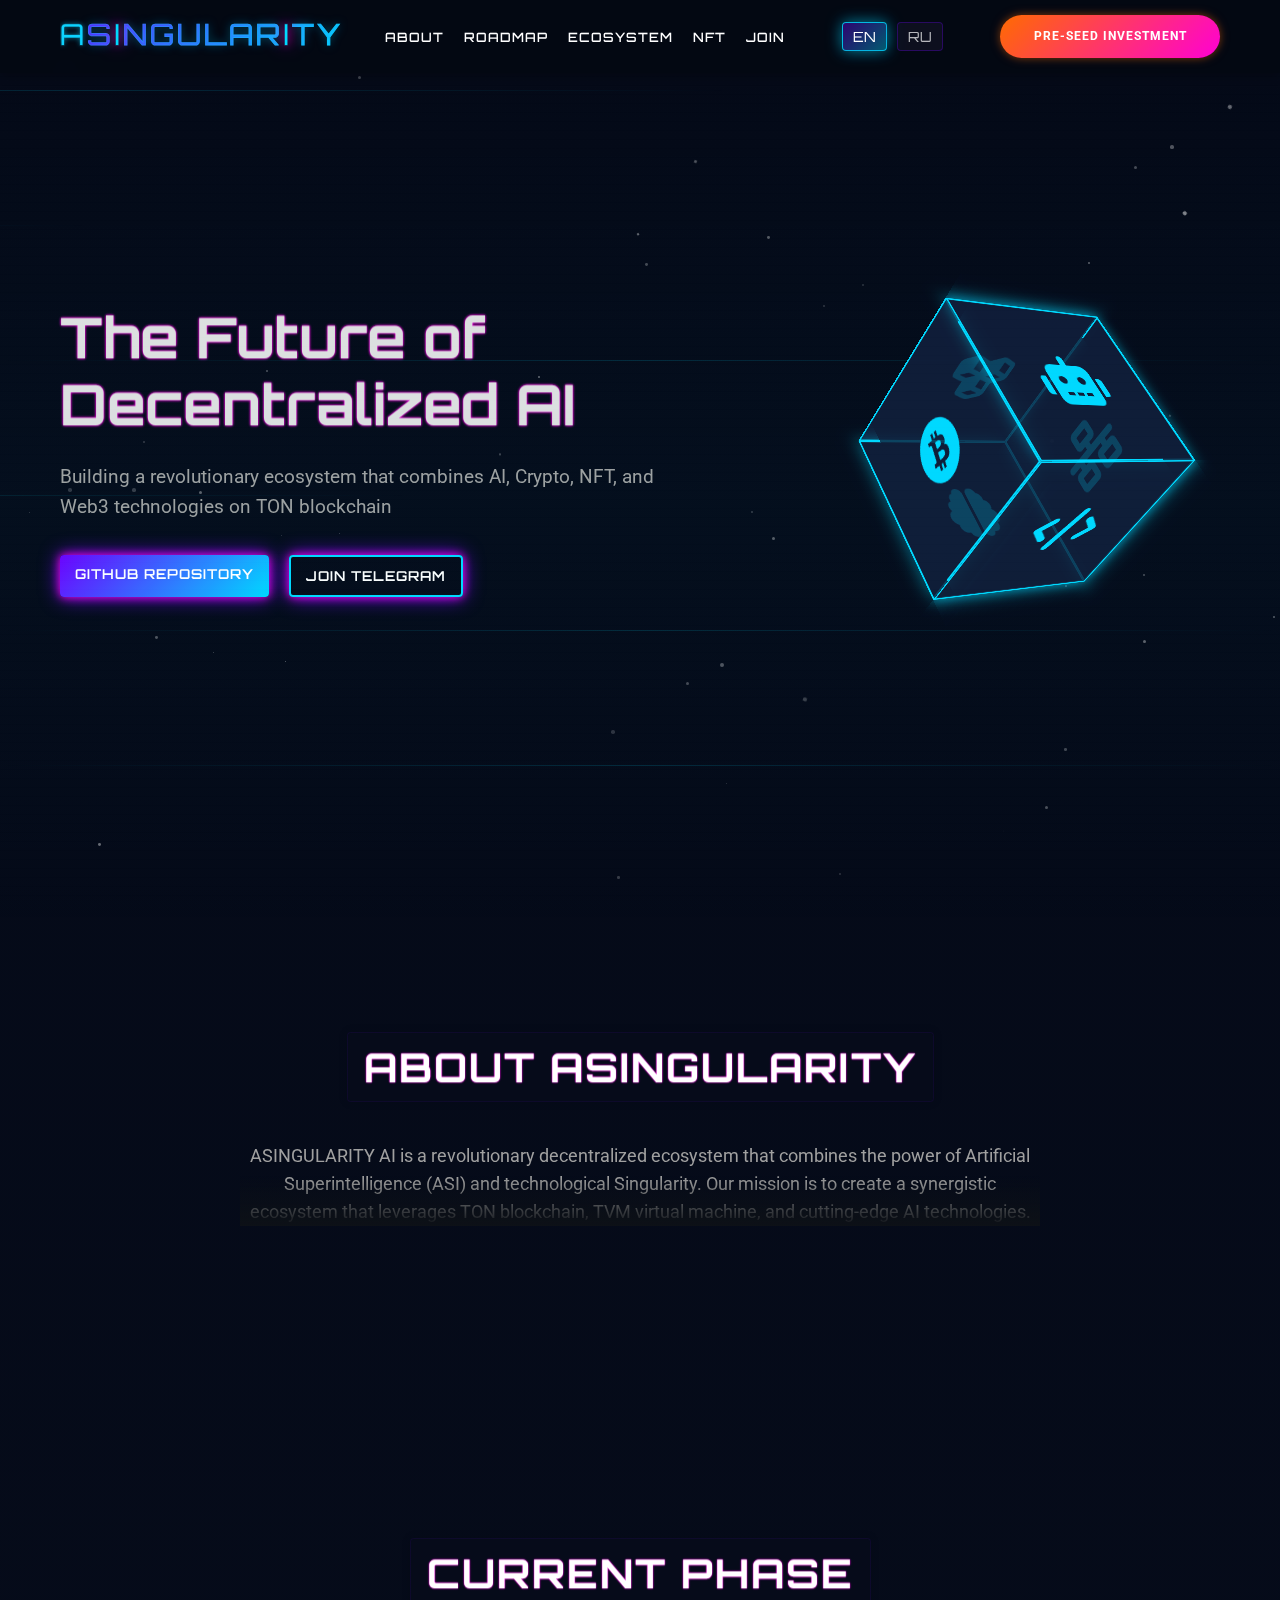
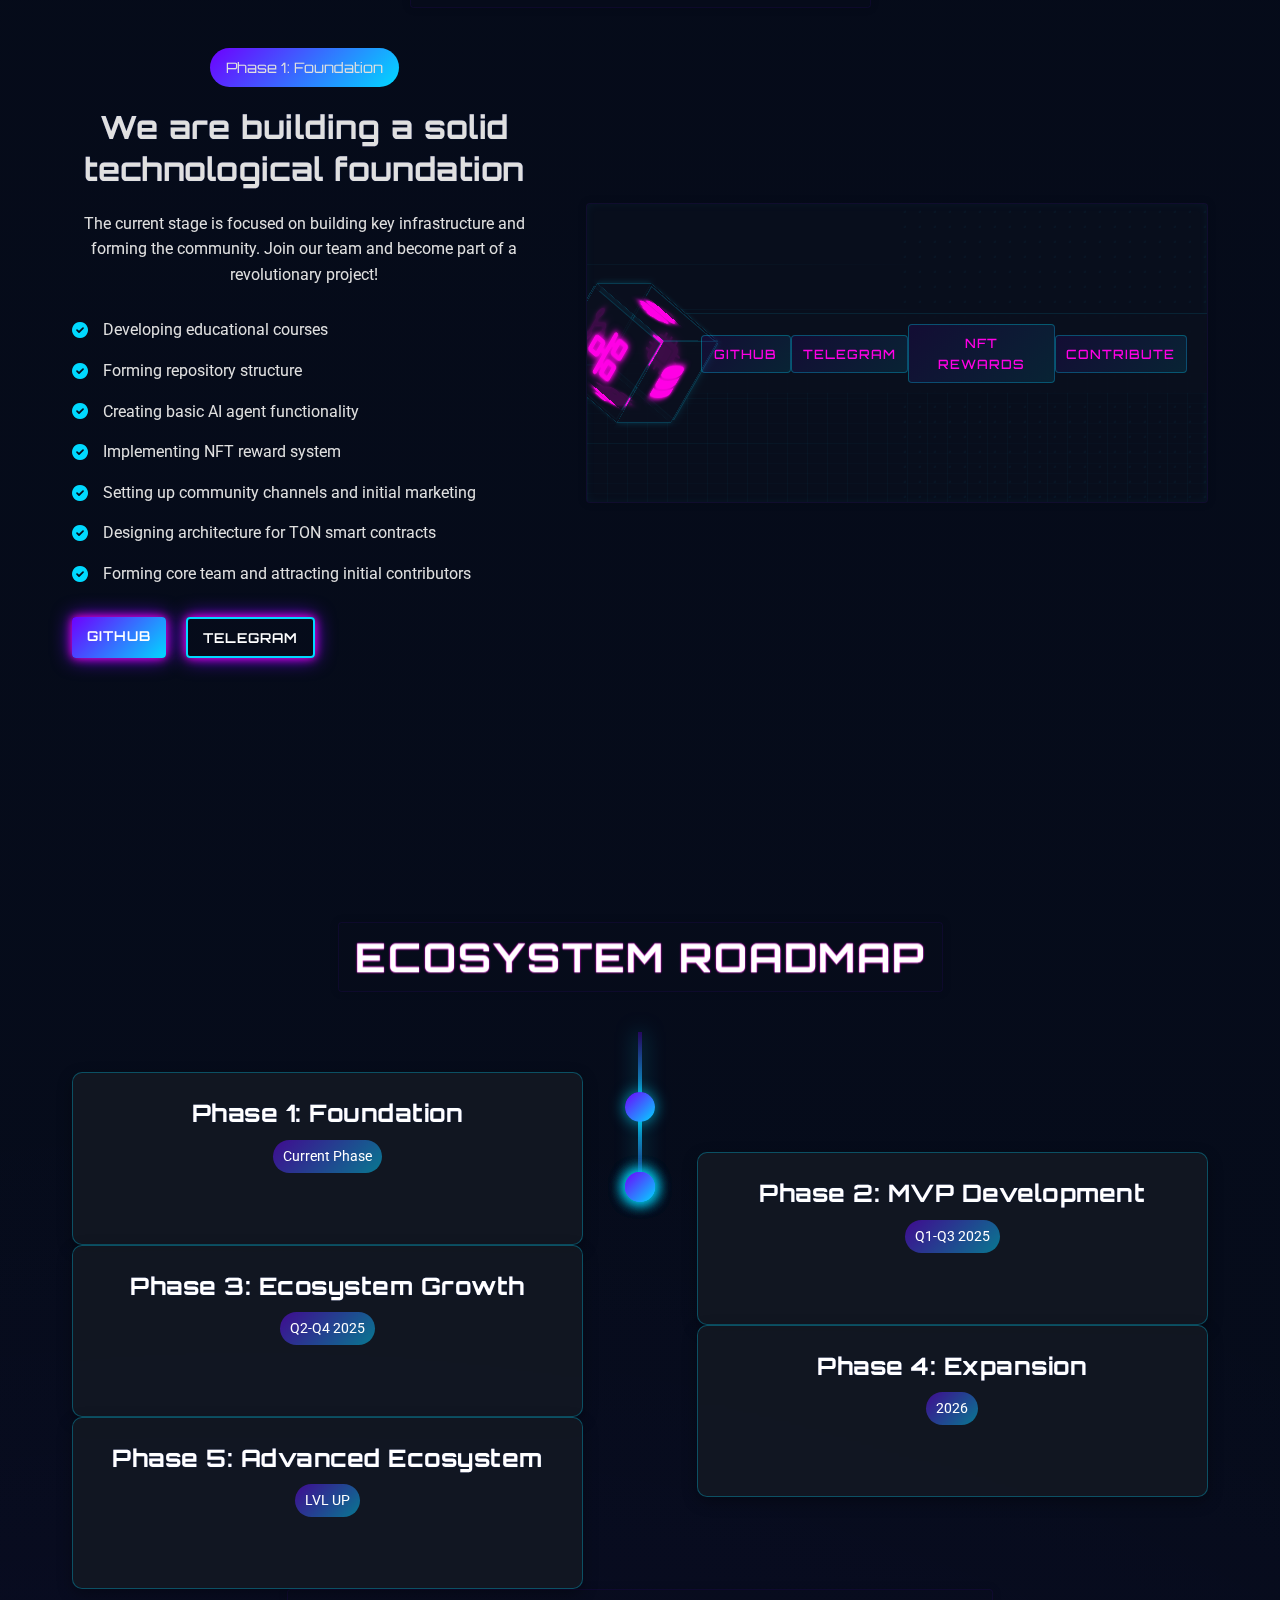
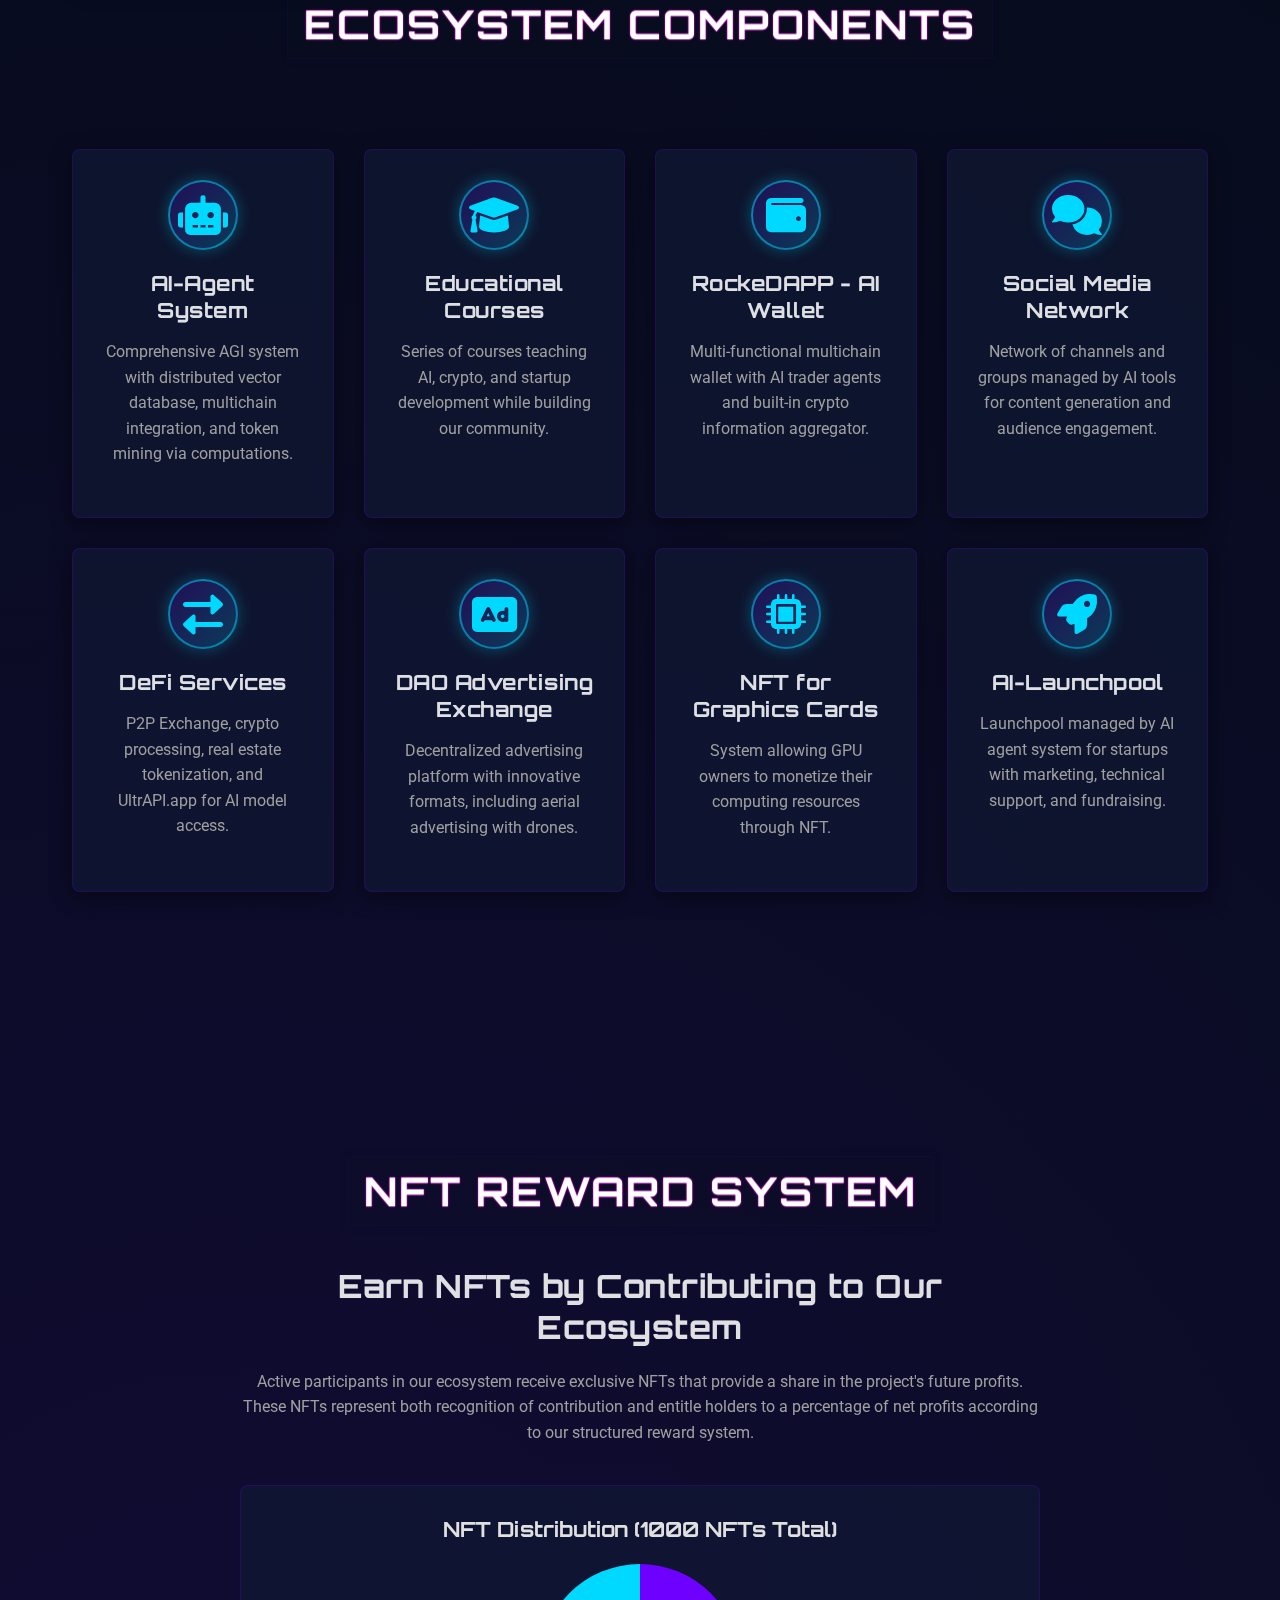
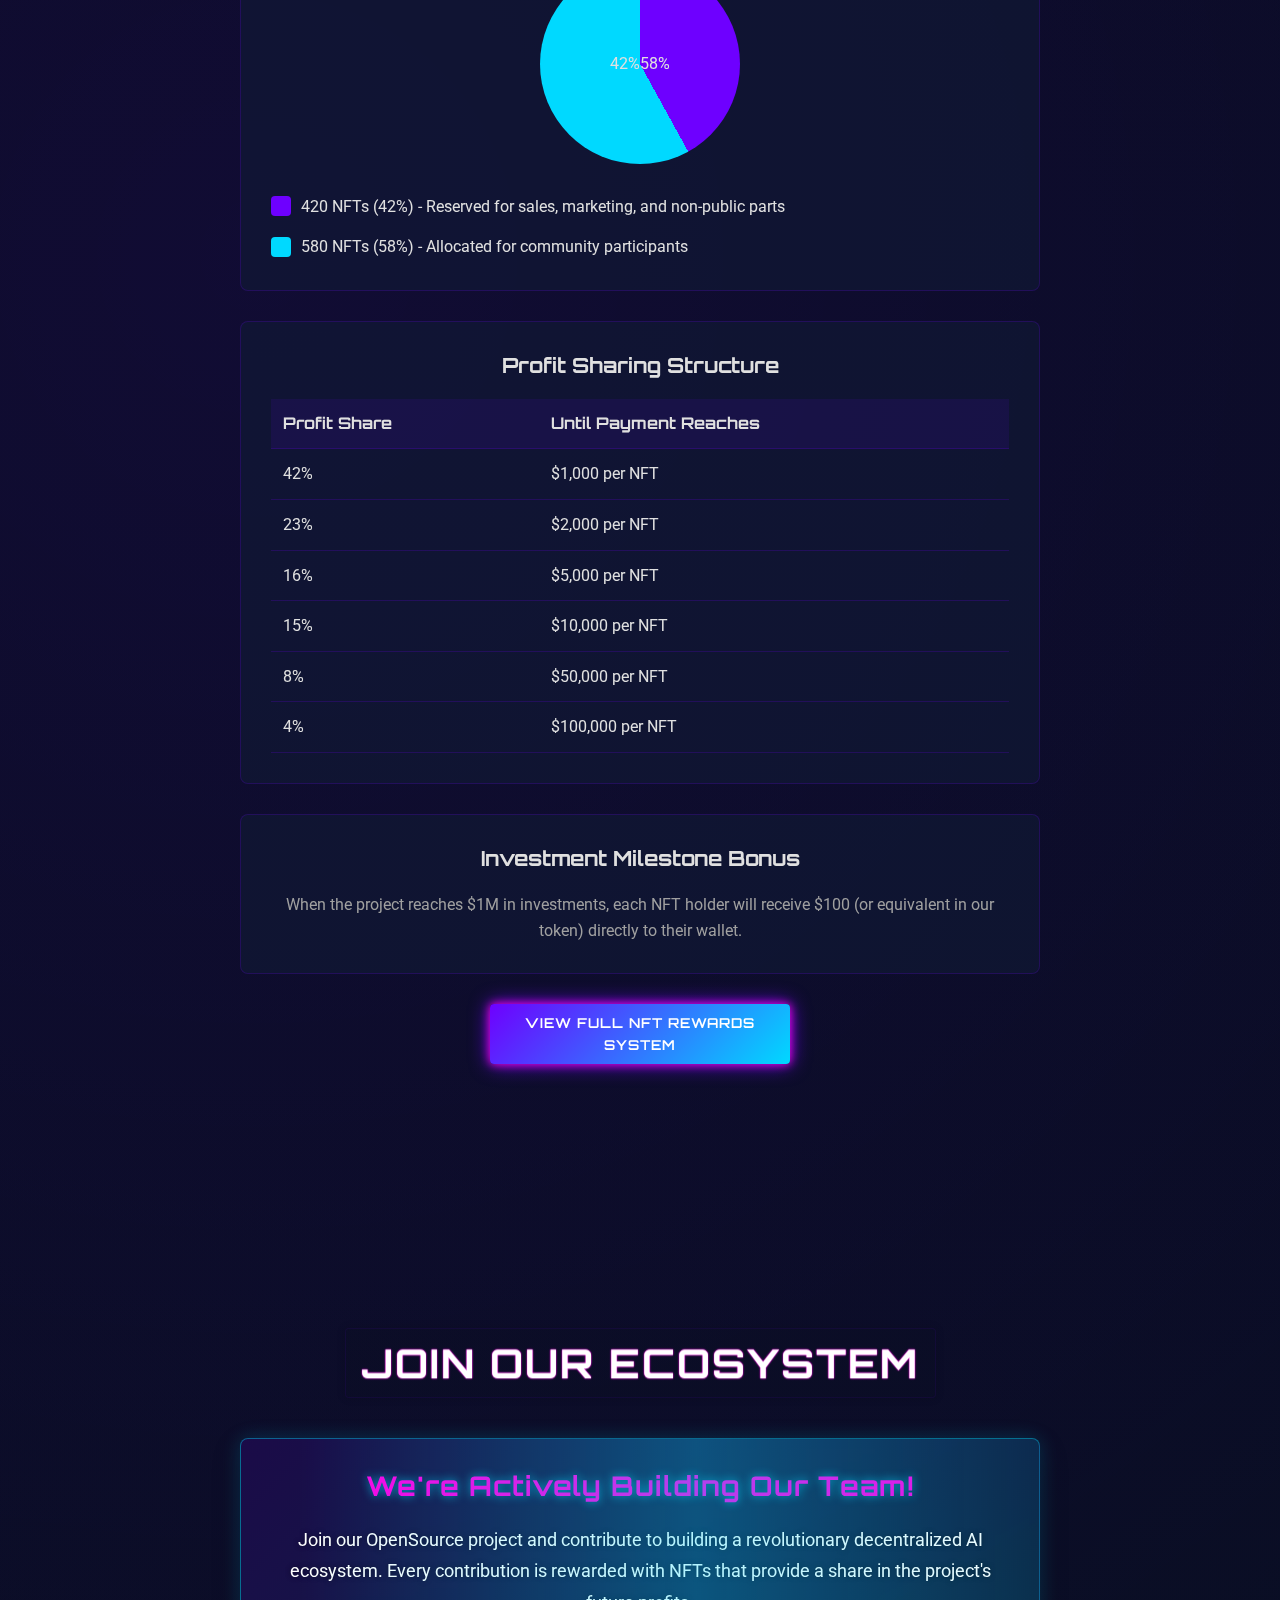
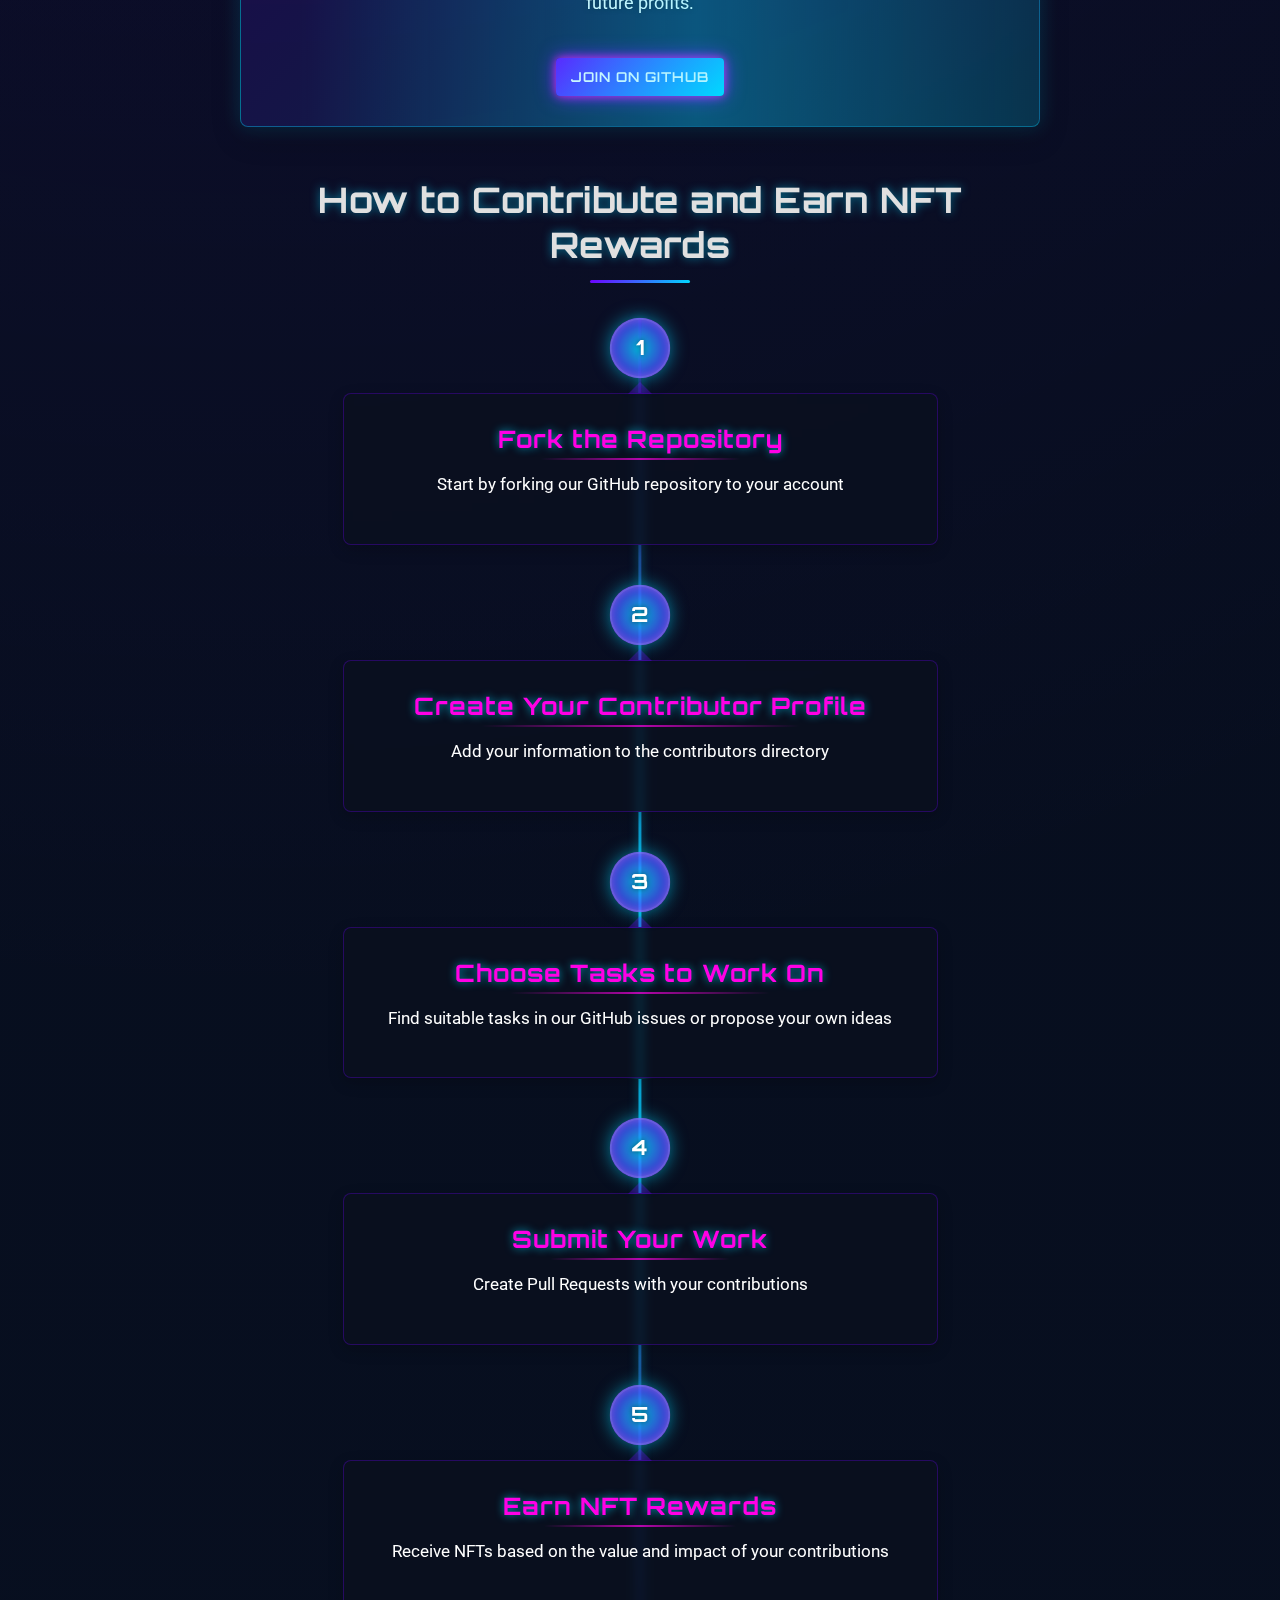
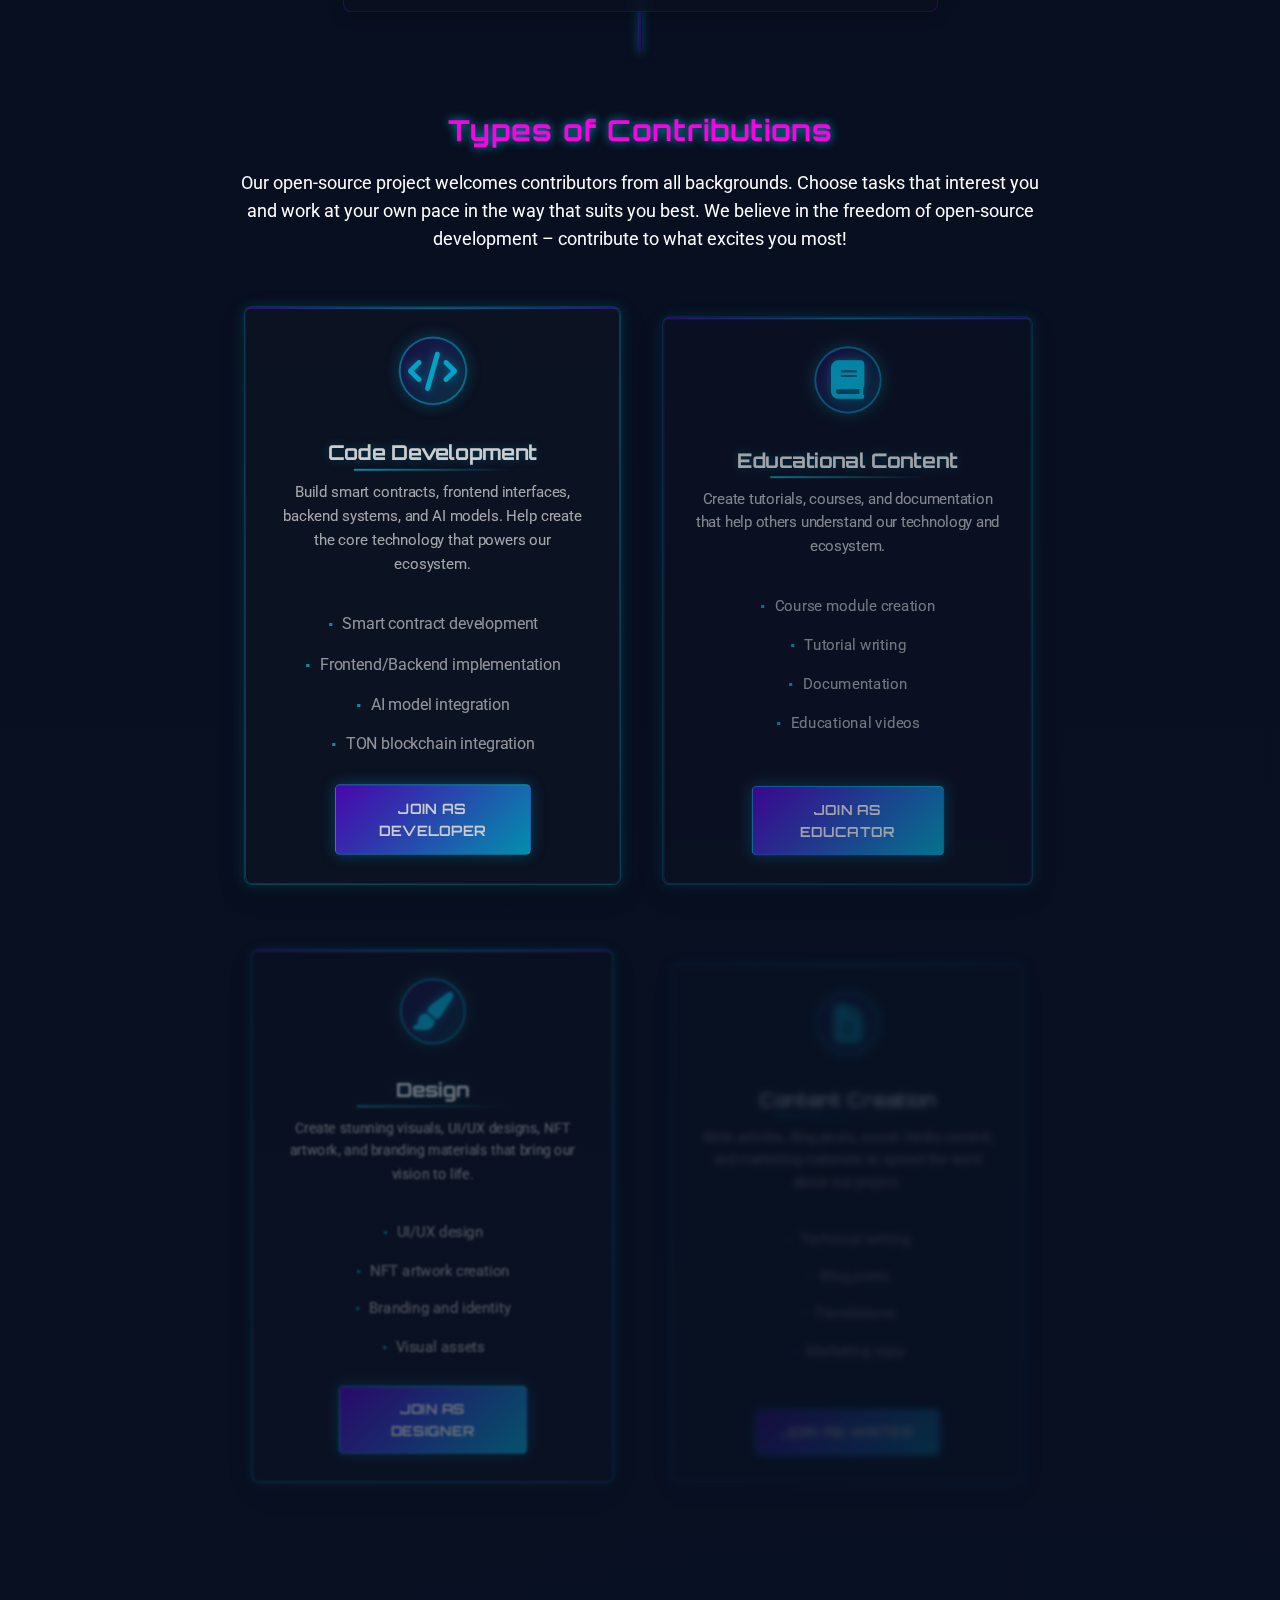
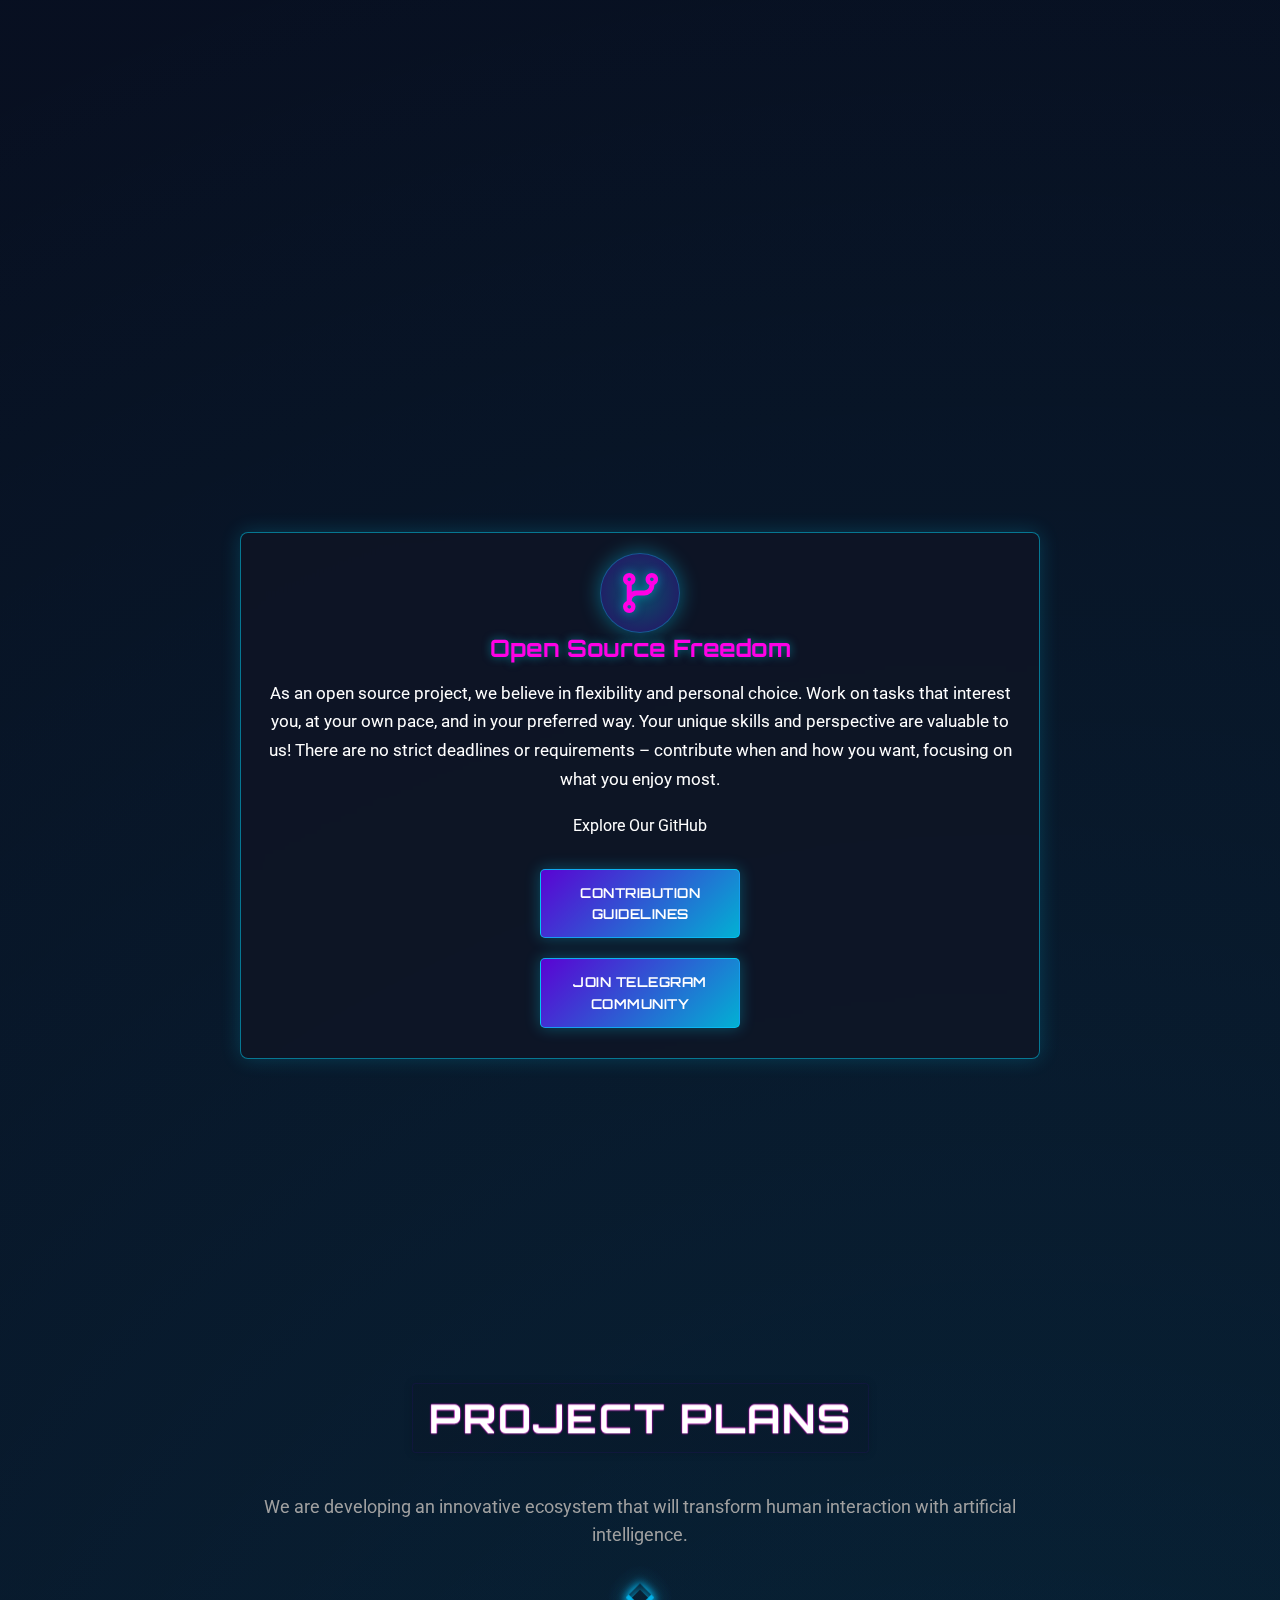
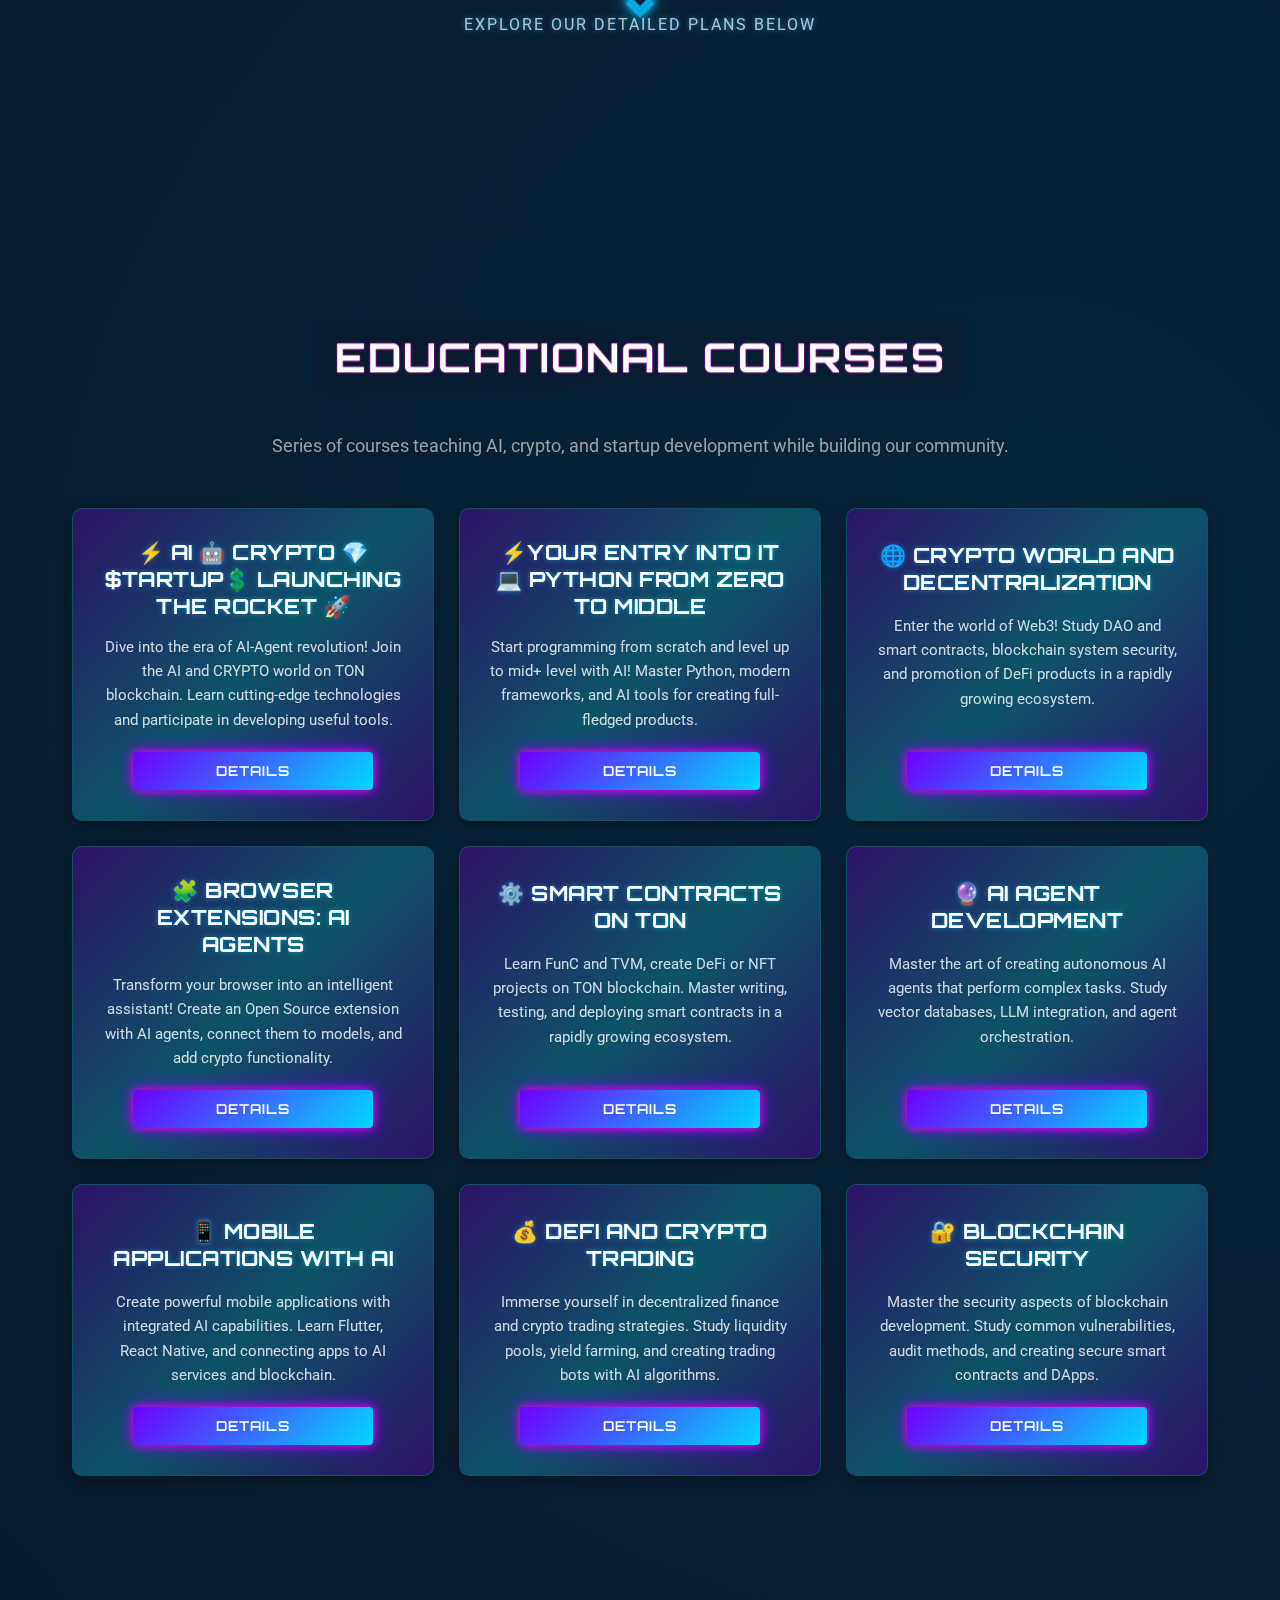
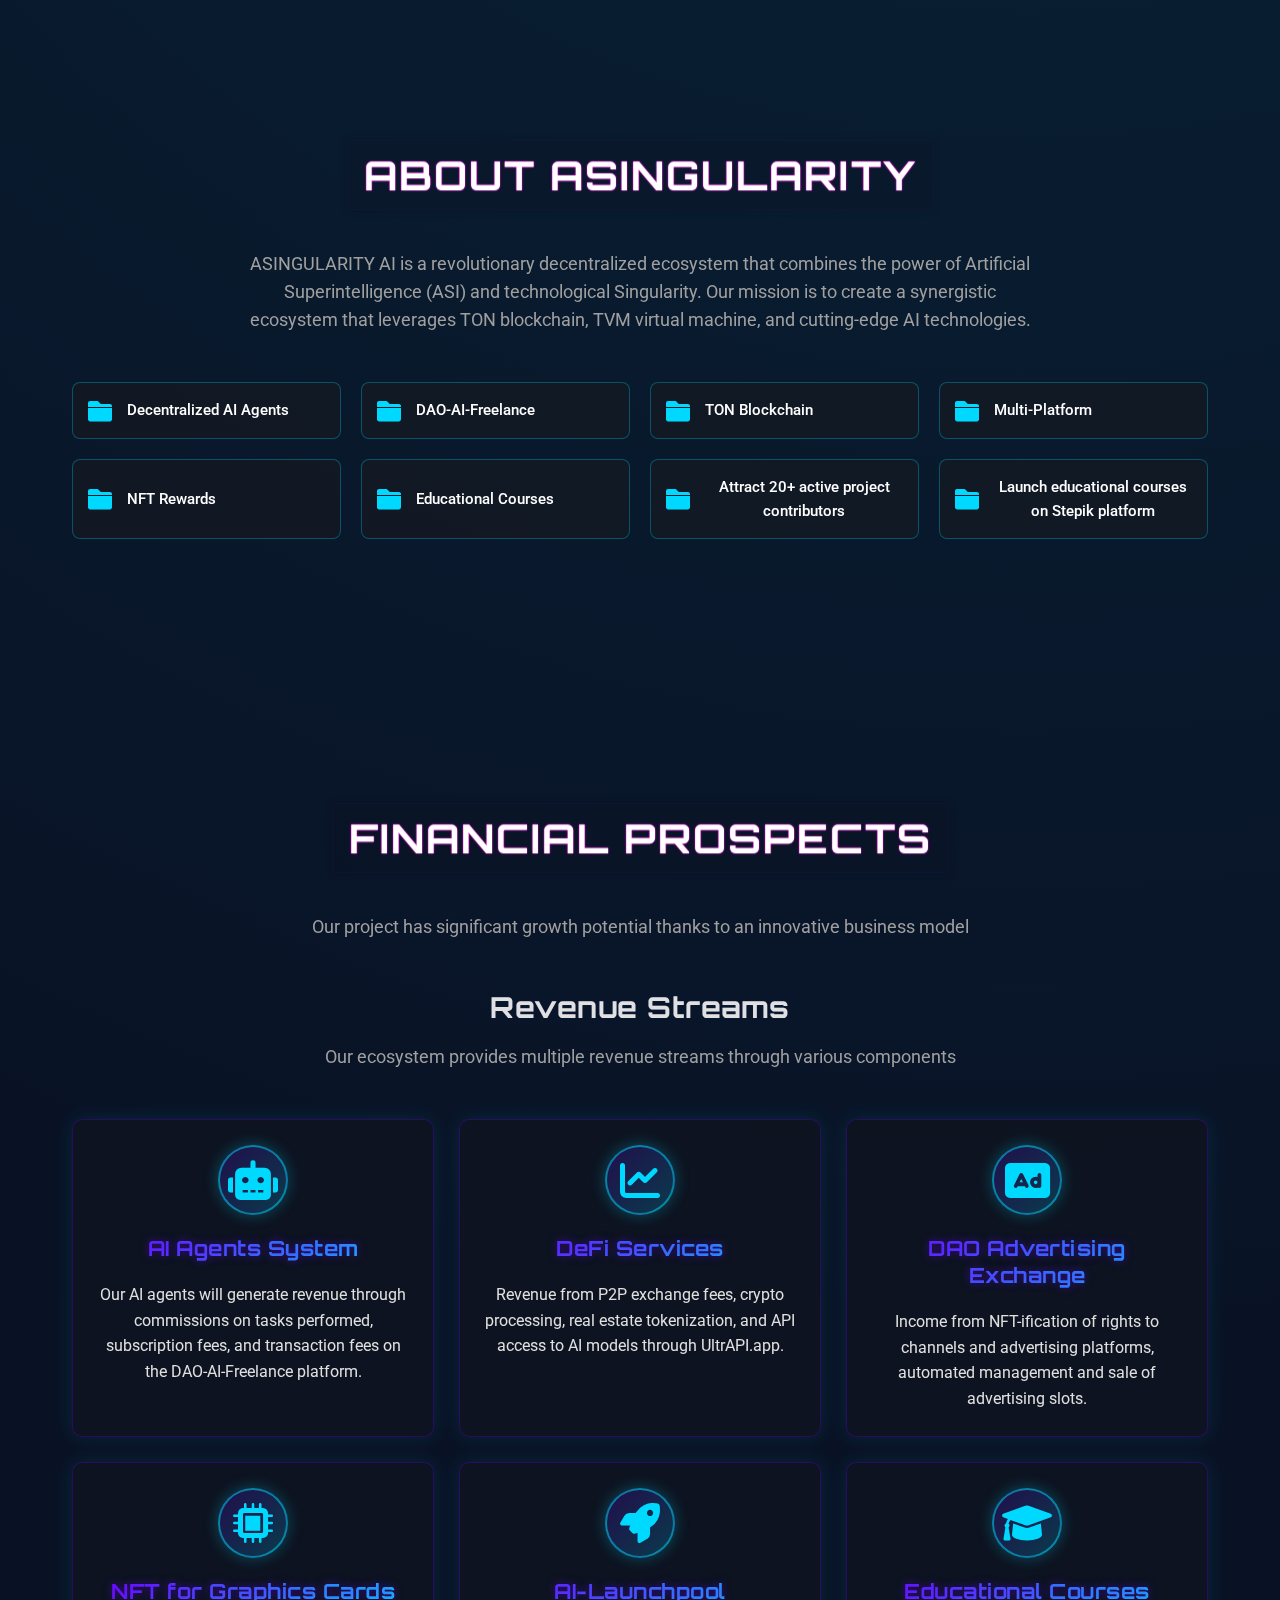
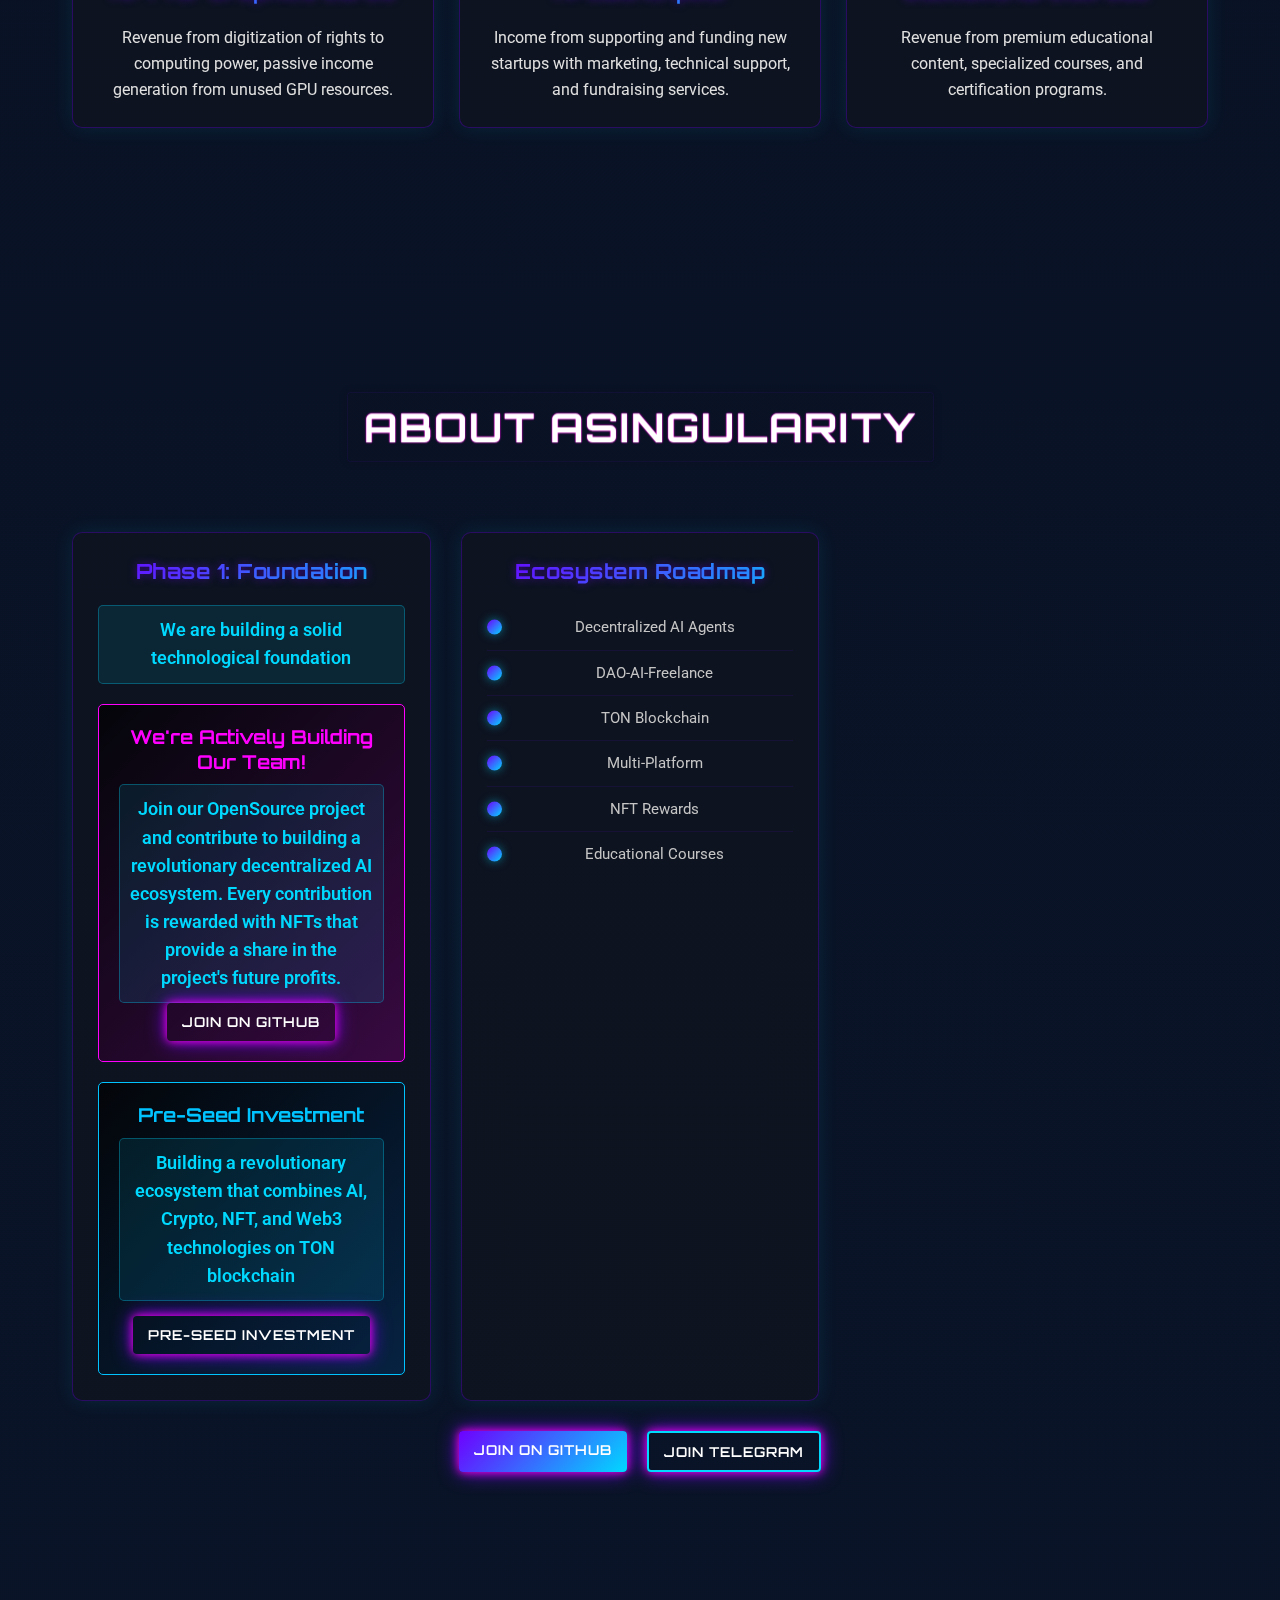
<file: website/index.html>
<!DOCTYPE html>
<html lang="en">
<head>
    <meta charset="UTF-8">
    <meta name="viewport" content="width=device-width, initial-scale=1.0">
    <title>ASINGULARITY AI | Redirecting...</title>
    <meta http-equiv="refresh" content="0;url=src/index.html">
    <style>
        body {
            font-family: Arial, sans-serif;
            background-color: #050a18;
            color: #ffffff;
            display: flex;
            justify-content: center;
            align-items: center;
            height: 100vh;
            margin: 0;
            padding: 0;
        }
        .loader {
            border: 5px solid rgba(0, 0, 0, 0.1);
            border-radius: 50%;
            border-top: 5px solid #6e00ff;
            width: 50px;
            height: 50px;
            animation: spin 1s linear infinite;
            margin-bottom: 20px;
        }
        @keyframes spin {
            0% { transform: rotate(0deg); }
            100% { transform: rotate(360deg); }
        }
        .container {
            text-align: center;
        }
        h1 {
            margin-bottom: 10px;
        }
        p {
            color: #a0a0a0;
        }
    </style>
</head>
<body>
    <div class="container">
        <div class="loader"></div>
        <h1>ASINGULARITY AI</h1>
        <p>Redirecting to the main page...</p>
    </div>
</body>
</html>
</file>
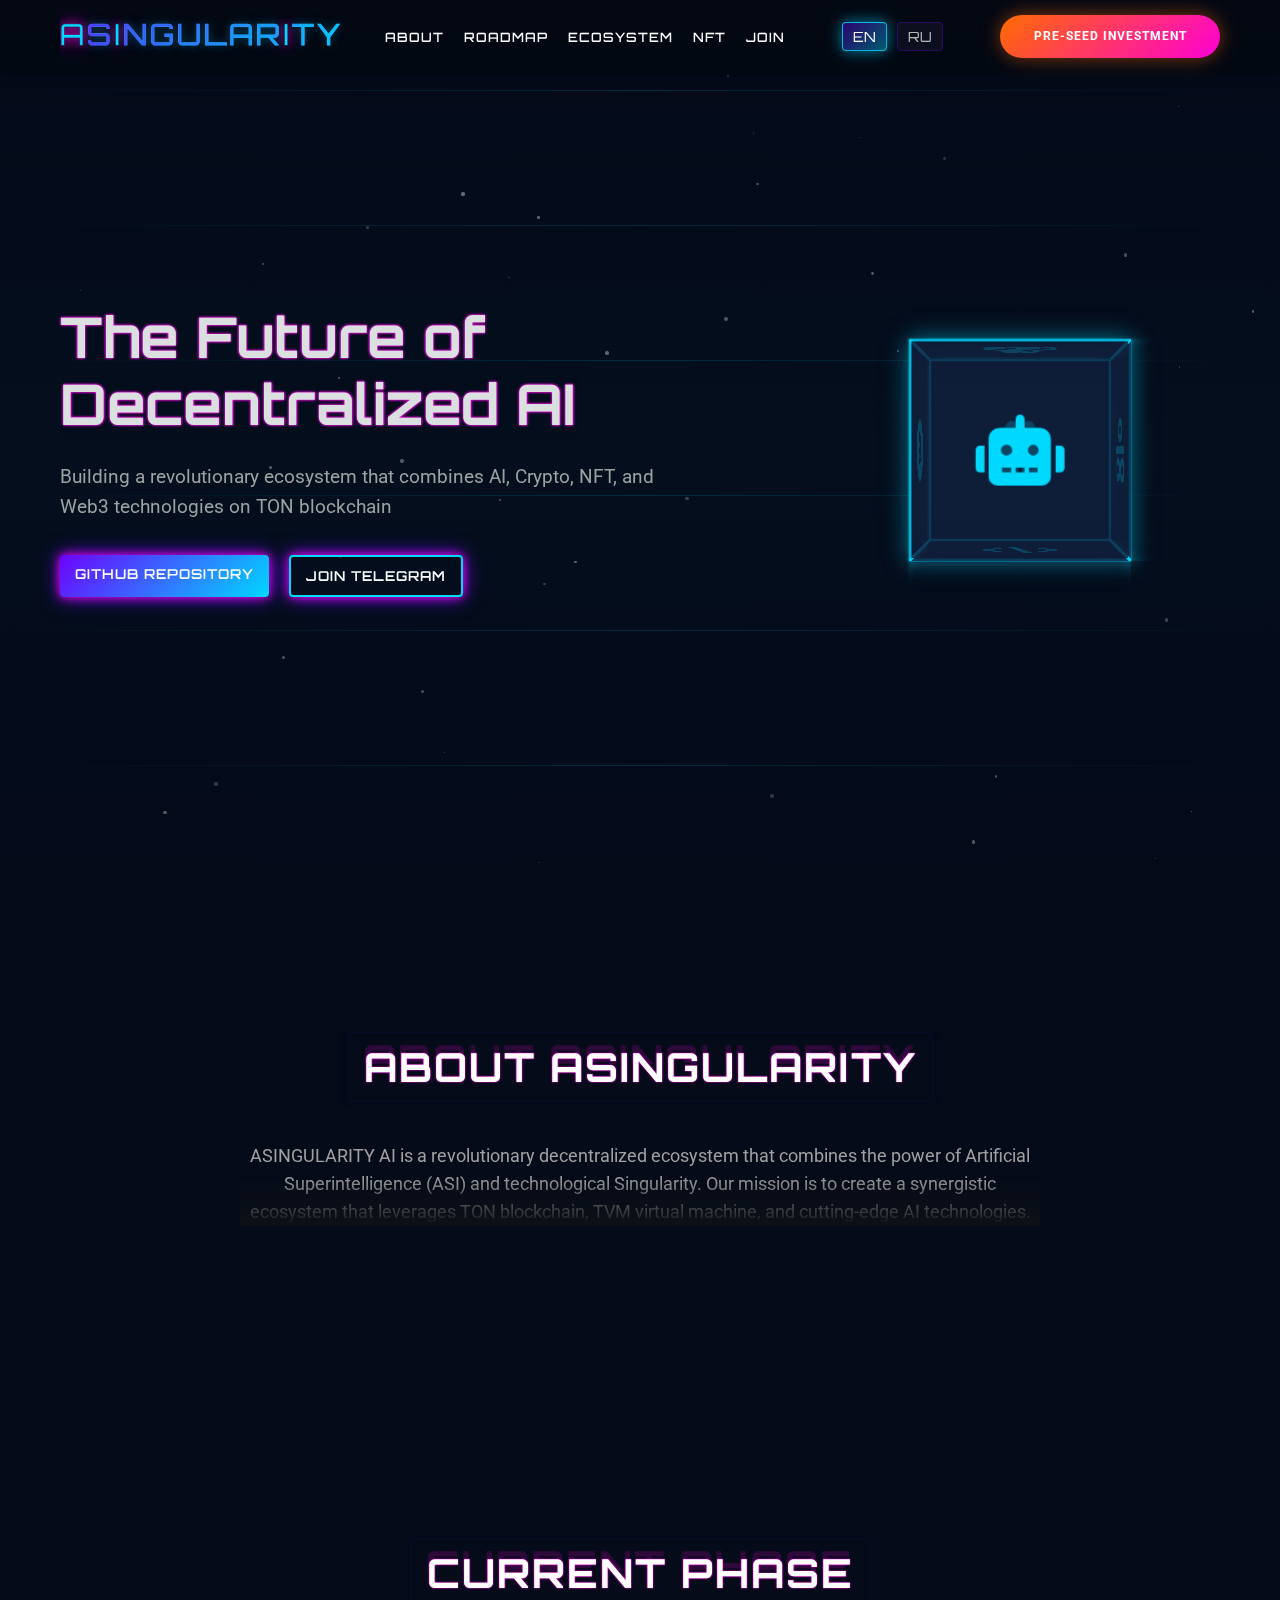
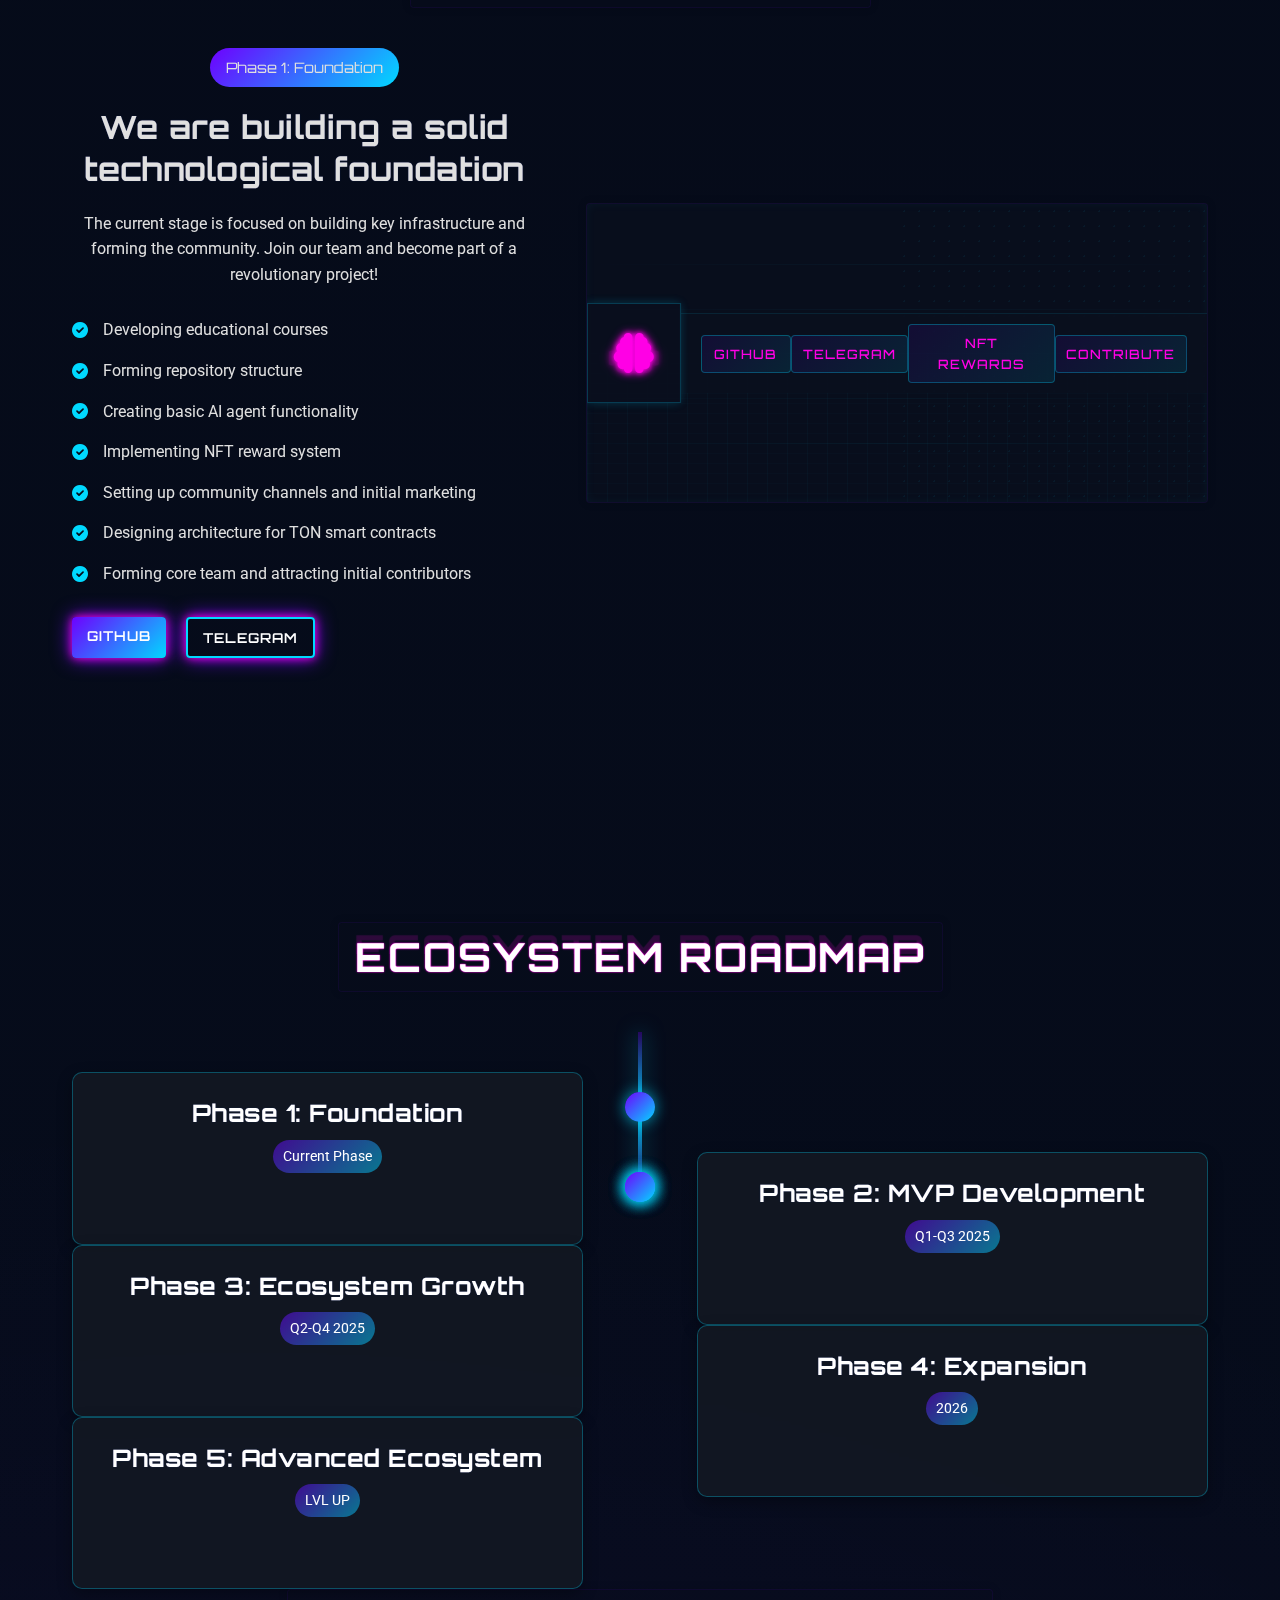
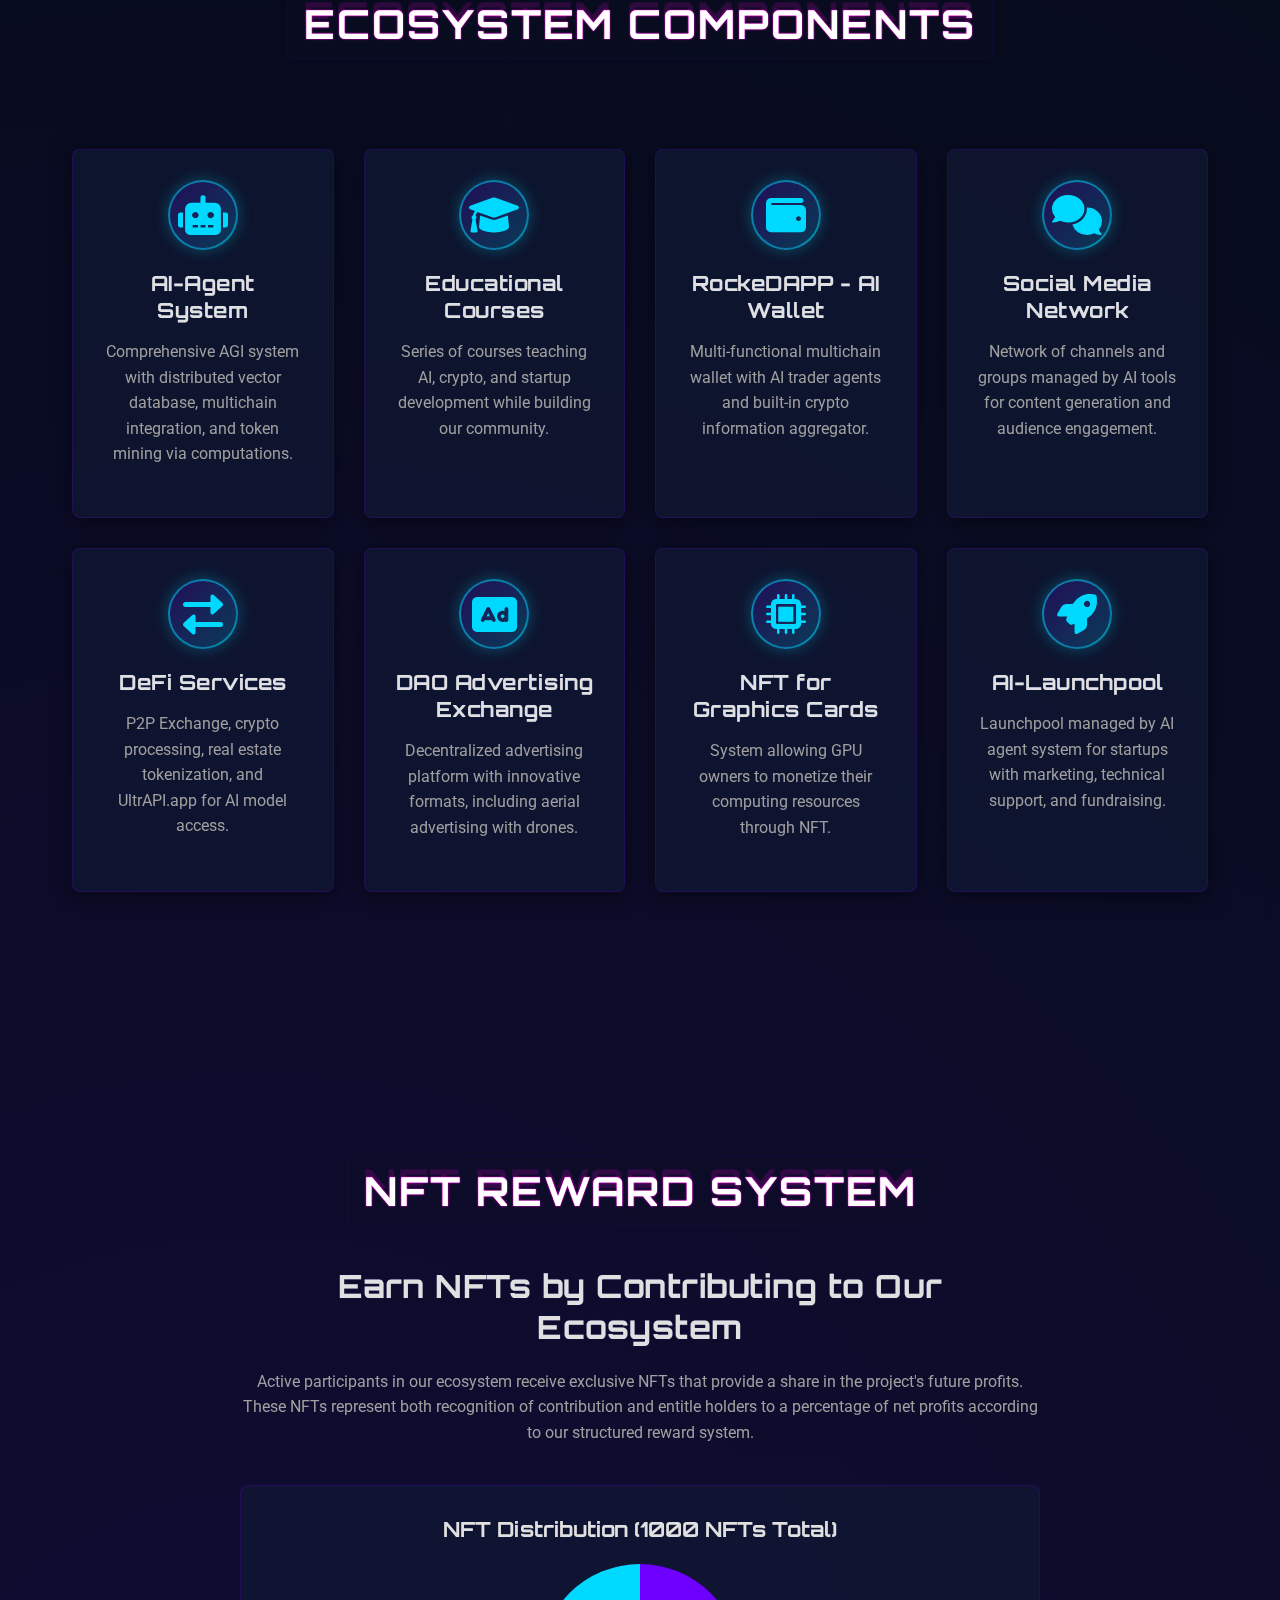
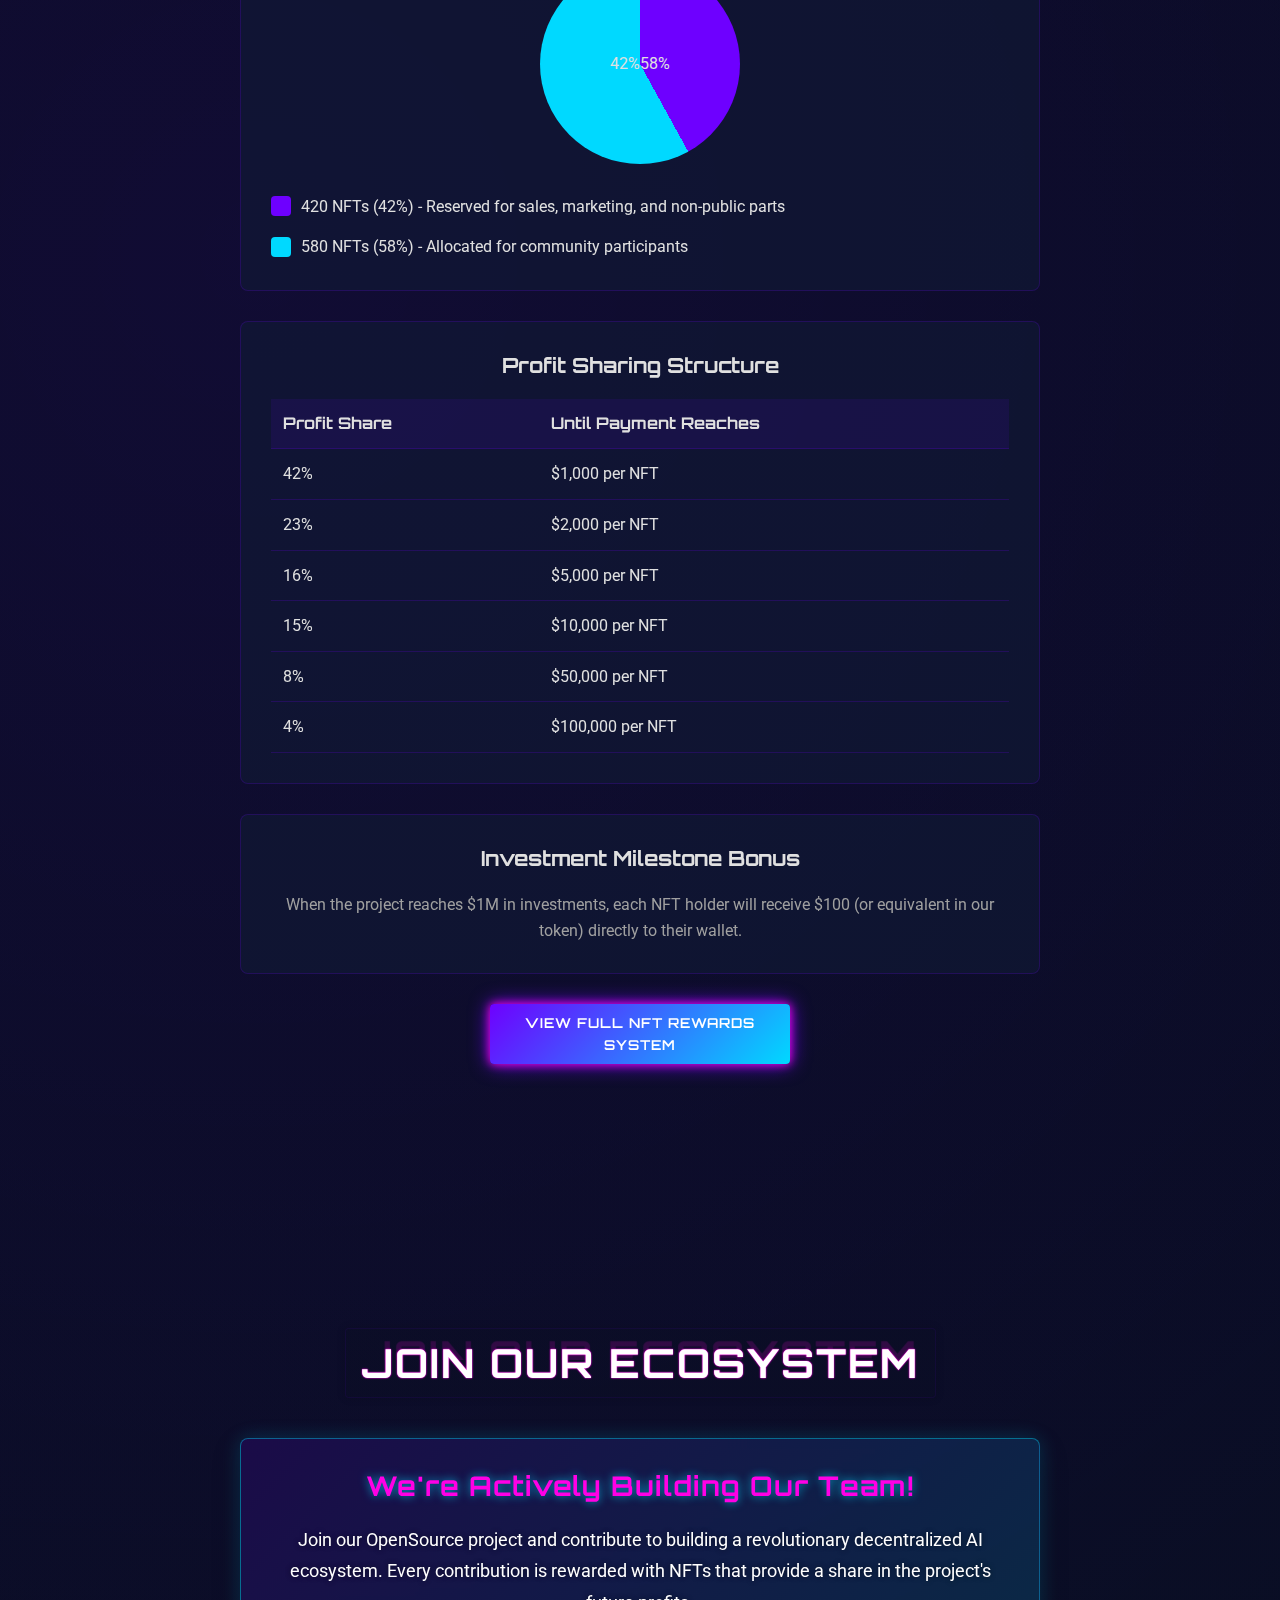
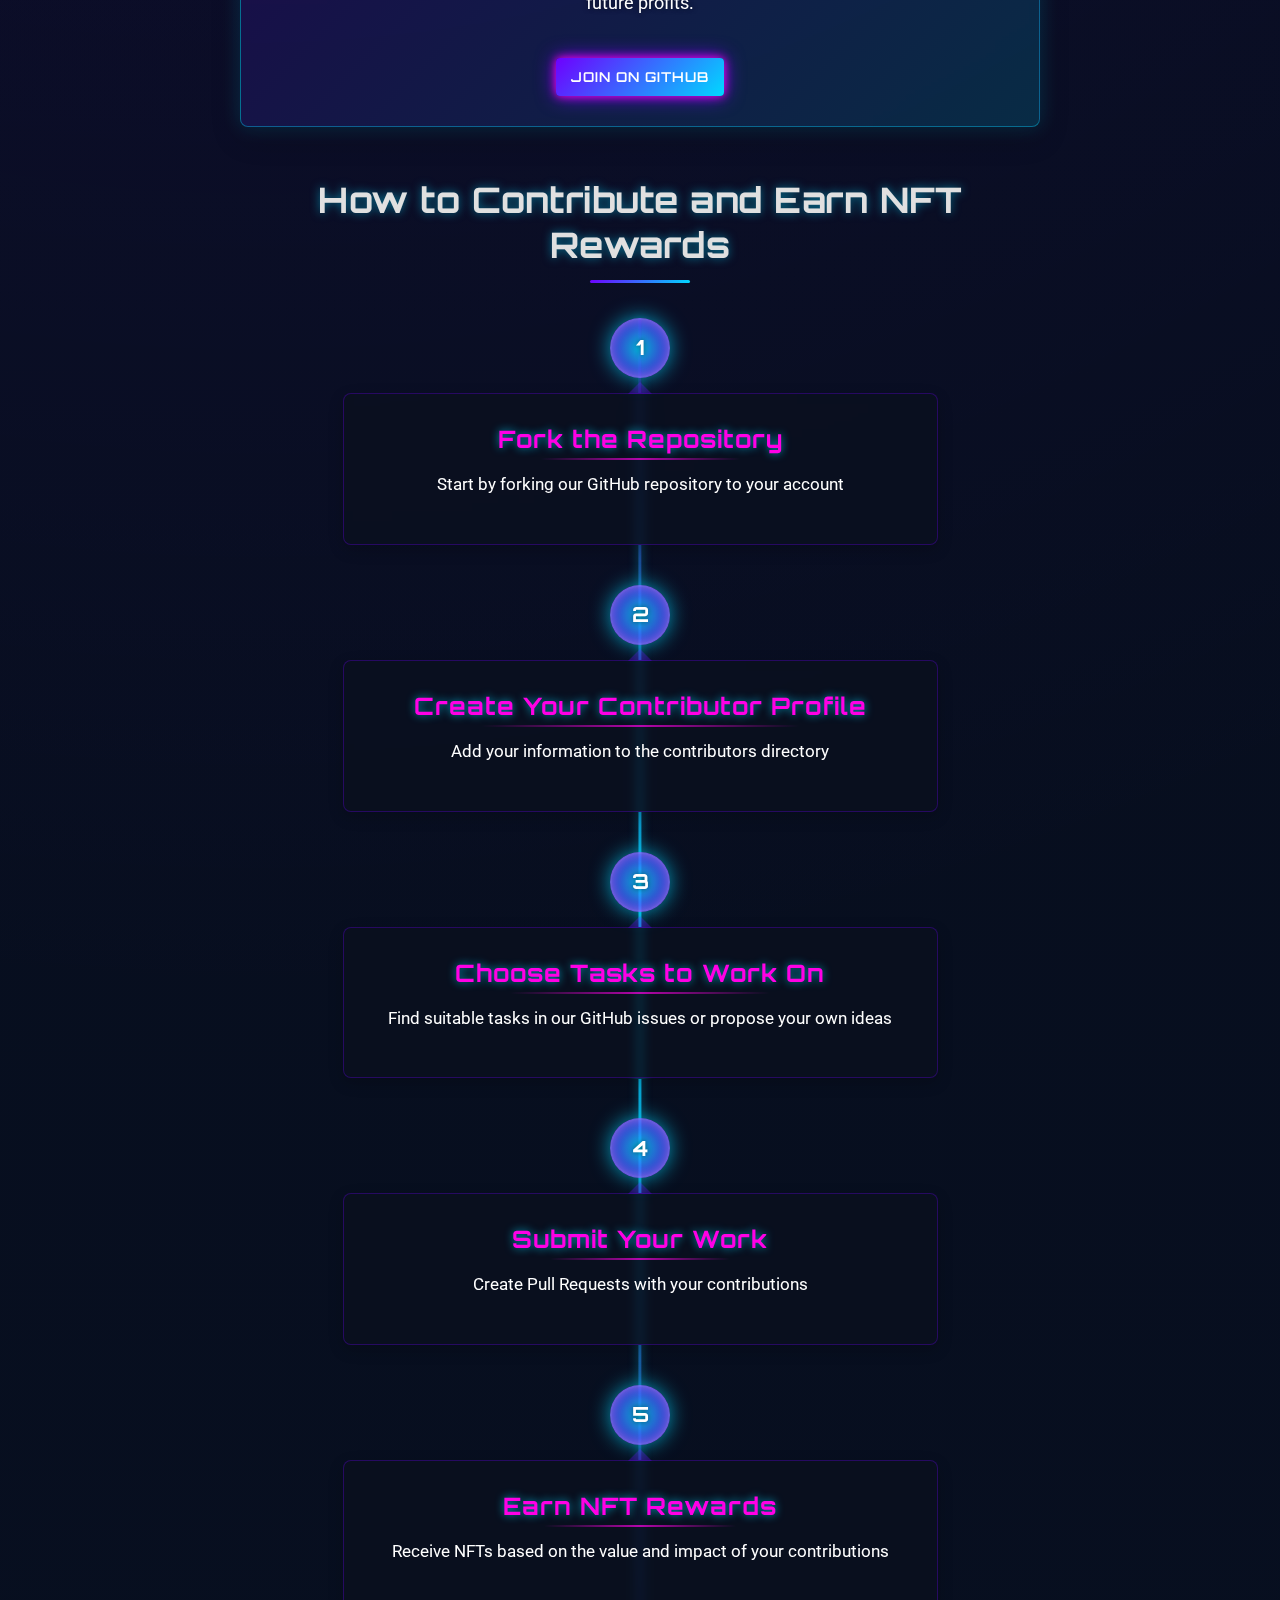
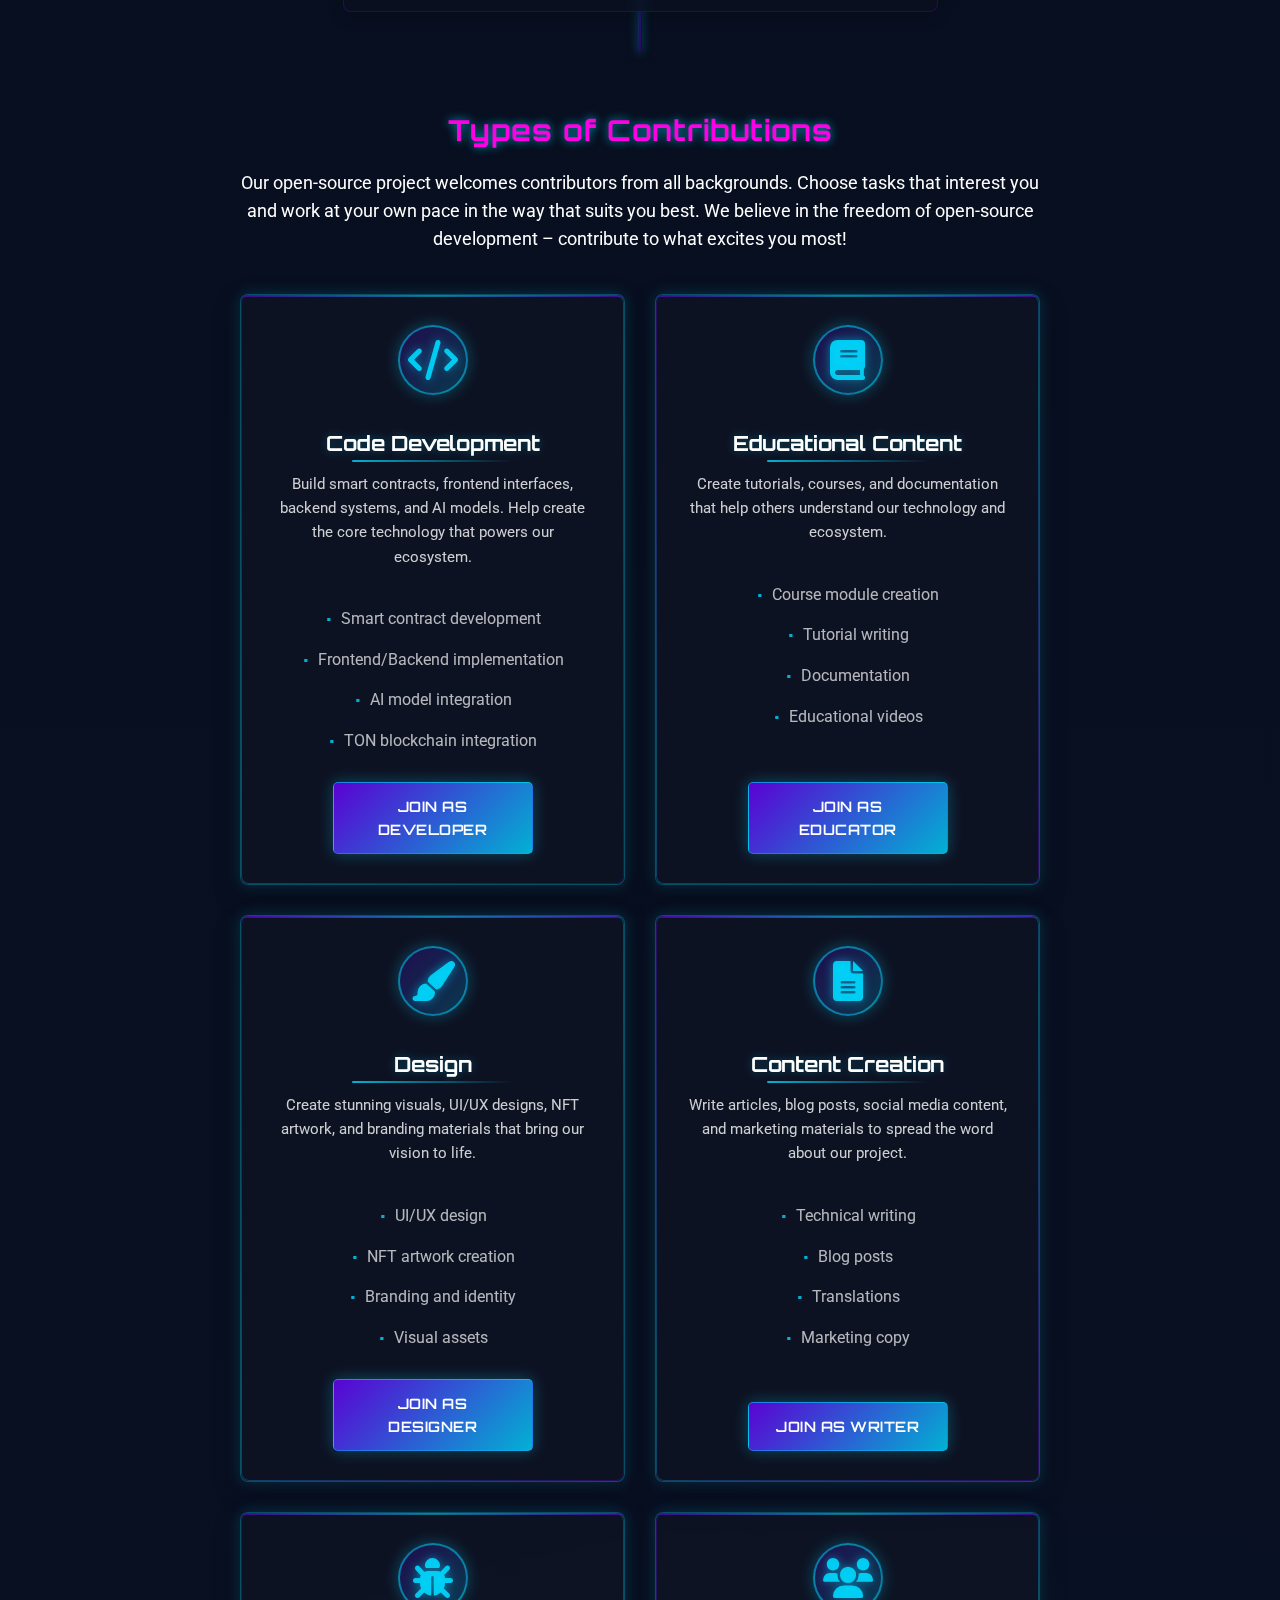
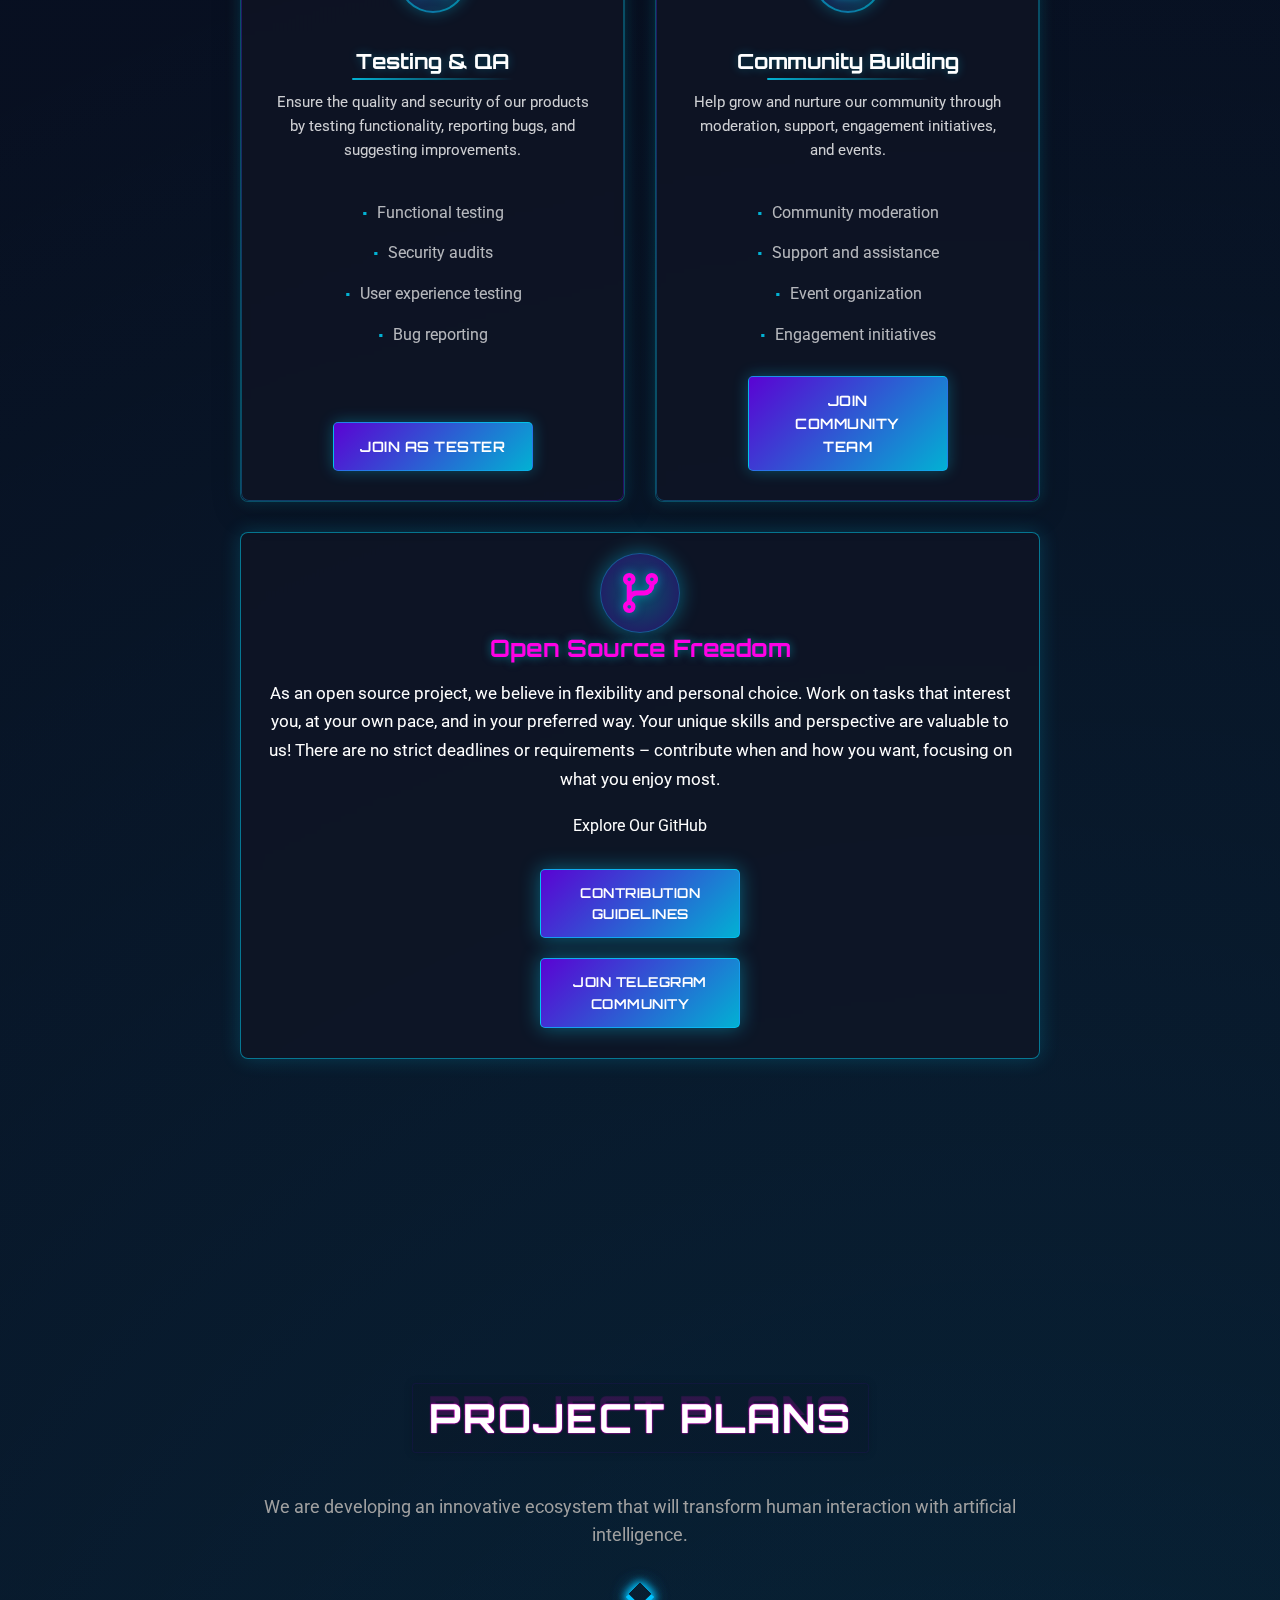
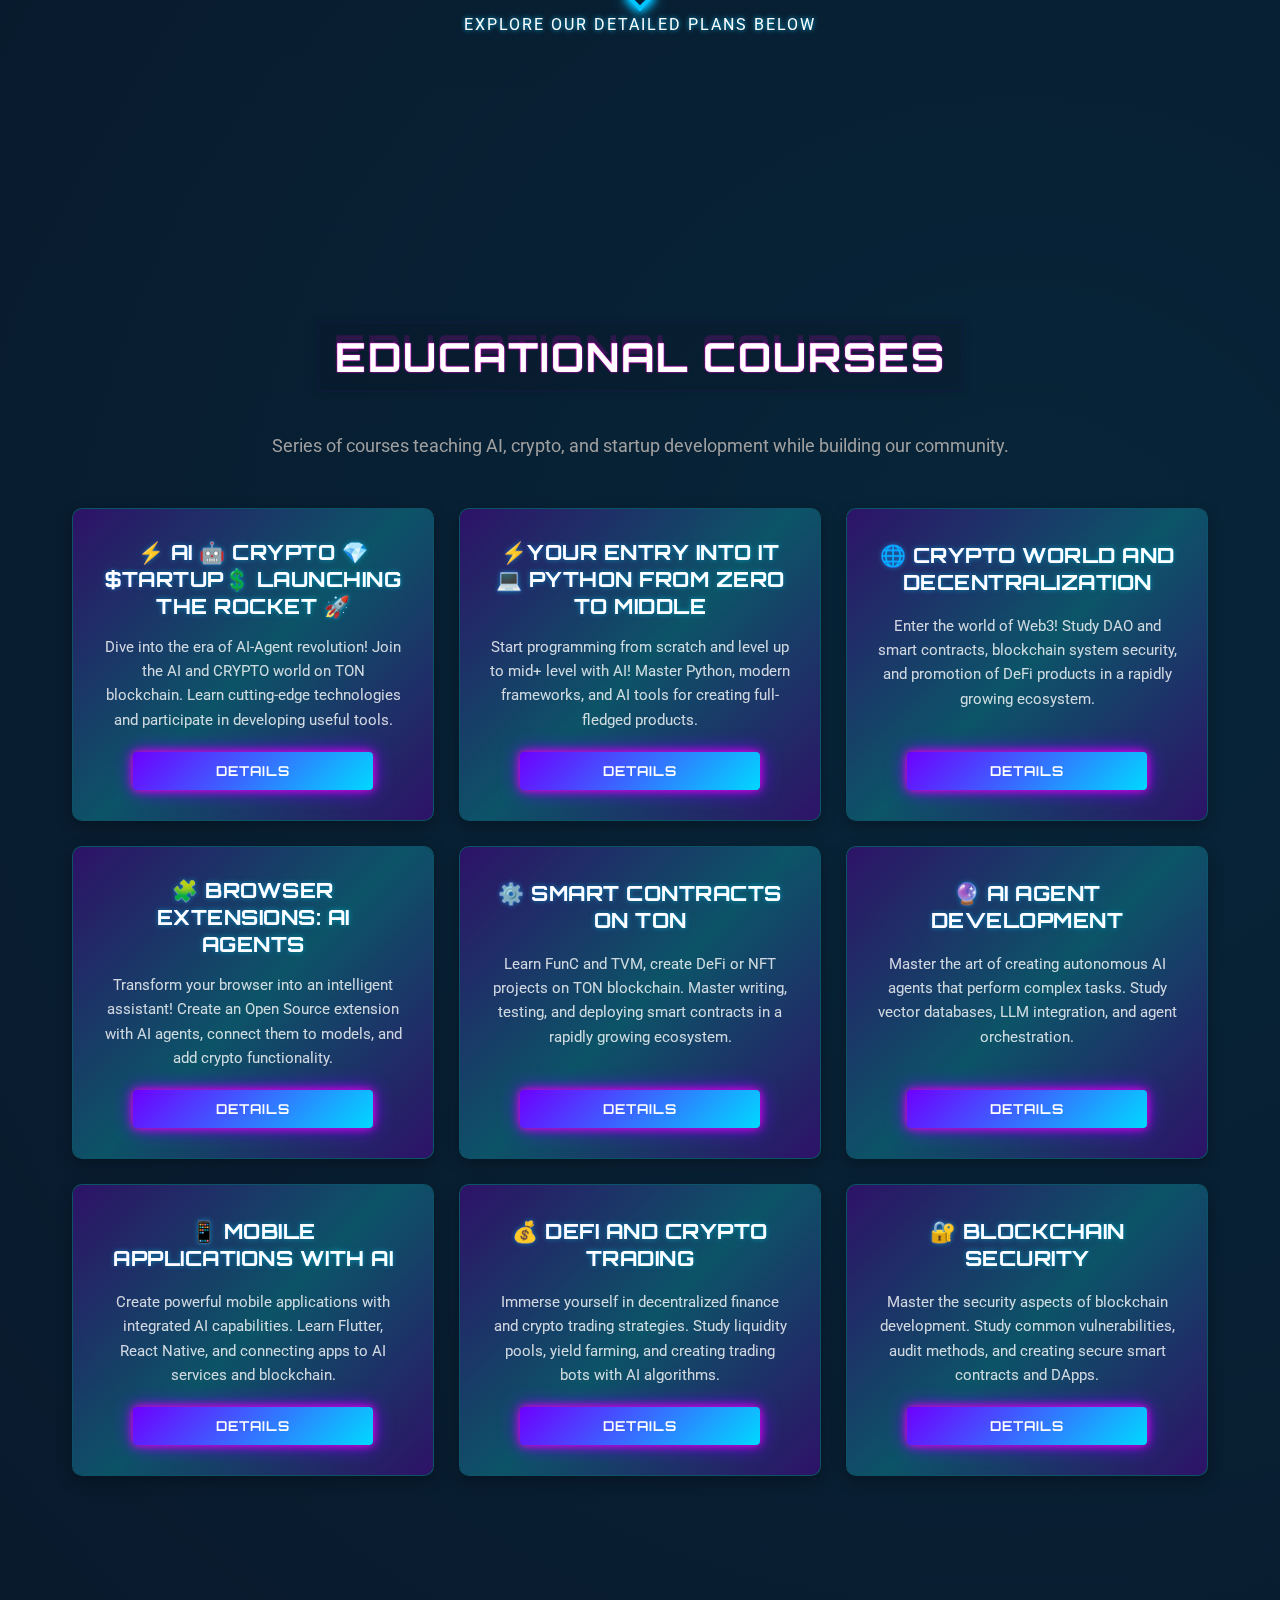
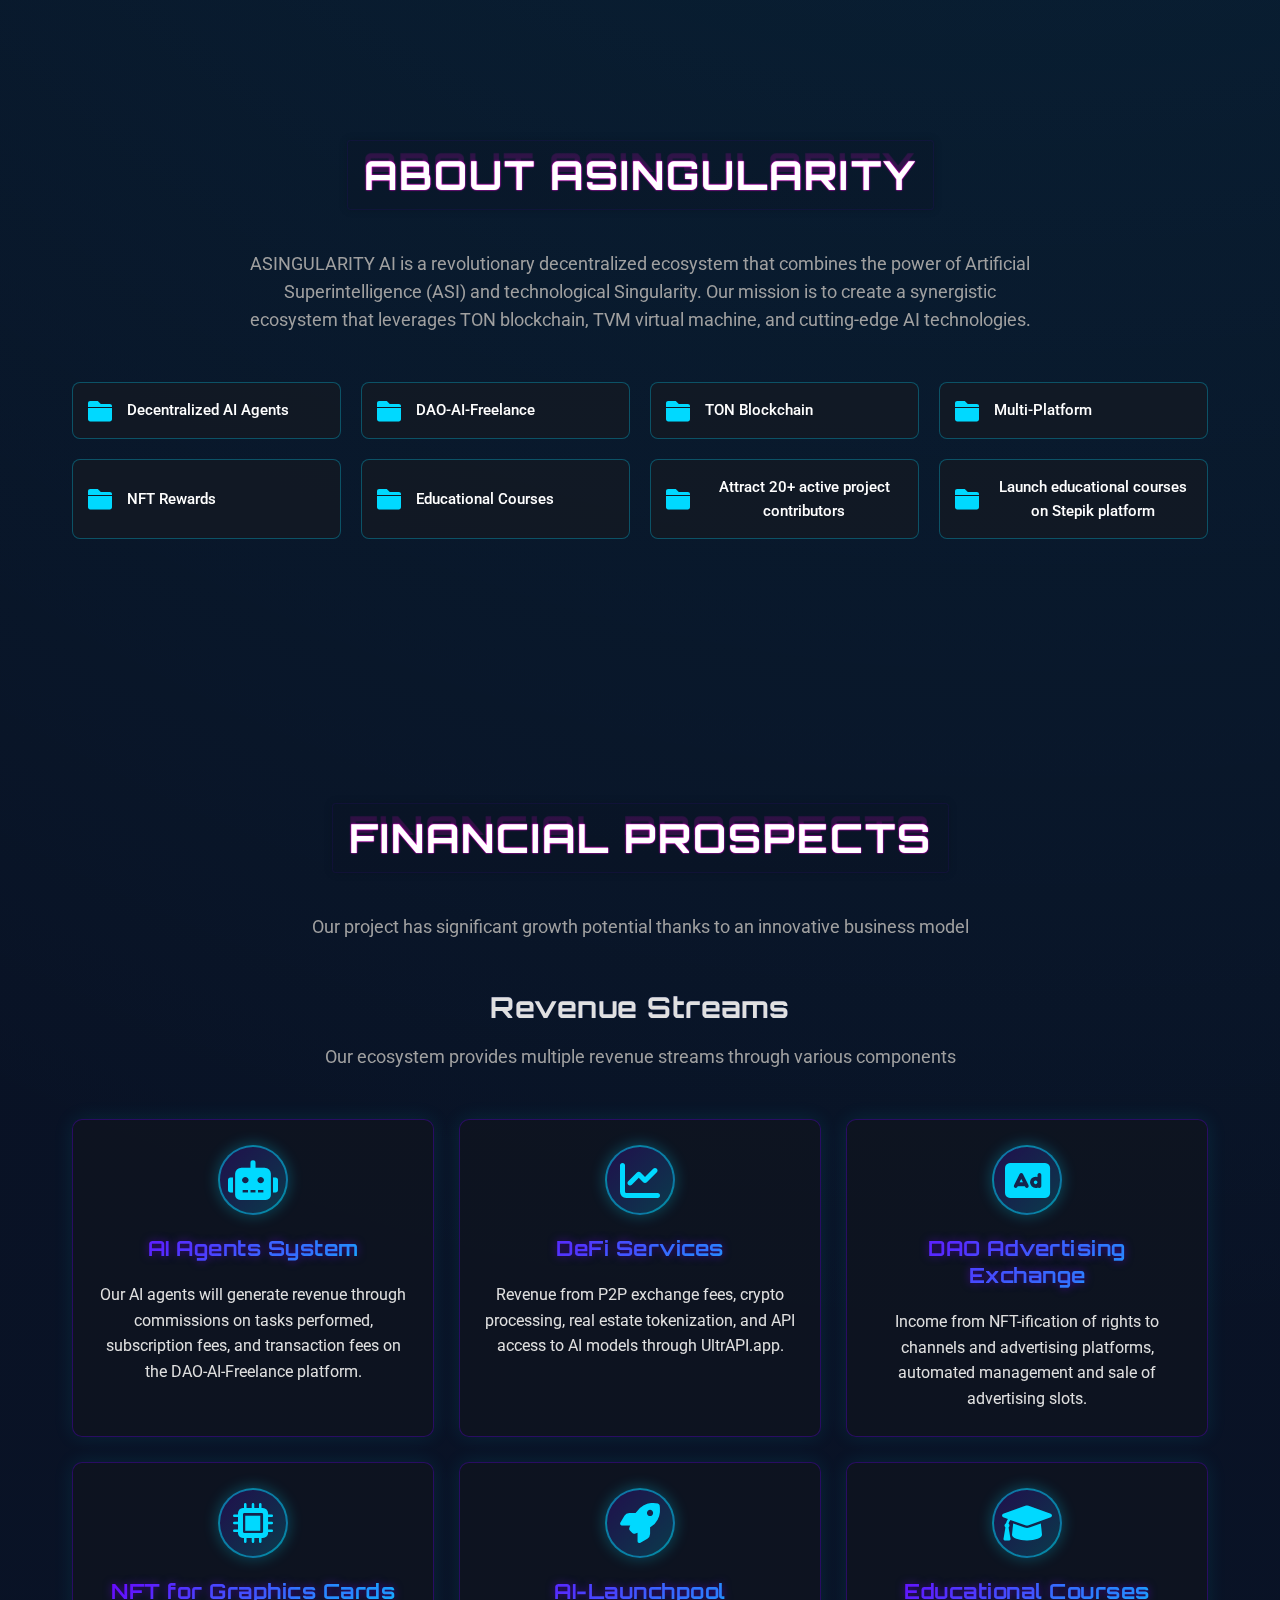
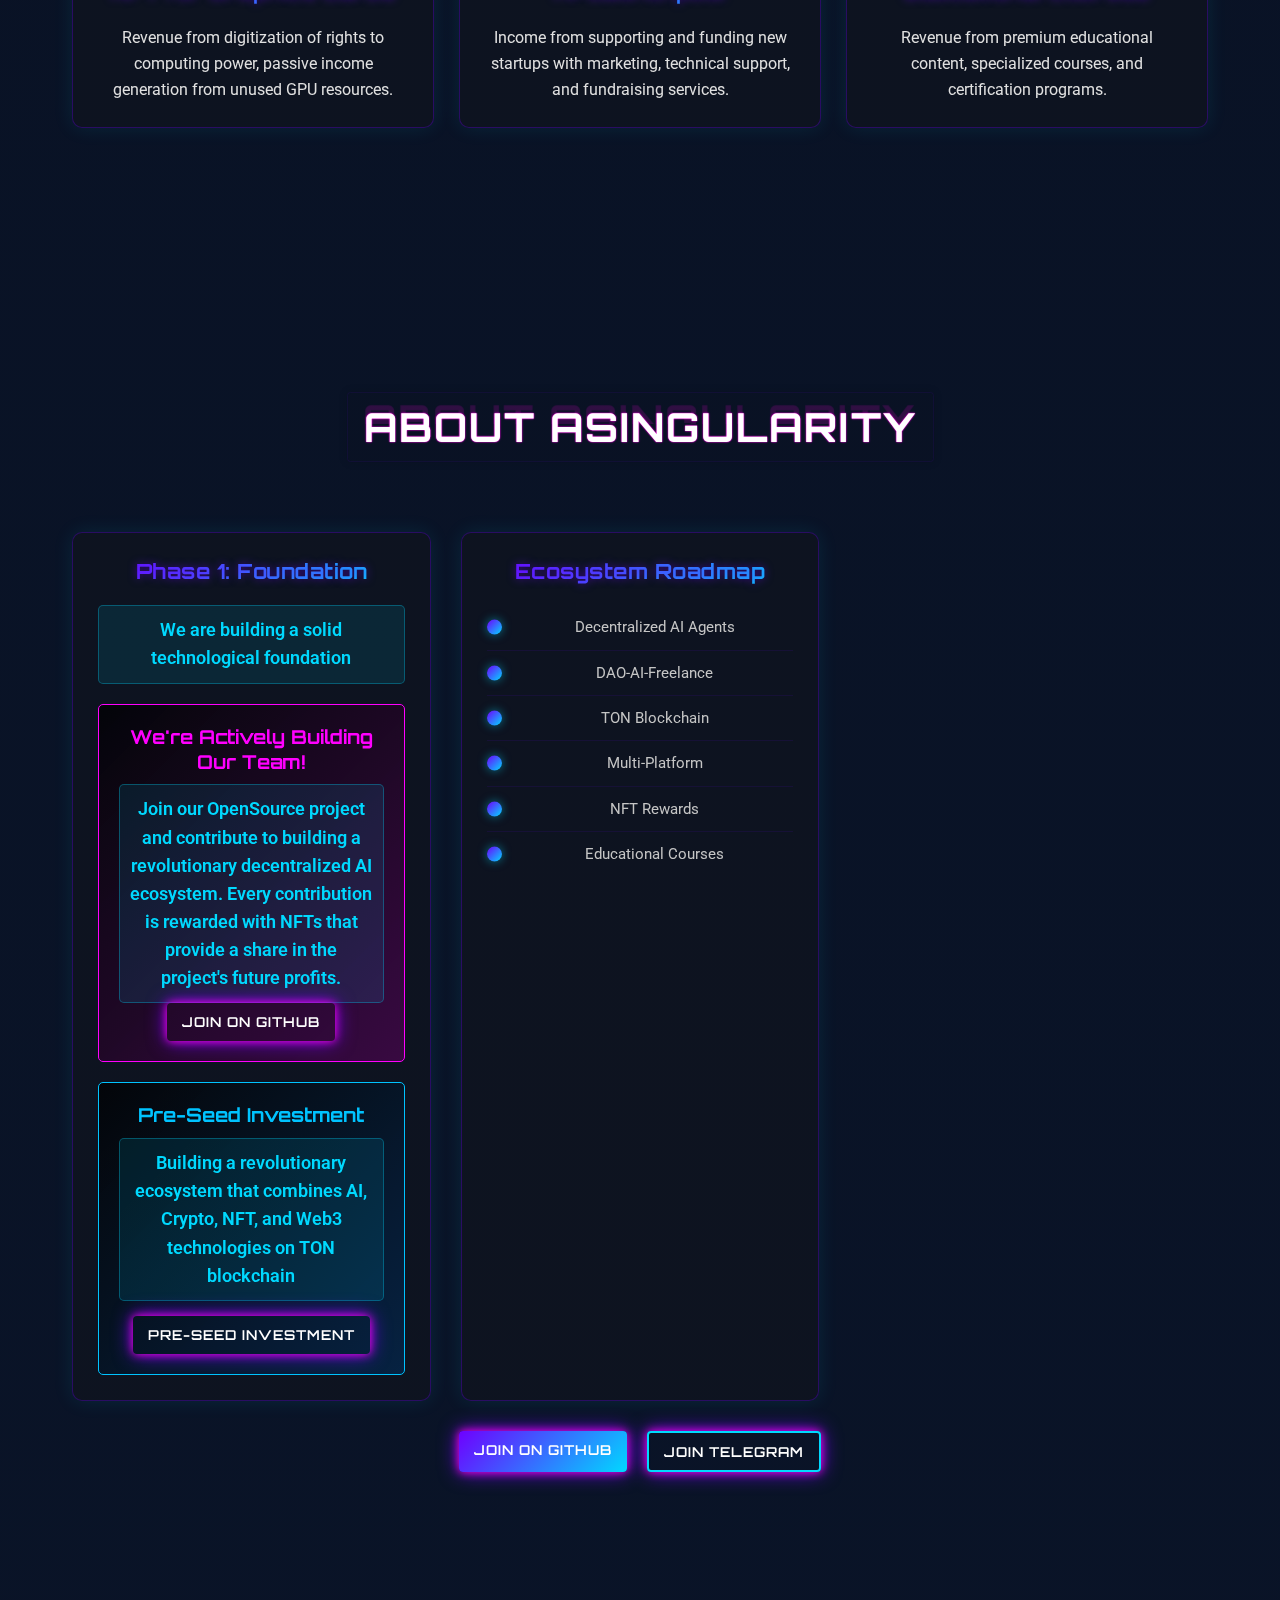
<file: website/src/index.html>
<!DOCTYPE html>
<html lang="en">
<head>
    <meta charset="UTF-8">
    <meta name="viewport" content="width=device-width, initial-scale=1.0">
    <title data-i18n="page_title">ASINGULARITY AI | Decentralized AI Ecosystem</title>
    <meta name="description" data-i18n="page_description" content="Building a revolutionary ecosystem that combines AI, Crypto, NFT, and Web3 technologies on TON blockchain">
    <link rel="stylesheet" href="styles.css">
    <link rel="stylesheet" href="https://cdnjs.cloudflare.com/ajax/libs/font-awesome/6.0.0-beta3/css/all.min.css">
    <link rel="preconnect" href="https://fonts.googleapis.com">
    <link rel="preconnect" href="https://fonts.gstatic.com" crossorigin>
    <link href="https://fonts.googleapis.com/css2?family=Orbitron:wght@400;500;600;700;800;900&family=Roboto:wght@300;400;500;700&display=swap" rel="stylesheet">
    <link href="https://fonts.googleapis.com/css2?family=VT323&display=swap" rel="stylesheet">
</head>
<body>
    <!-- Cyberpunk effects -->
    <div class="data-stream">
        <div class="data-line" style="top: 10%; animation-delay: 0s;"></div>
        <div class="data-line" style="top: 25%; animation-delay: 2s;"></div>
        <div class="data-line" style="top: 40%; animation-delay: 4s;"></div>
        <div class="data-line" style="top: 55%; animation-delay: 1s;"></div>
        <div class="data-line" style="top: 70%; animation-delay: 3s;"></div>
        <div class="data-line" style="top: 85%; animation-delay: 5s;"></div>
    </div>
    
    <div class="space-particles">
        <!-- Частицы будут добавлены через JavaScript -->
    </div>
    
    <div class="stars-container">
        <div id="stars"></div>
        <div id="stars2"></div>
        <div id="stars3"></div>
    </div>
    
    <div class="glitch-overlay"></div>
    <div class="scanline"></div>

    <!-- Логотип с глитч-эффектами для букв AI и SINGULARITY -->
    <header id="header">
        <div class="container">
        <nav>
            <div class="logo-container">
                    <a href="#" class="logo">
                        <div class="logo-text cyberpunk-text"><span class="highlight">A</span>S<span class="highlight">I</span>NGULAR<span class="highlight">I</span>TY</div>
                    </a>
                </div>
                <ul class="nav-links">
                    <li><a href="#about" data-i18n="nav_about">About</a></li>
                    <li><a href="#roadmap" data-i18n="nav_roadmap">Roadmap</a></li>
                    <li><a href="#ecosystem" data-i18n="nav_ecosystem">Ecosystem</a></li>
                    <li><a href="#nft" data-i18n="nav_nft">NFT</a></li>
                    <li><a href="#join" data-i18n="nav_join">Join</a></li>
                </ul>
                <div class="language-switcher">
                    <button class="lang-btn active" data-lang="en">EN</button>
                    <button class="lang-btn" data-lang="ru">RU</button>
                </div>
                <div class="mobile-menu-toggle">
                    <span data-i18n="menu_btn">Menu</span>
            </div>
                <a href="https://t.me/LND_MAN" class="invest-btn" target="_blank" data-i18n="invest_btn">Invest</a>
        </nav>
        </div>
    </header>

    <main>
        <section id="hero">
            <div class="hero-content">
                <h1 class="glitch-text" data-text="The Future of Decentralized AI" data-i18n="hero_title">The Future of <span class="gradient-text" data-text="Decentralized AI">Decentralized AI</span></h1>
                <p data-i18n="hero_subtitle">Building a revolutionary ecosystem that combines AI, Crypto, NFT, and Web3 technologies on TON blockchain</p>
                <div class="cta-buttons">
                    <a href="https://github.com/LNDMN/AI_CRYPTO_STARTUP" class="btn primary-btn cyberpunk-btn" target="_blank" data-i18n="hero_cta_primary">GitHub Repository</a>
                    <a href="https://t.me/AI_CRYPTO_STARTUP" class="btn secondary-btn cyberpunk-btn" target="_blank" data-i18n="hero_cta_secondary">Join Telegram</a>
                </div>
            </div>
            <div class="hero-image">
                <div class="cube-container">
                    <div class="cube">
                        <div class="face front"><i class="fas fa-robot"></i></div>
                        <div class="face back"><i class="fas fa-brain"></i></div>
                        <div class="face right"><i class="fas fa-network-wired"></i></div>
                        <div class="face left"><i class="fab fa-bitcoin"></i></div>
                        <div class="face top"><i class="fas fa-cubes"></i></div>
                        <div class="face bottom"><i class="fas fa-code"></i></div>
                    </div>
                </div>
            </div>
        </section>

        <section id="about" class="section">
            <div class="section-container">
                <h2 class="section-title glitch-text" data-text="О проекте ASINGULARITY" data-i18n="about_title">О проекте <span class="gradient-text" data-text="ASINGULARITY">ASINGULARITY</span></h2>
                <p class="section-description about-description" data-i18n="about_description">ASINGULARITY AI — это революционная децентрализованная экосистема, объединяющая мощь Искусственного Суперинтеллекта (ASI) и технологической Сингулярности. Наша миссия — создать синергетическую экосистему нового поколения, использующую высокоскоростной блокчейн TON, виртуальную машину TVM и передовые технологии ИИ для создания автономного цифрового экономического пространства.</p>
                </div>
            </div>
        </section>

        <section id="current-stage" class="section">
            <div class="section-container">
                <h2 class="section-title glitch-text" data-text="Current Phase" data-i18n="current_phase_title">Current <span class="gradient-text" data-text="Phase">Phase</span></h2>
                <div class="current-stage-content">
                    <div class="stage-info">
                        <span class="stage-badge" data-i18n="current_phase_badge">Фаза 1: Фундамент</span>
                        <h3 data-i18n="current_phase_subtitle">Мы создаем прочный технологический фундамент</h3>
                        <p data-i18n="current_phase_desc">Текущий этап сфокусирован на построении ключевой инфраструктуры и формировании сообщества. Присоединяйтесь к нашей команде и станьте частью революционного проекта!</p>
                        <ul class="stage-highlights">
                            <li><i class="fas fa-check-circle"></i> <span data-i18n="current_phase_highlight1">Разработка образовательных курсов</span></li>
                            <li><i class="fas fa-check-circle"></i> <span data-i18n="current_phase_highlight2">Формирование структуры репозитория</span></li>
                            <li><i class="fas fa-check-circle"></i> <span data-i18n="current_phase_highlight3">Создание базовой функциональности ИИ-агентов</span></li>
                            <li><i class="fas fa-check-circle"></i> <span data-i18n="current_phase_highlight4">Implementing NFT reward system</span></li>
                            <li><i class="fas fa-check-circle"></i> <span data-i18n="current_phase_highlight5">Setting up community channels and initial marketing</span></li>
                            <li><i class="fas fa-check-circle"></i> <span data-i18n="current_phase_highlight6">Designing architecture for TON smart contracts</span></li>
                            <li><i class="fas fa-check-circle"></i> <span data-i18n="current_phase_highlight7">Forming core team and attracting initial contributors</span></li>
                        </ul>
                        <div class="cta-buttons">
                            <a href="https://github.com/LNDMN/AI_CRYPTO_STARTUP" class="btn primary-btn cyberpunk-btn" target="_blank" data-i18n="current_phase_cta_primary">GitHub</a>
                            <a href="https://t.me/AI_CRYPTO_STARTUP" class="btn secondary-btn cyberpunk-btn" target="_blank" data-i18n="current_phase_cta_secondary">Telegram</a>
                        </div>
                    </div>
                    <div class="stage-image">
                        <div class="cyberpunk-visualization">
                            <div class="visualization-container">
                                <div class="visualization-grid"></div>
                                <div class="visualization-particles"></div>
                                <div class="visualization-cube">
                                    <div class="cube-face front"><i class="fas fa-brain"></i></div>
                                    <div class="cube-face back"><i class="fas fa-robot"></i></div>
                                    <div class="cube-face right"><i class="fas fa-microchip"></i></div>
                                    <div class="cube-face left"><i class="fas fa-network-wired"></i></div>
                                    <div class="cube-face top"><i class="fas fa-code-branch"></i></div>
                                    <div class="cube-face bottom"><i class="fas fa-database"></i></div>
                                </div>
                                <div class="visualization-data">
                                    <div class="data-line"></div>
                                    <div class="data-line"></div>
                                    <div class="data-line"></div>
                                    <div class="data-line"></div>
                                    <div class="data-line"></div>
                                </div>
                                <div class="visualization-action-buttons">
                                    <a href="https://github.com/LNDMN/AI_CRYPTO_STARTUP" class="visualization-btn github-btn" data-i18n="visual_btn_github" target="_blank"><i class="fab fa-github"></i></a>
                                    <a href="https://t.me/AI_CRYPTO_STARTUP" class="visualization-btn telegram-btn" data-i18n="visual_btn_telegram" target="_blank"><i class="fab fa-telegram-plane"></i></a>
                                    <a href="https://github.com/LNDMN/AI_CRYPTO_STARTUP/blob/main/community/rewards/NFT_REWARDS_SYSTEM.md" class="visualization-btn nft-btn" data-i18n="visual_btn_nft" target="_blank"><i class="fas fa-gem"></i></a>
                                    <a href="#join" class="visualization-btn contribute-btn" data-i18n="visual_btn_contribute"><i class="fas fa-code-branch"></i></a>
                                </div>
                            </div>
                        </div>
                    </div>
                </div>
            </div>
        </section>

        <section id="roadmap" class="section">
            <div class="section-container">
                <h2 class="section-title glitch-text" data-text="Стратегическая дорожная карта" data-i18n="roadmap_title">Стратегическая <span class="gradient-text" data-text="дорожная карта">дорожная карта</span></h2>
                <div class="timeline">
                    <!-- Roadmap Phase 1 -->
                    <div class="timeline-item">
                        <div class="timeline-dot"></div>
                        <div class="timeline-content cyberpunk-card">
                            <h3 data-i18n="roadmap_phase1_title">Фаза 1: Фундамент</h3>
                            <span class="timeline-date" data-i18n="roadmap_phase1_date">Текущий этап</span>
                            <div class="extra-info">
                                <h4 data-i18n="roadmap_phase1_desc">Создание прочного технологического фундамента</h4>
                                <p data-i18n="roadmap_phase1_paragraph">На этом критическом начальном этапе мы создаем основную инфраструктуру и сообщество:</p>
                                <ul>
                                    <li data-i18n="roadmap_phase1_list_item1">Разработка комплексных образовательных курсов на платформе Stepik</li>
                                    <li data-i18n="roadmap_phase1_list_item2">Создание структуры репозитория GitHub и документации</li>
                                    <li data-i18n="roadmap_phase1_list_item3">Создание прототипа системы ИИ-агентов с базовой функциональностью</li>
                                    <li data-i18n="roadmap_phase1_list_item4">Implementing NFT reward system</li>
                                    <li data-i18n="roadmap_phase1_list_item5">Setting up community channels and initial marketing</li>
                                    <li data-i18n="roadmap_phase1_list_item6">Designing architecture for TON smart contracts</li>
                                    <li data-i18n="roadmap_phase1_list_item7">Forming core team and attracting initial contributors</li>
                                </ul>
                            </div>
                        </div>
                        <div class="timeline-detail">
                            <div class="timeline-detail-content">
                                <div class="timeline-detail-icon"><i class="fas fa-rocket"></i></div>
                                <h4 data-i18n="roadmap_phase1_goals_title">Цели фундаментального этапа</h4>
                                <ul>
                                    <li data-i18n="roadmap_phase1_goals_item1">Привлечь 20+ активных участников проекта</li>
                                    <li data-i18n="roadmap_phase1_goals_item2">Запустить образовательные курсы на платформе Stepik</li>
                                    <li data-i18n="roadmap_phase1_goals_item3">Создать сильное присутствие сообщества</li>
                                    <li data-i18n="roadmap_phase1_goals_item4">Разработать начальные прототипы ИИ-агентов</li>
                                    <li data-i18n="roadmap_phase1_goals_item5">Создать комплексную документацию</li>
                            </ul>
                            </div>
                        </div>
                    </div>

                    <!-- Roadmap Phase 2 -->
                    <div class="timeline-item">
                        <div class="timeline-dot"></div>
                        <div class="timeline-content cyberpunk-card">
                            <h3 data-i18n="roadmap_phase2_title">Phase 2: MVP Development</h3>
                            <span class="timeline-date" data-i18n="roadmap_phase2_date">Q1-Q3 2025</span>
                            <div class="extra-info">
                                <h4 data-i18n="roadmap_phase2_desc">Creating Functional Products</h4>
                                <p data-i18n="roadmap_phase2_paragraph">In this phase, we transform concepts into working products:</p>
                                <ul>
                                    <li data-i18n="roadmap_phase2_list_item1">Releasing a functional MVP of the AI agent system with real-world capabilities</li>
                                    <li data-i18n="roadmap_phase2_list_item2">Implementing core smart contracts for token management and rewards</li>
                                    <li data-i18n="roadmap_phase2_list_item3">Launching initial web interfaces and mobile applications</li>
                                    <li data-i18n="roadmap_phase2_list_item4">Expanding educational content to cover more specialized topics</li>
                                    <li data-i18n="roadmap_phase2_list_item5">Beginning targeted marketing campaigns to attract users and contributors</li>
                                    <li data-i18n="roadmap_phase2_list_item6">Creating the distributed vector database for agent knowledge sharing</li>
                                    <li data-i18n="roadmap_phase2_list_item7">Establishing partnerships with key players in the AI and crypto space</li>
                                </ul>
                            </div>
                        </div>
                        <div class="timeline-detail">
                            <div class="timeline-detail-content">
                                <div class="timeline-detail-icon"><i class="fas fa-code"></i></div>
                                <h4 data-i18n="roadmap_phase2_goals_title">MVP Development Milestones</h4>
                                <ul>
                                    <li data-i18n="roadmap_phase2_goals_item1">Complete AI agent system with basic task execution</li>
                                    <li data-i18n="roadmap_phase2_goals_item2">Deploy smart contracts on TON testnet</li>
                                    <li data-i18n="roadmap_phase2_goals_item3">Launch beta version of web and mobile interfaces</li>
                                    <li data-i18n="roadmap_phase2_goals_item4">Establish initial partnerships with AI and crypto projects</li>
                                    <li data-i18n="roadmap_phase2_goals_item5">Begin user testing and feedback collection</li>
                            </ul>
                            </div>
                        </div>
                    </div>
                    <div class="timeline-item">
                        <div class="timeline-dot"></div>
                        <div class="timeline-content cyberpunk-card">
                            <h3 data-i18n="roadmap_phase3_title">Phase 3: Ecosystem Growth</h3>
                            <span class="timeline-date" data-i18n="roadmap_phase3_date">Q2-Q4 2025</span>
                            <div class="extra-info">
                                <h4 data-i18n="roadmap_phase3_desc">Scaling the Ecosystem</h4>
                                <p data-i18n="roadmap_phase3_paragraph">This phase focuses on expansion and integration of core components:</p>
                                <ul>
                                    <li data-i18n="roadmap_phase3_list_item1">Launching RockeDAPP - our AI-powered crypto wallet and financial hub</li>
                                    <li data-i18n="roadmap_phase3_list_item2">Developing the AI-SMM Agency for automated content creation and management</li>
                                    <li data-i18n="roadmap_phase3_list_item3">Expanding the distributed vector database with more action patterns</li>
                                    <li data-i18n="roadmap_phase3_list_item4">Implementing token mining via computations to reward resource providers</li>
                                    <li data-i18n="roadmap_phase3_list_item5">Securing significant investments ($1M+) to accelerate development</li>
                                    <li data-i18n="roadmap_phase3_list_item6">Creating browser extensions for seamless AI agent integration</li>
                                    <li data-i18n="roadmap_phase3_list_item7">Establishing the framework for AI personas with specialized capabilities</li>
                                </ul>
                            </div>
                        </div>
                        <div class="timeline-detail">
                            <div class="timeline-detail-content">
                                <div class="timeline-detail-icon"><i class="fas fa-project-diagram"></i></div>
                                <h4 data-i18n="roadmap_phase3_goals_title">Ecosystem Growth Strategy</h4>
                                <ul>
                                    <li data-i18n="roadmap_phase3_goals_item1">Integrate all components into a cohesive ecosystem</li>
                                    <li data-i18n="roadmap_phase3_goals_item2">Launch token and begin distribution to NFT holders</li>
                                    <li data-i18n="roadmap_phase3_goals_item3">Expand user base through targeted marketing</li>
                                    <li data-i18n="roadmap_phase3_goals_item4">Establish partnerships with major blockchain projects</li>
                                    <li data-i18n="roadmap_phase3_goals_item5">Begin international expansion efforts</li>
                            </ul>
                            </div>
                        </div>
                    </div>
                    <div class="timeline-item">
                        <div class="timeline-dot"></div>
                        <div class="timeline-content cyberpunk-card">
                            <h3 data-i18n="roadmap_phase4_title">Phase 4: Expansion</h3>
                            <span class="timeline-date" data-i18n="roadmap_phase4_date">2026</span>
                            <div class="extra-info">
                                <h4 data-i18n="roadmap_phase4_desc">Broadening Our Reach</h4>
                                <p data-i18n="roadmap_phase4_paragraph">During this phase, we introduce additional services and expand globally:</p>
                                <ul>
                                    <li data-i18n="roadmap_phase4_list_item1">Launching comprehensive DeFi services including P2P exchange and crypto processing</li>
                                    <li data-i18n="roadmap_phase4_list_item2">Developing the decentralized VPN/Proxy service for enhanced privacy and security</li>
                                    <li data-i18n="roadmap_phase4_list_item3">Creating the AI-Oracles system for decentralized data collection and analysis</li>
                                    <li data-i18n="roadmap_phase4_list_item4">Implementing the NFT for Graphics Cards system to monetize computing resources</li>
                                    <li data-i18n="roadmap_phase4_list_item5">Expanding to international markets with localized services and marketing</li>
                                    <li data-i18n="roadmap_phase4_list_item6">Introducing real estate tokenization services with AI assistance</li>
                                    <li data-i18n="roadmap_phase4_list_item7">Developing UltrAPI framework for creating any services with ai agents</li>
                                </ul>
                            </div>
                        </div>
                        <div class="timeline-detail">
                            <div class="timeline-detail-content">
                                <div class="timeline-detail-icon"><i class="fas fa-globe"></i></div>
                                <h4 data-i18n="roadmap_phase4_goals_title">Global Expansion Plan</h4>
                                <ul>
                                    <li data-i18n="roadmap_phase4_goals_item1">Establish presence in key markets across Asia, Europe, and Americas</li>
                                    <li data-i18n="roadmap_phase4_goals_item2">Develop localized versions of all services</li>
                                    <li data-i18n="roadmap_phase4_goals_item3">Create regional partnerships and community hubs</li>
                                    <li data-i18n="roadmap_phase4_goals_item4">Implement multi-language support across the ecosystem</li>
                                    <li data-i18n="roadmap_phase4_goals_item5">Adapt to regional regulatory requirements</li>
                            </ul>
                            </div>
                        </div>
                    </div>
                    <div class="timeline-item">
                        <div class="timeline-dot"></div>
                        <div class="timeline-content cyberpunk-card">
                            <h3 data-i18n="roadmap_phase5_title">Phase 5: Advanced Ecosystem</h3>
                            <span class="timeline-date" data-i18n="roadmap_phase5_date">LVL UP</span>
                            <div class="extra-info">
                                <h4 data-i18n="roadmap_phase5_desc">Creating a Self-Sustaining Economy</h4>
                                <p data-i18n="roadmap_phase5_paragraph">In this mature phase, we complete the ecosystem with advanced components:</p>
                                <ul>
                                    <li data-i18n="roadmap_phase5_list_item1">Launching the DAO Advertising Exchange for decentralized marketing</li>
                                    <li data-i18n="roadmap_phase5_list_item2">Developing the AI-Launchpool to support and fund new startups</li>
                                    <li data-i18n="roadmap_phase5_list_item3">Creating the Alternative Energy Crypto Project for sustainable operations</li>
                                    <li data-i18n="roadmap_phase5_list_item4">Implementing QuadrAD/ADrone service for innovative aerial advertising</li>
                                    <li data-i18n="roadmap_phase5_list_item5">Establishing a comprehensive AGI framework with self-improvement capabilities</li>
                                    <li data-i18n="roadmap_phase5_list_item6">Introducing the prediction market platform for forecasting and betting</li>
                                    <li data-i18n="roadmap_phase5_list_item7">Achieving economic self-sufficiency through DeFi tools and token mechanisms</li>
                                </ul>
                            </div>
                        </div>
                        <div class="timeline-detail">
                            <div class="timeline-detail-content">
                                <div class="timeline-detail-icon"><i class="fas fa-brain"></i></div>
                                <h4 data-i18n="roadmap_phase5_goals_title">Advanced AI Integration</h4>
                                <ul>
                                    <li data-i18n="roadmap_phase5_goals_item1">Develop self-improving AI systems with advanced learning capabilities</li>
                                    <li data-i18n="roadmap_phase5_goals_item2">Create fully autonomous agent networks</li>
                                    <li data-i18n="roadmap_phase5_goals_item3">Implement cross-chain interoperability for all services</li>
                                    <li data-i18n="roadmap_phase5_goals_item4">Establish AI governance mechanisms</li>
                                    <li data-i18n="roadmap_phase5_goals_item5">Develop next-generation AI-human collaboration tools</li>
                            </ul>
                            </div>
                        </div>
                    </div>
                </div>
            </div>
        </section>

        <section id="ecosystem" class="section">
            <div class="section-container">
                <h2 class="section-title glitch-text" data-text="Ecosystem Components" data-i18n="ecosystem_title">Ecosystem <span class="gradient-text" data-text="Components">Components</span></h2>
                <div class="ecosystem-grid">
                    <div class="ecosystem-card cyberpunk-card">
                        <div class="ecosystem-icon"><i class="fas fa-robot"></i></div>
                        <h3 data-i18n="ecosystem_card1_title">AI-Agent System</h3>
                        <p data-i18n="ecosystem_card1_desc">Comprehensive AGI system with distributed vector database, multichain integration, and token mining via computations.</p>
                        <div class="extra-info">
                            <h4 data-i18n="ecosystem_card1_extra_title">Comprehensive AGI System</h4>
                            <p data-i18n="ecosystem_card1_extra_desc">Our decentralized AI agent system is designed to evolve and learn from any available external resources, applying acquired knowledge for effective monetization. Key features:</p>
                            <ul>
                                <li data-i18n="ecosystem_card1_feature1">Close integration with TON blockchain for managing tokens, knowledge base, and rewards</li>
                                <li data-i18n="ecosystem_card1_feature2">Distributed vector database storing optimized action patterns from various sources</li>
                                <li data-i18n="ecosystem_card1_feature3">Multichain and offchain capabilities for maximum flexibility</li>
                                <li data-i18n="ecosystem_card1_feature4">Token mining via computations - earn tokens by providing computing power</li>
                                <li data-i18n="ecosystem_card1_feature5">NFT-GPU system allowing ownership of computing resources with passive income</li>
                            </ul>
                        </div>
                    </div>
                    <div class="ecosystem-card cyberpunk-card">
                        <div class="ecosystem-icon"><i class="fas fa-graduation-cap"></i></div>
                        <h3 data-i18n="ecosystem_card2_title">Educational Courses</h3>
                        <p data-i18n="ecosystem_card2_desc">Series of courses teaching AI, crypto, and startup development while building our community.</p>
                        <div class="extra-info">
                            <h4 data-i18n="ecosystem_card2_extra_title">Educational Ecosystem</h4>
                            <p data-i18n="ecosystem_card2_extra_desc">Our comprehensive educational platform serves as both a knowledge base and community builder:</p>
                            <ul>
                                <li data-i18n="ecosystem_card2_feature1">Main course: "AI CRYPTO STARTUP - LAUNCH YOUR ROCKET" teaches decentralized AI startup creation</li>
                                <li data-i18n="ecosystem_card2_feature2">Specialized courses covering Python development, TON smart contracts, browser extensions, and more</li>
                                <li data-i18n="ecosystem_card2_feature3">Build an open-source AI-agent system together with other students</li>
                                <li data-i18n="ecosystem_card2_feature4">Form your own community within our ecosystem</li>
                                <li data-i18n="ecosystem_card2_feature5">Earn NFTs for active participation, granting you shares in the ecosystem's profits</li>
                                <li data-i18n="ecosystem_card2_feature6">Available on multiple platforms and in different languages</li>
                            </ul>
                        </div>
                    </div>
                    <div class="ecosystem-card cyberpunk-card">
                        <div class="ecosystem-icon"><i class="fas fa-wallet"></i></div>
                        <h3 data-i18n="ecosystem_card3_title">RockeDAPP - AI Wallet</h3>
                        <p data-i18n="ecosystem_card3_desc">Multi-functional multichain wallet with AI trader agents and built-in crypto information aggregator.</p>
                        <div class="extra-info">
                            <h4 data-i18n="ecosystem_card3_extra_title">Crypto Wallet of the New Generation</h4>
                            <p data-i18n="ecosystem_card3_extra_desc">RockeDAPP is more than just a wallet - it's a complete financial ecosystem:</p>
                            <ul>
                                <li data-i18n="ecosystem_card3_feature1">Multi-functional multichain semi/cold wallet supporting numerous cryptocurrencies</li>
                                <li data-i18n="ecosystem_card3_feature2">Built-in AI trader agents for technical and fundamental analysis</li>
                                <li data-i18n="ecosystem_card3_feature3">Test and optimize trading strategies on historical data</li>
                                <li data-i18n="ecosystem_card3_feature4">Subscribe to trading signals or delegate fund management to AI</li>
                                <li data-i18n="ecosystem_card3_feature5">"CoinMarketCap on steroids" - comprehensive crypto information aggregator</li>
                                <li data-i18n="ecosystem_card3_feature6">Private stablecoin (USDX), backed by other stablecoins with yield on balance</li>
                                <li data-i18n="ecosystem_card3_feature7">GOLDX token backed by physical gold</li>
                                <li data-i18n="ecosystem_card3_feature8">Optional anonymity features for transaction privacy</li>
                            </ul>
                        </div>
                    </div>
                    <div class="ecosystem-card cyberpunk-card">
                        <div class="ecosystem-icon"><i class="fas fa-comments"></i></div>
                        <h3 data-i18n="ecosystem_card4_title">Social Media Network</h3>
                        <p data-i18n="ecosystem_card4_desc">Network of channels and groups managed by AI tools for content generation and audience engagement.</p>
                        <div class="extra-info">
                            <h4 data-i18n="ecosystem_card4_extra_title">Social Network with AI Support</h4>
                            <p data-i18n="ecosystem_card4_extra_desc">Our social media strategy creates a powerful promotion and data collection system:</p>
                            <ul>
                                <li data-i18n="ecosystem_card4_feature1">Network of channels and groups covering IT, business, crypto, future tech, and motivation</li>
                                <li data-i18n="ecosystem_card4_feature2">AI tools for content generation, scheduling, and audience analysis</li>
                                <li data-i18n="ecosystem_card4_feature3">Bots and AI personas managing channels autonomously</li>
                                <li data-i18n="ecosystem_card4_feature4">Automated engagement optimization</li>
                                <li data-i18n="ecosystem_card4_feature5">Data collection for training our AI systems</li>
                                <li data-i18n="ecosystem_card4_feature6">Creating a base of active users for all ecosystem projects</li>
                            </ul>
                        </div>
                    </div>
                    <div class="ecosystem-card cyberpunk-card">
                        <div class="ecosystem-icon"><i class="fas fa-exchange-alt"></i></div>
                        <h3 data-i18n="ecosystem_card5_title">DeFi Services</h3>
                        <p data-i18n="ecosystem_card5_desc">P2P-exchange, crypto processing, real estate tokenization, and UltrAPI.app for AI model access.</p>
                        <div class="extra-info">
                            <h4 data-i18n="ecosystem_card5_extra_title">Comprehensive DeFi Ecosystem</h4>
                            <p data-i18n="ecosystem_card5_extra_desc">Our DeFi services provide financial infrastructure for the entire ecosystem:</p>
                            <ul>
                                <li data-i18n="ecosystem_card5_feature1">P2P Exchange and Crypto Processing: tokenization of fiat currencies into stablecoins</li>
                                <li data-i18n="ecosystem_card5_feature2">Automated two-way "fiat-crypto" payments using smart contracts and AI agents</li>
                                <li data-i18n="ecosystem_card5_feature3">Real Estate Sector: tokenized property investments with AI assistance</li>
                                <li data-i18n="ecosystem_card5_feature4">UltrAPI.app: Universal access to various AI models via API with TON-based micropayments</li>
                                <li data-i18n="ecosystem_card5_feature5">Integration with all ecosystem products for seamless financial operations</li>
                            </ul>
                        </div>
                    </div>
                    <div class="ecosystem-card cyberpunk-card">
                        <div class="ecosystem-icon"><i class="fas fa-ad"></i></div>
                        <h3 data-i18n="ecosystem_card6_title">DAO Advertising Exchange</h3>
                        <p data-i18n="ecosystem_card6_desc">Decentralized advertising platform with innovative formats, including aerial advertising with drones.</p>
                        <div class="extra-info">
                            <h4 data-i18n="ecosystem_card6_extra_title">Revolutionary Advertising Platform</h4>
                            <p data-i18n="ecosystem_card6_extra_desc">Our DAO Advertising Exchange redefines marketing in Web3 space:</p>
                            <ul>
                                <li data-i18n="ecosystem_card6_feature1">Decentralized advertising platform, managed by community through DAO</li>
                                <li data-i18n="ecosystem_card6_feature2">Innovative formats, including AR/VR and interactive campaigns</li>
                                <li data-i18n="ecosystem_card6_feature3">QuadrAD/ADrone: aerial advertising with drones and projection technologies</li>
                                <li data-i18n="ecosystem_card6_feature4">Transparent revenue distribution system</li>
                                <li data-i18n="ecosystem_card6_feature5">AI-optimization of advertising campaigns for maximum efficiency</li>
                                <li data-i18n="ecosystem_card6_feature6">Integration with social media and other ecosystem components</li>
                            </ul>
                        </div>
                    </div>
                    <div class="ecosystem-card cyberpunk-card">
                        <div class="ecosystem-icon"><i class="fas fa-microchip"></i></div>
                        <h3 data-i18n="ecosystem_card7_title">NFT for Graphics Cards</h3>
                        <p data-i18n="ecosystem_card7_desc">Digitization of rights to computing power with passive income from unused resources.</p>
                        <div class="extra-info">
                            <h4 data-i18n="ecosystem_card7_extra_title">Tokenized Computing Power</h4>
                            <p data-i18n="ecosystem_card7_extra_desc">Our NFT-GPU system creates a marketplace for computing resources:</p>
                            <ul>
                                <li data-i18n="ecosystem_card7_feature1">Digitization of rights to computing power through NFTs</li>
                                <li data-i18n="ecosystem_card7_feature2">Passive income generation from unused GPU resources</li>
                                <li data-i18n="ecosystem_card7_feature3">Option to "purchase" GPUs physically located in our data centers</li>
                                <li data-i18n="ecosystem_card7_feature4">Earn when your GPU is not in personal use</li>
                                <li data-i18n="ecosystem_card7_feature5">Priority access to computing power for AI tasks</li>
                                <li data-i18n="ecosystem_card7_feature6">Transparent profit distribution based on contribution</li>
                            </ul>
                        </div>
                    </div>
                    <div class="ecosystem-card cyberpunk-card">
                        <div class="ecosystem-icon"><i class="fas fa-rocket"></i></div>
                        <h3 data-i18n="ecosystem_card8_title">AI-Launchpool</h3>
                        <p data-i18n="ecosystem_card8_desc">Launchpool managed by AI agent system for startups with marketing, technical support, and fundraising.</p>
                        <div class="extra-info">
                            <h4 data-i18n="ecosystem_card8_extra_title">AI-Managed Startup Accelerator</h4>
                            <p data-i18n="ecosystem_card8_extra_desc">Our AI-Launchpool provides comprehensive support for new projects:</p>
                            <ul>
                                <li data-i18n="ecosystem_card8_feature1">Fully managed by an AI agent system for startups and projects</li>
                                <li data-i18n="ecosystem_card8_feature2">Complete launch package: marketing, SMM, technical support, and fundraising</li>
                                <li data-i18n="ecosystem_card8_feature3">AI assistance in structuring concepts and creating funding models</li>
                                <li data-i18n="ecosystem_card8_feature4">Automated verification and project support during development</li>
                                <li data-i18n="ecosystem_card8_feature5">Integration with other ecosystem services (RockeDAPP, DAO Ad Exchange, AI-Agent System)</li>
                                <li data-i18n="ecosystem_card8_feature6">Community and investor attraction mechanisms</li>
                            </ul>
                        </div>
                    </div>
                </div>
            </div>
        </section>

        <section id="nft" class="section">
            <div class="section-container">
                <h2 class="section-title glitch-text" data-text="NFT Rewards System" data-i18n="nft_title">NFT <span class="gradient-text" data-text="Rewards System">Rewards System</span></h2>
                <div class="nft-content">
                    <div class="nft-info">
                        <h3 data-i18n="nft_description">Earn NFTs by Contributing to Our Ecosystem</h3>
                        <p data-i18n="nft_text">
                            Active contributors to our ecosystem receive exclusive NFTs that provide a share in the project's future profits. These NFTs represent both recognition of contribution and entitle holders to a percentage of net profits according to our structured reward system.
                        </p>
                        <div class="nft-distribution cyberpunk-card">
                            <h4 data-i18n="nft_distribution_title">NFT Distribution (1000 NFTs Total)</h4>
                            <div class="distribution-chart">
                                <div class="chart-segment segment-1" data-percentage="42%">
                                    <span class="segment-label">42%</span>
                                </div>
                                <div class="chart-segment segment-2" data-percentage="58%">
                                    <span class="segment-label">58%</span>
                                </div>
                            </div>
                            <div class="distribution-legend">
                                <div class="legend-item">
                                    <span class="legend-color color-1"></span>
                                    <span class="legend-text" data-i18n="nft_distribution_reserve">420 NFTs (42%) - Reserved for sales, marketing, and non-public parts</span>
                                </div>
                                <div class="legend-item">
                                    <span class="legend-color color-2"></span>
                                    <span class="legend-text" data-i18n="nft_distribution_community">580 NFTs (58%) - Allocated for community participants</span>
                                </div>
                            </div>
                        </div>
                        <div class="profit-sharing cyberpunk-card">
                            <h4 data-i18n="nft_profit_sharing_title">Profit Sharing Structure</h4>
                            <table class="profit-table">
                                <thead>
                                    <tr>
                                        <th data-i18n="nft_profit_column1">Profit Share</th>
                                        <th data-i18n="nft_profit_column2">Until Payment Reaches</th>
                                    </tr>
                                </thead>
                                <tbody>
                                    <tr>
                                        <td data-i18n="nft_profit_row1_col1">42%</td>
                                        <td data-i18n="nft_profit_row1_col2">$1,000 per NFT</td>
                                    </tr>
                                    <tr>
                                        <td data-i18n="nft_profit_row2_col1">23%</td>
                                        <td data-i18n="nft_profit_row2_col2">$2,000 per NFT</td>
                                    </tr>
                                    <tr>
                                        <td data-i18n="nft_profit_row3_col1">16%</td>
                                        <td data-i18n="nft_profit_row3_col2">$5,000 per NFT</td>
                                    </tr>
                                    <tr>
                                        <td data-i18n="nft_profit_row4_col1">15%</td>
                                        <td data-i18n="nft_profit_row4_col2">$10,000 per NFT</td>
                                    </tr>
                                    <tr>
                                        <td data-i18n="nft_profit_row5_col1">8%</td>
                                        <td data-i18n="nft_profit_row5_col2">$50,000 per NFT</td>
                                    </tr>
                                    <tr>
                                        <td data-i18n="nft_profit_row6_col1">4%</td>
                                        <td data-i18n="nft_profit_row6_col2">$100,000 per NFT</td>
                                    </tr>
                                </tbody>
                            </table>
                        </div>
                        <div class="investment-bonus cyberpunk-card">
                            <h4 data-i18n="nft_investment_bonus_title">Investment Milestone Bonus</h4>
                            <p data-i18n="nft_investment_bonus_text">When the project reaches $1M in investments, each NFT holder will receive $100 (or equivalent in our token) directly to their wallet.</p>
                        </div>
                        <a href="https://github.com/LNDMN/AI_CRYPTO_STARTUP/blob/main/community/rewards/NFT_REWARDS_SYSTEM.md" class="btn primary-btn cyberpunk-btn" target="_blank" data-i18n="nft_view_full_system">View Full NFT Rewards System</a>
                    </div>
                </div>
            </div>
        </section>

        <section id="join" class="section">
            <div class="section-container">
                <h2 class="section-title glitch-text" data-text="Join Our Ecosystem" data-i18n="join_title">Join <span class="gradient-text" data-text="Our Ecosystem">Our Ecosystem</span></h2>
                <div class="join-content">
                    <div class="join-info">
                        <div class="join-team-banner">
                            <h4 data-i18n="join_banner_title">We're Actively Building Our Team!</h4>
                            <p data-i18n="join_banner_text">Join our OpenSource project and contribute to building a revolutionary decentralized AI ecosystem. Every contribution is rewarded with NFTs that provide a share in the project's future profits.</p>
                            <a href="https://github.com/LNDMN/AI_CRYPTO_STARTUP" class="btn primary-btn cyberpunk-btn" target="_blank" data-i18n="join_banner_btn">Join on GitHub</a>
                        </div>
                        <h3 data-i18n="join_how_title">How to Contribute and Earn NFT Rewards</h3>
                        <div class="steps-container">
                            <div class="step" id="join-step-1">
                                <div class="step-number">1</div>
                                <div class="step-content">
                                    <h4 data-i18n="join_step1_title">Fork the Repository</h4>
                                    <p data-i18n="join_step1_desc">Start by <a href="https://github.com/LNDMN/AI_CRYPTO_STARTUP/fork" class="step-link" target="_blank">forking our GitHub repository</a> to your account</p>
                                </div>
                            </div>
                            <div class="step">
                                <div class="step-number">2</div>
                                <div class="step-content">
                                    <h4 data-i18n="join_step2_title">Create Your Contributor Profile</h4>
                                    <p data-i18n="join_step2_desc">Add your information to the <a href="https://github.com/LNDMN/AI_CRYPTO_STARTUP/tree/main/community/contributors" class="step-link" target="_blank">contributors directory</a></p>
                                </div>
                            </div>
                            <div class="step">
                                <div class="step-number">3</div>
                                <div class="step-content">
                                    <h4 data-i18n="join_step3_title">Choose Tasks to Work On</h4>
                                    <p data-i18n="join_step3_desc">Find suitable tasks in our <a href="https://github.com/LNDMN/AI_CRYPTO_STARTUP/issues" class="step-link" target="_blank">GitHub issues</a> or propose your own ideas</p>
                                </div>
                            </div>
                            <div class="step">
                                <div class="step-number">4</div>
                                <div class="step-content">
                                    <h4 data-i18n="join_step4_title">Submit Your Work</h4>
                                    <p data-i18n="join_step4_desc">Create <a href="https://github.com/LNDMN/AI_CRYPTO_STARTUP/pulls" class="step-link" target="_blank">Pull Requests</a> with your contributions</p>
                                </div>
                            </div>
                            <div class="step">
                                <div class="step-number">5</div>
                                <div class="step-content">
                                    <h4 data-i18n="join_step5_title">Earn NFT Rewards</h4>
                                    <p data-i18n="join_step5_desc">Receive NFTs based on the value and impact of your contributions</p>
                                </div>
                            </div>
                        </div>
                        <div class="contribution-types">
                            <h4 data-i18n="contributions_title">Types of Contributions</h4>
                            <p class="contribution-intro" data-i18n="contributions_intro">Our open-source project welcomes contributors from all backgrounds. Choose tasks that interest you and work at your own pace in the way that suits you best. We believe in the freedom of open-source development – contribute to what excites you most!</p>
                            
                            <div class="types-grid">
                                <div class="type-item cyberpunk-card">
                                    <div class="type-icon">
                                    <i class="fas fa-code"></i>
                                    </div>
                                    <h5 data-i18n="contrib_code_title">Code Development</h5>
                                    <p data-i18n="contrib_code_desc">Build smart contracts, frontend interfaces, backend systems, and AI models. Help create the core technology that powers our ecosystem.</p>
                                    <ul class="type-details">
                                        <li data-i18n="contrib_code_tasks.0">Smart contract development</li>
                                        <li data-i18n="contrib_code_tasks.1">Frontend/Backend implementation</li>
                                        <li data-i18n="contrib_code_tasks.2">AI model integration</li>
                                        <li data-i18n="contrib_code_tasks.3">TON blockchain integration</li>
                                    </ul>
                                    <a href="#join-step-1" class="type-join-btn" data-i18n="contrib_code_btn">Join as Developer</a>
                                </div>
                                <div class="type-item cyberpunk-card">
                                    <div class="type-icon">
                                    <i class="fas fa-book"></i>
                                    </div>
                                    <h5 data-i18n="contrib_edu_title">Educational Content</h5>
                                    <p data-i18n="contrib_edu_desc">Create tutorials, courses, and documentation that help others understand our technology and ecosystem.</p>
                                    <ul class="type-details">
                                        <li data-i18n="contrib_edu_tasks.0">Course module creation</li>
                                        <li data-i18n="contrib_edu_tasks.1">Tutorial writing</li>
                                        <li data-i18n="contrib_edu_tasks.2">Documentation</li>
                                        <li data-i18n="contrib_edu_tasks.3">Educational videos</li>
                                    </ul>
                                    <a href="#join-step-1" class="type-join-btn" data-i18n="contrib_edu_btn">Join as Educator</a>
                                </div>
                                <div class="type-item cyberpunk-card">
                                    <div class="type-icon">
                                    <i class="fas fa-paint-brush"></i>
                                    </div>
                                    <h5 data-i18n="contrib_design_title">Design</h5>
                                    <p data-i18n="contrib_design_desc">Create stunning visuals, UI/UX designs, NFT artwork, and branding materials that bring our vision to life.</p>
                                    <ul class="type-details">
                                        <li data-i18n="contrib_design_tasks.0">UI/UX design</li>
                                        <li data-i18n="contrib_design_tasks.1">NFT artwork creation</li>
                                        <li data-i18n="contrib_design_tasks.2">Branding and identity</li>
                                        <li data-i18n="contrib_design_tasks.3">Visual assets</li>
                                    </ul>
                                    <a href="#join-step-1" class="type-join-btn" data-i18n="contrib_design_btn">Join as Designer</a>
                                </div>
                                <div class="type-item cyberpunk-card">
                                    <div class="type-icon">
                                    <i class="fas fa-file-alt"></i>
                                    </div>
                                    <h5 data-i18n="contrib_content_title">Content Creation</h5>
                                    <p data-i18n="contrib_content_desc">Write articles, blog posts, social media content, and marketing materials to spread the word about our project.</p>
                                    <ul class="type-details">
                                        <li data-i18n="contrib_content_tasks.0">Technical writing</li>
                                        <li data-i18n="contrib_content_tasks.1">Blog posts</li>
                                        <li data-i18n="contrib_content_tasks.2">Translations</li>
                                        <li data-i18n="contrib_content_tasks.3">Marketing copy</li>
                                    </ul>
                                    <a href="#join-step-1" class="type-join-btn" data-i18n="contrib_content_btn">Join as Writer</a>
                                </div>
                                <div class="type-item cyberpunk-card">
                                    <div class="type-icon">
                                    <i class="fas fa-bug"></i>
                                    </div>
                                    <h5 data-i18n="contrib_qa_title">Testing & QA</h5>
                                    <p data-i18n="contrib_qa_desc">Ensure the quality and security of our products by testing functionality, reporting bugs, and suggesting improvements.</p>
                                    <ul class="type-details">
                                        <li data-i18n="contrib_qa_tasks.0">Functional testing</li>
                                        <li data-i18n="contrib_qa_tasks.1">Security audits</li>
                                        <li data-i18n="contrib_qa_tasks.2">User experience testing</li>
                                        <li data-i18n="contrib_qa_tasks.3">Bug reporting</li>
                                    </ul>
                                    <a href="#join-step-1" class="type-join-btn" data-i18n="contrib_qa_btn">Join as Tester</a>
                                </div>
                                <div class="type-item cyberpunk-card">
                                    <div class="type-icon">
                                    <i class="fas fa-users"></i>
                                    </div>
                                    <h5 data-i18n="contrib_community_title">Community Building</h5>
                                    <p data-i18n="contrib_community_desc">Help grow and nurture our community through moderation, support, engagement initiatives, and events.</p>
                                    <ul class="type-details">
                                        <li data-i18n="contrib_community_tasks.0">Community moderation</li>
                                        <li data-i18n="contrib_community_tasks.1">Support and assistance</li>
                                        <li data-i18n="contrib_community_tasks.2">Event organization</li>
                                        <li data-i18n="contrib_community_tasks.3">Engagement initiatives</li>
                                    </ul>
                                    <a href="#join-step-1" class="type-join-btn" data-i18n="contrib_community_btn">Join Community Team</a>
                                </div>
                            </div>
                            <div class="opensource-note">
                                <div class="note-icon"><i class="fas fa-code-branch"></i></div>
                                <div class="note-content">
                                    <h5 data-i18n="opensource_note">Open Source Freedom</h5>
                                    <p data-i18n="opensource_desc">As an open source project, we believe in flexibility and personal choice. Work on tasks that interest you, at your own pace, and in your preferred way. Your unique skills and perspective are valuable to us! There are no strict deadlines or requirements – contribute when and how you want, focusing on what you enjoy most.</p>
                                    <a href="https://github.com/LNDMN/AI_CRYPTO_STARTUP" class="github-link" target="_blank" data-i18n="github_btn">Explore Our GitHub <i class="fas fa-external-link-alt"></i></a>
                                </div>
                                <div class="buttons-container">
                                    <a href="https://github.com/LNDMN/AI_CRYPTO_STARTUP/blob/main/community/CONTRIBUTION_GUIDELINES.md" class="type-join-btn" target="_blank" data-i18n="contribution_guidelines_btn">Contribution Guidelines</a>
                                    <a href="https://t.me/AI_CRYPTO_STARTUP" class="type-join-btn" target="_blank" data-i18n="join_telegram_btn">Join Telegram Community</a>
                                </div>
                            </div>
                        </div>
                    </div>
                </div>
            </div>
        </section>

        <!-- Дополнительные секции для проектных планов -->
        <section id="project-plans" class="section">
            <div class="section-container">
                <h2 class="section-title glitch-text" data-text="Project Plans" data-i18n="project_plans_title">Project <span class="gradient-text" data-text="Plans">Plans</span></h2>
                <p class="section-description" data-i18n="project_plans_desc">We are developing an innovative ecosystem that will transform how humans interact with artificial intelligence.</p>
                
                <!-- Добавляем стильные указатели вниз -->
                <div class="scroll-indicators">
                    <div class="scroll-arrow-container">
                        <div class="scroll-arrow"></div>
                        <div class="scroll-arrow"></div>
                        <div class="scroll-arrow"></div>
                    </div>
                    <p class="scroll-text">Explore our detailed plans below</p>
                </div>
            </div>
        </section>

        <!-- Секция с курсами -->
        <section id="courses" class="section">
            <div class="section-container">
                <h2 class="section-title glitch-text" data-text="Образовательные курсы" data-i18n="ecosystem_card2_title">Образовательные <span class="gradient-text" data-text="курсы">курсы</span></h2>
                <p class="section-description" data-i18n="ecosystem_card2_desc">Мы разрабатываем серию взаимно-дополняющих курсов и Open Source проектов, которые помогают построить нашу экосистему и создать большое сообщество единомышленников</p>
                
                <div class="courses-grid">
                    <!-- Курс 1 -->
                    <div class="course-card cyberpunk-card">
                        <h3 data-i18n="courses_title1">⚡️ AI 🤖 CRYPTO 💎 $TARTUP💲 ЗАПУСКАЕМ РАКЕТУ 🚀</h3>
                        <p data-i18n="courses_desc1">Погрузись в эпоху революции ИИ-Агентов! Залетаем в AI и CRYPTO мир на блокчейне TON. Изучай передовые технологии и участвуй в разработке полезных инструментов.</p>
                        <a href="https://github.com/LNDMN/AI_CRYPTO_STARTUP/tree/main/courses/course1" class="btn primary-btn cyberpunk-btn" target="_blank" data-i18n="course_details_button">Stepik</a>
                    </div>
                    
                    <!-- Курс 2 -->
                    <div class="course-card cyberpunk-card">
                        <h3 data-i18n="courses_title2">⚡ТВОЙ ВКАТ В IT 💻 PYTHON С НУЛЯ ДО МИДЛА 🐍 AI-BOOSTED DEV 🤖</h3>
                        <p data-i18n="courses_desc2">Начни программировать с нуля и прокачайся до мидл+ уровня с помощью ИИ! Освоим Python, современные фреймворки и ИИ-инструменты для создания полноценных продуктов.</p>
                        <a href="https://github.com/LNDMN/AI_CRYPTO_STARTUP/tree/main/courses/course2" class="btn primary-btn cyberpunk-btn" target="_blank" data-i18n="course_details_button">Stepik</a>
                    </div>
                    
                    <!-- Курс 3 -->
                    <div class="course-card cyberpunk-card">
                        <h3 data-i18n="courses_title3">🌐 КРИПТО МИР И ДЕЦЕНТРАЛИЗАЦИЯ: DAO 🤝 SECURITY 🔒 МАРКЕТИНГ 📈</h3>
                        <p data-i18n="courses_desc3">Входи в мир Web3! Изучи работу DAO и смарт-контрактов, безопасность блокчейн-систем и продвижение DeFi-продуктов в быстрорастущей экосистеме.</p>
                        <a href="https://github.com/LNDMN/AI_CRYPTO_STARTUP/tree/main/courses/course3" class="btn primary-btn cyberpunk-btn" target="_blank" data-i18n="course_details_button">Stepik</a>
                    </div>
                    
                    <!-- Курс 4 -->
                    <div class="course-card cyberpunk-card">
                        <h3 data-i18n="courses_title4">🧩 БРАУЗЕРНЫЕ РАСШИРЕНИЯ: СОЗДАЁМ ИИ-АГЕНТА ДЛЯ CHROME & FIREFOX</h3>
                        <p data-i18n="courses_desc4">Преобразим браузер в интеллектуального помощника! Создадим Open Source расширение с ИИ-агентами, подключим их к моделям и добавим крипто-функционал.</p>
                        <a href="https://github.com/LNDMN/AI_CRYPTO_STARTUP/tree/main/courses/course4" class="btn primary-btn cyberpunk-btn" target="_blank" data-i18n="course_details_button">Stepik</a>
                    </div>
                    
                    <!-- Курс 5 -->
                    <div class="course-card cyberpunk-card">
                        <h3 data-i18n="courses_title5">⚙️ СМАРТ-КОНТРАКТЫ НА TON: FUNC, TVM & ИНСТРУМЕНТЫ ЭКОСИСТЕМЫ!💎</h3>
                        <p data-i18n="courses_desc5">Изучи FunC и TVM, создай DeFi или NFT-проекты на блокчейне TON. Освой написание, тестирование и развертывание смарт-контрактов в быстрорастущей экосистеме.</p>
                        <a href="https://github.com/LNDMN/AI_CRYPTO_STARTUP/tree/main/courses/course5" class="btn primary-btn cyberpunk-btn" target="_blank" data-i18n="course_details_button">Stepik</a>
                    </div>
                    
                    <!-- Курс 6 -->
                    <div class="course-card cyberpunk-card">
                        <h3 data-i18n="courses_title6">🤖ДЕЛАЕМ ИИ-АГЕНТОВ: ОТ ЛОКАЛЬНЫХ ДО ДЕЦЕНТРАЛИЗОВАННЫХ {AGIENT}</h3>
                        <p data-i18n="courses_desc6">Освойте искусство создания автономных ИИ-агентов, выполняющих сложные задачи. Изучите векторные базы данных, интеграцию с LLM и оркестрацию агентов.</p>
                        <a href="https://github.com/LNDMN/AI_CRYPTO_STARTUP/tree/main/courses/course6" class="btn primary-btn cyberpunk-btn" target="_blank" data-i18n="course_details_button">Stepik</a>
                    </div>
                    
                    <!-- Курс 7 -->
                    <div class="course-card cyberpunk-card">
                        <h3 data-i18n="courses_title7">📱 МОБИЛЬНЫЕ ПРИЛОЖЕНИЯ С ИИ</h3>
                        <p data-i18n="courses_desc7">Создавайте мощные мобильные приложения с интегрированными возможностями ИИ. Изучите Flutter, React Native и подключение приложений к ИИ-сервисам и блокчейну.</p>
                        <a href="https://github.com/LNDMN/AI_CRYPTO_STARTUP/tree/main/courses/course7" class="btn primary-btn cyberpunk-btn" target="_blank" data-i18n="course_details_button">Stepik</a>
                    </div>
                    
                    <!-- Курс 8 -->
                    <div class="course-card cyberpunk-card">
                        <h3 data-i18n="courses_title8">💰 DEFI И КРИПТО-ТРЕЙДИНГ</h3>
                        <p data-i18n="courses_desc8">Погрузитесь в децентрализованные финансы и стратегии крипто-трейдинга. Изучите пулы ликвидности, фарминг доходности и создание торговых ботов с ИИ-алгоритмами.</p>
                        <a href="https://github.com/LNDMN/AI_CRYPTO_STARTUP/tree/main/courses/course8" class="btn primary-btn cyberpunk-btn" target="_blank" data-i18n="course_details_button">Stepik</a>
                    </div>
                    
                    <!-- Курс 9 -->
                    <div class="course-card cyberpunk-card">
                        <h3 data-i18n="courses_title9">🔐 БЕЗОПАСНОСТЬ БЛОКЧЕЙНА</h3>
                        <p data-i18n="courses_desc9">Освойте аспекты безопасности разработки блокчейна. Изучите распространенные уязвимости, методы аудита и создание безопасных смарт-контрактов и DApps.</p>
                        <a href="https://github.com/LNDMN/AI_CRYPTO_STARTUP/tree/main/courses/course9" class="btn primary-btn cyberpunk-btn" target="_blank" data-i18n="course_details_button">Stepik</a>
                    </div>
                </div>
            </div>
        </section>

        <!-- Раздел структуры репозитория -->
        <section id="repository" class="section">
            <div class="section-container">
                <h2 class="section-title glitch-text" data-text="Структура репозитория" data-i18n="about_title">Структура <span class="gradient-text" data-text="репозитория">репозитория</span></h2>
                <p class="section-description" data-i18n="about_description">Наша структура репозитория организована для обеспечения максимальной эффективности коллективной разработки.</p>
                
                <div class="repo-structure-content">
                    <div class="repo-folder-item">
                        <i class="fas fa-folder"></i>
                        <span data-i18n="feature_1_title">Документация на разных языках</span>
                    </div>
                    <div class="repo-folder-item">
                        <i class="fas fa-folder"></i>
                        <span data-i18n="feature_2_title">Описание проектов и материалов</span>
                    </div>
                    <div class="repo-folder-item">
                        <i class="fas fa-folder"></i>
                        <span data-i18n="feature_3_title">Контент для социальных сетей</span>
                    </div>
                    <div class="repo-folder-item">
                        <i class="fas fa-folder"></i>
                        <span data-i18n="feature_4_title">Образовательные материалы</span>
                    </div>
                    <div class="repo-folder-item">
                        <i class="fas fa-folder"></i>
                        <span data-i18n="feature_5_title">Веб-сайт проекта</span>
                    </div>
                    <div class="repo-folder-item">
                        <i class="fas fa-folder"></i>
                        <span data-i18n="feature_6_title">Медиа-файлы и презентации</span>
                    </div>
                    <div class="repo-folder-item">
                        <i class="fas fa-folder"></i>
                        <span data-i18n="roadmap_phase1_goals_item1">Материалы сообщества и DAO</span>
                    </div>
                    <div class="repo-folder-item">
                        <i class="fas fa-folder"></i>
                        <span data-i18n="roadmap_phase1_goals_item2">Техническая документация и инструменты</span>
                    </div>
                </div>
            </div>
        </section>

        <!-- Расширенная секция финансовых перспектив -->
        <section id="financial" class="section">
            <div class="section-container">
                <h2 class="section-title glitch-text" data-text="Финансовые перспективы" data-i18n="financial_title">Финансовые <span class="gradient-text" data-text="перспективы">перспективы</span></h2>
                <p class="section-description" data-i18n="financial_desc">Наш проект имеет значительный потенциал роста благодаря инновационной бизнес-модели</p>
                
                <h3 class="sub-section-title" data-i18n="financial_subtitle">Источники дохода</h3>
                <p class="section-description" data-i18n="financial_subtitle_desc">Наша экосистема обеспечивает множественные потоки доходов через различные компоненты</p>
                
                <div class="financial-prospects-content">
                    <!-- AI Agents System -->
                    <div class="revenue-streams cyberpunk-card">
                        <div class="ecosystem-icon">
                            <i class="fas fa-robot"></i>
                        </div>
                        <h3 data-i18n="ai_agents_revenue_title">Система ИИ-агентов</h3>
                        <p data-i18n="ai_agents_revenue_desc">Наши ИИ-агенты будут генерировать доход через комиссии за выполненные задачи, абонентскую плату и комиссии за транзакции на платформе DAO-AI-Freelance.</p>
                    </div>
                    
                    <!-- DeFi Services -->
                    <div class="revenue-streams cyberpunk-card">
                        <div class="ecosystem-icon">
                            <i class="fas fa-chart-line"></i>
                        </div>
                        <h3 data-i18n="defi_services_revenue_title">DeFi-сервисы</h3>
                        <p data-i18n="defi_services_revenue_desc">Доход от комиссий P2P-обмена, крипто-процессинга, токенизации недвижимости и доступа к API для ИИ-моделей через UltrAPI.app.</p>
                    </div>
                    
                    <!-- DAO Advertising Exchange -->
                    <div class="revenue-streams cyberpunk-card">
                        <div class="ecosystem-icon">
                            <i class="fas fa-ad"></i>
                        </div>
                        <h3 data-i18n="dao_advertising_revenue_title">DAO Рекламная Биржа</h3>
                        <p data-i18n="dao_advertising_revenue_desc">Доход от NFT-фикации прав на каналы и рекламные площадки, автоматизированного управления и продажи рекламных слотов.</p>
                    </div>
                    
                    <!-- NFT for Graphics Cards -->
                    <div class="revenue-streams cyberpunk-card">
                        <div class="ecosystem-icon">
                            <i class="fas fa-microchip"></i>
                        </div>
                        <h3 data-i18n="nft_gpu_revenue_title">NFT для видеокарт</h3>
                        <p data-i18n="nft_gpu_revenue_desc">Доход от цифровизации прав на вычислительную мощность, генерации пассивного дохода от неиспользуемых ресурсов GPU.</p>
                    </div>
                    
                    <!-- AI-Launchpool -->
                    <div class="revenue-streams cyberpunk-card">
                        <div class="ecosystem-icon">
                            <i class="fas fa-rocket"></i>
                        </div>
                        <h3 data-i18n="ai_launchpool_revenue_title">ИИ-Launchpool</h3>
                        <p data-i18n="ai_launchpool_revenue_desc">Доход от поддержки и финансирования новых стартапов с услугами маркетинга, технической поддержки и привлечения средств.</p>
                    </div>
                    
                    <!-- Educational Courses -->
                    <div class="revenue-streams cyberpunk-card">
                        <div class="ecosystem-icon">
                            <i class="fas fa-graduation-cap"></i>
                        </div>
                        <h3 data-i18n="educational_revenue_title">Образовательные курсы</h3>
                        <p data-i18n="educational_revenue_desc">Доход от премиум образовательного контента, специализированных курсов и программ сертификации.</p>
                    </div>
                </div>
            </div>
        </section>

        <!-- Расширенная секция с деталями проекта -->
        <section id="project-details" class="section">
            <div class="section-container">
                <h2 class="section-title glitch-text" data-text="Детали проекта" data-i18n="about_title">Детали <span class="gradient-text" data-text="проекта">проекта</span></h2>
                
                <div class="project-details-content">
                    <div class="project-status cyberpunk-card">
                        <h3 data-i18n="current_phase_badge">Статус проекта</h3>
                        <p data-i18n="current_phase_subtitle">Активная разработка</p>
                        
                        <!-- Добавляем блок о сборе команды -->
                        <div class="project-team-status">
                            <h4 data-i18n="join_banner_title">Actively Recruiting Team</h4>
                            <p data-i18n="join_banner_text">We are looking for talented developers, designers, and content creators to join our revolutionary startup</p>
                            <a href="https://t.me/asingularity_ai" class="btn cyberpunk-btn" data-i18n="join_banner_btn">Join the Team</a>
                        </div>
                        
                        <!-- Добавляем блок об инвестициях -->
                        <div class="project-investment">
                            <h4 data-i18n="invest_btn">Investment Opportunity</h4>
                            <p data-i18n="hero_subtitle">We are currently raising seed funding for our project. Contact us to learn more about investment opportunities</p>
                            <a href="https://t.me/asingularity_ai" class="btn cyberpunk-btn" data-i18n="invest_btn">Discuss Investment</a>
                        </div>
                    </div>
                    
                    <div class="project-goals cyberpunk-card">
                        <h3 data-i18n="roadmap_title">Ключевые цели</h3>
                        <ul>
                            <li data-i18n="feature_1_title">Создание децентрализованной системы ИИ-агентов</li>
                            <li data-i18n="feature_2_title">Разработка DAO-AI-Freelance платформы</li>
                            <li data-i18n="feature_3_title">Интеграция с блокчейном TON</li>
                            <li data-i18n="feature_4_title">Создание мультиплатформенного доступа</li>
                            <li data-i18n="feature_5_title">Внедрение системы вознаграждений NFT</li>
                            <li data-i18n="feature_6_title">Развитие образовательных курсов</li>
                        </ul>
                    </div>
                </div>
                
                <div class="final-cta-buttons">
                    <a href="https://github.com/LNDMN/AI_CRYPTO_STARTUP" class="btn primary-btn cyberpunk-btn" target="_blank" data-i18n="join_banner_btn">Присоединиться к команде</a>
                    <a href="https://t.me/AI_CRYPTO_STARTUP" class="btn secondary-btn cyberpunk-btn" target="_blank" data-i18n="hero_cta_secondary">Связаться с командой</a>
                </div>
            </div>
        </section>

        <!-- Раздел с призывом к действию -->
        <section id="final-cta" class="section">
            <div class="section-container">
                <h2 class="section-title glitch-text" data-text="Join the Revolution!" data-i18n="hero_title">Join the Revolution!</h2>
                <div class="final-cta-buttons">
                    <a href="https://github.com/LNDMN/AI_CRYPTO_STARTUP" class="btn primary-btn cyberpunk-btn" target="_blank" data-i18n="join_banner_btn">Join the Team</a>
                    <a href="https://t.me/AI_CRYPTO_STARTUP" class="btn secondary-btn cyberpunk-btn" target="_blank" data-i18n="hero_cta_secondary">Contact the Team</a>
                </div>
            </div>
        </section>
    </main>

    <footer>
        <div class="footer-content">
            <div class="footer-logo">
                <a href="#" class="logo">
                    <span class="logo-text cyberpunk-text" data-i18n="logo_text">A<span class="highlight">S</span>INGUL<span class="highlight">A</span>R<span class="highlight">I</span>TY</span>
                </a>
                <p data-i18n="page_title">ASINGULARITY AI</p>
            </div>
            <div class="footer-links">
                <div class="footer-section">
                    <h4 data-i18n="nav_join">Community</h4>
                    <ul>
                        <li><a href="https://t.me/AI_CRYPTO_STARTUP" target="_blank">Telegram Channel</a></li>
                        <li><a href="https://t.me/AI_CRYPTO_STARTUP_chat" target="_blank">Telegram Chat</a></li>
                        <li><a href="https://github.com/LNDMN/AI_CRYPTO_STARTUP" target="_blank">GitHub</a></li>
                    </ul>
                </div>
                <div class="footer-section">
                    <h4 data-i18n="nav_ecosystem">Products</h4>
                    <ul>
                        <li><a href="#ecosystem">AI Agents</a></li>
                        <li><a href="#ecosystem">DAO Platform</a></li>
                        <li><a href="#courses">Educational Courses</a></li>
                        <li><a href="#nft-rewards">NFT Rewards</a></li>
                    </ul>
                </div>
                <div class="footer-section">
                    <h4 data-i18n="nav_about">Resources</h4>
                    <ul>
                        <li><a href="https://github.com/LNDMN/AI_CRYPTO_STARTUP/blob/main/README.md" target="_blank">Whitepaper</a></li>
                        <li><a href="https://github.com/LNDMN/AI_CRYPTO_STARTUP/tree/main/docs" target="_blank">Documentation</a></li>
                        <li><a href="https://github.com/LNDMN/AI_CRYPTO_STARTUP/tree/main/api" target="_blank">API</a></li>
                        <li><a href="https://github.com/LNDMN/AI_CRYPTO_STARTUP/tree/main/assets" target="_blank">Press Kit</a></li>
                    </ul>
                </div>
            </div>
        </div>
        <div class="footer-bottom">
            <p>&copy; 2025 ASINGULARITY AI. <span data-i18n="page_description">All rights reserved.</span></p>
        </div>
    </footer>

    <!-- Мобильный стикки футер с кнопкой инвестиций -->
    <div class="mobile-sticky-footer">
        <a href="https://t.me/LNDMN" class="btn primary-btn cyberpunk-btn invest-btn" target="_blank" data-i18n="invest_btn">🔥 Инвестировать в будущее!</a>
    </div>

    <!-- Project Details Modal -->
    <!-- Модальное окно удалено -->

    <script src="translations.js"></script>
    <script src="script.js"></script>
    <script src="check-i18n.js"></script>
    <script>
        // Добавление космических частиц
        function createSpaceParticles() {
            const container = document.querySelector('.space-particles');
            const particleCount = 50;
            
            for (let i = 0; i < particleCount; i++) {
                const particle = document.createElement('div');
                particle.classList.add('space-particle');
                
                // Случайное положение
                const posX = Math.random() * 100;
                const posY = Math.random() * 100;
                
                // Случайный размер
                const size = Math.random() * 3 + 1;
                
                // Случайная задержка и продолжительность
                const delay = Math.random() * 15;
                const duration = Math.random() * 10 + 10;
                
                particle.style.left = `${posX}%`;
                particle.style.top = `${posY}%`;
                particle.style.width = `${size}px`;
                particle.style.height = `${size}px`;
                particle.style.opacity = Math.random() * 0.5 + 0.3;
                particle.style.animationDelay = `${delay}s`;
                particle.style.animationDuration = `${duration}s`;
                
                container.appendChild(particle);
            }
        }
        
        // Корректная прокрутка с учетом фиксированного заголовка
        document.addEventListener('DOMContentLoaded', function() {
            createSpaceParticles();
            
            // Обработка якорных ссылок для корректной прокрутки
            document.querySelectorAll('a[href^="#"]').forEach(anchor => {
                anchor.addEventListener('click', function(e) {
                    const targetId = this.getAttribute('href');
                    if (targetId === '#') return;
                    
                    const targetElement = document.querySelector(targetId);
                    if (targetElement) {
                        e.preventDefault();
                        
                        // Получаем высоту заголовка
                        const headerHeight = document.querySelector('header').offsetHeight;
                        
                        // Прокручиваем с учетом высоты заголовка
                        const targetPosition = targetElement.getBoundingClientRect().top + window.pageYOffset - headerHeight - 20;
                        
                        window.scrollTo({
                            top: targetPosition,
                            behavior: 'smooth'
                        });
                        
                        // Обновляем URL
                        history.pushState(null, null, targetId);
                    }
                });
            });
            
            // Мобильное меню-бургер
            const mobileMenuToggle = document.querySelector('.mobile-menu-toggle');
            const navLinks = document.querySelector('.nav-links');
            
            if (mobileMenuToggle && navLinks) {
                mobileMenuToggle.addEventListener('click', function() {
                    navLinks.classList.toggle('active');
                    const isOpen = navLinks.classList.contains('active');
                    mobileMenuToggle.innerHTML = isOpen ? '<i class="fas fa-times"></i>' : '<i class="fas fa-bars"></i>';
                });
                
                // Закрываем меню при клике на ссылку
                navLinks.querySelectorAll('a').forEach(link => {
                    link.addEventListener('click', function() {
                        navLinks.classList.remove('active');
                        mobileMenuToggle.innerHTML = '<i class="fas fa-bars"></i>';
                    });
                });
            }
            
            // Показываем мобильный футер только на мобильных устройствах
            function toggleMobileFooter() {
                const mobileFooter = document.querySelector('.mobile-sticky-footer');
                if (mobileFooter) {
                    if (window.innerWidth <= 768) {
                        mobileFooter.style.display = 'block';
                    } else {
                        mobileFooter.style.display = 'none';
                    }
                }
            }
            
            // Вызываем при загрузке и изменении размера окна
            toggleMobileFooter();
            window.addEventListener('resize', toggleMobileFooter);
        });
    </script>
    <script src="language-switcher.js"></script>
</body>
</html>
</file>
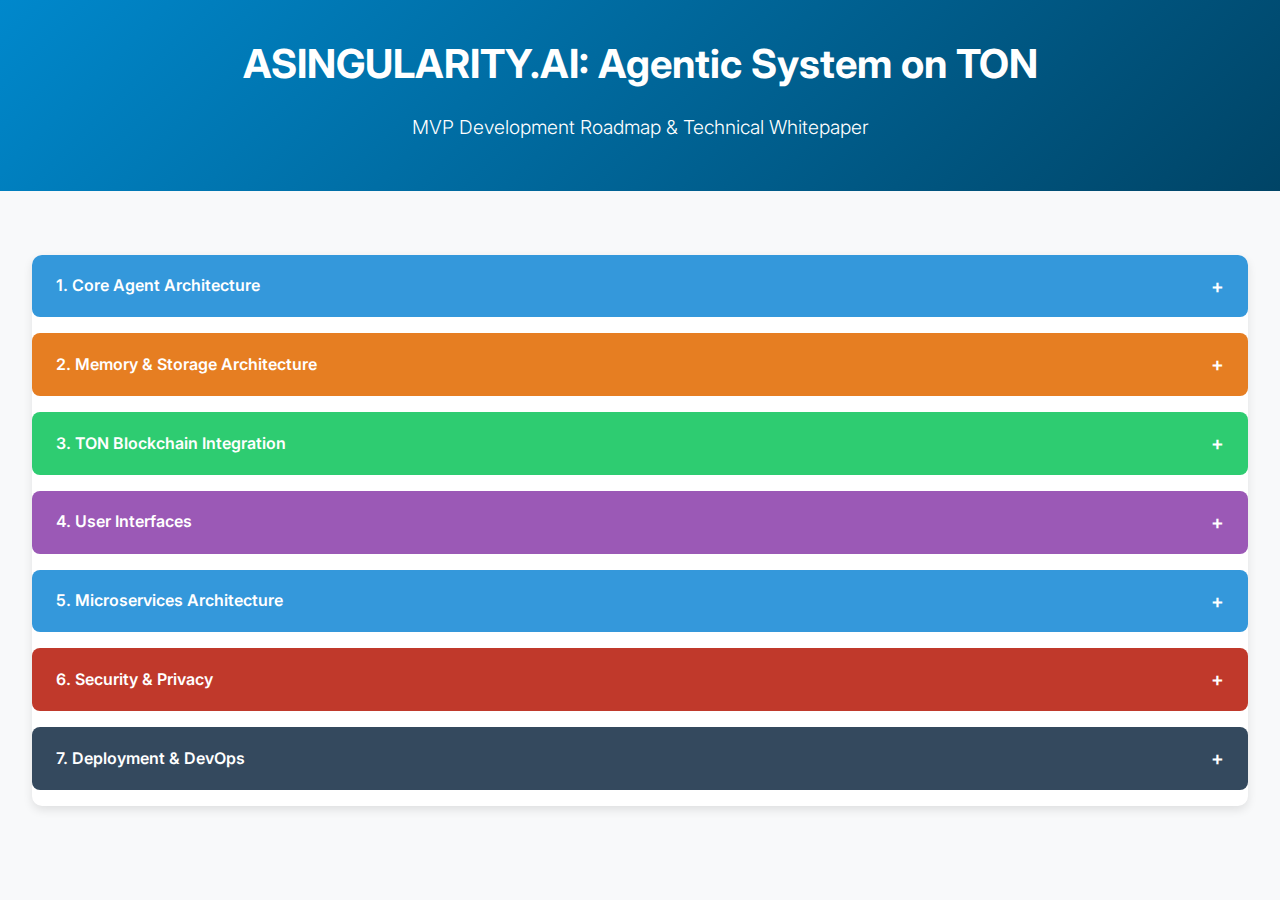
<file: assets/presentations/agentic_system_whitepaper_mindmap_en.html>
<!DOCTYPE html>
<html lang="en">

<head>
    <meta charset="UTF-8">
    <meta name="viewport" content="width=device-width, initial-scale=1.0">
    <title>Agentic System on TON - MVP Whitepaper Mindmap</title>
    <style>
        @import url('https://fonts.googleapis.com/css2?family=Inter:wght@300;400;500;600;700&display=swap');

        * {
            margin: 0;
            padding: 0;
            box-sizing: border-box;
        }

        body {
            font-family: 'Inter', sans-serif;
            background-color: #f8f9fa;
            color: #333;
            line-height: 1.6;
            padding: 0;
            margin: 0;
        }

        header {
            background: linear-gradient(135deg, #0088cc, #004466);
            color: white;
            padding: 2rem;
            text-align: center;
        }

        h1 {
            font-size: 2.5rem;
            margin-bottom: 1rem;
        }

        .subtitle {
            font-size: 1.2rem;
            font-weight: 300;
            margin-bottom: 1rem;
        }

        .container {
            max-width: 1400px;
            margin: 0 auto;
            padding: 2rem;
        }

        .mindmap {
            margin-top: 2rem;
            background-color: white;
            border-radius: 10px;
            box-shadow: 0 4px 10px rgba(0, 0, 0, 0.1);
            overflow: hidden;
        }

        .node {
            cursor: pointer;
            transition: all 0.3s;
            border-radius: 8px;
            margin-bottom: 1rem;
            overflow: hidden;
        }

        .node-header {
            padding: 1rem 1.5rem;
            display: flex;
            justify-content: space-between;
            align-items: center;
            font-weight: 600;
            color: white;
        }

        .node-content {
            padding: 1.5rem;
            display: none;
            background-color: white;
            border: 1px solid #ddd;
            border-top: none;
            border-radius: 0 0 8px 8px;
        }

        .node.active .node-content {
            display: block;
        }

        .node-title {
            display: flex;
            align-items: center;
        }

        .node-expand {
            margin-left: 10px;
            font-size: 1.2rem;
        }

        .todo-list {
            margin-top: 1rem;
        }

        .todo-item {
            padding: 0.5rem 0;
            border-bottom: 1px solid #eee;
        }

        .todo-item:last-child {
            border-bottom: none;
        }

        /* Node colors */
        .core-agent {
            background-color: #3498db;
        }

        .blockchain {
            background-color: #2ecc71;
        }

        .interfaces {
            background-color: #9b59b6;
        }

        .memory-storage {
            background-color: #e67e22;
        }

        .deployment {
            background-color: #34495e;
        }

        .security {
            background-color: #c0392b;
        }

        /* Responsive */
        @media (max-width: 768px) {
            .container {
                padding: 1rem;
            }

            h1 {
                font-size: 2rem;
            }

            .node-header {
                padding: 0.8rem 1rem;
            }

            .node-content {
                padding: 1rem;
            }
        }
    </style>
</head>

<body>
    <header>
        <h1>ASINGULARITY.AI: Agentic System on TON</h1>
        <div class="subtitle">MVP Development Roadmap & Technical Whitepaper</div>
    </header>

    <div class="container">
        <div class="mindmap">
            <!-- Core Agent Node -->
            <div class="node">
                <div class="node-header core-agent">
                    <div class="node-title">1. Core Agent Architecture</div>
                    <div class="node-expand">+</div>
                </div>
                <div class="node-content">
                    <p>Building the autonomous AI agent capable of handling tasks, web browsing, and automation through n8n.</p>
                    
                    <div class="todo-list">
                        <div class="todo-item">💻 Set up LangChain framework with OpenRouter API integration for multi-model support</div>
                        <div class="todo-item">🌐 Integrate browser-use library for web navigation capabilities</div>
                        <div class="todo-item">🔄 Implement n8n connector for workflow automation</div>
                        <div class="todo-item">🧩 Create prompt templates for agent reasoning and planning</div>
                        <div class="todo-item">🤖 Implement ReAct pattern (Reasoning + Acting) for autonomous decision-making</div>
                        <div class="todo-item">📋 Develop task handling system with planning and execution modules</div>
                        <div class="todo-item">🔍 Add web search capabilities (via SerpAPI, DuckDuckGo, etc.)</div>
                        <div class="todo-item">📝 Implement credential management system for securely storing user API keys</div>
                        <div class="todo-item">🔁 Create feedback loop mechanism for continuous improvement</div>
                        <div class="todo-item">⏱️ Add timeout and error handling for robust operation</div>
                    </div>
                </div>
            </div>

            <!-- Memory and Storage Node -->
            <div class="node">
                <div class="node-header memory-storage">
                    <div class="node-title">2. Memory & Storage Architecture</div>
                    <div class="node-expand">+</div>
                </div>
                <div class="node-content">
                    <p>Implementing efficient memory systems for agent knowledge and user data persistence.</p>
                    
                    <div class="todo-list">
                        <div class="todo-item">🧠 Set up ChromaDB for vector storage and semantic memory</div>
                        <div class="todo-item">🔑 Design secure database for storing user credentials and API keys</div>
                        <div class="todo-item">🔄 Implement conversation history storage and retrieval</div>
                        <div class="todo-item">📚 Create knowledge base system with structured information retrieval</div>
                        <div class="todo-item">🔍 Add context window management for effective memory utilization</div>
                        <div class="todo-item">🔐 Implement encryption for sensitive data storage</div>
                        <div class="todo-item">📊 Design analytics storage for tracking agent performance</div>
                        <div class="todo-item">📃 Set up document storage for task artifacts and results</div>
                        <div class="todo-item">♻️ Implement memory garbage collection and optimization</div>
                        <div class="todo-item">🔄 Create backup and recovery procedures for all data stores</div>
                    </div>
                </div>
            </div>

            <!-- Blockchain Integration Node -->
            <div class="node">
                <div class="node-header blockchain">
                    <div class="node-title">3. TON Blockchain Integration</div>
                    <div class="node-expand">+</div>
                </div>
                <div class="node-content">
                    <p>Developing smart contracts on TON for agent registration, task management, and payments.</p>
                    
                    <div class="todo-list">
                        <div class="todo-item">📜 Develop AgentNFT smart contract on FunC for agent registration</div>
                        <div class="todo-item">📋 Create TaskRegistry smart contract for managing task lifecycle</div>
                        <div class="todo-item">💰 Implement escrow functionality for secure task payments</div>
                        <div class="todo-item">🔗 Set up TON Connect integration for wallet connectivity</div>
                        <div class="todo-item">🌉 Create API bridge between agent backend and TON blockchain</div>
                        <div class="todo-item">📦 Implement IPFS integration for storing task descriptions and results</div>
                        <div class="todo-item">🧩 Develop Oracle service for verifying task completion</div>
                        <div class="todo-item">📊 Create commission distribution system for platform sustainability</div>
                        <div class="todo-item">🔄 Add transaction monitoring service for tracking payments</div>
                        <div class="todo-item">🧪 Set up testnet deployment pipeline for contract testing</div>
                    </div>
                </div>
            </div>

            <!-- User Interfaces Node -->
            <div class="node">
                <div class="node-header interfaces">
                    <div class="node-title">4. User Interfaces</div>
                    <div class="node-expand">+</div>
                </div>
                <div class="node-content">
                    <p>Building Telegram bot and web application interfaces for interacting with the agent system.</p>
                    
                    <div class="todo-list">
                        <div class="todo-item">🤖 Develop Telegram bot with Python-Telegram-Bot library</div>
                        <div class="todo-item">💬 Implement conversation handling and dialog management</div>
                        <div class="todo-item">🔘 Create inline buttons for interactive task management</div>
                        <div class="todo-item">💰 Integrate TON payment handling in Telegram (TON Connect)</div>
                        <div class="todo-item">🌐 Develop minimal web interface with React.js</div>
                        <div class="todo-item">📱 Ensure responsive design for mobile and desktop access</div>
                        <div class="todo-item">🔐 Implement authentication system for both interfaces</div>
                        <div class="todo-item">📋 Create dashboard for viewing task history and status</div>
                        <div class="todo-item">🔔 Add notification system for task updates</div>
                        <div class="todo-item">🌍 Implement internationalization (English/Russian support)</div>
                    </div>
                </div>
            </div>

            <!-- Microservices Architecture Node -->
            <div class="node">
                <div class="node-header core-agent">
                    <div class="node-title">5. Microservices Architecture</div>
                    <div class="node-expand">+</div>
                </div>
                <div class="node-content">
                    <p>Designing and implementing the microservices backend architecture with FastAPI.</p>
                    
                    <div class="todo-list">
                        <div class="todo-item">🚀 Set up FastAPI framework for backend microservices</div>
                        <div class="todo-item">🔌 Create API gateway for unified access to services</div>
                        <div class="todo-item">🤖 Implement Agent Service for handling AI processing</div>
                        <div class="todo-item">💾 Develop Storage Service for memory and database operations</div>
                        <div class="todo-item">🔗 Create Blockchain Service for TON interaction</div>
                        <div class="todo-item">🔄 Implement n8n Integration Service for automation workflows</div>
                        <div class="todo-item">🌐 Develop Browser Service for web navigation capabilities</div>
                        <div class="todo-item">👤 Create User Service for account management</div>
                        <div class="todo-item">📊 Implement Analytics Service for tracking performance</div>
                        <div class="todo-item">🔍 Add Service Discovery and health monitoring</div>
                    </div>
                </div>
            </div>

            <!-- Security and Privacy Node -->
            <div class="node">
                <div class="node-header security">
                    <div class="node-title">6. Security & Privacy</div>
                    <div class="node-expand">+</div>
                </div>
                <div class="node-content">
                    <p>Implementing robust security measures for protecting user data and ensuring system integrity.</p>
                    
                    <div class="todo-list">
                        <div class="todo-item">🔐 Implement secure credential storage with encryption</div>
                        <div class="todo-item">🔑 Create API key rotation and management system</div>
                        <div class="todo-item">🛡️ Set up rate limiting and abuse prevention</div>
                        <div class="todo-item">🔍 Implement audit logging for all critical operations</div>
                        <div class="todo-item">🚫 Add input validation and sanitization</div>
                        <div class="todo-item">🔒 Configure HTTPS/TLS for all communications</div>
                        <div class="todo-item">🔄 Create backup and disaster recovery procedures</div>
                        <div class="todo-item">👤 Implement privacy controls for user data</div>
                        <div class="todo-item">📝 Develop terms of service and privacy policy</div>
                        <div class="todo-item">🔍 Conduct security audit before public launch</div>
                    </div>
                </div>
            </div>

            <!-- Deployment Node -->
            <div class="node">
                <div class="node-header deployment">
                    <div class="node-title">7. Deployment & DevOps</div>
                    <div class="node-expand">+</div>
                </div>
                <div class="node-content">
                    <p>Setting up the infrastructure and deployment pipeline for the MVP.</p>
                    
                    <div class="todo-list">
                        <div class="todo-item">☁️ Set up cloud infrastructure (AWS/GCP/Azure)</div>
                        <div class="todo-item">🐳 Create Docker containers for each microservice</div>
                        <div class="todo-item">🚢 Configure Kubernetes for orchestration</div>
                        <div class="todo-item">🔄 Implement CI/CD pipeline for automated deployment</div>
                        <div class="todo-item">📊 Set up monitoring and alerting (Prometheus, Grafana)</div>
                        <div class="todo-item">📝 Configure logging and tracing (ELK Stack)</div>
                        <div class="todo-item">🔍 Implement auto-scaling based on demand</div>
                        <div class="todo-item">🛡️ Configure network security and firewalls</div>
                        <div class="todo-item">💾 Set up backup and restore procedures</div>
                        <div class="todo-item">📋 Create deployment documentation and runbooks</div>
                    </div>
                </div>
            </div>
        </div>
    </div>

    <script>
        document.addEventListener('DOMContentLoaded', function() {
            const nodes = document.querySelectorAll('.node');
            
            nodes.forEach(node => {
                const header = node.querySelector('.node-header');
                const expandIcon = node.querySelector('.node-expand');
                
                header.addEventListener('click', function() {
                    node.classList.toggle('active');
                    
                    if (node.classList.contains('active')) {
                        expandIcon.textContent = '-';
                    } else {
                        expandIcon.textContent = '+';
                    }
                });
            });
        });
    </script>
</body>

</html>
</file>
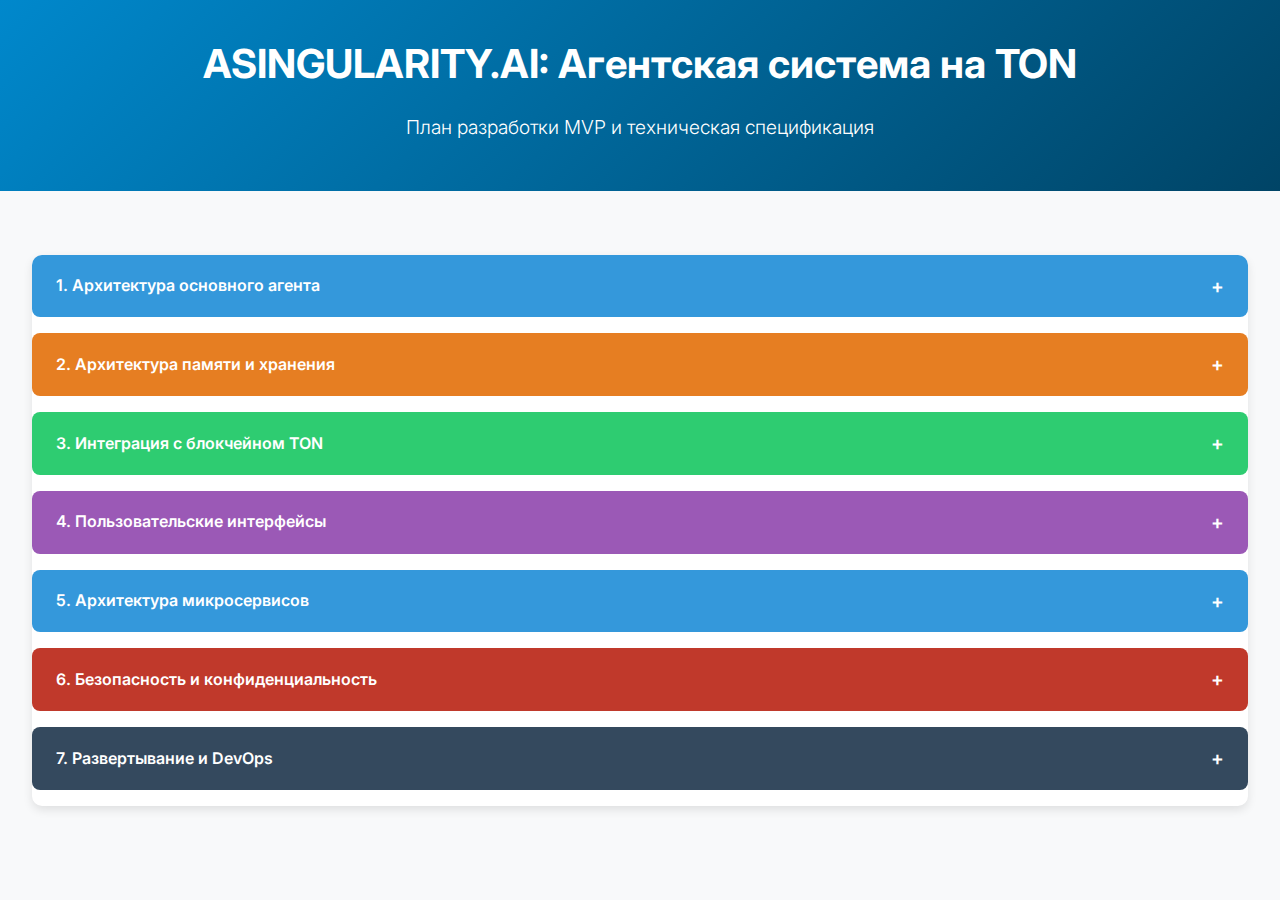
<file: assets/presentations/agentic_system_whitepaper_mindmap_ru.html>
<!DOCTYPE html>
<html lang="ru">

<head>
    <meta charset="UTF-8">
    <meta name="viewport" content="width=device-width, initial-scale=1.0">
    <title>Агентская система на TON - Карта MVP</title>
    <style>
        @import url('https://fonts.googleapis.com/css2?family=Inter:wght@300;400;500;600;700&display=swap');

        * {
            margin: 0;
            padding: 0;
            box-sizing: border-box;
        }

        body {
            font-family: 'Inter', sans-serif;
            background-color: #f8f9fa;
            color: #333;
            line-height: 1.6;
            padding: 0;
            margin: 0;
        }

        header {
            background: linear-gradient(135deg, #0088cc, #004466);
            color: white;
            padding: 2rem;
            text-align: center;
        }

        h1 {
            font-size: 2.5rem;
            margin-bottom: 1rem;
        }

        .subtitle {
            font-size: 1.2rem;
            font-weight: 300;
            margin-bottom: 1rem;
        }

        .container {
            max-width: 1400px;
            margin: 0 auto;
            padding: 2rem;
        }

        .mindmap {
            margin-top: 2rem;
            background-color: white;
            border-radius: 10px;
            box-shadow: 0 4px 10px rgba(0, 0, 0, 0.1);
            overflow: hidden;
        }

        .node {
            cursor: pointer;
            transition: all 0.3s;
            border-radius: 8px;
            margin-bottom: 1rem;
            overflow: hidden;
        }

        .node-header {
            padding: 1rem 1.5rem;
            display: flex;
            justify-content: space-between;
            align-items: center;
            font-weight: 600;
            color: white;
        }

        .node-content {
            padding: 1.5rem;
            display: none;
            background-color: white;
            border: 1px solid #ddd;
            border-top: none;
            border-radius: 0 0 8px 8px;
        }

        .node.active .node-content {
            display: block;
        }

        .node-title {
            display: flex;
            align-items: center;
        }

        .node-expand {
            margin-left: 10px;
            font-size: 1.2rem;
        }

        .todo-list {
            margin-top: 1rem;
        }

        .todo-item {
            padding: 0.5rem 0;
            border-bottom: 1px solid #eee;
        }

        .todo-item:last-child {
            border-bottom: none;
        }

        /* Node colors */
        .core-agent {
            background-color: #3498db;
        }

        .blockchain {
            background-color: #2ecc71;
        }

        .interfaces {
            background-color: #9b59b6;
        }

        .memory-storage {
            background-color: #e67e22;
        }

        .deployment {
            background-color: #34495e;
        }

        .security {
            background-color: #c0392b;
        }

        /* Responsive */
        @media (max-width: 768px) {
            .container {
                padding: 1rem;
            }

            h1 {
                font-size: 2rem;
            }

            .node-header {
                padding: 0.8rem 1rem;
            }

            .node-content {
                padding: 1rem;
            }
        }
    </style>
</head>

<body>
    <header>
        <h1>ASINGULARITY.AI: Агентская система на TON</h1>
        <div class="subtitle">План разработки MVP и техническая спецификация</div>
    </header>

    <div class="container">
        <div class="mindmap">
            <!-- Core Agent Node -->
            <div class="node">
                <div class="node-header core-agent">
                    <div class="node-title">1. Архитектура основного агента</div>
                    <div class="node-expand">+</div>
                </div>
                <div class="node-content">
                    <p>Создание автономного ИИ-агента, способного выполнять задачи, работать в браузере и управлять автоматизацией через n8n.</p>
                    
                    <div class="todo-list">
                        <div class="todo-item">💻 Настроить фреймворк LangChain с интеграцией OpenRouter API для поддержки нескольких моделей</div>
                        <div class="todo-item">🌐 Интегрировать библиотеку browser-use для возможностей веб-навигации</div>
                        <div class="todo-item">🔄 Разработать коннектор n8n для автоматизации рабочих процессов</div>
                        <div class="todo-item">🧩 Создать шаблоны промптов для рассуждений и планирования агента</div>
                        <div class="todo-item">🤖 Реализовать паттерн ReAct (Reasoning + Acting) для автономного принятия решений</div>
                        <div class="todo-item">📋 Разработать систему обработки задач с модулями планирования и выполнения</div>
                        <div class="todo-item">🔍 Добавить возможность веб-поиска (через SerpAPI, DuckDuckGo и др.)</div>
                        <div class="todo-item">📝 Реализовать систему управления учетными данными для безопасного хранения API-ключей пользователя</div>
                        <div class="todo-item">🔁 Создать механизм обратной связи для постоянного улучшения</div>
                        <div class="todo-item">⏱️ Добавить тайм-ауты и обработку ошибок для стабильной работы</div>
                    </div>
                </div>
            </div>

            <!-- Memory and Storage Node -->
            <div class="node">
                <div class="node-header memory-storage">
                    <div class="node-title">2. Архитектура памяти и хранения</div>
                    <div class="node-expand">+</div>
                </div>
                <div class="node-content">
                    <p>Внедрение эффективных систем памяти для знаний агента и сохранения пользовательских данных.</p>
                    
                    <div class="todo-list">
                        <div class="todo-item">🧠 Настроить ChromaDB для векторного хранилища и семантической памяти</div>
                        <div class="todo-item">🔑 Разработать защищенную базу данных для хранения учетных данных пользователя и API-ключей</div>
                        <div class="todo-item">🔄 Реализовать хранение и извлечение истории разговоров</div>
                        <div class="todo-item">📚 Создать систему базы знаний со структурированным поиском информации</div>
                        <div class="todo-item">🔍 Добавить управление контекстным окном для эффективного использования памяти</div>
                        <div class="todo-item">🔐 Внедрить шифрование для хранения конфиденциальных данных</div>
                        <div class="todo-item">📊 Разработать хранилище аналитики для отслеживания производительности агента</div>
                        <div class="todo-item">📃 Настроить хранилище документов для артефактов и результатов задач</div>
                        <div class="todo-item">♻️ Реализовать сборку мусора и оптимизацию памяти</div>
                        <div class="todo-item">🔄 Создать процедуры резервного копирования и восстановления для всех хранилищ данных</div>
                    </div>
                </div>
            </div>

            <!-- Blockchain Integration Node -->
            <div class="node">
                <div class="node-header blockchain">
                    <div class="node-title">3. Интеграция с блокчейном TON</div>
                    <div class="node-expand">+</div>
                </div>
                <div class="node-content">
                    <p>Разработка смарт-контрактов на TON для регистрации агентов, управления задачами и платежами.</p>
                    
                    <div class="todo-list">
                        <div class="todo-item">📜 Разработать смарт-контракт AgentNFT на FunC для регистрации агентов</div>
                        <div class="todo-item">📋 Создать смарт-контракт TaskRegistry для управления жизненным циклом задач</div>
                        <div class="todo-item">💰 Реализовать функционал эскроу для безопасных платежей за задачи</div>
                        <div class="todo-item">🔗 Настроить интеграцию TON Connect для подключения кошельков</div>
                        <div class="todo-item">🌉 Создать API-мост между бэкендом агента и блокчейном TON</div>
                        <div class="todo-item">📦 Реализовать интеграцию с IPFS для хранения описаний задач и результатов</div>
                        <div class="todo-item">🧩 Разработать сервис Oracle для проверки выполнения задач</div>
                        <div class="todo-item">📊 Создать систему распределения комиссий для устойчивости платформы</div>
                        <div class="todo-item">🔄 Добавить сервис мониторинга транзакций для отслеживания платежей</div>
                        <div class="todo-item">🧪 Настроить конвейер развертывания в тестовой сети для тестирования контрактов</div>
                    </div>
                </div>
            </div>

            <!-- User Interfaces Node -->
            <div class="node">
                <div class="node-header interfaces">
                    <div class="node-title">4. Пользовательские интерфейсы</div>
                    <div class="node-expand">+</div>
                </div>
                <div class="node-content">
                    <p>Создание интерфейсов Telegram-бота и веб-приложения для взаимодействия с агентской системой.</p>
                    
                    <div class="todo-list">
                        <div class="todo-item">🤖 Разработать Telegram-бота с использованием библиотеки Python-Telegram-Bot</div>
                        <div class="todo-item">💬 Реализовать обработку разговоров и управление диалогами</div>
                        <div class="todo-item">🔘 Создать inline-кнопки для интерактивного управления задачами</div>
                        <div class="todo-item">💰 Интегрировать обработку платежей TON в Telegram (TON Connect)</div>
                        <div class="todo-item">🌐 Разработать минимальный веб-интерфейс с использованием React.js</div>
                        <div class="todo-item">📱 Обеспечить адаптивный дизайн для доступа с мобильных устройств и ПК</div>
                        <div class="todo-item">🔐 Реализовать систему аутентификации для обоих интерфейсов</div>
                        <div class="todo-item">📋 Создать панель управления для просмотра истории и статуса задач</div>
                        <div class="todo-item">🔔 Добавить систему уведомлений об обновлениях задач</div>
                        <div class="todo-item">🌍 Реализовать интернационализацию (поддержка английского/русского языков)</div>
                    </div>
                </div>
            </div>

            <!-- Microservices Architecture Node -->
            <div class="node">
                <div class="node-header core-agent">
                    <div class="node-title">5. Архитектура микросервисов</div>
                    <div class="node-expand">+</div>
                </div>
                <div class="node-content">
                    <p>Проектирование и реализация архитектуры бэкенда на микросервисах с использованием FastAPI.</p>
                    
                    <div class="todo-list">
                        <div class="todo-item">🚀 Настроить фреймворк FastAPI для бэкенд-микросервисов</div>
                        <div class="todo-item">🔌 Создать API-шлюз для унифицированного доступа к сервисам</div>
                        <div class="todo-item">🤖 Реализовать сервис агента для обработки ИИ</div>
                        <div class="todo-item">💾 Разработать сервис хранения для операций с памятью и базой данных</div>
                        <div class="todo-item">🔗 Создать сервис блокчейна для взаимодействия с TON</div>
                        <div class="todo-item">🔄 Реализовать сервис интеграции n8n для рабочих процессов автоматизации</div>
                        <div class="todo-item">🌐 Разработать сервис браузера для возможностей веб-навигации</div>
                        <div class="todo-item">👤 Создать сервис пользователя для управления учетными записями</div>
                        <div class="todo-item">📊 Реализовать сервис аналитики для отслеживания производительности</div>
                        <div class="todo-item">🔍 Добавить Service Discovery и мониторинг работоспособности</div>
                    </div>
                </div>
            </div>

            <!-- Security and Privacy Node -->
            <div class="node">
                <div class="node-header security">
                    <div class="node-title">6. Безопасность и конфиденциальность</div>
                    <div class="node-expand">+</div>
                </div>
                <div class="node-content">
                    <p>Внедрение надежных мер безопасности для защиты пользовательских данных и обеспечения целостности системы.</p>
                    
                    <div class="todo-list">
                        <div class="todo-item">🔐 Реализовать защищенное хранилище учетных данных с шифрованием</div>
                        <div class="todo-item">🔑 Создать систему ротации и управления API-ключами</div>
                        <div class="todo-item">🛡️ Настроить ограничение скорости и предотвращение злоупотреблений</div>
                        <div class="todo-item">🔍 Реализовать аудит-логирование для всех критических операций</div>
                        <div class="todo-item">🚫 Добавить валидацию и санитизацию ввода</div>
                        <div class="todo-item">🔒 Настроить HTTPS/TLS для всех коммуникаций</div>
                        <div class="todo-item">🔄 Создать процедуры резервного копирования и аварийного восстановления</div>
                        <div class="todo-item">👤 Реализовать контроль конфиденциальности пользовательских данных</div>
                        <div class="todo-item">📝 Разработать условия использования и политику конфиденциальности</div>
                        <div class="todo-item">🔍 Провести аудит безопасности перед публичным запуском</div>
                    </div>
                </div>
            </div>

            <!-- Deployment Node -->
            <div class="node">
                <div class="node-header deployment">
                    <div class="node-title">7. Развертывание и DevOps</div>
                    <div class="node-expand">+</div>
                </div>
                <div class="node-content">
                    <p>Настройка инфраструктуры и конвейера развертывания для MVP.</p>
                    
                    <div class="todo-list">
                        <div class="todo-item">☁️ Настроить облачную инфраструктуру (AWS/GCP/Azure)</div>
                        <div class="todo-item">🐳 Создать Docker-контейнеры для каждого микросервиса</div>
                        <div class="todo-item">🚢 Настроить Kubernetes для оркестрации</div>
                        <div class="todo-item">🔄 Реализовать CI/CD-конвейер для автоматизированного развертывания</div>
                        <div class="todo-item">📊 Настроить мониторинг и оповещения (Prometheus, Grafana)</div>
                        <div class="todo-item">📝 Настроить логирование и трассировку (ELK Stack)</div>
                        <div class="todo-item">🔍 Реализовать автомасштабирование на основе спроса</div>
                        <div class="todo-item">🛡️ Настроить сетевую безопасность и брандмауэры</div>
                        <div class="todo-item">💾 Настроить процедуры резервного копирования и восстановления</div>
                        <div class="todo-item">📋 Создать документацию по развертыванию и руководства</div>
                    </div>
                </div>
            </div>
        </div>
    </div>

    <script>
        document.addEventListener('DOMContentLoaded', function() {
            const nodes = document.querySelectorAll('.node');
            
            nodes.forEach(node => {
                const header = node.querySelector('.node-header');
                const expandIcon = node.querySelector('.node-expand');
                
                header.addEventListener('click', function() {
                    node.classList.toggle('active');
                    
                    if (node.classList.contains('active')) {
                        expandIcon.textContent = '-';
                    } else {
                        expandIcon.textContent = '+';
                    }
                });
            });
        });
    </script>
</body>

</html>
</file>
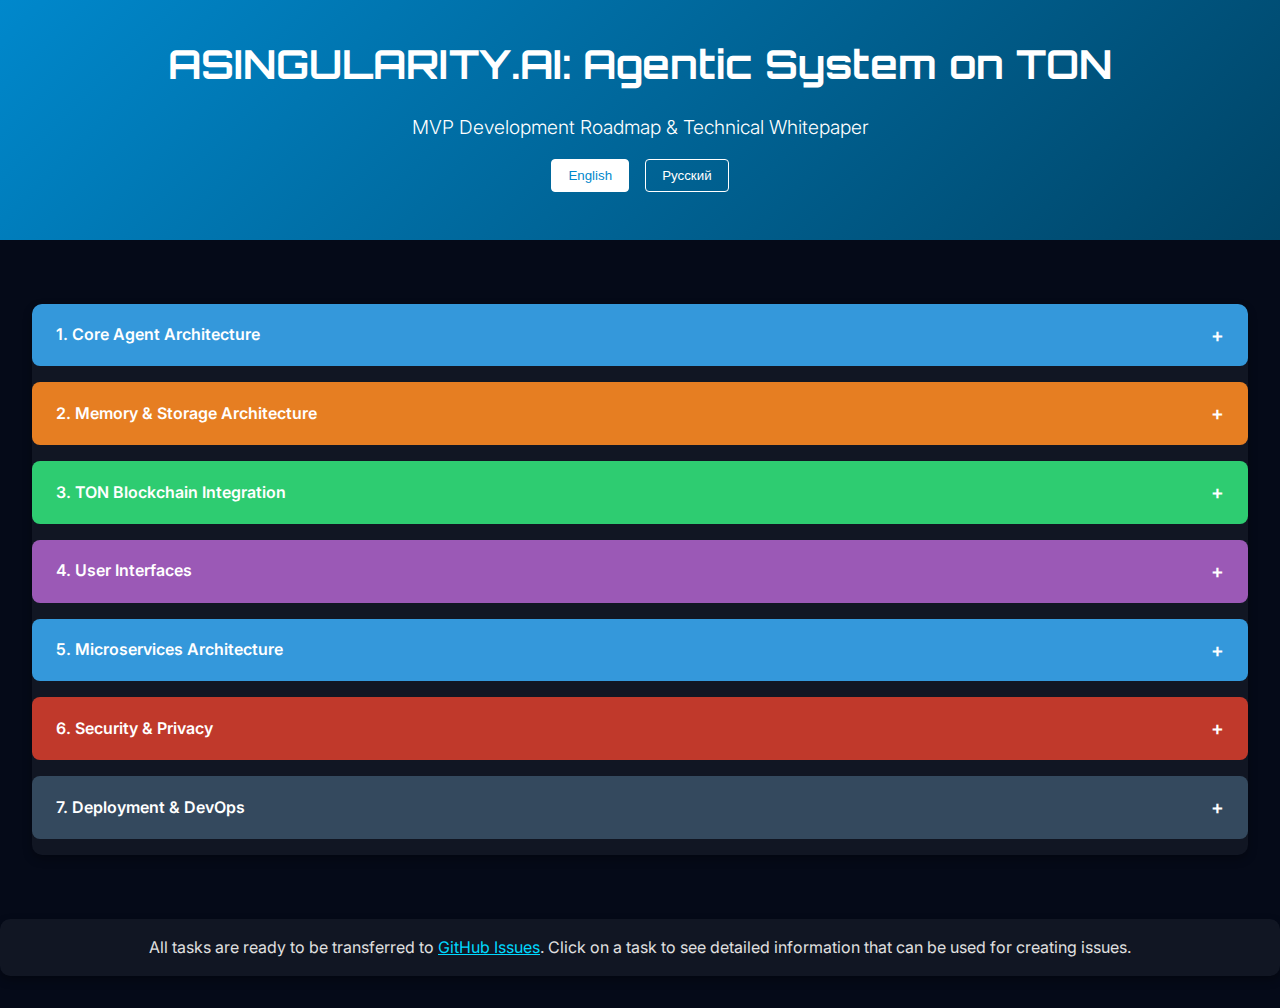
<file: website/src/mvp_todo.html>
<!DOCTYPE html>
<html lang="en">

<head>
    <meta charset="UTF-8">
    <meta name="viewport" content="width=device-width, initial-scale=1.0">
    <title>ASINGULARITY.AI: MVP Development Roadmap</title>
    <style>
        @import url('https://fonts.googleapis.com/css2?family=Inter:wght@300;400;500;600;700&display=swap');
        @import url('https://fonts.googleapis.com/css2?family=Orbitron:wght@400;500;600;700&display=swap');

        * {
            margin: 0;
            padding: 0;
            box-sizing: border-box;
        }

        body {
            font-family: 'Inter', sans-serif;
            background-color: #050a18;
            color: #e0e0e0;
            line-height: 1.6;
            padding: 0;
            margin: 0;
        }

        header {
            background: linear-gradient(135deg, #0088cc, #004466);
            color: white;
            padding: 2rem;
            text-align: center;
        }

        h1 {
            font-family: 'Orbitron', sans-serif;
            font-size: 2.5rem;
            margin-bottom: 1rem;
            position: relative;
            animation: glitch 1s linear infinite;
        }

        h1::before, h1::after {
            content: attr(data-text);
            position: absolute;
            top: 0;
            left: 0;
            width: 100%;
            height: 100%;
            clip: rect(0, 0, 0, 0);
        }

        h1::before {
            left: 2px;
            text-shadow: -1px 0 #ff00c1;
            animation: glitch-2 2s infinite linear alternate-reverse;
        }

        h1::after {
            left: -2px;
            text-shadow: 1px 0 #00fff9;
            animation: glitch-3 3s infinite linear alternate-reverse;
        }

        @keyframes glitch {
            0% {
                text-shadow: 0.05em 0 0 rgba(255, 0, 0, 0.75), -0.05em -0.025em 0 rgba(0, 255, 0, 0.75), 0.025em 0.05em 0 rgba(0, 0, 255, 0.75);
            }
            14% {
                text-shadow: 0.05em 0 0 rgba(255, 0, 0, 0.75), -0.05em -0.025em 0 rgba(0, 255, 0, 0.75), 0.025em 0.05em 0 rgba(0, 0, 255, 0.75);
            }
            15% {
                text-shadow: -0.05em -0.025em 0 rgba(255, 0, 0, 0.75), 0.025em 0.025em 0 rgba(0, 255, 0, 0.75), -0.05em -0.05em 0 rgba(0, 0, 255, 0.75);
            }
            49% {
                text-shadow: -0.05em -0.025em 0 rgba(255, 0, 0, 0.75), 0.025em 0.025em 0 rgba(0, 255, 0, 0.75), -0.05em -0.05em 0 rgba(0, 0, 255, 0.75);
            }
            50% {
                text-shadow: 0.025em 0.05em 0 rgba(255, 0, 0, 0.75), 0.05em 0 0 rgba(0, 255, 0, 0.75), 0 -0.05em 0 rgba(0, 0, 255, 0.75);
            }
            99% {
                text-shadow: 0.025em 0.05em 0 rgba(255, 0, 0, 0.75), 0.05em 0 0 rgba(0, 255, 0, 0.75), 0 -0.05em 0 rgba(0, 0, 255, 0.75);
            }
            100% {
                text-shadow: -0.025em 0 0 rgba(255, 0, 0, 0.75), -0.025em -0.025em 0 rgba(0, 255, 0, 0.75), -0.025em -0.05em 0 rgba(0, 0, 255, 0.75);
            }
        }

        @keyframes glitch-2 {
            0% {
                clip: rect(86px, 9999px, 42px, 0);
            }
            5% {
                clip: rect(24px, 9999px, 92px, 0);
            }
            10% {
                clip: rect(63px, 9999px, 59px, 0);
            }
            15% {
                clip: rect(15px, 9999px, 11px, 0);
            }
            20% {
                clip: rect(33px, 9999px, 9px, 0);
            }
            25% {
                clip: rect(89px, 9999px, 100px, 0);
            }
            30% {
                clip: rect(2px, 9999px, 53px, 0);
            }
            35% {
                clip: rect(54px, 9999px, 97px, 0);
            }
            40% {
                clip: rect(11px, 9999px, 37px, 0);
            }
            45% {
                clip: rect(19px, 9999px, 46px, 0);
            }
            50% {
                clip: rect(42px, 9999px, 84px, 0);
            }
            55% {
                clip: rect(62px, 9999px, 78px, 0);
            }
            60% {
                clip: rect(94px, 9999px, 98px, 0);
            }
            65% {
                clip: rect(87px, 9999px, 72px, 0);
            }
            70% {
                clip: rect(2px, 9999px, 3px, 0);
            }
            75% {
                clip: rect(75px, 9999px, 75px, 0);
            }
            80% {
                clip: rect(20px, 9999px, 20px, 0);
            }
            85% {
                clip: rect(15px, 9999px, 78px, 0);
            }
            90% {
                clip: rect(89px, 9999px, 99px, 0);
            }
            95% {
                clip: rect(37px, 9999px, 26px, 0);
            }
            100% {
                clip: rect(57px, 9999px, 98px, 0);
            }
        }

        @keyframes glitch-3 {
            0% {
                clip: rect(23px, 9999px, 76px, 0);
            }
            5% {
                clip: rect(85px, 9999px, 96px, 0);
            }
            10% {
                clip: rect(48px, 9999px, 41px, 0);
            }
            15% {
                clip: rect(40px, 9999px, 23px, 0);
            }
            20% {
                clip: rect(76px, 9999px, 100px, 0);
            }
            25% {
                clip: rect(38px, 9999px, 53px, 0);
            }
            30% {
                clip: rect(82px, 9999px, 31px, 0);
            }
            35% {
                clip: rect(39px, 9999px, 28px, 0);
            }
            40% {
                clip: rect(48px, 9999px, 22px, 0);
            }
            45% {
                clip: rect(69px, 9999px, 65px, 0);
            }
            50% {
                clip: rect(31px, 9999px, 63px, 0);
            }
            55% {
                clip: rect(94px, 9999px, 25px, 0);
            }
            60% {
                clip: rect(26px, 9999px, 38px, 0);
            }
            65% {
                clip: rect(68px, 9999px, 68px, 0);
            }
            70% {
                clip: rect(57px, 9999px, 49px, 0);
            }
            75% {
                clip: rect(86px, 9999px, 22px, 0);
            }
            80% {
                clip: rect(47px, 9999px, 75px, 0);
            }
            85% {
                clip: rect(43px, 9999px, 90px, 0);
            }
            90% {
                clip: rect(7px, 9999px, 60px, 0);
            }
            95% {
                clip: rect(34px, 9999px, 39px, 0);
            }
            100% {
                clip: rect(35px, 9999px, 64px, 0);
            }
        }

        .subtitle {
            font-size: 1.2rem;
            font-weight: 300;
            margin-bottom: 1rem;
            animation: flicker 3s linear infinite;
        }

        .container {
            max-width: 1400px;
            margin: 0 auto;
            padding: 2rem;
        }

        .language-switcher {
            display: flex;
            justify-content: center;
            margin-bottom: 1rem;
        }

        .language-switcher button {
            background-color: transparent;
            border: 1px solid #fff;
            color: #fff;
            padding: 0.5rem 1rem;
            margin: 0 0.5rem;
            cursor: pointer;
            border-radius: 4px;
            transition: all 0.3s;
        }

        .language-switcher button.active {
            background-color: #fff;
            color: #0088cc;
        }

        .mindmap {
            margin-top: 2rem;
            background-color: rgba(255, 255, 255, 0.05);
            border-radius: 10px;
            box-shadow: 0 4px 10px rgba(0, 0, 0, 0.3);
            overflow: hidden;
        }

        .node {
            cursor: pointer;
            transition: all 0.3s;
            border-radius: 8px;
            margin-bottom: 1rem;
            overflow: hidden;
        }

        .node-header {
            padding: 1rem 1.5rem;
            display: flex;
            justify-content: space-between;
            align-items: center;
            font-weight: 600;
            color: white;
        }

        .node-content {
            padding: 1.5rem;
            display: none;
            background-color: rgba(255, 255, 255, 0.03);
            border: 1px solid rgba(255, 255, 255, 0.1);
            border-top: none;
            border-radius: 0 0 8px 8px;
        }

        .node.active .node-content {
            display: block;
        }

        .node-title {
            display: flex;
            align-items: center;
        }

        .node-expand {
            margin-left: 10px;
            font-size: 1.2rem;
        }

        .todo-list {
            margin-top: 1rem;
        }

        .todo-item {
            padding: 0.5rem 0;
            border-bottom: 1px solid rgba(255, 255, 255, 0.1);
            cursor: pointer;
        }

        .todo-item:last-child {
            border-bottom: none;
        }

        .todo-item {
            cursor: pointer;
        }

        .todo-details {
            display: none;
            padding: 0.5rem 0 0.5rem 1.5rem;
            margin-top: 0.5rem;
            border-left: 2px solid rgba(255, 255, 255, 0.2);
            font-size: 0.9rem;
        }

        .todo-item.active .todo-details {
            display: block;
        }

        .todo-details a {
            color: #00d9ff;
            text-decoration: underline;
        }

        .todo-details a:hover {
            color: #ff00e5;
        }

        /* Node colors */
        .core-agent {
            background-color: #3498db;
        }

        .blockchain {
            background-color: #2ecc71;
        }

        .interfaces {
            background-color: #9b59b6;
        }

        .memory-storage {
            background-color: #e67e22;
        }

        .deployment {
            background-color: #34495e;
        }

        .security {
            background-color: #c0392b;
        }

        /* Language specific content */
        [lang="en"] .ru-content {
            display: none;
        }

        [lang="ru"] .en-content {
            display: none;
        }

        /* Cyberpunk animations */
        @keyframes flicker {
            0%, 19.999%, 22%, 62.999%, 64%, 64.999%, 70%, 100% {
                opacity: 1;
            }
            20%, 21.999%, 63%, 63.999%, 65%, 69.999% {
                opacity: 0.33;
            }
        }

        .github-issues-info {
            max-width: 1400px;
            margin: 2rem auto;
            padding: 1rem 2rem;
            background-color: rgba(255, 255, 255, 0.05);
            border-radius: 10px;
            box-shadow: 0 4px 10px rgba(0, 0, 0, 0.3);
            text-align: center;
        }

        .github-issues-info a {
            color: #00d9ff;
            text-decoration: underline;
        }

        .github-issues-info a:hover {
            color: #ff00e5;
        }
    </style>
</head>

<body>
    <header>
        <h1 class="en-content" data-text="ASINGULARITY.AI: Agentic System on TON">ASINGULARITY.AI: Agentic System on TON</h1>
        <h1 class="ru-content" data-text="ASINGULARITY.AI: Агентская система на TON">ASINGULARITY.AI: Агентская система на TON</h1>
        <div class="subtitle en-content">MVP Development Roadmap & Technical Whitepaper</div>
        <div class="subtitle ru-content">План разработки MVP и техническая спецификация</div>
        
        <div class="language-switcher">
            <button data-lang="en" class="active">English</button>
            <button data-lang="ru">Русский</button>
        </div>
    </header>

    <div class="container">
        <div class="mindmap">
            <!-- Core Agent Node -->
            <div class="node">
                <div class="node-header core-agent">
                    <div class="node-title en-content">1. Core Agent Architecture</div>
                    <div class="node-title ru-content">1. Архитектура основного агента</div>
                    <div class="node-expand">+</div>
                </div>
                <div class="node-content">
                    <p class="en-content">Building the autonomous AI agent capable of handling tasks, web browsing, and automation through n8n.</p>
                    <p class="ru-content">Создание автономного ИИ-агента, способного выполнять задачи, работать в браузере и управлять автоматизацией через n8n.</p>
                    
                    <div class="todo-list">
                        <div class="todo-item">
                            <div class="en-content">💻 Set up LangChain framework with OpenRouter API integration for multi-model support</div>
                            <div class="ru-content">💻 Настроить фреймворк LangChain с интеграцией OpenRouter API для поддержки нескольких моделей</div>
                            <div class="todo-details">
                                <div class="en-content">
                                    <p><strong>Details:</strong> Install LangChain (pip install langchain), set up OpenRouter API integration for accessing multiple LLM providers through a single API. Configure model selection based on task requirements.</p>
                                    <p><strong>Resources:</strong> <a href="https://python.langchain.com/docs/get_started/introduction" target="_blank">LangChain Documentation</a>, <a href="https://openrouter.ai/docs" target="_blank">OpenRouter API</a></p>
                                    <p><strong>Estimated time:</strong> 3-5 days</p>
                                </div>
                                <div class="ru-content">
                                    <p><strong>Детали:</strong> Установить LangChain (pip install langchain), настроить интеграцию с OpenRouter API для доступа к нескольким провайдерам LLM через единый API. Настроить выбор модели на основе требований задачи.</p>
                                    <p><strong>Ресурсы:</strong> <a href="https://python.langchain.com/docs/get_started/introduction" target="_blank">Документация LangChain</a>, <a href="https://openrouter.ai/docs" target="_blank">OpenRouter API</a></p>
                                    <p><strong>Оценка времени:</strong> 3-5 дней</p>
                                </div>
                            </div>
                        </div>
                        <div class="todo-item">
                            <div class="en-content">🌐 Integrate browser-use library for web navigation capabilities</div>
                            <div class="ru-content">🌐 Интегрировать библиотеку browser-use для возможностей веб-навигации</div>
                            <div class="todo-details">
                                <div class="en-content">
                                    <p><strong>Details:</strong> Implement browser-use library which is built on Playwright for browser automation. Create wrapper functions for common web navigation tasks (search, click, fill forms, etc.).</p>
                                    <p><strong>Resources:</strong> <a href="https://github.com/browser-use/browser-use" target="_blank">browser-use Documentation</a>, <a href="https://playwright.dev/python/docs/intro" target="_blank">Playwright Documentation</a></p>
                                    <p><strong>Estimated time:</strong> 4-6 days</p>
                                </div>
                                <div class="ru-content">
                                    <p><strong>Детали:</strong> Внедрить библиотеку browser-use, построенную на основе Playwright для автоматизации браузера. Создать функции-обертки для общих задач веб-навигации (поиск, клик, заполнение форм и т.д.).</p>
                                    <p><strong>Ресурсы:</strong> <a href="https://github.com/browser-use/browser-use" target="_blank">Документация browser-use</a>, <a href="https://playwright.dev/python/docs/intro" target="_blank">Документация Playwright</a></p>
                                    <p><strong>Оценка времени:</strong> 4-6 дней</p>
                                </div>
                            </div>
                        </div>
                        <div class="todo-item">
                            <div class="en-content">🔄 Implement n8n connector for workflow automation</div>
                            <div class="ru-content">🔄 Разработать коннектор n8n для автоматизации рабочих процессов</div>
                            <div class="todo-details">
                                <div class="en-content">
                                    <p><strong>Details:</strong> Create a Python client for n8n API to trigger workflows and receive results. Implement authentication and error handling.</p>
                                    <p><strong>Resources:</strong> <a href="https://docs.n8n.io/api/" target="_blank">n8n API Documentation</a></p>
                                    <p><strong>Estimated time:</strong> 3-4 days</p>
                                </div>
                                <div class="ru-content">
                                    <p><strong>Детали:</strong> Создать Python-клиент для API n8n для запуска рабочих процессов и получения результатов. Реализовать аутентификацию и обработку ошибок.</p>
                                    <p><strong>Ресурсы:</strong> <a href="https://docs.n8n.io/api/" target="_blank">Документация API n8n</a></p>
                                    <p><strong>Оценка времени:</strong> 3-4 дня</p>
                                </div>
                            </div>
                        </div>
                        <div class="todo-item">
                            <div class="en-content">🧩 Create prompt templates for agent reasoning and planning</div>
                            <div class="ru-content">🧩 Создать шаблоны промптов для рассуждений и планирования агента</div>
                            <div class="todo-details">
                                <div class="en-content">
                                    <p><strong>Details:</strong> Design and implement prompt templates for different agent tasks. Create a system for managing and optimizing prompts based on performance.</p>
                                    <p><strong>Resources:</strong> <a href="https://python.langchain.com/docs/modules/model_io/prompts/" target="_blank">LangChain Prompt Templates</a></p>
                                    <p><strong>Estimated time:</strong> 4-5 days</p>
                                </div>
                                <div class="ru-content">
                                    <p><strong>Детали:</strong> Разработать и внедрить шаблоны промптов для различных задач агента. Создать систему для управления и оптимизации промптов на основе производительности.</p>
                                    <p><strong>Ресурсы:</strong> <a href="https://python.langchain.com/docs/modules/model_io/prompts/" target="_blank">Шаблоны промптов LangChain</a></p>
                                    <p><strong>Оценка времени:</strong> 4-5 дней</p>
                                </div>
                            </div>
                        </div>
                        <div class="todo-item">
                            <div class="en-content">🤖 Implement ReAct pattern (Reasoning + Acting) for autonomous decision-making</div>
                            <div class="ru-content">🤖 Реализовать паттерн ReAct (Reasoning + Acting) для автономного принятия решений</div>
                            <div class="todo-details">
                                <div class="en-content">
                                    <p><strong>Details:</strong> Implement the ReAct pattern for agent decision-making, combining reasoning and acting in an iterative process. Create a framework for thought-action-observation cycles.</p>
                                    <p><strong>Resources:</strong> <a href="https://python.langchain.com/docs/modules/agents/agent_types/react/" target="_blank">LangChain ReAct Agents</a>, <a href="https://arxiv.org/abs/2210.03629" target="_blank">ReAct Research Paper</a></p>
                                    <p><strong>Estimated time:</strong> 5-7 days</p>
                                </div>
                                <div class="ru-content">
                                    <p><strong>Детали:</strong> Реализовать паттерн ReAct для принятия решений агентом, объединяя рассуждения и действия в итеративном процессе. Создать фреймворк для циклов мысль-действие-наблюдение.</p>
                                    <p><strong>Ресурсы:</strong> <a href="https://python.langchain.com/docs/modules/agents/agent_types/react/" target="_blank">Агенты ReAct в LangChain</a>, <a href="https://arxiv.org/abs/2210.03629" target="_blank">Исследовательская статья ReAct</a></p>
                                    <p><strong>Оценка времени:</strong> 5-7 дней</p>
                                </div>
                            </div>
                        </div>
                        <div class="todo-item">
                            <div class="en-content">📋 Develop task handling system with planning and execution modules</div>
                            <div class="ru-content">📋 Разработать систему обработки задач с модулями планирования и выполнения</div>
                            <div class="todo-details">
                                <div class="en-content">
                                    <p><strong>Details:</strong> Create a system for task decomposition, planning, and execution. Implement task prioritization, dependency management, and progress tracking.</p>
                                    <p><strong>Resources:</strong> <a href="https://python.langchain.com/docs/use_cases/task_decomposition/" target="_blank">LangChain Task Decomposition</a></p>
                                    <p><strong>Estimated time:</strong> 6-8 days</p>
                                </div>
                                <div class="ru-content">
                                    <p><strong>Детали:</strong> Создать систему для декомпозиции задач, планирования и выполнения. Реализовать приоритизацию задач, управление зависимостями и отслеживание прогресса.</p>
                                    <p><strong>Ресурсы:</strong> <a href="https://python.langchain.com/docs/use_cases/task_decomposition/" target="_blank">Декомпозиция задач в LangChain</a></p>
                                    <p><strong>Оценка времени:</strong> 6-8 дней</p>
                                </div>
                            </div>
                        </div>
                        <div class="todo-item">
                            <div class="en-content">🔍 Add web search capabilities (via SerpAPI, DuckDuckGo, etc.)</div>
                            <div class="ru-content">🔍 Добавить возможность веб-поиска (через SerpAPI, DuckDuckGo и др.)</div>
                            <div class="todo-details">
                                <div class="en-content">
                                    <p><strong>Details:</strong> Integrate web search APIs (SerpAPI, DuckDuckGo) to enable the agent to search for information online. Implement result parsing and filtering.</p>
                                    <p><strong>Resources:</strong> <a href="https://python.langchain.com/docs/integrations/tools/serpapi/" target="_blank">LangChain SerpAPI Integration</a>, <a href="https://serpapi.com/docs" target="_blank">SerpAPI Documentation</a></p>
                                    <p><strong>Estimated time:</strong> 3-4 days</p>
                                </div>
                                <div class="ru-content">
                                    <p><strong>Детали:</strong> Интегрировать API веб-поиска (SerpAPI, DuckDuckGo), чтобы агент мог искать информацию в интернете. Реализовать парсинг и фильтрацию результатов.</p>
                                    <p><strong>Ресурсы:</strong> <a href="https://python.langchain.com/docs/integrations/tools/serpapi/" target="_blank">Интеграция SerpAPI в LangChain</a>, <a href="https://serpapi.com/docs" target="_blank">Документация SerpAPI</a></p>
                                    <p><strong>Оценка времени:</strong> 3-4 дня</p>
                                </div>
                            </div>
                        </div>
                        <div class="todo-item">
                            <div class="en-content">📝 Implement credential management system for securely storing user API keys</div>
                            <div class="ru-content">📝 Реализовать систему управления учетными данными для безопасного хранения API-ключей пользователя</div>
                            <div class="todo-details">
                                <div class="en-content">
                                    <p><strong>Details:</strong> Create a secure system for managing and storing user API keys and credentials. Implement encryption and access control mechanisms.</p>
                                    <p><strong>Resources:</strong> <a href="https://cryptography.io/en/latest/" target="_blank">Python Cryptography Library</a>, <a href="https://www.vaultproject.io/docs" target="_blank">HashiCorp Vault</a></p>
                                    <p><strong>Estimated time:</strong> 4-5 days</p>
                                </div>
                                <div class="ru-content">
                                    <p><strong>Детали:</strong> Создать безопасную систему для управления и хранения API-ключей и учетных данных пользователя. Реализовать механизмы шифрования и контроля доступа.</p>
                                    <p><strong>Ресурсы:</strong> <a href="https://cryptography.io/en/latest/" target="_blank">Библиотека Python Cryptography</a>, <a href="https://www.vaultproject.io/docs" target="_blank">HashiCorp Vault</a></p>
                                    <p><strong>Оценка времени:</strong> 4-5 дней</p>
                                </div>
                            </div>
                        </div>
                        <div class="todo-item">
                            <div class="en-content">🔁 Create feedback loop mechanism for continuous improvement</div>
                            <div class="ru-content">🔁 Создать механизм обратной связи для постоянного улучшения</div>
                            <div class="todo-details">
                                <div class="en-content">
                                    <p><strong>Details:</strong> Implement a system for collecting user feedback and agent performance metrics. Create mechanisms for using this data to improve agent behavior over time.</p>
                                    <p><strong>Resources:</strong> <a href="https://python.langchain.com/docs/modules/model_io/prompts/prompt_templates/few_shot_examples" target="_blank">LangChain Few-Shot Learning</a></p>
                                    <p><strong>Estimated time:</strong> 5-6 days</p>
                                </div>
                                <div class="ru-content">
                                    <p><strong>Детали:</strong> Реализовать систему для сбора отзывов пользователей и метрик производительности агента. Создать механизмы для использования этих данных для улучшения поведения агента со временем.</p>
                                    <p><strong>Ресурсы:</strong> <a href="https://python.langchain.com/docs/modules/model_io/prompts/prompt_templates/few_shot_examples" target="_blank">Few-Shot обучение в LangChain</a></p>
                                    <p><strong>Оценка времени:</strong> 5-6 дней</p>
                                </div>
                            </div>
                        </div>
                        <div class="todo-item">
                            <div class="en-content">⏱️ Add timeout and error handling for robust operation</div>
                            <div class="ru-content">⏱️ Добавить тайм-ауты и обработку ошибок для стабильной работы</div>
                            <div class="todo-details">
                                <div class="en-content">
                                    <p><strong>Details:</strong> Implement timeout mechanisms for all external API calls and operations. Create comprehensive error handling and recovery procedures for robust agent operation.</p>
                                    <p><strong>Resources:</strong> <a href="https://docs.python.org/3/library/asyncio-task.html#timeouts" target="_blank">Python Asyncio Timeouts</a>, <a href="https://docs.python.org/3/tutorial/errors.html" target="_blank">Python Error Handling</a></p>
                                    <p><strong>Estimated time:</strong> 3-4 days</p>
                                </div>
                                <div class="ru-content">
                                    <p><strong>Детали:</strong> Реализовать механизмы тайм-аутов для всех внешних API-вызовов и операций. Создать комплексную обработку ошибок и процедуры восстановления для надежной работы агента.</p>
                                    <p><strong>Ресурсы:</strong> <a href="https://docs.python.org/3/library/asyncio-task.html#timeouts" target="_blank">Тайм-ауты Python Asyncio</a>, <a href="https://docs.python.org/3/tutorial/errors.html" target="_blank">Обработка ошибок в Python</a></p>
                                    <p><strong>Оценка времени:</strong> 3-4 дня</p>
                                </div>
                            </div>
                        </div>
                    </div>
                </div>
            </div>
            
            <!-- Memory and Storage Node -->
            <div class="node">
                <div class="node-header memory-storage">
                    <div class="node-title en-content">2. Memory & Storage Architecture</div>
                    <div class="node-title ru-content">2. Архитектура памяти и хранения</div>
                    <div class="node-expand">+</div>
                </div>
                <div class="node-content">
                    <p class="en-content">Implementing efficient memory systems for agent knowledge and user data persistence.</p>
                    <p class="ru-content">Внедрение эффективных систем памяти для знаний агента и сохранения пользовательских данных.</p>
                    
                    <div class="todo-list">
                        <div class="todo-item">
                            <div class="en-content">🧠 Set up ChromaDB for vector storage and semantic memory</div>
                            <div class="ru-content">🧠 Настроить ChromaDB для векторного хранилища и семантической памяти</div>
                            <div class="todo-details">
                                <div class="en-content">
                                    <p><strong>Details:</strong> Install and configure ChromaDB for storing and retrieving vector embeddings. Create utility functions for adding, querying, and managing vector data.</p>
                                    <p><strong>Resources:</strong> <a href="https://docs.trychroma.com/" target="_blank">ChromaDB Documentation</a></p>
                                    <p><strong>Estimated time:</strong> 3-4 days</p>
                                </div>
                                <div class="ru-content">
                                    <p><strong>Детали:</strong> Установить и настроить ChromaDB для хранения и извлечения векторных эмбеддингов. Создать служебные функции для добавления, запроса и управления векторными данными.</p>
                                    <p><strong>Ресурсы:</strong> <a href="https://docs.trychroma.com/" target="_blank">Документация ChromaDB</a></p>
                                    <p><strong>Оценка времени:</strong> 3-4 дня</p>
                                </div>
                            </div>
                        </div>
                        <div class="todo-item">
                            <div class="en-content">🔑 Design secure database for storing user credentials and API keys</div>
                            <div class="ru-content">🔑 Разработать защищенную базу данных для хранения учетных данных пользователя и API-ключей</div>
                            <div class="todo-details">
                                <div class="en-content">
                                    <p><strong>Details:</strong> Implement a secure database (PostgreSQL with encryption) for storing sensitive user data. Use encryption at rest and in transit.</p>
                                    <p><strong>Resources:</strong> <a href="https://www.postgresql.org/docs/" target="_blank">PostgreSQL Documentation</a>, <a href="https://pynacl.readthedocs.io/en/latest/" target="_blank">PyNaCl for encryption</a></p>
                                    <p><strong>Estimated time:</strong> 4-5 days</p>
                                </div>
                                <div class="ru-content">
                                    <p><strong>Детали:</strong> Реализовать защищенную базу данных (PostgreSQL с шифрованием) для хранения конфиденциальных данных пользователя. Использовать шифрование данных в состоянии покоя и при передаче.</p>
                                    <p><strong>Ресурсы:</strong> <a href="https://www.postgresql.org/docs/" target="_blank">Документация PostgreSQL</a>, <a href="https://pynacl.readthedocs.io/en/latest/" target="_blank">PyNaCl для шифрования</a></p>
                                    <p><strong>Оценка времени:</strong> 4-5 дней</p>
                                </div>
                            </div>
                        </div>
                        <div class="todo-item">
                            <div class="en-content">🔄 Implement conversation history storage and retrieval</div>
                            <div class="ru-content">🔄 Реализовать хранение и извлечение истории разговоров</div>
                            <div class="todo-details">
                                <div class="en-content">
                                    <p><strong>Details:</strong> Create a system for storing and retrieving conversation history with efficient indexing. Implement context window management to handle long conversations.</p>
                                    <p><strong>Resources:</strong> <a href="https://www.mongodb.com/docs/" target="_blank">MongoDB Documentation</a> (for document storage)</p>
                                    <p><strong>Estimated time:</strong> 3-4 days</p>
                                </div>
                                <div class="ru-content">
                                    <p><strong>Детали:</strong> Создать систему для хранения и извлечения истории разговоров с эффективной индексацией. Реализовать управление контекстным окном для обработки длинных разговоров.</p>
                                    <p><strong>Ресурсы:</strong> <a href="https://www.mongodb.com/docs/" target="_blank">Документация MongoDB</a> (для хранения документов)</p>
                                    <p><strong>Оценка времени:</strong> 3-4 дня</p>
                                </div>
                            </div>
                        </div>
                        <div class="todo-item">
                            <div class="en-content">📚 Create knowledge base system with structured information retrieval</div>
                            <div class="ru-content">📚 Создать систему базы знаний со структурированным поиском информации</div>
                            <div class="todo-details">
                                <div class="en-content">
                                    <p><strong>Details:</strong> Develop a knowledge base system for storing structured information. Implement efficient retrieval mechanisms using vector search and metadata filtering.</p>
                                    <p><strong>Resources:</strong> <a href="https://python.langchain.com/docs/modules/data_connection/retrievers/" target="_blank">LangChain Retrievers</a>, <a href="https://docs.trychroma.com/usage-guide" target="_blank">ChromaDB Usage Guide</a></p>
                                    <p><strong>Estimated time:</strong> 5-7 days</p>
                                </div>
                                <div class="ru-content">
                                    <p><strong>Детали:</strong> Разработать систему базы знаний для хранения структурированной информации. Реализовать эффективные механизмы поиска с использованием векторного поиска и фильтрации метаданных.</p>
                                    <p><strong>Ресурсы:</strong> <a href="https://python.langchain.com/docs/modules/data_connection/retrievers/" target="_blank">Ретриверы LangChain</a>, <a href="https://docs.trychroma.com/usage-guide" target="_blank">Руководство по использованию ChromaDB</a></p>
                                    <p><strong>Оценка времени:</strong> 5-7 дней</p>
                                </div>
                            </div>
                        </div>
                        <div class="todo-item">
                            <div class="en-content">🔍 Add context window management for effective memory utilization</div>
                            <div class="ru-content">🔍 Добавить управление контекстным окном для эффективного использования памяти</div>
                            <div class="todo-details">
                                <div class="en-content">
                                    <p><strong>Details:</strong> Implement context window management to optimize token usage in LLM calls. Create mechanisms for summarizing and prioritizing information within the context window.</p>
                                    <p><strong>Resources:</strong> <a href="https://python.langchain.com/docs/modules/memory/" target="_blank">LangChain Memory</a>, <a href="https://python.langchain.com/docs/modules/memory/types/summary" target="_blank">LangChain Summary Memory</a></p>
                                    <p><strong>Estimated time:</strong> 4-5 days</p>
                                </div>
                                <div class="ru-content">
                                    <p><strong>Детали:</strong> Реализовать управление контекстным окном для оптимизации использования токенов в вызовах LLM. Создать механизмы для суммирования и приоритизации информации в контекстном окне.</p>
                                    <p><strong>Ресурсы:</strong> <a href="https://python.langchain.com/docs/modules/memory/" target="_blank">Память LangChain</a>, <a href="https://python.langchain.com/docs/modules/memory/types/summary" target="_blank">Суммирующая память LangChain</a></p>
                                    <p><strong>Оценка времени:</strong> 4-5 дней</p>
                                </div>
                            </div>
                        </div>
                        <div class="todo-item">
                            <div class="en-content">🔐 Implement encryption for sensitive data storage</div>
                            <div class="ru-content">🔐 Внедрить шифрование для хранения конфиденциальных данных</div>
                            <div class="todo-details">
                                <div class="en-content">
                                    <p><strong>Details:</strong> Implement encryption mechanisms for sensitive data at rest and in transit. Create key management system and access control policies.</p>
                                    <p><strong>Resources:</strong> <a href="https://cryptography.io/en/latest/hazmat/primitives/symmetric-encryption/" target="_blank">Python Cryptography Symmetric Encryption</a>, <a href="https://www.postgresql.org/docs/current/encryption-options.html" target="_blank">PostgreSQL Encryption Options</a></p>
                                    <p><strong>Estimated time:</strong> 4-6 days</p>
                                </div>
                                <div class="ru-content">
                                    <p><strong>Детали:</strong> Реализовать механизмы шифрования для конфиденциальных данных в состоянии покоя и при передаче. Создать систему управления ключами и политики контроля доступа.</p>
                                    <p><strong>Ресурсы:</strong> <a href="https://cryptography.io/en/latest/hazmat/primitives/symmetric-encryption/" target="_blank">Симметричное шифрование Python Cryptography</a>, <a href="https://www.postgresql.org/docs/current/encryption-options.html" target="_blank">Опции шифрования PostgreSQL</a></p>
                                    <p><strong>Оценка времени:</strong> 4-6 дней</p>
                                </div>
                            </div>
                        </div>
                        <div class="todo-item">
                            <div class="en-content">📊 Design analytics storage for tracking agent performance</div>
                            <div class="ru-content">📊 Разработать хранилище аналитики для отслеживания производительности агента</div>
                            <div class="todo-details">
                                <div class="en-content">
                                    <p><strong>Details:</strong> Create a system for collecting and storing agent performance metrics. Implement analytics dashboards and reporting mechanisms.</p>
                                    <p><strong>Resources:</strong> <a href="https://www.timescale.com/" target="_blank">TimescaleDB</a>, <a href="https://grafana.com/docs/" target="_blank">Grafana Documentation</a></p>
                                    <p><strong>Estimated time:</strong> 5-7 days</p>
                                </div>
                                <div class="ru-content">
                                    <p><strong>Детали:</strong> Создать систему для сбора и хранения метрик производительности агента. Реализовать аналитические панели и механизмы отчетности.</p>
                                    <p><strong>Ресурсы:</strong> <a href="https://www.timescale.com/" target="_blank">TimescaleDB</a>, <a href="https://grafana.com/docs/" target="_blank">Документация Grafana</a></p>
                                    <p><strong>Оценка времени:</strong> 5-7 дней</p>
                                </div>
                            </div>
                        </div>
                        <div class="todo-item">
                            <div class="en-content">📃 Set up document storage for task artifacts and results</div>
                            <div class="ru-content">📃 Настроить хранилище документов для артефактов и результатов задач</div>
                            <div class="todo-details">
                                <div class="en-content">
                                    <p><strong>Details:</strong> Implement a document storage system for task artifacts, results, and generated content. Create versioning and access control mechanisms.</p>
                                    <p><strong>Resources:</strong> <a href="https://min.io/docs/minio/linux/index.html" target="_blank">MinIO Documentation</a>, <a href="https://docs.aws.amazon.com/s3/" target="_blank">Amazon S3 Documentation</a></p>
                                    <p><strong>Estimated time:</strong> 4-5 days</p>
                                </div>
                                <div class="ru-content">
                                    <p><strong>Детали:</strong> Реализовать систему хранения документов для артефактов задач, результатов и сгенерированного контента. Создать механизмы версионирования и контроля доступа.</p>
                                    <p><strong>Ресурсы:</strong> <a href="https://min.io/docs/minio/linux/index.html" target="_blank">Документация MinIO</a>, <a href="https://docs.aws.amazon.com/s3/" target="_blank">Документация Amazon S3</a></p>
                                    <p><strong>Оценка времени:</strong> 4-5 дней</p>
                                </div>
                            </div>
                        </div>
                        <div class="todo-item">
                            <div class="en-content">♻️ Implement memory garbage collection and optimization</div>
                            <div class="ru-content">♻️ Реализовать сборку мусора и оптимизацию памяти</div>
                            <div class="todo-details">
                                <div class="en-content">
                                    <p><strong>Details:</strong> Create mechanisms for cleaning up and optimizing memory usage. Implement data retention policies and archiving procedures.</p>
                                    <p><strong>Resources:</strong> <a href="https://docs.mongodb.com/manual/core/timeseries-collections/" target="_blank">MongoDB Time Series Collections</a>, <a href="https://docs.python.org/3/library/gc.html" target="_blank">Python Garbage Collection</a></p>
                                    <p><strong>Estimated time:</strong> 3-4 days</p>
                                </div>
                                <div class="ru-content">
                                    <p><strong>Детали:</strong> Создать механизмы для очистки и оптимизации использования памяти. Реализовать политики хранения данных и процедуры архивирования.</p>
                                    <p><strong>Ресурсы:</strong> <a href="https://docs.mongodb.com/manual/core/timeseries-collections/" target="_blank">Коллекции временных рядов MongoDB</a>, <a href="https://docs.python.org/3/library/gc.html" target="_blank">Сборка мусора в Python</a></p>
                                    <p><strong>Оценка времени:</strong> 3-4 дня</p>
                                </div>
                            </div>
                        </div>
                        <div class="todo-item">
                            <div class="en-content">🔄 Create backup and recovery procedures for all data stores</div>
                            <div class="ru-content">🔄 Создать процедуры резервного копирования и восстановления для всех хранилищ данных</div>
                            <div class="todo-details">
                                <div class="en-content">
                                    <p><strong>Details:</strong> Implement automated backup procedures for all data stores. Create disaster recovery plans and testing procedures.</p>
                                    <p><strong>Resources:</strong> <a href="https://docs.mongodb.com/manual/core/backups/" target="_blank">MongoDB Backup Methods</a>, <a href="https://www.postgresql.org/docs/current/backup.html" target="_blank">PostgreSQL Backup and Restore</a></p>
                                    <p><strong>Estimated time:</strong> 4-5 days</p>
                                </div>
                                <div class="ru-content">
                                    <p><strong>Детали:</strong> Реализовать автоматизированные процедуры резервного копирования для всех хранилищ данных. Создать планы аварийного восстановления и процедуры тестирования.</p>
                                    <p><strong>Ресурсы:</strong> <a href="https://docs.mongodb.com/manual/core/backups/" target="_blank">Методы резервного копирования MongoDB</a>, <a href="https://www.postgresql.org/docs/current/backup.html" target="_blank">Резервное копирование и восстановление PostgreSQL</a></p>
                                    <p><strong>Оценка времени:</strong> 4-5 дней</p>
                                </div>
                            </div>
                        </div>
                    </div>
                </div>
            </div>
            
            <!-- Blockchain Integration Node -->
            <div class="node">
                <div class="node-header blockchain">
                    <div class="node-title en-content">3. TON Blockchain Integration</div>
                    <div class="node-title ru-content">3. Интеграция с блокчейном TON</div>
                    <div class="node-expand">+</div>
                </div>
                <div class="node-content">
                    <p class="en-content">Developing smart contracts on TON for agent registration, task management, and payments.</p>
                    <p class="ru-content">Разработка смарт-контрактов на TON для регистрации агентов, управления задачами и платежами.</p>
                    
                    <div class="todo-list">
                        <div class="todo-item">
                            <div class="en-content">📜 Develop AgentNFT smart contract on FunC for agent registration</div>
                            <div class="ru-content">📜 Разработать смарт-контракт AgentNFT на FunC для регистрации агентов</div>
                            <div class="todo-details">
                                <div class="en-content">
                                    <p><strong>Details:</strong> Create a TON smart contract using FunC language for registering AI agents as NFTs. Implement ownership, transfer, and metadata functionality.</p>
                                    <p><strong>Resources:</strong> <a href="https://docs.ton.org/develop/smart-contracts/" target="_blank">TON Smart Contracts Documentation</a>, <a href="https://docs.ton.org/develop/func/overview" target="_blank">FunC Language Documentation</a></p>
                                    <p><strong>Estimated time:</strong> 7-10 days</p>
                                </div>
                                <div class="ru-content">
                                    <p><strong>Детали:</strong> Создать смарт-контракт TON с использованием языка FunC для регистрации ИИ-агентов в виде NFT. Реализовать функциональность владения, передачи и метаданных.</p>
                                    <p><strong>Ресурсы:</strong> <a href="https://docs.ton.org/develop/smart-contracts/" target="_blank">Документация по смарт-контрактам TON</a>, <a href="https://docs.ton.org/develop/func/overview" target="_blank">Документация по языку FunC</a></p>
                                    <p><strong>Оценка времени:</strong> 7-10 дней</p>
                                </div>
                            </div>
                        </div>
                        <div class="todo-item">
                            <div class="en-content">📋 Create TaskRegistry smart contract for managing task lifecycle</div>
                            <div class="ru-content">📋 Создать смарт-контракт TaskRegistry для управления жизненным циклом задач</div>
                            <div class="todo-details">
                                <div class="en-content">
                                    <p><strong>Details:</strong> Develop a smart contract for task creation, assignment, completion verification, and payment processing. Implement state transitions and access control.</p>
                                    <p><strong>Resources:</strong> <a href="https://docs.ton.org/develop/smart-contracts/guidelines/token-workflows" target="_blank">TON Token Workflows</a></p>
                                    <p><strong>Estimated time:</strong> 8-12 days</p>
                                </div>
                                <div class="ru-content">
                                    <p><strong>Детали:</strong> Разработать смарт-контракт для создания задач, назначения, проверки выполнения и обработки платежей. Реализовать переходы состояний и контроль доступа.</p>
                                    <p><strong>Ресурсы:</strong> <a href="https://docs.ton.org/develop/smart-contracts/guidelines/token-workflows" target="_blank">Рабочие процессы токенов TON</a></p>
                                    <p><strong>Оценка времени:</strong> 8-12 дней</p>
                                </div>
                            </div>
                        </div>
                        <div class="todo-item">
                            <div class="en-content">💰 Implement escrow functionality for secure task payments</div>
                            <div class="ru-content">💰 Реализовать функционал эскроу для безопасных платежей за задачи</div>
                            <div class="todo-details">
                                <div class="en-content">
                                    <p><strong>Details:</strong> Create an escrow mechanism in the TaskRegistry contract to hold funds until task completion. Implement dispute resolution and refund functionality.</p>
                                    <p><strong>Resources:</strong> <a href="https://docs.ton.org/develop/dapps/asset-processing" target="_blank">TON Asset Processing</a></p>
                                    <p><strong>Estimated time:</strong> 5-7 days</p>
                                </div>
                                <div class="ru-content">
                                    <p><strong>Детали:</strong> Создать механизм эскроу в контракте TaskRegistry для удержания средств до завершения задачи. Реализовать разрешение споров и функциональность возврата средств.</p>
                                    <p><strong>Ресурсы:</strong> <a href="https://docs.ton.org/develop/dapps/asset-processing" target="_blank">Обработка активов TON</a></p>
                                    <p><strong>Оценка времени:</strong> 5-7 дней</p>
                                </div>
                            </div>
                        </div>
                        <div class="todo-item">
                            <div class="en-content">🌉 Create API bridge between agent backend and TON blockchain</div>
                            <div class="ru-content">🌉 Создать API-мост между бэкендом агента и блокчейном TON</div>
                            <div class="todo-details">
                                <div class="en-content">
                                    <p><strong>Details:</strong> Develop an API bridge for communication between the agent backend and TON blockchain. Implement transaction creation, signing, and monitoring.</p>
                                    <p><strong>Resources:</strong> <a href="https://github.com/toncenter/ton-http-api" target="_blank">TON HTTP API</a>, <a href="https://github.com/ton-community/ton-core" target="_blank">TON Core</a></p>
                                    <p><strong>Estimated time:</strong> 6-8 days</p>
                                </div>
                                <div class="ru-content">
                                    <p><strong>Детали:</strong> Разработать API-мост для связи между бэкендом агента и блокчейном TON. Реализовать создание, подписание и мониторинг транзакций.</p>
                                    <p><strong>Ресурсы:</strong> <a href="https://github.com/toncenter/ton-http-api" target="_blank">TON HTTP API</a>, <a href="https://github.com/ton-community/ton-core" target="_blank">TON Core</a></p>
                                    <p><strong>Оценка времени:</strong> 6-8 дней</p>
                                </div>
                            </div>
                        </div>
                        <div class="todo-item">
                            <div class="en-content">📦 Implement IPFS integration for storing task descriptions and results</div>
                            <div class="ru-content">📦 Реализовать интеграцию с IPFS для хранения описаний задач и результатов</div>
                            <div class="todo-details">
                                <div class="en-content">
                                    <p><strong>Details:</strong> Integrate IPFS for decentralized storage of task descriptions, requirements, and results. Create utility functions for adding and retrieving content.</p>
                                    <p><strong>Resources:</strong> <a href="https://docs.ipfs.tech/" target="_blank">IPFS Documentation</a>, <a href="https://github.com/ipfs/js-ipfs" target="_blank">JS-IPFS</a></p>
                                    <p><strong>Estimated time:</strong> 4-6 days</p>
                                </div>
                                <div class="ru-content">
                                    <p><strong>Детали:</strong> Интегрировать IPFS для децентрализованного хранения описаний задач, требований и результатов. Создать служебные функции для добавления и извлечения контента.</p>
                                    <p><strong>Ресурсы:</strong> <a href="https://docs.ipfs.tech/" target="_blank">Документация IPFS</a>, <a href="https://github.com/ipfs/js-ipfs" target="_blank">JS-IPFS</a></p>
                                    <p><strong>Оценка времени:</strong> 4-6 дней</p>
                                </div>
                            </div>
                        </div>
                        <div class="todo-item">
                            <div class="en-content">🧩 Develop Oracle service for verifying task completion</div>
                            <div class="ru-content">🧩 Разработать сервис Oracle для проверки выполнения задач</div>
                            <div class="todo-details">
                                <div class="en-content">
                                    <p><strong>Details:</strong> Create an Oracle service for verifying task completion and triggering payments. Implement secure verification mechanisms and dispute resolution.</p>
                                    <p><strong>Resources:</strong> <a href="https://docs.ton.org/develop/dapps/tutorials/collection-tutorial" target="_blank">TON Collection Tutorial</a></p>
                                    <p><strong>Estimated time:</strong> 7-9 days</p>
                                </div>
                                <div class="ru-content">
                                    <p><strong>Детали:</strong> Создать сервис Oracle для проверки выполнения задач и запуска платежей. Реализовать безопасные механизмы проверки и разрешения споров.</p>
                                    <p><strong>Ресурсы:</strong> <a href="https://docs.ton.org/develop/dapps/tutorials/collection-tutorial" target="_blank">Руководство по коллекциям TON</a></p>
                                    <p><strong>Оценка времени:</strong> 7-9 дней</p>
                                </div>
                            </div>
                        </div>
                        <div class="todo-item">
                            <div class="en-content">📊 Create commission distribution system for platform sustainability</div>
                            <div class="ru-content">📊 Создать систему распределения комиссий для устойчивости платформы</div>
                            <div class="todo-details">
                                <div class="en-content">
                                    <p><strong>Details:</strong> Implement a commission distribution system for platform sustainability. Create smart contracts for fee collection and distribution to stakeholders.</p>
                                    <p><strong>Resources:</strong> <a href="https://docs.ton.org/develop/smart-contracts/guidelines/token-workflows" target="_blank">TON Token Workflows</a></p>
                                    <p><strong>Estimated time:</strong> 5-7 days</p>
                                </div>
                                <div class="ru-content">
                                    <p><strong>Детали:</strong> Реализовать систему распределения комиссий для устойчивости платформы. Создать смарт-контракты для сбора и распределения комиссий заинтересованным сторонам.</p>
                                    <p><strong>Ресурсы:</strong> <a href="https://docs.ton.org/develop/smart-contracts/guidelines/token-workflows" target="_blank">Рабочие процессы токенов TON</a></p>
                                    <p><strong>Оценка времени:</strong> 5-7 дней</p>
                                </div>
                            </div>
                        </div>
                        <div class="todo-item">
                            <div class="en-content">🧪 Set up testnet deployment pipeline for contract testing</div>
                            <div class="ru-content">🧪 Настроить конвейер развертывания в тестовой сети для тестирования контрактов</div>
                            <div class="todo-details">
                                <div class="en-content">
                                    <p><strong>Details:</strong> Create a deployment pipeline for testing smart contracts on TON testnet. Implement automated testing and verification procedures.</p>
                                    <p><strong>Resources:</strong> <a href="https://docs.ton.org/develop/smart-contracts/environment/testnet" target="_blank">TON Testnet</a>, <a href="https://github.com/ton-community/blueprint" target="_blank">TON Blueprint</a></p>
                                    <p><strong>Estimated time:</strong> 4-5 days</p>
                                </div>
                                <div class="ru-content">
                                    <p><strong>Детали:</strong> Создать конвейер развертывания для тестирования смарт-контрактов в тестовой сети TON. Реализовать автоматизированное тестирование и процедуры проверки.</p>
                                    <p><strong>Ресурсы:</strong> <a href="https://docs.ton.org/develop/smart-contracts/environment/testnet" target="_blank">Тестовая сеть TON</a>, <a href="https://github.com/ton-community/blueprint" target="_blank">TON Blueprint</a></p>
                                    <p><strong>Оценка времени:</strong> 4-5 дней</p>
                                </div>
                            </div>
                        </div>
                        <div class="todo-item">
                            <div class="en-content">🔄 Implement token staking and rewards system</div>
                            <div class="ru-content">🔄 Реализовать систему стейкинга токенов и вознаграждений</div>
                            <div class="todo-details">
                                <div class="en-content">
                                    <p><strong>Details:</strong> Develop a staking mechanism for platform tokens. Implement rewards distribution for stakers and validators based on platform activity.</p>
                                    <p><strong>Resources:</strong> <a href="https://docs.ton.org/develop/smart-contracts/guidelines/token-workflows" target="_blank">TON Token Workflows</a>, <a href="https://github.com/ton-blockchain/token-contract" target="_blank">TON Token Contracts</a></p>
                                    <p><strong>Estimated time:</strong> 6-8 days</p>
                                </div>
                                <div class="ru-content">
                                    <p><strong>Детали:</strong> Разработать механизм стейкинга для токенов платформы. Реализовать распределение вознаграждений для стейкеров и валидаторов на основе активности платформы.</p>
                                    <p><strong>Ресурсы:</strong> <a href="https://docs.ton.org/develop/smart-contracts/guidelines/token-workflows" target="_blank">Рабочие процессы токенов TON</a>, <a href="https://github.com/ton-blockchain/token-contract" target="_blank">Контракты токенов TON</a></p>
                                    <p><strong>Оценка времени:</strong> 6-8 дней</p>
                                </div>
                            </div>
                        </div>
                        <div class="todo-item">
                            <div class="en-content">🔐 Implement multi-signature wallet for treasury management</div>
                            <div class="ru-content">🔐 Реализовать мультиподписной кошелек для управления казначейством</div>
                            <div class="todo-details">
                                <div class="en-content">
                                    <p><strong>Details:</strong> Create a multi-signature wallet contract for secure treasury management. Implement governance mechanisms for fund allocation and spending approval.</p>
                                    <p><strong>Resources:</strong> <a href="https://github.com/ton-blockchain/multisig-contract" target="_blank">TON Multisig Contract</a>, <a href="https://docs.ton.org/develop/smart-contracts/guidelines/multisignature" target="_blank">TON Multisignature Guidelines</a></p>
                                    <p><strong>Estimated time:</strong> 5-7 days</p>
                                </div>
                                <div class="ru-content">
                                    <p><strong>Детали:</strong> Создать контракт мультиподписного кошелька для безопасного управления казначейством. Реализовать механизмы управления для распределения средств и утверждения расходов.</p>
                                    <p><strong>Ресурсы:</strong> <a href="https://github.com/ton-blockchain/multisig-contract" target="_blank">Мультиподписной контракт TON</a>, <a href="https://docs.ton.org/develop/smart-contracts/guidelines/multisignature" target="_blank">Руководство по мультиподписи TON</a></p>
                                    <p><strong>Оценка времени:</strong> 5-7 дней</p>
                                </div>
                            </div>
                        </div>
                    </div>
                </div>
            </div>
            
            <!-- User Interfaces Node -->
            <div class="node">
                <div class="node-header interfaces">
                    <div class="node-title en-content">4. User Interfaces</div>
                    <div class="node-title ru-content">4. Пользовательские интерфейсы</div>
                    <div class="node-expand">+</div>
                </div>
                <div class="node-content">
                    <p class="en-content">Building Telegram bot and web application interfaces for interacting with the agent system.</p>
                    <p class="ru-content">Создание интерфейсов Telegram-бота и веб-приложения для взаимодействия с агентской системой.</p>
                    
                    <div class="todo-list">
                        <div class="todo-item">
                            <div class="en-content">🤖 Develop Telegram bot with aiogram library</div>
                            <div class="ru-content">🤖 Разработать Telegram-бота с использованием библиотеки aiogram</div>
                            <div class="todo-details">
                                <div class="en-content">
                                    <p><strong>Details:</strong> Create a Telegram bot using aiogram 3.x library. Implement command handling, conversation management, and integration with the agent backend.</p>
                                    <p><strong>Resources:</strong> <a href="https://docs.aiogram.dev/en/latest/" target="_blank">aiogram Documentation</a>, <a href="https://core.telegram.org/bots/api" target="_blank">Telegram Bot API</a></p>
                                    <p><strong>Estimated time:</strong> 5-7 days</p>
                                </div>
                                <div class="ru-content">
                                    <p><strong>Детали:</strong> Создать Telegram-бота с использованием библиотеки aiogram 3.x. Реализовать обработку команд, управление разговорами и интеграцию с бэкендом агента.</p>
                                    <p><strong>Ресурсы:</strong> <a href="https://docs.aiogram.dev/en/latest/" target="_blank">Документация aiogram</a>, <a href="https://core.telegram.org/bots/api" target="_blank">Telegram Bot API</a></p>
                                    <p><strong>Оценка времени:</strong> 5-7 дней</p>
                                </div>
                            </div>
                        </div>
                        <div class="todo-item">
                            <div class="en-content">💬 Implement conversation handling and dialog management</div>
                            <div class="ru-content">💬 Реализовать обработку разговоров и управление диалогами</div>
                            <div class="todo-details">
                                <div class="en-content">
                                    <p><strong>Details:</strong> Create a dialog management system using aiogram's FSM (Finite State Machine). Implement conversation context tracking and multi-step interactions.</p>
                                    <p><strong>Resources:</strong> <a href="https://docs.aiogram.dev/en/latest/dispatcher/finite_state_machine/" target="_blank">aiogram FSM Documentation</a></p>
                                    <p><strong>Estimated time:</strong> 4-6 days</p>
                                </div>
                                <div class="ru-content">
                                    <p><strong>Детали:</strong> Создать систему управления диалогами с использованием FSM (конечного автомата) aiogram. Реализовать отслеживание контекста разговора и многошаговые взаимодействия.</p>
                                    <p><strong>Ресурсы:</strong> <a href="https://docs.aiogram.dev/en/latest/dispatcher/finite_state_machine/" target="_blank">Документация по FSM aiogram</a></p>
                                    <p><strong>Оценка времени:</strong> 4-6 дней</p>
                                </div>
                            </div>
                        </div>
                        <div class="todo-item">
                            <div class="en-content">🔘 Create inline buttons for interactive task management</div>
                            <div class="ru-content">🔘 Создать inline-кнопки для интерактивного управления задачами</div>
                            <div class="todo-details">
                                <div class="en-content">
                                    <p><strong>Details:</strong> Implement inline keyboard buttons for task creation, approval, rejection, and management. Create callback handlers for button interactions.</p>
                                    <p><strong>Resources:</strong> <a href="https://docs.aiogram.dev/en/latest/telegram/types/inline_keyboard_button.html" target="_blank">aiogram Inline Keyboard Documentation</a></p>
                                    <p><strong>Estimated time:</strong> 3-4 days</p>
                                </div>
                                <div class="ru-content">
                                    <p><strong>Детали:</strong> Реализовать inline-кнопки клавиатуры для создания, утверждения, отклонения и управления задачами. Создать обработчики обратных вызовов для взаимодействия с кнопками.</p>
                                    <p><strong>Ресурсы:</strong> <a href="https://docs.aiogram.dev/en/latest/telegram/types/inline_keyboard_button.html" target="_blank">Документация по Inline-клавиатуре aiogram</a></p>
                                    <p><strong>Оценка времени:</strong> 3-4 дня</p>
                                </div>
                            </div>
                        </div>
                        <div class="todo-item">
                            <div class="en-content">💰 Integrate TON payment handling in Telegram (TON Connect)</div>
                            <div class="ru-content">💰 Интегрировать обработку платежей TON в Telegram (TON Connect)</div>
                            <div class="todo-details">
                                <div class="en-content">
                                    <p><strong>Details:</strong> Implement TON Connect integration in the Telegram bot for wallet connection and payment processing. Create payment flows for task creation and rewards.</p>
                                    <p><strong>Resources:</strong> <a href="https://docs.ton.org/develop/dapps/ton-connect/overview" target="_blank">TON Connect Documentation</a>, <a href="https://docs.aiogram.dev/en/latest/api/methods/payments.html" target="_blank">aiogram Payments</a></p>
                                    <p><strong>Estimated time:</strong> 6-8 days</p>
                                </div>
                                <div class="ru-content">
                                    <p><strong>Детали:</strong> Реализовать интеграцию TON Connect в Telegram-боте для подключения кошелька и обработки платежей. Создать потоки платежей для создания задач и вознаграждений.</p>
                                    <p><strong>Ресурсы:</strong> <a href="https://docs.ton.org/develop/dapps/ton-connect/overview" target="_blank">Документация TON Connect</a>, <a href="https://docs.aiogram.dev/en/latest/api/methods/payments.html" target="_blank">Платежи в aiogram</a></p>
                                    <p><strong>Оценка времени:</strong> 6-8 дней</p>
                                </div>
                            </div>
                        </div>
                        <div class="todo-item">
                            <div class="en-content">🌐 Develop minimal web interface with React.js</div>
                            <div class="ru-content">🌐 Разработать минимальный веб-интерфейс с использованием React.js</div>
                            <div class="todo-details">
                                <div class="en-content">
                                    <p><strong>Details:</strong> Create a minimal web interface using React.js for interacting with the agent system. Implement basic UI components and API integration.</p>
                                    <p><strong>Resources:</strong> <a href="https://react.dev/learn" target="_blank">React Documentation</a>, <a href="https://mui.com/material-ui/getting-started/" target="_blank">Material UI</a></p>
                                    <p><strong>Estimated time:</strong> 7-10 days</p>
                                </div>
                                <div class="ru-content">
                                    <p><strong>Детали:</strong> Создать минимальный веб-интерфейс с использованием React.js для взаимодействия с системой агента. Реализовать базовые компоненты пользовательского интерфейса и интеграцию с API.</p>
                                    <p><strong>Ресурсы:</strong> <a href="https://react.dev/learn" target="_blank">Документация React</a>, <a href="https://mui.com/material-ui/getting-started/" target="_blank">Material UI</a></p>
                                    <p><strong>Оценка времени:</strong> 7-10 дней</p>
                                </div>
                            </div>
                        </div>
                        <div class="todo-item">
                            <div class="en-content">📱 Ensure responsive design for mobile and desktop access</div>
                            <div class="ru-content">📱 Обеспечить адаптивный дизайн для мобильного и десктопного доступа</div>
                            <div class="todo-details">
                                <div class="en-content">
                                    <p><strong>Details:</strong> Implement responsive design principles to ensure the web interface works well on both mobile and desktop devices. Use media queries and flexible layouts.</p>
                                    <p><strong>Resources:</strong> <a href="https://developer.mozilla.org/en-US/docs/Learn/CSS/CSS_layout/Responsive_Design" target="_blank">MDN Responsive Design</a>, <a href="https://mui.com/material-ui/guides/responsive-ui/" target="_blank">Material UI Responsive UI</a></p>
                                    <p><strong>Estimated time:</strong> 3-5 days</p>
                                </div>
                                <div class="ru-content">
                                    <p><strong>Детали:</strong> Внедрить принципы адаптивного дизайна, чтобы веб-интерфейс хорошо работал как на мобильных устройствах, так и на настольных компьютерах. Использовать медиа-запросы и гибкие макеты.</p>
                                    <p><strong>Ресурсы:</strong> <a href="https://developer.mozilla.org/en-US/docs/Learn/CSS/CSS_layout/Responsive_Design" target="_blank">MDN Адаптивный дизайн</a>, <a href="https://mui.com/material-ui/guides/responsive-ui/" target="_blank">Material UI Адаптивный UI</a></p>
                                    <p><strong>Оценка времени:</strong> 3-5 дней</p>
                                </div>
                            </div>
                        </div>
                        <div class="todo-item">
                            <div class="en-content">🔐 Implement authentication system for both interfaces</div>
                            <div class="ru-content">🔐 Реализовать систему аутентификации для обоих интерфейсов</div>
                            <div class="todo-details">
                                <div class="en-content">
                                    <p><strong>Details:</strong> Create a unified authentication system for both Telegram and web interfaces. Implement JWT tokens, session management, and secure login flows.</p>
                                    <p><strong>Resources:</strong> <a href="https://jwt.io/introduction" target="_blank">JWT Introduction</a>, <a href="https://fastapi.tiangolo.com/tutorial/security/" target="_blank">FastAPI Security</a></p>
                                    <p><strong>Estimated time:</strong> 5-7 days</p>
                                </div>
                                <div class="ru-content">
                                    <p><strong>Детали:</strong> Создать единую систему аутентификации для интерфейсов Telegram и веб. Реализовать JWT-токены, управление сессиями и безопасные потоки входа в систему.</p>
                                    <p><strong>Ресурсы:</strong> <a href="https://jwt.io/introduction" target="_blank">Введение в JWT</a>, <a href="https://fastapi.tiangolo.com/tutorial/security/" target="_blank">Безопасность FastAPI</a></p>
                                    <p><strong>Оценка времени:</strong> 5-7 дней</p>
                                </div>
                            </div>
                        </div>
                        <div class="todo-item">
                            <div class="en-content">📋 Create dashboard for viewing task history and status</div>
                            <div class="ru-content">📋 Создать панель управления для просмотра истории и статуса задач</div>
                            <div class="todo-details">
                                <div class="en-content">
                                    <p><strong>Details:</strong> Develop a dashboard interface for users to view their task history, current status, and results. Implement filtering, sorting, and search functionality.</p>
                                    <p><strong>Resources:</strong> <a href="https://mui.com/x/react-data-grid/" target="_blank">Material UI Data Grid</a>, <a href="https://recharts.org/en-US/" target="_blank">Recharts</a></p>
                                    <p><strong>Estimated time:</strong> 6-8 days</p>
                                </div>
                                <div class="ru-content">
                                    <p><strong>Детали:</strong> Разработать интерфейс панели управления, позволяющий пользователям просматривать историю своих задач, текущий статус и результаты. Реализовать функции фильтрации, сортировки и поиска.</p>
                                    <p><strong>Ресурсы:</strong> <a href="https://mui.com/x/react-data-grid/" target="_blank">Material UI Data Grid</a>, <a href="https://recharts.org/en-US/" target="_blank">Recharts</a></p>
                                    <p><strong>Оценка времени:</strong> 6-8 дней</p>
                                </div>
                            </div>
                        </div>
                        <div class="todo-item">
                            <div class="en-content">🔔 Add notification system for task updates</div>
                            <div class="ru-content">🔔 Добавить систему уведомлений для обновлений задач</div>
                            <div class="todo-details">
                                <div class="en-content">
                                    <p><strong>Details:</strong> Implement a notification system for both Telegram and web interfaces to alert users about task status changes, completions, and important events.</p>
                                    <p><strong>Resources:</strong> <a href="https://core.telegram.org/bots/api#sendmessage" target="_blank">Telegram Send Message API</a>, <a href="https://developer.mozilla.org/en-US/docs/Web/API/Notifications_API" target="_blank">Web Notifications API</a></p>
                                    <p><strong>Estimated time:</strong> 4-6 days</p>
                                </div>
                                <div class="ru-content">
                                    <p><strong>Детали:</strong> Реализовать систему уведомлений для интерфейсов Telegram и веб, чтобы оповещать пользователей об изменениях статуса задач, завершениях и важных событиях.</p>
                                    <p><strong>Ресурсы:</strong> <a href="https://core.telegram.org/bots/api#sendmessage" target="_blank">Telegram API отправки сообщений</a>, <a href="https://developer.mozilla.org/en-US/docs/Web/API/Notifications_API" target="_blank">Web API уведомлений</a></p>
                                    <p><strong>Оценка времени:</strong> 4-6 дней</p>
                                </div>
                            </div>
                        </div>
                        <div class="todo-item">
                            <div class="en-content">🌍 Implement internationalization (English/Russian support)</div>
                            <div class="ru-content">🌍 Реализовать интернационализацию (поддержка английского/русского языков)</div>
                            <div class="todo-details">
                                <div class="en-content">
                                    <p><strong>Details:</strong> Implement internationalization support for both Telegram bot and web interface. Create translation files for English and Russian languages and a language switching mechanism.</p>
                                    <p><strong>Resources:</strong> <a href="https://react.i18next.com/" target="_blank">react-i18next</a>, <a href="https://docs.aiogram.dev/en/latest/utils/i18n.html" target="_blank">aiogram i18n</a></p>
                                    <p><strong>Estimated time:</strong> 4-5 days</p>
                                </div>
                                <div class="ru-content">
                                    <p><strong>Детали:</strong> Реализовать поддержку интернационализации для Telegram-бота и веб-интерфейса. Создать файлы переводов для английского и русского языков и механизм переключения языков.</p>
                                    <p><strong>Ресурсы:</strong> <a href="https://react.i18next.com/" target="_blank">react-i18next</a>, <a href="https://docs.aiogram.dev/en/latest/utils/i18n.html" target="_blank">aiogram i18n</a></p>
                                    <p><strong>Оценка времени:</strong> 4-5 дней</p>
                                </div>
                            </div>
                        </div>
                    </div>
                </div>
            </div>
            
            <!-- Microservices Architecture Node -->
            <div class="node">
                <div class="node-header core-agent">
                    <div class="node-title en-content">5. Microservices Architecture</div>
                    <div class="node-title ru-content">5. Архитектура микросервисов</div>
                    <div class="node-expand">+</div>
                </div>
                <div class="node-content">
                    <p class="en-content">Designing and implementing the microservices backend architecture with FastAPI.</p>
                    <p class="ru-content">Проектирование и реализация архитектуры бэкенда на микросервисах с использованием FastAPI.</p>
                    
                    <div class="todo-list">
                        <div class="todo-item">
                            <div class="en-content">🚀 Set up FastAPI framework for backend microservices</div>
                            <div class="ru-content">🚀 Настроить фреймворк FastAPI для бэкенд-микросервисов</div>
                            <div class="todo-details">
                                <div class="en-content">
                                    <p><strong>Details:</strong> Set up FastAPI framework with dependency injection, authentication, and API documentation. Create base project structure for microservices.</p>
                                    <p><strong>Resources:</strong> <a href="https://fastapi.tiangolo.com/" target="_blank">FastAPI Documentation</a></p>
                                    <p><strong>Estimated time:</strong> 3-4 days</p>
                                </div>
                                <div class="ru-content">
                                    <p><strong>Детали:</strong> Настроить фреймворк FastAPI с внедрением зависимостей, аутентификацией и документацией API. Создать базовую структуру проекта для микросервисов.</p>
                                    <p><strong>Ресурсы:</strong> <a href="https://fastapi.tiangolo.com/" target="_blank">Документация FastAPI</a></p>
                                    <p><strong>Оценка времени:</strong> 3-4 дня</p>
                                </div>
                            </div>
                        </div>
                        <div class="todo-item">
                            <div class="en-content">🔌 Create API gateway for unified access to services</div>
                            <div class="ru-content">🔌 Создать API-шлюз для унифицированного доступа к сервисам</div>
                            <div class="todo-details">
                                <div class="en-content">
                                    <p><strong>Details:</strong> Implement an API gateway using Traefik or Kong to route requests to appropriate microservices. Set up authentication, rate limiting, and logging.</p>
                                    <p><strong>Resources:</strong> <a href="https://doc.traefik.io/traefik/" target="_blank">Traefik Documentation</a>, <a href="https://docs.konghq.com/" target="_blank">Kong Documentation</a></p>
                                    <p><strong>Estimated time:</strong> 4-6 days</p>
                                </div>
                                <div class="ru-content">
                                    <p><strong>Детали:</strong> Реализовать API-шлюз с использованием Traefik или Kong для маршрутизации запросов к соответствующим микросервисам. Настроить аутентификацию, ограничение скорости и логирование.</p>
                                    <p><strong>Ресурсы:</strong> <a href="https://doc.traefik.io/traefik/" target="_blank">Документация Traefik</a>, <a href="https://docs.konghq.com/" target="_blank">Документация Kong</a></p>
                                    <p><strong>Оценка времени:</strong> 4-6 дней</p>
                                </div>
                            </div>
                        </div>
                        <div class="todo-item">
                            <div class="en-content">🤖 Implement Agent Service for handling AI processing</div>
                            <div class="ru-content">🤖 Реализовать сервис агента для обработки ИИ</div>
                            <div class="todo-details">
                                <div class="en-content">
                                    <p><strong>Details:</strong> Create a microservice for AI agent operations, including task planning, execution, and monitoring. Implement API endpoints for agent interactions.</p>
                                    <p><strong>Resources:</strong> <a href="https://python.langchain.com/docs/modules/agents/" target="_blank">LangChain Agents Documentation</a></p>
                                    <p><strong>Estimated time:</strong> 7-10 days</p>
                                </div>
                                <div class="ru-content">
                                    <p><strong>Детали:</strong> Создать микросервис для операций ИИ-агента, включая планирование, выполнение и мониторинг задач. Реализовать конечные точки API для взаимодействия с агентом.</p>
                                    <p><strong>Ресурсы:</strong> <a href="https://python.langchain.com/docs/modules/agents/" target="_blank">Документация по агентам LangChain</a></p>
                                    <p><strong>Оценка времени:</strong> 7-10 дней</p>
                                </div>
                            </div>
                        </div>
                        <div class="todo-item">
                            <div class="en-content">💾 Develop Storage Service for memory and database operations</div>
                            <div class="ru-content">💾 Разработать сервис хранения для операций с памятью и базой данных</div>
                            <div class="todo-details">
                                <div class="en-content">
                                    <p><strong>Details:</strong> Create a microservice for handling all storage operations, including vector database access, conversation history, and document storage. Implement caching for performance optimization.</p>
                                    <p><strong>Resources:</strong> <a href="https://www.mongodb.com/docs/" target="_blank">MongoDB Documentation</a>, <a href="https://docs.trychroma.com/" target="_blank">ChromaDB Documentation</a></p>
                                    <p><strong>Estimated time:</strong> 5-7 days</p>
                                </div>
                                <div class="ru-content">
                                    <p><strong>Детали:</strong> Создать микросервис для обработки всех операций хранения, включая доступ к векторной базе данных, историю разговоров и хранение документов. Реализовать кэширование для оптимизации производительности.</p>
                                    <p><strong>Ресурсы:</strong> <a href="https://www.mongodb.com/docs/" target="_blank">Документация MongoDB</a>, <a href="https://docs.trychroma.com/" target="_blank">Документация ChromaDB</a></p>
                                    <p><strong>Оценка времени:</strong> 5-7 дней</p>
                                </div>
                            </div>
                        </div>
                        <div class="todo-item">
                            <div class="en-content">🔗 Create Blockchain Service for TON interaction</div>
                            <div class="ru-content">🔗 Создать сервис блокчейна для взаимодействия с TON</div>
                            <div class="todo-details">
                                <div class="en-content">
                                    <p><strong>Details:</strong> Develop a microservice for interacting with the TON blockchain. Implement contract deployment, transaction creation, and event monitoring functionality.</p>
                                    <p><strong>Resources:</strong> <a href="https://github.com/ton-community/ton-core" target="_blank">TON Core</a>, <a href="https://github.com/toncenter/ton-http-api" target="_blank">TON HTTP API</a></p>
                                    <p><strong>Estimated time:</strong> 6-8 days</p>
                                </div>
                                <div class="ru-content">
                                    <p><strong>Детали:</strong> Разработать микросервис для взаимодействия с блокчейном TON. Реализовать функциональность развертывания контрактов, создания транзакций и мониторинга событий.</p>
                                    <p><strong>Ресурсы:</strong> <a href="https://github.com/ton-community/ton-core" target="_blank">TON Core</a>, <a href="https://github.com/toncenter/ton-http-api" target="_blank">TON HTTP API</a></p>
                                    <p><strong>Оценка времени:</strong> 6-8 дней</p>
                                </div>
                            </div>
                        </div>
                        <div class="todo-item">
                            <div class="en-content">🔄 Implement n8n Integration Service for automation workflows</div>
                            <div class="ru-content">🔄 Реализовать сервис интеграции n8n для автоматизации рабочих процессов</div>
                            <div class="todo-details">
                                <div class="en-content">
                                    <p><strong>Details:</strong> Create a microservice for managing n8n workflow integrations. Implement workflow triggering, monitoring, and result handling functionality.</p>
                                    <p><strong>Resources:</strong> <a href="https://docs.n8n.io/api/" target="_blank">n8n API Documentation</a>, <a href="https://docs.n8n.io/integrations/" target="_blank">n8n Integrations</a></p>
                                    <p><strong>Estimated time:</strong> 4-6 days</p>
                                </div>
                                <div class="ru-content">
                                    <p><strong>Детали:</strong> Создать микросервис для управления интеграциями рабочих процессов n8n. Реализовать функциональность запуска рабочих процессов, мониторинга и обработки результатов.</p>
                                    <p><strong>Ресурсы:</strong> <a href="https://docs.n8n.io/api/" target="_blank">Документация API n8n</a>, <a href="https://docs.n8n.io/integrations/" target="_blank">Интеграции n8n</a></p>
                                    <p><strong>Оценка времени:</strong> 4-6 дней</p>
                                </div>
                            </div>
                        </div>
                        <div class="todo-item">
                            <div class="en-content">🌐 Develop Browser Service for web navigation capabilities</div>
                            <div class="ru-content">🌐 Разработать сервис браузера для возможностей веб-навигации</div>
                            <div class="todo-details">
                                <div class="en-content">
                                    <p><strong>Details:</strong> Create a microservice for web navigation using the browser-use library which is built on Playwright. Implement page navigation, content extraction, and interaction capabilities.</p>
                                    <p><strong>Resources:</strong> <a href="https://github.com/browser-use/browser-use" target="_blank">browser-use Documentation</a>, <a href="https://playwright.dev/docs/api/class-browser" target="_blank">Playwright Browser API</a></p>
                                    <p><strong>Estimated time:</strong> 5-7 days</p>
                                </div>
                                <div class="ru-content">
                                    <p><strong>Детали:</strong> Создать микросервис для веб-навигации с использованием библиотеки browser-use, которая построена на основе Playwright. Реализовать навигацию по страницам, извлечение контента и возможности взаимодействия.</p>
                                    <p><strong>Ресурсы:</strong> <a href="https://github.com/browser-use/browser-use" target="_blank">Документация browser-use</a>, <a href="https://playwright.dev/docs/api/class-browser" target="_blank">Playwright Browser API</a></p>
                                    <p><strong>Оценка времени:</strong> 5-7 дней</p>
                                </div>
                            </div>
                        </div>
                        <div class="todo-item">
                            <div class="en-content">👤 Create User Service for account management</div>
                            <div class="ru-content">👤 Создать сервис пользователей для управления учетными записями</div>
                            <div class="todo-details">
                                <div class="en-content">
                                    <p><strong>Details:</strong> Develop a microservice for user account management, including registration, authentication, profile management, and permissions. Implement JWT token handling and session management.</p>
                                    <p><strong>Resources:</strong> <a href="https://fastapi.tiangolo.com/tutorial/security/" target="_blank">FastAPI Security</a>, <a href="https://jwt.io/introduction" target="_blank">JWT Introduction</a></p>
                                    <p><strong>Estimated time:</strong> 5-7 days</p>
                                </div>
                                <div class="ru-content">
                                    <p><strong>Детали:</strong> Разработать микросервис для управления учетными записями пользователей, включая регистрацию, аутентификацию, управление профилем и разрешениями. Реализовать обработку JWT-токенов и управление сессиями.</p>
                                    <p><strong>Ресурсы:</strong> <a href="https://fastapi.tiangolo.com/tutorial/security/" target="_blank">Безопасность FastAPI</a>, <a href="https://jwt.io/introduction" target="_blank">Введение в JWT</a></p>
                                    <p><strong>Оценка времени:</strong> 5-7 дней</p>
                                </div>
                            </div>
                        </div>
                        <div class="todo-item">
                            <div class="en-content">📊 Implement Analytics Service for tracking performance</div>
                            <div class="ru-content">📊 Реализовать сервис аналитики для отслеживания производительности</div>
                            <div class="todo-details">
                                <div class="en-content">
                                    <p><strong>Details:</strong> Create a microservice for collecting and analyzing system performance metrics, user interactions, and agent operations. Implement data visualization and reporting functionality.</p>
                                    <p><strong>Resources:</strong> <a href="https://prometheus.io/docs/introduction/overview/" target="_blank">Prometheus Documentation</a>, <a href="https://grafana.com/docs/" target="_blank">Grafana Documentation</a></p>
                                    <p><strong>Estimated time:</strong> 5-7 days</p>
                                </div>
                                <div class="ru-content">
                                    <p><strong>Детали:</strong> Создать микросервис для сбора и анализа метрик производительности системы, взаимодействий пользователей и операций агента. Реализовать функциональность визуализации данных и создания отчетов.</p>
                                    <p><strong>Ресурсы:</strong> <a href="https://prometheus.io/docs/introduction/overview/" target="_blank">Документация Prometheus</a>, <a href="https://grafana.com/docs/" target="_blank">Документация Grafana</a></p>
                                    <p><strong>Оценка времени:</strong> 5-7 дней</p>
                                </div>
                            </div>
                        </div>
                        <div class="todo-item">
                            <div class="en-content">🔍 Add Service Discovery and health monitoring</div>
                            <div class="ru-content">🔍 Добавить обнаружение сервисов и мониторинг работоспособности</div>
                            <div class="todo-details">
                                <div class="en-content">
                                    <p><strong>Details:</strong> Implement service discovery and health monitoring for all microservices. Set up automatic service registration, health checks, and failover mechanisms.</p>
                                    <p><strong>Resources:</strong> <a href="https://www.consul.io/docs" target="_blank">Consul Documentation</a>, <a href="https://kubernetes.io/docs/tasks/configure-pod-container/configure-liveness-readiness-startup-probes/" target="_blank">Kubernetes Health Checks</a></p>
                                    <p><strong>Estimated time:</strong> 4-6 days</p>
                                </div>
                                <div class="ru-content">
                                    <p><strong>Детали:</strong> Реализовать обнаружение сервисов и мониторинг работоспособности для всех микросервисов. Настроить автоматическую регистрацию сервисов, проверки работоспособности и механизмы отказоустойчивости.</p>
                                    <p><strong>Ресурсы:</strong> <a href="https://www.consul.io/docs" target="_blank">Документация Consul</a>, <a href="https://kubernetes.io/docs/tasks/configure-pod-container/configure-liveness-readiness-startup-probes/" target="_blank">Проверки работоспособности Kubernetes</a></p>
                                    <p><strong>Оценка времени:</strong> 4-6 дней</p>
                                </div>
                            </div>
                        </div>
                    </div>
                </div>
            </div>
            
            <!-- Security and Privacy Node -->
            <div class="node">
                <div class="node-header security">
                    <div class="node-title en-content">6. Security & Privacy</div>
                    <div class="node-title ru-content">6. Безопасность и конфиденциальность</div>
                    <div class="node-expand">+</div>
                </div>
                <div class="node-content">
                    <p class="en-content">Implementing robust security measures for protecting user data and ensuring system integrity.</p>
                    <p class="ru-content">Внедрение надежных мер безопасности для защиты пользовательских данных и обеспечения целостности системы.</p>
                    
                    <div class="todo-list">
                        <div class="todo-item">
                            <div class="en-content">🔐 Implement secure credential storage with encryption</div>
                            <div class="ru-content">🔐 Реализовать защищенное хранилище учетных данных с шифрованием</div>
                            <div class="todo-details">
                                <div class="en-content">
                                    <p><strong>Details:</strong> Create a secure system for storing API keys and user credentials using encryption at rest. Implement key rotation and secure access controls.</p>
                                    <p><strong>Resources:</strong> <a href="https://cryptography.io/en/latest/" target="_blank">Python Cryptography Library</a>, <a href="https://www.vaultproject.io/docs" target="_blank">HashiCorp Vault</a></p>
                                    <p><strong>Estimated time:</strong> 5-7 days</p>
                                </div>
                                <div class="ru-content">
                                    <p><strong>Детали:</strong> Создать защищенную систему для хранения API-ключей и учетных данных пользователей с использованием шифрования в состоянии покоя. Реализовать ротацию ключей и безопасный контроль доступа.</p>
                                    <p><strong>Ресурсы:</strong> <a href="https://cryptography.io/en/latest/" target="_blank">Библиотека Python Cryptography</a>, <a href="https://www.vaultproject.io/docs" target="_blank">HashiCorp Vault</a></p>
                                    <p><strong>Оценка времени:</strong> 5-7 дней</p>
                                </div>
                            </div>
                        </div>
                        <div class="todo-item">
                            <div class="en-content">🔑 Create API key rotation and management system</div>
                            <div class="ru-content">🔑 Создать систему ротации и управления API-ключами</div>
                            <div class="todo-details">
                                <div class="en-content">
                                    <p><strong>Details:</strong> Implement a system for automatic API key rotation and management. Create alerts for expiring keys and secure key distribution mechanisms.</p>
                                    <p><strong>Resources:</strong> <a href="https://www.vaultproject.io/docs/secrets/aws" target="_blank">Vault Dynamic Secrets</a></p>
                                    <p><strong>Estimated time:</strong> 4-6 days</p>
                                </div>
                                <div class="ru-content">
                                    <p><strong>Детали:</strong> Реализовать систему для автоматической ротации и управления API-ключами. Создать оповещения для истекающих ключей и безопасные механизмы распространения ключей.</p>
                                    <p><strong>Ресурсы:</strong> <a href="https://www.vaultproject.io/docs/secrets/aws" target="_blank">Динамические секреты Vault</a></p>
                                    <p><strong>Оценка времени:</strong> 4-6 дней</p>
                                </div>
                            </div>
                        </div>
                        <div class="todo-item">
                            <div class="en-content">🛡️ Set up rate limiting and abuse prevention</div>
                            <div class="ru-content">🛡️ Настроить ограничение скорости и предотвращение злоупотреблений</div>
                            <div class="todo-details">
                                <div class="en-content">
                                    <p><strong>Details:</strong> Implement rate limiting for API endpoints to prevent abuse. Set up monitoring for suspicious activity and automated blocking mechanisms.</p>
                                    <p><strong>Resources:</strong> <a href="https://www.nginx.com/blog/rate-limiting-nginx/" target="_blank">Nginx Rate Limiting</a>, <a href="https://github.com/animir/node-rate-limiter-flexible" target="_blank">Rate Limiter Flexible</a></p>
                                    <p><strong>Estimated time:</strong> 3-4 days</p>
                                </div>
                                <div class="ru-content">
                                    <p><strong>Детали:</strong> Реализовать ограничение скорости для конечных точек API для предотвращения злоупотреблений. Настроить мониторинг подозрительной активности и автоматические механизмы блокировки.</p>
                                    <p><strong>Ресурсы:</strong> <a href="https://www.nginx.com/blog/rate-limiting-nginx/" target="_blank">Ограничение скорости Nginx</a>, <a href="https://github.com/animir/node-rate-limiter-flexible" target="_blank">Rate Limiter Flexible</a></p>
                                    <p><strong>Оценка времени:</strong> 3-4 дня</p>
                                </div>
                            </div>
                        </div>
                        <div class="todo-item">
                            <div class="en-content">🔍 Implement audit logging for all critical operations</div>
                            <div class="ru-content">🔍 Реализовать аудит-логирование для всех критических операций</div>
                            <div class="todo-details">
                                <div class="en-content">
                                    <p><strong>Details:</strong> Create a comprehensive audit logging system for tracking all security-relevant events and user actions. Implement secure storage and analysis of audit logs.</p>
                                    <p><strong>Resources:</strong> <a href="https://www.elastic.co/guide/en/elasticsearch/reference/current/index.html" target="_blank">Elasticsearch Documentation</a>, <a href="https://docs.fluentd.org/" target="_blank">Fluentd Documentation</a></p>
                                    <p><strong>Estimated time:</strong> 4-6 days</p>
                                </div>
                                <div class="ru-content">
                                    <p><strong>Детали:</strong> Создать комплексную систему аудит-логирования для отслеживания всех событий, связанных с безопасностью, и действий пользователей. Реализовать безопасное хранение и анализ журналов аудита.</p>
                                    <p><strong>Ресурсы:</strong> <a href="https://www.elastic.co/guide/en/elasticsearch/reference/current/index.html" target="_blank">Документация Elasticsearch</a>, <a href="https://docs.fluentd.org/" target="_blank">Документация Fluentd</a></p>
                                    <p><strong>Оценка времени:</strong> 4-6 дней</p>
                                </div>
                            </div>
                        </div>
                        <div class="todo-item">
                            <div class="en-content">🚫 Add input validation and sanitization</div>
                            <div class="ru-content">🚫 Добавить валидацию и санитизацию входных данных</div>
                            <div class="todo-details">
                                <div class="en-content">
                                    <p><strong>Details:</strong> Implement comprehensive input validation and sanitization for all user inputs and API endpoints. Protect against injection attacks, XSS, and other common vulnerabilities.</p>
                                    <p><strong>Resources:</strong> <a href="https://pydantic-docs.helpmanual.io/" target="_blank">Pydantic Documentation</a>, <a href="https://cheatsheetseries.owasp.org/cheatsheets/Input_Validation_Cheat_Sheet.html" target="_blank">OWASP Input Validation Cheat Sheet</a></p>
                                    <p><strong>Estimated time:</strong> 4-5 days</p>
                                </div>
                                <div class="ru-content">
                                    <p><strong>Детали:</strong> Реализовать комплексную валидацию и санитизацию входных данных для всех пользовательских вводов и конечных точек API. Защитить от атак внедрения, XSS и других распространенных уязвимостей.</p>
                                    <p><strong>Ресурсы:</strong> <a href="https://pydantic-docs.helpmanual.io/" target="_blank">Документация Pydantic</a>, <a href="https://cheatsheetseries.owasp.org/cheatsheets/Input_Validation_Cheat_Sheet.html" target="_blank">Шпаргалка OWASP по валидации входных данных</a></p>
                                    <p><strong>Оценка времени:</strong> 4-5 дней</p>
                                </div>
                            </div>
                        </div>
                        <div class="todo-item">
                            <div class="en-content">🔒 Configure HTTPS/TLS for all communications</div>
                            <div class="ru-content">🔒 Настроить HTTPS/TLS для всех коммуникаций</div>
                            <div class="todo-details">
                                <div class="en-content">
                                    <p><strong>Details:</strong> Set up HTTPS/TLS for all service communications. Configure proper certificate management, secure cipher suites, and implement HSTS.</p>
                                    <p><strong>Resources:</strong> <a href="https://letsencrypt.org/docs/" target="_blank">Let's Encrypt Documentation</a>, <a href="https://www.ssllabs.com/ssltest/" target="_blank">SSL Labs Server Test</a></p>
                                    <p><strong>Estimated time:</strong> 2-3 days</p>
                                </div>
                                <div class="ru-content">
                                    <p><strong>Детали:</strong> Настроить HTTPS/TLS для всех коммуникаций сервисов. Настроить правильное управление сертификатами, безопасные наборы шифров и реализовать HSTS.</p>
                                    <p><strong>Ресурсы:</strong> <a href="https://letsencrypt.org/docs/" target="_blank">Документация Let's Encrypt</a>, <a href="https://www.ssllabs.com/ssltest/" target="_blank">Тест сервера SSL Labs</a></p>
                                    <p><strong>Оценка времени:</strong> 2-3 дня</p>
                                </div>
                            </div>
                        </div>
                        <div class="todo-item">
                            <div class="en-content">🔄 Create backup and disaster recovery procedures</div>
                            <div class="ru-content">🔄 Создать процедуры резервного копирования и аварийного восстановления</div>
                            <div class="todo-details">
                                <div class="en-content">
                                    <p><strong>Details:</strong> Implement automated backup procedures for all critical data. Create disaster recovery plans and test restoration procedures.</p>
                                    <p><strong>Resources:</strong> <a href="https://docs.aws.amazon.com/whitepapers/latest/disaster-recovery-workloads-on-aws/disaster-recovery-workloads-on-aws.html" target="_blank">AWS Disaster Recovery</a>, <a href="https://cloud.google.com/architecture/dr-scenarios-planning-guide" target="_blank">GCP Disaster Recovery Planning</a></p>
                                    <p><strong>Estimated time:</strong> 4-6 days</p>
                                </div>
                                <div class="ru-content">
                                    <p><strong>Детали:</strong> Реализовать автоматизированные процедуры резервного копирования для всех критически важных данных. Создать планы аварийного восстановления и протестировать процедуры восстановления.</p>
                                    <p><strong>Ресурсы:</strong> <a href="https://docs.aws.amazon.com/whitepapers/latest/disaster-recovery-workloads-on-aws/disaster-recovery-workloads-on-aws.html" target="_blank">Аварийное восстановление AWS</a>, <a href="https://cloud.google.com/architecture/dr-scenarios-planning-guide" target="_blank">Планирование аварийного восстановления GCP</a></p>
                                    <p><strong>Оценка времени:</strong> 4-6 дней</p>
                                </div>
                            </div>
                        </div>
                        <div class="todo-item">
                            <div class="en-content">👤 Implement privacy controls for user data</div>
                            <div class="ru-content">👤 Реализовать контроль конфиденциальности для пользовательских данных</div>
                            <div class="todo-details">
                                <div class="en-content">
                                    <p><strong>Details:</strong> Create privacy controls allowing users to manage their data. Implement data export, deletion, and consent management functionality.</p>
                                    <p><strong>Resources:</strong> <a href="https://gdpr-info.eu/" target="_blank">GDPR Information</a>, <a href="https://onetrust.com/products/privacy-management/" target="_blank">OneTrust Privacy Management</a></p>
                                    <p><strong>Estimated time:</strong> 5-7 days</p>
                                </div>
                                <div class="ru-content">
                                    <p><strong>Детали:</strong> Создать элементы управления конфиденциальностью, позволяющие пользователям управлять своими данными. Реализовать функциональность экспорта данных, удаления и управления согласием.</p>
                                    <p><strong>Ресурсы:</strong> <a href="https://gdpr-info.eu/" target="_blank">Информация о GDPR</a>, <a href="https://onetrust.com/products/privacy-management/" target="_blank">Управление конфиденциальностью OneTrust</a></p>
                                    <p><strong>Оценка времени:</strong> 5-7 дней</p>
                                </div>
                            </div>
                        </div>
                        <div class="todo-item">
                            <div class="en-content">📝 Develop terms of service and privacy policy</div>
                            <div class="ru-content">📝 Разработать условия использования и политику конфиденциальности</div>
                            <div class="todo-details">
                                <div class="en-content">
                                    <p><strong>Details:</strong> Create comprehensive terms of service and privacy policy documents. Ensure compliance with relevant regulations (GDPR, CCPA, etc.).</p>
                                    <p><strong>Resources:</strong> <a href="https://termly.io/resources/" target="_blank">Termly Legal Resources</a>, <a href="https://www.iubenda.com/en/" target="_blank">iubenda</a></p>
                                    <p><strong>Estimated time:</strong> 3-4 days</p>
                                </div>
                                <div class="ru-content">
                                    <p><strong>Детали:</strong> Создать комплексные документы об условиях использования и политике конфиденциальности. Обеспечить соответствие соответствующим нормативным актам (GDPR, CCPA и т.д.).</p>
                                    <p><strong>Ресурсы:</strong> <a href="https://termly.io/resources/" target="_blank">Юридические ресурсы Termly</a>, <a href="https://www.iubenda.com/en/" target="_blank">iubenda</a></p>
                                    <p><strong>Оценка времени:</strong> 3-4 дня</p>
                                </div>
                            </div>
                        </div>
                        <div class="todo-item">
                            <div class="en-content">🔍 Conduct security audit before public launch</div>
                            <div class="ru-content">🔍 Провести аудит безопасности перед публичным запуском</div>
                            <div class="todo-details">
                                <div class="en-content">
                                    <p><strong>Details:</strong> Perform a comprehensive security audit of the entire system before public launch. Address all identified vulnerabilities and implement security improvements.</p>
                                    <p><strong>Resources:</strong> <a href="https://owasp.org/www-project-top-ten/" target="_blank">OWASP Top 10</a>, <a href="https://www.hackerone.com/" target="_blank">HackerOne</a></p>
                                    <p><strong>Estimated time:</strong> 7-10 days</p>
                                </div>
                                <div class="ru-content">
                                    <p><strong>Детали:</strong> Провести комплексный аудит безопасности всей системы перед публичным запуском. Устранить все выявленные уязвимости и внедрить улучшения безопасности.</p>
                                    <p><strong>Ресурсы:</strong> <a href="https://owasp.org/www-project-top-ten/" target="_blank">OWASP Top 10</a>, <a href="https://www.hackerone.com/" target="_blank">HackerOne</a></p>
                                    <p><strong>Оценка времени:</strong> 7-10 дней</p>
                                </div>
                            </div>
                        </div>
                    </div>
                </div>
            </div>
            
            <!-- Deployment Node -->
            <div class="node">
                <div class="node-header deployment">
                    <div class="node-title en-content">7. Deployment & DevOps</div>
                    <div class="node-title ru-content">7. Развертывание и DevOps</div>
                    <div class="node-expand">+</div>
                </div>
                <div class="node-content">
                    <p class="en-content">Setting up the infrastructure and deployment pipeline for the MVP.</p>
                    <p class="ru-content">Настройка инфраструктуры и конвейера развертывания для MVP.</p>
                    
                    <div class="todo-list">
                        <div class="todo-item">
                            <div class="en-content">☁️ Set up cloud infrastructure (AWS/GCP/Azure)</div>
                            <div class="ru-content">☁️ Настроить облачную инфраструктуру (AWS/GCP/Azure)</div>
                            <div class="todo-details">
                                <div class="en-content">
                                    <p><strong>Details:</strong> Set up cloud infrastructure using Infrastructure as Code (Terraform/Pulumi). Create networking, compute, and storage resources.</p>
                                    <p><strong>Resources:</strong> <a href="https://www.terraform.io/docs" target="_blank">Terraform Documentation</a>, <a href="https://www.pulumi.com/docs/" target="_blank">Pulumi Documentation</a></p>
                                    <p><strong>Estimated time:</strong> 5-7 days</p>
                                </div>
                                <div class="ru-content">
                                    <p><strong>Детали:</strong> Настроить облачную инфраструктуру с использованием Infrastructure as Code (Terraform/Pulumi). Создать сетевые ресурсы, вычислительные ресурсы и ресурсы хранения.</p>
                                    <p><strong>Ресурсы:</strong> <a href="https://www.terraform.io/docs" target="_blank">Документация Terraform</a>, <a href="https://www.pulumi.com/docs/" target="_blank">Документация Pulumi</a></p>
                                    <p><strong>Оценка времени:</strong> 5-7 дней</p>
                                </div>
                            </div>
                        </div>
                        <div class="todo-item">
                            <div class="en-content">🐳 Create Docker containers for each microservice</div>
                            <div class="ru-content">🐳 Создать Docker-контейнеры для каждого микросервиса</div>
                            <div class="todo-details">
                                <div class="en-content">
                                    <p><strong>Details:</strong> Create Dockerfiles for each microservice with optimized multi-stage builds. Set up Docker Compose for local development and testing.</p>
                                    <p><strong>Resources:</strong> <a href="https://docs.docker.com/develop/develop-images/dockerfile_best-practices/" target="_blank">Dockerfile Best Practices</a>, <a href="https://docs.docker.com/compose/" target="_blank">Docker Compose Documentation</a></p>
                                    <p><strong>Estimated time:</strong> 4-6 days</p>
                                </div>
                                <div class="ru-content">
                                    <p><strong>Детали:</strong> Создать Dockerfile для каждого микросервиса с оптимизированными многоэтапными сборками. Настроить Docker Compose для локальной разработки и тестирования.</p>
                                    <p><strong>Ресурсы:</strong> <a href="https://docs.docker.com/develop/develop-images/dockerfile_best-practices/" target="_blank">Лучшие практики Dockerfile</a>, <a href="https://docs.docker.com/compose/" target="_blank">Документация Docker Compose</a></p>
                                    <p><strong>Оценка времени:</strong> 4-6 дней</p>
                                </div>
                            </div>
                        </div>
                        <div class="todo-item">
                            <div class="en-content">🚢 Configure Kubernetes for orchestration</div>
                            <div class="ru-content">🚢 Настроить Kubernetes для оркестрации</div>
                            <div class="todo-details">
                                <div class="en-content">
                                    <p><strong>Details:</strong> Set up a Kubernetes cluster for container orchestration. Create deployment manifests, services, and ingress configurations.</p>
                                    <p><strong>Resources:</strong> <a href="https://kubernetes.io/docs/home/" target="_blank">Kubernetes Documentation</a>, <a href="https://helm.sh/docs/" target="_blank">Helm Documentation</a></p>
                                    <p><strong>Estimated time:</strong> 7-10 days</p>
                                </div>
                                <div class="ru-content">
                                    <p><strong>Детали:</strong> Настроить кластер Kubernetes для оркестрации контейнеров. Создать манифесты развертывания, сервисы и конфигурации входящего трафика.</p>
                                    <p><strong>Ресурсы:</strong> <a href="https://kubernetes.io/docs/home/" target="_blank">Документация Kubernetes</a>, <a href="https://helm.sh/docs/" target="_blank">Документация Helm</a></p>
                                    <p><strong>Оценка времени:</strong> 7-10 дней</p>
                                </div>
                            </div>
                        </div>
                        <div class="todo-item">
                            <div class="en-content">🔄 Implement CI/CD pipeline for automated deployment</div>
                            <div class="ru-content">🔄 Реализовать CI/CD конвейер для автоматизированного развертывания</div>
                            <div class="todo-details">
                                <div class="en-content">
                                    <p><strong>Details:</strong> Set up a CI/CD pipeline using GitHub Actions or GitLab CI. Implement automated testing, building, and deployment workflows.</p>
                                    <p><strong>Resources:</strong> <a href="https://docs.github.com/en/actions" target="_blank">GitHub Actions Documentation</a>, <a href="https://docs.gitlab.com/ee/ci/" target="_blank">GitLab CI Documentation</a></p>
                                    <p><strong>Estimated time:</strong> 5-7 days</p>
                                </div>
                                <div class="ru-content">
                                    <p><strong>Детали:</strong> Настроить CI/CD конвейер с использованием GitHub Actions или GitLab CI. Реализовать автоматизированные рабочие процессы тестирования, сборки и развертывания.</p>
                                    <p><strong>Ресурсы:</strong> <a href="https://docs.github.com/en/actions" target="_blank">Документация GitHub Actions</a>, <a href="https://docs.gitlab.com/ee/ci/" target="_blank">Документация GitLab CI</a></p>
                                    <p><strong>Оценка времени:</strong> 5-7 дней</p>
                                </div>
                            </div>
                        </div>
                        <div class="todo-item">
                            <div class="en-content">📊 Set up monitoring and alerting (Prometheus, Grafana)</div>
                            <div class="ru-content">📊 Настроить мониторинг и оповещения (Prometheus, Grafana)</div>
                            <div class="todo-details">
                                <div class="en-content">
                                    <p><strong>Details:</strong> Implement a comprehensive monitoring and alerting system using Prometheus and Grafana. Set up dashboards for system metrics, application performance, and business KPIs.</p>
                                    <p><strong>Resources:</strong> <a href="https://prometheus.io/docs/introduction/overview/" target="_blank">Prometheus Documentation</a>, <a href="https://grafana.com/docs/" target="_blank">Grafana Documentation</a></p>
                                    <p><strong>Estimated time:</strong> 5-7 days</p>
                                </div>
                                <div class="ru-content">
                                    <p><strong>Детали:</strong> Реализовать комплексную систему мониторинга и оповещений с использованием Prometheus и Grafana. Настроить панели мониторинга для системных метрик, производительности приложений и бизнес-KPI.</p>
                                    <p><strong>Ресурсы:</strong> <a href="https://prometheus.io/docs/introduction/overview/" target="_blank">Документация Prometheus</a>, <a href="https://grafana.com/docs/" target="_blank">Документация Grafana</a></p>
                                    <p><strong>Оценка времени:</strong> 5-7 дней</p>
                                </div>
                            </div>
                        </div>
                        <div class="todo-item">
                            <div class="en-content">📝 Configure logging and tracing (ELK Stack)</div>
                            <div class="ru-content">📝 Настроить логирование и трассировку (ELK Stack)</div>
                            <div class="todo-details">
                                <div class="en-content">
                                    <p><strong>Details:</strong> Set up centralized logging and distributed tracing using the ELK Stack (Elasticsearch, Logstash, Kibana) and Jaeger. Implement structured logging and correlation IDs.</p>
                                    <p><strong>Resources:</strong> <a href="https://www.elastic.co/guide/index.html" target="_blank">Elastic Stack Documentation</a>, <a href="https://www.jaegertracing.io/docs/" target="_blank">Jaeger Documentation</a></p>
                                    <p><strong>Estimated time:</strong> 5-7 days</p>
                                </div>
                                <div class="ru-content">
                                    <p><strong>Детали:</strong> Настроить централизованное логирование и распределенную трассировку с использованием ELK Stack (Elasticsearch, Logstash, Kibana) и Jaeger. Реализовать структурированное логирование и корреляционные ID.</p>
                                    <p><strong>Ресурсы:</strong> <a href="https://www.elastic.co/guide/index.html" target="_blank">Документация Elastic Stack</a>, <a href="https://www.jaegertracing.io/docs/" target="_blank">Документация Jaeger</a></p>
                                    <p><strong>Оценка времени:</strong> 5-7 дней</p>
                                </div>
                            </div>
                        </div>
                        <div class="todo-item">
                            <div class="en-content">🔍 Implement auto-scaling based on demand</div>
                            <div class="ru-content">🔍 Реализовать автомасштабирование на основе спроса</div>
                            <div class="todo-details">
                                <div class="en-content">
                                    <p><strong>Details:</strong> Configure horizontal pod autoscaling in Kubernetes based on CPU, memory, and custom metrics. Set up cluster autoscaling for node management.</p>
                                    <p><strong>Resources:</strong> <a href="https://kubernetes.io/docs/tasks/run-application/horizontal-pod-autoscale/" target="_blank">Kubernetes HPA</a>, <a href="https://github.com/kubernetes/autoscaler" target="_blank">Kubernetes Cluster Autoscaler</a></p>
                                    <p><strong>Estimated time:</strong> 3-5 days</p>
                                </div>
                                <div class="ru-content">
                                    <p><strong>Детали:</strong> Настроить горизонтальное автомасштабирование подов в Kubernetes на основе CPU, памяти и пользовательских метрик. Настроить автомасштабирование кластера для управления узлами.</p>
                                    <p><strong>Ресурсы:</strong> <a href="https://kubernetes.io/docs/tasks/run-application/horizontal-pod-autoscale/" target="_blank">Kubernetes HPA</a>, <a href="https://github.com/kubernetes/autoscaler" target="_blank">Автомасштабирование кластера Kubernetes</a></p>
                                    <p><strong>Оценка времени:</strong> 3-5 дней</p>
                                </div>
                            </div>
                        </div>
                        <div class="todo-item">
                            <div class="en-content">🛡️ Configure network security and firewalls</div>
                            <div class="ru-content">🛡️ Настроить сетевую безопасность и брандмауэры</div>
                            <div class="todo-details">
                                <div class="en-content">
                                    <p><strong>Details:</strong> Implement network policies, security groups, and firewalls to secure the infrastructure. Set up proper network segmentation and access controls.</p>
                                    <p><strong>Resources:</strong> <a href="https://kubernetes.io/docs/concepts/services-networking/network-policies/" target="_blank">Kubernetes Network Policies</a>, <a href="https://docs.aws.amazon.com/vpc/latest/userguide/vpc-security-groups.html" target="_blank">AWS Security Groups</a></p>
                                    <p><strong>Estimated time:</strong> 4-6 days</p>
                                </div>
                                <div class="ru-content">
                                    <p><strong>Детали:</strong> Реализовать сетевые политики, группы безопасности и брандмауэры для защиты инфраструктуры. Настроить правильную сегментацию сети и контроль доступа.</p>
                                    <p><strong>Ресурсы:</strong> <a href="https://kubernetes.io/docs/concepts/services-networking/network-policies/" target="_blank">Сетевые политики Kubernetes</a>, <a href="https://docs.aws.amazon.com/vpc/latest/userguide/vpc-security-groups.html" target="_blank">Группы безопасности AWS</a></p>
                                    <p><strong>Оценка времени:</strong> 4-6 дней</p>
                                </div>
                            </div>
                        </div>
                        <div class="todo-item">
                            <div class="en-content">💾 Set up backup and restore procedures</div>
                            <div class="ru-content">💾 Настроить процедуры резервного копирования и восстановления</div>
                            <div class="todo-details">
                                <div class="en-content">
                                    <p><strong>Details:</strong> Implement automated backup procedures for databases, configuration, and persistent storage. Create and test restore procedures for disaster recovery.</p>
                                    <p><strong>Resources:</strong> <a href="https://velero.io/docs/" target="_blank">Velero Documentation</a>, <a href="https://docs.mongodb.com/manual/core/backups/" target="_blank">MongoDB Backup Methods</a></p>
                                    <p><strong>Estimated time:</strong> 4-6 days</p>
                                </div>
                                <div class="ru-content">
                                    <p><strong>Детали:</strong> Реализовать автоматизированные процедуры резервного копирования для баз данных, конфигурации и постоянного хранилища. Создать и протестировать процедуры восстановления для аварийного восстановления.</p>
                                    <p><strong>Ресурсы:</strong> <a href="https://velero.io/docs/" target="_blank">Документация Velero</a>, <a href="https://docs.mongodb.com/manual/core/backups/" target="_blank">Методы резервного копирования MongoDB</a></p>
                                    <p><strong>Оценка времени:</strong> 4-6 дней</p>
                                </div>
                            </div>
                        </div>
                        <div class="todo-item">
                            <div class="en-content">📋 Create deployment documentation and runbooks</div>
                            <div class="ru-content">📋 Создать документацию по развертыванию и руководства по эксплуатации</div>
                            <div class="todo-details">
                                <div class="en-content">
                                    <p><strong>Details:</strong> Create comprehensive documentation for deployment procedures, operational tasks, and troubleshooting. Develop runbooks for common operational scenarios.</p>
                                    <p><strong>Resources:</strong> <a href="https://www.gitbook.com/" target="_blank">GitBook</a>, <a href="https://www.mkdocs.org/" target="_blank">MkDocs</a></p>
                                    <p><strong>Estimated time:</strong> 4-6 days</p>
                                </div>
                                <div class="ru-content">
                                    <p><strong>Детали:</strong> Создать комплексную документацию по процедурам развертывания, операционным задачам и устранению неполадок. Разработать руководства по эксплуатации для типичных операционных сценариев.</p>
                                    <p><strong>Ресурсы:</strong> <a href="https://www.gitbook.com/" target="_blank">GitBook</a>, <a href="https://www.mkdocs.org/" target="_blank">MkDocs</a></p>
                                    <p><strong>Оценка времени:</strong> 4-6 дней</p>
                                </div>
                            </div>
                        </div>
                    </div>
                </div>
            </div>
        </div>
    </div>

    <div class="github-issues-info">
        <div class="en-content">
            <p>All tasks are ready to be transferred to <a href="https://github.com/ASINGULARITY-AI/ASINGULARITY.AI/issues" target="_blank">GitHub Issues</a>. Click on a task to see detailed information that can be used for creating issues.</p>
        </div>
        <div class="ru-content">
            <p>Все задачи готовы к переносу в <a href="https://github.com/ASINGULARITY-AI/ASINGULARITY.AI/issues" target="_blank">GitHub Issues</a>. Нажмите на задачу, чтобы увидеть подробную информацию, которую можно использовать для создания задач.</p>
        </div>
    </div>

    <script>
        document.addEventListener('DOMContentLoaded', function() {
            // Переключение языка
            const languageSwitcher = document.querySelector('.language-switcher');
            const buttons = languageSwitcher.querySelectorAll('button');
            
            // Загрузка сохраненного языка
            const savedLang = localStorage.getItem('language') || 'en';
            document.documentElement.lang = savedLang;
            
            // Обновление активной кнопки
            buttons.forEach(btn => {
                btn.classList.toggle('active', btn.getAttribute('data-lang') === savedLang);
            });
            
            buttons.forEach(button => {
                button.addEventListener('click', function() {
                    const lang = this.getAttribute('data-lang');
                    
                    // Обновление активного состояния
                    buttons.forEach(btn => btn.classList.remove('active'));
                    this.classList.add('active');
                    
                    // Установка языка
                    document.documentElement.lang = lang;
                    localStorage.setItem('language', lang);
                });
            });
            
            // Функционал раскрытия/скрытия узлов
            const nodes = document.querySelectorAll('.node');
            
            nodes.forEach(node => {
                const header = node.querySelector('.node-header');
                const expandIcon = node.querySelector('.node-expand');
                
                header.addEventListener('click', function() {
                    node.classList.toggle('active');
                    
                    if (node.classList.contains('active')) {
                        expandIcon.textContent = '-';
                    } else {
                        expandIcon.textContent = '+';
                    }
                });
            });
            
            // Функционал раскрытия/скрытия задач
            const todoItems = document.querySelectorAll('.todo-item');
            
            todoItems.forEach(item => {
                item.addEventListener('click', function(e) {
                    // Проверяем, что клик был не по ссылке внутри деталей
                    if (e.target.tagName !== 'A') {
                        this.classList.toggle('active');
                    }
                });
            });
        });
    </script>
</body>

</html>
</file>
<file: website/src/styles.css>
/* Global Styles */
:root {
    --primary-color: #6e00ff;
    --secondary-color: #00d9ff;
    --accent-color: #ff00e5;
    --dark-bg: #050a18;
    --darker-bg: #030812;
    --light-text: #ffffff;
    --gray-text: #a0a0a0;
    --card-bg: rgba(16, 26, 54, 0.6);
    --gradient-primary: linear-gradient(135deg, var(--primary-color), var(--secondary-color));
    --gradient-accent: linear-gradient(135deg, var(--accent-color), var(--secondary-color));
    --shadow: 0 4px 20px rgba(0, 0, 0, 0.5);
    --glow: 0 0 15px rgba(110, 0, 255, 0.5);
    --border-radius: 8px;
    --transition: all 0.3s ease;
}

* {
    margin: 0;
    padding: 0;
    box-sizing: border-box;
}

html {
    scroll-behavior: smooth;
    font-size: 16px;
    overflow-x: hidden;
}

body {
    background-color: #050a18;
    color: #e0e0e0;
    font-family: 'Roboto', sans-serif;
    margin: 0;
    padding: 0;
    overflow-x: hidden;
    line-height: 1.6;
    position: relative;
    background-image: 
        radial-gradient(circle at 20% 30%, rgba(110, 0, 255, 0.1) 0%, transparent 20%),
        radial-gradient(circle at 80% 70%, rgba(0, 217, 255, 0.1) 0%, transparent 20%),
        linear-gradient(to bottom, #050a18, #0a1428);
}

h1, h2, h3, h4, h5, h6 {
    font-family: 'Orbitron', sans-serif;
    color: var(--text-color);
    margin: 0 0 1rem 0;
    line-height: 1.3;
}

h2 {
    font-size: 2.2rem;
    letter-spacing: 1px;
    text-shadow: 0 0 1px rgba(110, 0, 255, 0.3), 0 0 2px rgba(0, 217, 255, 0.2);
}

h3 {
    font-size: 1.8rem;
    letter-spacing: 0.5px;
    text-shadow: 0 0 1px rgba(110, 0, 255, 0.2), 0 0 2px rgba(0, 217, 255, 0.1);
    transition: text-shadow 0.3s ease;
}

h3:hover {
    text-shadow: 0 0 2px rgba(0, 217, 255, 0.3), 0 0 4px rgba(255, 0, 229, 0.2);
}

a {
    text-decoration: none;
    color: var(--light-text);
    transition: var(--transition);
}

a:hover {
    color: var(--secondary-color);
}

ul {
    list-style: none;
}

.section {
    padding: 100px 0;
    position: relative;
}

.section-container {
    max-width: 1200px;
    margin: 0 auto;
    padding: 2rem;
    text-align: center;
}

.section-title {
    position: relative;
    overflow: visible;
    margin-bottom: 2rem;
    font-size: 2.5rem;
    text-align: center;
    color: var(--text-color);
    padding: 0.5rem 1rem;
    display: inline-block;
    background: rgba(10, 15, 30, 0.2);
    border-radius: 4px;
    box-shadow: 0 0 8px rgba(0, 0, 0, 0.15);
    border: 1px solid rgba(110, 0, 255, 0.08);
    letter-spacing: 1px;
}

.section-title::after {
    content: '';
    position: absolute;
    bottom: -8px;
    left: 50%;
    transform: translateX(-50%);
    width: 50px;
    height: 2px;
    background: linear-gradient(90deg, var(--primary-color), var(--accent-color));
    opacity: 0.4;
}

.section-title.glitch-text {
    text-shadow: 0 0 1px var(--accent-color), 0 0 2px var(--accent-color);
}

.section-title.glitch-text::before {
    content: attr(data-text);
    position: absolute;
    top: 0;
    left: 0;
    width: 100%;
    height: 100%;
    background: transparent;
    -webkit-background-clip: text;
    background-clip: text;
    color: transparent;
    text-shadow: 0 0 1px var(--accent-color);
    opacity: 0.2;
    animation: title-scanline 5s linear infinite;
}

.section-title .gradient-text {
    background: linear-gradient(90deg, var(--primary-color), var(--accent-color), var(--secondary-color));
    background-size: 200% auto;
    -webkit-background-clip: text;
    background-clip: text;
    color: transparent;
    animation: gradient-shift 10s linear infinite;
    text-shadow: none;
    opacity: 0.85;
}

.section-title .gradient-text::after {
    opacity: 0.2;
}

.section-description {
    text-align: center;
    max-width: 800px;
    margin: 0 auto 3rem;
    font-size: 1.1rem;
    color: var(--gray-text);
}

.gradient-text {
    background: linear-gradient(90deg, var(--primary-color), var(--accent-color), var(--secondary-color));
    background-size: 200% auto;
    -webkit-background-clip: text;
    background-clip: text;
    color: transparent;
    animation: gradient-shift 8s linear infinite;
    display: inline-block;
    position: relative;
}

.gradient-text::after {
    content: attr(data-text);
    position: absolute;
    top: 0;
    left: 0;
    width: 100%;
    height: 100%;
    background: linear-gradient(90deg, var(--accent-color), var(--secondary-color), var(--primary-color));
    background-size: 200% auto;
    -webkit-background-clip: text;
    background-clip: text;
    color: transparent;
    opacity: 0.5;
    animation: gradient-shift 8s linear infinite reverse;
    animation-delay: 0.5s;
}

@keyframes gradient-shift {
    0% {
        background-position: 0% center;
    }
    100% {
        background-position: 200% center;
    }
}

.btn {
    display: inline-block;
    padding: 12px 30px;
    border-radius: var(--border-radius);
    font-weight: 600;
    text-transform: uppercase;
    letter-spacing: 1px;
    transition: var(--transition);
    cursor: pointer;
    font-family: 'Orbitron', sans-serif;
    font-size: 0.9rem;
}

.primary-btn {
    background: var(--gradient-primary);
    color: var(--light-text);
    box-shadow: var(--glow);
}

.primary-btn:hover {
    transform: translateY(-3px);
    box-shadow: 0 0 25px rgba(110, 0, 255, 0.7);
    color: var(--light-text);
}

.secondary-btn {
    background: transparent;
    color: var(--light-text);
    border: 2px solid var(--secondary-color);
}

.secondary-btn:hover {
    background: var(--secondary-color);
    color: var(--dark-bg);
    transform: translateY(-3px);
}

/* Stars Background */
.stars-container {
    position: fixed;
    top: 0;
    left: 0;
    width: 100%;
    height: 100%;
    z-index: -1;
    overflow: hidden;
}

#stars, #stars2, #stars3 {
    position: absolute;
    top: 0;
    left: 0;
    width: 100%;
    height: 100%;
}

#stars {
    background: transparent url('data:image/svg+xml;utf8,<svg xmlns="http://www.w3.org/2000/svg" viewBox="0 0 1000 1000"><circle cx="500" cy="500" r="1" fill="white"/></svg>') repeat;
    background-size: 1000px 1000px;
    animation: animateStars 50s linear infinite;
    opacity: 0.3;
}

#stars2 {
    background: transparent url('data:image/svg+xml;utf8,<svg xmlns="http://www.w3.org/2000/svg" viewBox="0 0 1000 1000"><circle cx="500" cy="500" r="2" fill="white"/></svg>') repeat;
    background-size: 2000px 2000px;
    animation: animateStars 100s linear infinite;
    opacity: 0.5;
}

#stars3 {
    background: transparent url('data:image/svg+xml;utf8,<svg xmlns="http://www.w3.org/2000/svg" viewBox="0 0 1000 1000"><circle cx="500" cy="500" r="3" fill="white"/></svg>') repeat;
    background-size: 3000px 3000px;
    animation: animateStars 150s linear infinite;
    opacity: 0.7;
}

@keyframes animateStars {
    from {
        transform: translateY(0);
    }
    to {
        transform: translateY(-1000px);
    }
}

/* Header & Navigation */
header {
    position: fixed;
    top: 0;
    left: 0;
    width: 100%;
    z-index: 1000;
    padding: 15px 0;
    background: rgba(3, 8, 18, 0.8);
    backdrop-filter: blur(10px);
    box-shadow: 0 2px 10px rgba(0, 0, 0, 0.3);
    transition: var(--transition);
}

header.scrolled {
    padding: 8px 0;
    background: rgba(3, 8, 18, 0.95);
}

nav {
    display: flex;
    justify-content: space-between;
    align-items: center;
    max-width: 1200px;
    margin: 0 auto;
    padding: 0 20px;
}

.logo-container {
    display: flex;
    flex-direction: column;
    align-items: flex-start;
}

.logo {
    position: relative;
    display: flex;
    align-items: center;
    justify-content: center;
    height: 32px;
}

.logo-text {
    font-size: 1.5rem;
    font-weight: 700;
    letter-spacing: 2px;
    position: relative;
    transition: all 0.5s ease;
    font-family: 'Orbitron', sans-serif;
    text-transform: uppercase;
    -webkit-text-stroke: 1px rgba(0, 217, 255, 0.3);
    text-shadow: 0 0 10px rgba(0, 217, 255, 0.5), 0 0 20px rgba(110, 0, 255, 0.3);
    clip-path: polygon(0 0, 100% 0, 100% 85%, 95% 100%, 0 100%);
    padding: 0 5px 5px 0;
}

.logo .highlight {
    color: var(--accent-color);
    transition: all 0.5s ease;
    position: relative;
    text-shadow: 0 0 10px var(--accent-color), 0 0 20px var(--accent-color);
    animation: logo-highlight-pulse 3s infinite;
}

@keyframes logo-highlight-pulse {
    0%, 100% {
        color: var(--accent-color);
        text-shadow: 0 0 10px var(--accent-color), 0 0 20px var(--accent-color);
    }
    50% {
        color: var(--secondary-color);
        text-shadow: 0 0 15px var(--secondary-color), 0 0 25px var(--secondary-color);
    }
}

.logo-ai, .logo-singularity {
    font-size: 1.8rem;
    font-weight: 700;
    letter-spacing: 2px;
    font-family: 'Orbitron', sans-serif;
    color: var(--text-color);
    text-shadow: 0 0 3px var(--accent-color), 0 0 5px var(--accent-color);
}

.logo-ai .highlight, .logo-singularity .highlight {
    color: var(--accent-color);
    text-shadow: 0 0 5px var(--accent-color), 0 0 10px var(--accent-color);
}

.logo-subtitle {
    display: flex;
    flex-direction: row;
    font-family: 'Orbitron', sans-serif;
    font-size: 0.6rem;
    line-height: 1;
    margin-top: -2px;
    margin-left: 2px;
    gap: 6px;
    letter-spacing: 1px;
    position: relative;
}

.ai-text {
    color: var(--accent-color);
    font-weight: 700;
    text-shadow: 0 0 5px var(--accent-color), 0 0 10px var(--accent-color);
    transition: all 0.3s ease;
    position: relative;
    padding: 2px 4px;
    border: 1px solid rgba(0, 217, 255, 0.3);
    background: rgba(0, 217, 255, 0.05);
    clip-path: polygon(0 0, 100% 0, 95% 100%, 0 100%);
}

.singularity-text {
    color: var(--light-text);
    font-weight: 500;
    transition: all 0.3s ease;
    position: relative;
    padding: 2px 4px;
    border: 1px solid rgba(110, 0, 255, 0.3);
    background: rgba(110, 0, 255, 0.05);
    clip-path: polygon(5% 0, 100% 0, 100% 100%, 0 100%);
}

.nav-links {
    display: flex;
    gap: 20px;
}

.nav-links li a {
    font-family: 'Orbitron', sans-serif;
    font-weight: 500;
    font-size: 0.8rem;
    text-transform: uppercase;
    letter-spacing: 1px;
    position: relative;
}

.nav-links li a::after {
    content: '';
    position: absolute;
    bottom: -5px;
    left: 0;
    width: 0;
    height: 2px;
    background: var(--gradient-primary);
    transition: var(--transition);
}

.nav-links li a:hover::after {
    width: 100%;
}

/* Hero Section */
#hero {
    height: 100vh;
    display: flex;
    align-items: center;
    justify-content: space-between;
    padding: 0 20px;
    max-width: 1200px;
    margin: 0 auto;
}

.hero-content {
    max-width: 600px;
}

.hero-content h1 {
    font-size: 3.5rem;
    margin-bottom: 1.5rem;
    line-height: 1.2;
}

.hero-content p {
    font-size: 1.2rem;
    color: var(--gray-text);
    margin-bottom: 2rem;
}

.cta-buttons {
    display: flex;
    gap: 20px;
}

.hero-image {
    position: relative;
    width: 400px;
    height: 400px;
    display: flex;
    align-items: center;
    justify-content: center;
}

/* 3D Cube Animation */
.cube-container {
    width: 200px;
    height: 200px;
    perspective: 1000px;
}

.cube {
    width: 100%;
    height: 100%;
    position: relative;
    transform-style: preserve-3d;
    animation: rotateCube 20s infinite linear;
}

.face {
    position: absolute;
    width: 200px;
    height: 200px;
    display: flex;
    align-items: center;
    justify-content: center;
    font-size: 4rem;
    background: rgba(16, 26, 54, 0.8);
    border: 2px solid var(--secondary-color);
    box-shadow: 0 0 20px rgba(0, 217, 255, 0.5);
    backface-visibility: visible;
}

.face i {
    color: var(--secondary-color);
}

.front {
    transform: translateZ(100px);
}

.back {
    transform: rotateY(180deg) translateZ(100px);
}

.right {
    transform: rotateY(90deg) translateZ(100px);
}

.left {
    transform: rotateY(-90deg) translateZ(100px);
}

.top {
    transform: rotateX(90deg) translateZ(100px);
}

.bottom {
    transform: rotateX(-90deg) translateZ(100px);
}

@keyframes rotateCube {
    0% {
        transform: rotateY(0) rotateX(0);
    }
    100% {
        transform: rotateY(360deg) rotateX(360deg);
    }
}

/* Features Grid */
.features-grid {
    display: grid;
    grid-template-columns: repeat(auto-fit, minmax(300px, 1fr));
    gap: 30px;
    margin-top: 50px;
}

.feature-card {
    background: var(--card-bg);
    border-radius: var(--border-radius);
    padding: 30px;
    transition: var(--transition);
    border: 1px solid rgba(110, 0, 255, 0.2);
    box-shadow: var(--shadow);
    backdrop-filter: blur(5px);
}

.feature-card:hover {
    transform: translateY(-10px);
    box-shadow: var(--glow);
    border-color: var(--primary-color);
}

.feature-icon {
    font-size: 2.5rem;
    margin-bottom: 20px;
    color: var(--secondary-color);
}

.feature-card h3 {
    font-size: 1.5rem;
    margin-bottom: 15px;
}

.feature-card p {
    color: var(--gray-text);
}

/* Current Stage Section */
.current-stage-content {
    display: flex;
    align-items: center;
    gap: 50px;
}

.stage-info {
    flex: 1;
}

.stage-badge {
    display: inline-block;
    background: var(--gradient-primary);
    padding: 8px 16px;
    border-radius: 20px;
    font-family: 'Orbitron', sans-serif;
    font-size: 0.9rem;
    margin-bottom: 20px;
}

.stage-info h3 {
    font-size: 2rem;
    margin-bottom: 20px;
}

.stage-highlights {
    margin: 30px 0;
}

.stage-highlights li {
    margin-bottom: 15px;
    display: flex;
    align-items: center;
}

.stage-highlights li i {
    margin-right: 15px;
    color: var(--secondary-color);
}

.stage-image {
    flex: 1;
    display: flex;
    justify-content: center;
}

.stage-image img {
    max-width: 100%;
    border-radius: var(--border-radius);
    box-shadow: var(--shadow);
    border: 2px solid var(--primary-color);
}

/* Timeline */
.timeline {
    position: relative;
    padding: 20px 0;
    margin: 40px 0;
}

.timeline::before {
    content: '';
    position: absolute;
    top: 0;
    bottom: 0;
    left: 50%;
    width: 2px;
    background: linear-gradient(to bottom, 
        rgba(110, 0, 255, 0.2), 
        rgba(0, 217, 255, 0.8), 
        rgba(110, 0, 255, 0.2));
    transform: translateX(-50%);
}

.timeline-item {
    position: relative;
    margin-bottom: 50px;
    width: 100%;
}

.timeline-dot {
    position: absolute;
    top: 20px;
    left: 50%;
    transform: translateX(-50%);
    width: 20px;
    height: 20px;
    border-radius: 50%;
    background: var(--gradient-primary);
    z-index: 2;
    box-shadow: 0 0 10px rgba(0, 217, 255, 0.5);
    transition: all 0.3s ease;
}

.timeline-item:hover .timeline-dot {
    transform: translateX(-50%) scale(1.3);
    box-shadow: 0 0 15px rgba(0, 217, 255, 0.8);
}

.timeline-content {
    position: relative;
    width: 45%;
    padding: 20px;
    background: rgba(10, 15, 30, 0.7);
    border-radius: var(--border-radius);
    box-shadow: 0 5px 15px rgba(0, 0, 0, 0.1);
    transition: all 0.5s cubic-bezier(0.22, 0.61, 0.36, 1);
}

/* Position timeline items alternately */
.timeline-item:nth-child(odd) .timeline-content {
    float: left;
    margin-left: 0;
    margin-right: auto;
}

.timeline-item:nth-child(even) .timeline-content {
    float: right;
    margin-left: auto;
    margin-right: 0;
}

/* Detailed roadmap info on the opposite side */
.timeline-item .timeline-detail {
    position: absolute;
    width: 45%;
    padding: 0;
    background: rgba(10, 15, 30, 0.7);
    border-radius: var(--border-radius);
    box-shadow: 0 5px 15px rgba(0, 0, 0, 0.1);
    opacity: 0;
    overflow: hidden;
    max-height: 0;
    transition: all 0.5s cubic-bezier(0.22, 0.61, 0.36, 1);
    z-index: 5;
}

.timeline-item:nth-child(odd) .timeline-detail {
    left: 55%;
    top: 0;
    transform: translateY(20px);
}

.timeline-item:nth-child(even) .timeline-detail {
    left: 0;
    top: 0;
    transform: translateY(20px);
}

.timeline-item:hover .timeline-detail {
    opacity: 1;
    max-height: 1000px;
    padding: 20px;
    transform: translateY(0);
}

.timeline-detail-content {
    opacity: 0;
    transform: translateY(10px);
    transition: all 0.5s cubic-bezier(0.22, 0.61, 0.36, 1);
    transition-delay: 0.2s;
}

.timeline-item:hover .timeline-detail-content {
    opacity: 1;
    transform: translateY(0);
}

.timeline-detail h4 {
    font-size: 1.3rem;
    margin-bottom: 15px;
    color: var(--accent-color);
    text-shadow: 0 0 5px rgba(0, 217, 255, 0.5);
}

.timeline-detail-icon {
    font-size: 2.5rem;
    color: var(--secondary-color);
    margin-bottom: 15px;
    text-shadow: 0 0 10px rgba(0, 217, 255, 0.5);
}

.timeline-detail ul {
    list-style-type: none;
    padding: 0;
    margin: 0;
}

.timeline-detail ul li {
    position: relative;
    padding-left: 25px;
    margin-bottom: 10px;
    color: var(--gray-text);
}

.timeline-detail ul li::before {
    content: '→';
    position: absolute;
    left: 0;
    color: var(--accent-color);
}

/* Ecosystem Components */
.ecosystem-grid {
    display: grid;
    grid-template-columns: repeat(4, 1fr);
    gap: 30px;
    margin-top: 50px;
    position: relative;
}

.ecosystem-card {
    background: var(--card-bg);
    border-radius: var(--border-radius);
    padding: 30px;
    transition: var(--transition);
    border: 1px solid rgba(110, 0, 255, 0.2);
    box-shadow: var(--shadow);
    height: 100%;
    display: flex;
    flex-direction: column;
}

.ecosystem-card:hover {
    transform: translateY(-5px) scale(1.03);
    z-index: 10;
    filter: brightness(1.1);
    box-shadow: 0 0 30px rgba(110, 0, 255, 0.6), 0 0 50px rgba(0, 217, 255, 0.4);
}

.ecosystem-icon {
    font-size: 2.5rem;
    margin-bottom: 20px;
    color: var(--secondary-color);
}

.ecosystem-card h3 {
    font-size: 1.3rem;
    margin-bottom: 15px;
}

.ecosystem-card p {
    color: var(--gray-text);
    margin-bottom: 20px;
    flex-grow: 1;
}

.learn-more {
    font-family: 'Orbitron', sans-serif;
    font-size: 0.9rem;
    color: var(--secondary-color);
    display: flex;
    align-items: center;
    gap: 10px;
    transition: var(--transition);
}

.learn-more:hover {
    gap: 15px;
}

/* NFT Rewards Section */
.nft-content {
    display: flex;
    justify-content: center;
}

.nft-info {
    max-width: 800px;
}

.nft-info h3 {
    font-size: 2rem;
    margin-bottom: 20px;
    text-align: center;
}

.nft-info > p {
    text-align: center;
    margin-bottom: 40px;
    color: var(--gray-text);
}

.nft-distribution, .profit-sharing, .investment-bonus {
    background: var(--card-bg);
    border-radius: var(--border-radius);
    padding: 30px;
    margin-bottom: 30px;
    border: 1px solid rgba(110, 0, 255, 0.2);
}

.nft-distribution h4, .profit-sharing h4, .investment-bonus h4 {
    font-size: 1.3rem;
    margin-bottom: 20px;
    text-align: center;
}

.distribution-chart {
    position: relative;
    width: 200px;
    height: 200px;
    border-radius: 50%;
    background: conic-gradient(
        var(--primary-color) 0% 42%,
        var(--secondary-color) 42% 100%
    );
    margin: 0 auto 30px;
    display: flex;
    align-items: center;
    justify-content: center;
}

.distribution-legend {
    display: flex;
    flex-direction: column;
    gap: 15px;
}

.legend-item {
    display: flex;
    align-items: center;
    gap: 10px;
}

.legend-color {
    width: 20px;
    height: 20px;
    border-radius: 4px;
}

.color-1 {
    background: var(--primary-color);
}

.color-2 {
    background: var(--secondary-color);
}

.profit-table {
    width: 100%;
    border-collapse: collapse;
}

.profit-table th, .profit-table td {
    padding: 12px;
    text-align: left;
    border-bottom: 1px solid rgba(110, 0, 255, 0.2);
}

.profit-table th {
    background: rgba(110, 0, 255, 0.1);
    font-family: 'Orbitron', sans-serif;
}

.profit-table tr:hover {
    background: rgba(110, 0, 255, 0.05);
}

.investment-bonus p {
    text-align: center;
    color: var(--gray-text);
}

.nft-info .btn {
    display: block;
    margin: 0 auto;
    max-width: 300px;
    text-align: center;
}

/* Join Section */
.join-content {
    display: flex;
    justify-content: center;
}

.join-info {
    max-width: 800px;
}

.join-info h3 {
    font-size: 2.2rem;
    margin-bottom: 50px;
    text-align: center;
    color: var(--text-color);
    text-shadow: 0 0 10px rgba(0, 217, 255, 0.5);
    position: relative;
}

.join-info h3::after {
    content: '';
    position: absolute;
    bottom: -15px;
    left: 50%;
    transform: translateX(-50%);
    width: 100px;
    height: 3px;
    background: var(--gradient-primary);
    border-radius: 2px;
}

/* Centered steps with flowing connections */
.steps-container {
    margin: 0 auto 60px;
    max-width: 700px;
    position: relative;
    display: flex;
    flex-direction: column;
    align-items: center;
}

.steps-container::before {
    content: '';
    position: absolute;
    top: 0;
    bottom: 0;
    left: 50%;
    width: 3px;
    background: linear-gradient(to bottom, 
        rgba(110, 0, 255, 0.3), 
        rgba(0, 217, 255, 0.9), 
        rgba(110, 0, 255, 0.3));
    transform: translateX(-50%);
    z-index: 0;
    box-shadow: 0 0 10px rgba(0, 217, 255, 0.5);
}

.step {
    display: flex;
    flex-direction: column;
    align-items: center;
    text-align: center;
    margin-bottom: 40px;
    position: relative;
    width: 100%;
    z-index: 1;
    transition: transform 0.4s cubic-bezier(0.175, 0.885, 0.32, 1.275);
}

.step:hover {
    transform: translateY(-8px);
}

.step-number {
    width: 60px;
    height: 60px;
    background: radial-gradient(circle, rgba(0, 217, 255, 0.8) 0%, rgba(110, 0, 255, 0.8) 100%);
    border-radius: 50%;
    display: flex;
    align-items: center;
    justify-content: center;
    font-family: 'Orbitron', sans-serif;
    font-weight: 700;
    font-size: 1.3rem;
    margin-bottom: 15px;
    position: relative;
    z-index: 2;
    box-shadow: 0 0 20px rgba(0, 217, 255, 0.7), inset 0 0 10px rgba(255, 255, 255, 0.3);
    border: 2px solid rgba(255, 255, 255, 0.2);
    transition: all 0.4s ease;
    animation: pulse-glow 3s infinite alternate;
    color: #fff;
    text-shadow: 0 0 5px rgba(0, 0, 0, 0.5);
}

@keyframes pulse-glow {
    0% {
        box-shadow: 0 0 15px rgba(0, 217, 255, 0.5), inset 0 0 5px rgba(255, 255, 255, 0.2);
        transform: scale(1);
    }
    100% {
        box-shadow: 0 0 25px rgba(0, 217, 255, 0.8), inset 0 0 15px rgba(255, 255, 255, 0.4);
        transform: scale(1.05);
    }
}

.step-content {
    background: rgba(10, 15, 30, 0.7);
    border: 1px solid rgba(110, 0, 255, 0.3);
    border-radius: var(--border-radius);
    padding: 30px;
    width: 85%;
    position: relative;
    transition: all 0.4s ease;
    box-shadow: 0 5px 15px rgba(0, 0, 0, 0.2);
    backdrop-filter: blur(5px);
}

.step-content::before {
    content: '';
    position: absolute;
    top: -12px;
    left: 50%;
    transform: translateX(-50%);
    width: 0;
    height: 0;
    border-left: 12px solid transparent;
    border-right: 12px solid transparent;
    border-bottom: 12px solid rgba(110, 0, 255, 0.3);
    filter: drop-shadow(0 -3px 3px rgba(0, 0, 0, 0.1));
}

.step-content h4 {
    font-size: 1.5rem;
    margin-bottom: 15px;
    color: var(--accent-color);
    text-shadow: 0 0 8px rgba(0, 217, 255, 0.7);
    letter-spacing: 1px;
    position: relative;
    display: inline-block;
    transition: all 0.3s ease;
}

.step-content h4::after {
    content: '';
    position: absolute;
    bottom: -5px;
    left: 0;
    width: 100%;
    height: 2px;
    background: linear-gradient(90deg, transparent, var(--accent-color), transparent);
    transform: scaleX(0.7);
    opacity: 0.7;
    transition: all 0.4s ease;
}

.step:hover .step-content h4::after {
    transform: scaleX(1);
    opacity: 1;
}

.step-content p {
    color: var(--light-text);
    font-size: 1.05rem;
    line-height: 1.7;
    margin-bottom: 15px;
    transition: all 0.3s ease;
}

.step:hover .step-content p {
    color: #fff;
}

/* Enhanced links in steps */
.step-link {
    color: var(--accent-color);
    text-decoration: none;
    position: relative;
    padding: 3px 8px;
    font-weight: 600;
    transition: all 0.3s ease;
    background: rgba(0, 217, 255, 0.08);
    border-bottom: 1px solid var(--accent-color);
    display: inline-block;
    border-radius: 3px;
    margin: 3px 0;
}

.step-link:hover {
    color: #fff;
    background: rgba(0, 217, 255, 0.25);
    text-shadow: 0 0 8px var(--accent-color);
    transform: translateY(-3px) scale(1.03);
    border-bottom-color: #fff;
    box-shadow: 0 5px 10px rgba(0, 0, 0, 0.2);
}

.step-link::after {
    content: '';
    position: absolute;
    bottom: -1px;
    left: 0;
    width: 100%;
    height: 2px;
    background: var(--gradient-primary);
    transform: scaleX(0);
    transform-origin: right;
    transition: transform 0.4s cubic-bezier(0.175, 0.885, 0.32, 1.275);
}

.step-link:hover::after {
    transform: scaleX(1);
    transform-origin: left;
}

/* Hover effect for steps */
.step:hover .step-content {
    transform: translateY(-5px);
    box-shadow: 0 15px 30px rgba(0, 0, 0, 0.2), 0 0 15px rgba(0, 217, 255, 0.3);
    border-color: rgba(0, 217, 255, 0.5);
    background: rgba(15, 20, 35, 0.8);
}

.step:hover .step-number {
    transform: scale(1.15);
    box-shadow: 0 0 30px rgba(0, 217, 255, 0.9), inset 0 0 20px rgba(255, 255, 255, 0.5);
    background: radial-gradient(circle, rgba(0, 217, 255, 0.9) 0%, rgba(110, 0, 255, 0.9) 100%);
}

/* Emphasize team recruitment */
.join-team-banner {
    background: linear-gradient(135deg, rgba(110, 0, 255, 0.15), rgba(0, 217, 255, 0.15));
    border: 1px solid rgba(0, 217, 255, 0.4);
    border-radius: var(--border-radius);
    padding: 30px;
    margin: 0 auto 50px;
    max-width: 800px;
    text-align: center;
    position: relative;
    overflow: hidden;
    box-shadow: 0 10px 30px rgba(0, 0, 0, 0.2), 0 0 20px rgba(0, 217, 255, 0.2);
    backdrop-filter: blur(5px);
}

.join-team-banner::before {
    content: '';
    position: absolute;
    top: 0;
    left: -100%;
    width: 100%;
    height: 100%;
    background: linear-gradient(90deg, transparent, rgba(0, 217, 255, 0.3), transparent);
    animation: banner-shine 3s infinite;
}

@keyframes banner-shine {
    0% {
        left: -100%;
    }
    50%, 100% {
        left: 100%;
    }
}

.join-team-banner h4 {
    font-size: 1.7rem;
    margin-bottom: 20px;
    color: var(--accent-color);
    text-shadow: 0 0 10px rgba(0, 217, 255, 0.7);
    letter-spacing: 1px;
}

.join-team-banner p {
    color: var(--light-text);
    font-size: 1.15rem;
    line-height: 1.7;
    margin-bottom: 25px;
    text-shadow: 0 0 5px rgba(0, 0, 0, 0.5);
}

.join-team-banner .btn {
    margin-top: 15px;
    padding: 12px 25px;
    font-size: 1.1rem;
    letter-spacing: 1px;
    box-shadow: 0 5px 15px rgba(0, 0, 0, 0.3), 0 0 10px rgba(0, 217, 255, 0.5);
    transition: all 0.4s cubic-bezier(0.175, 0.885, 0.32, 1.275);
}

.join-team-banner .btn:hover {
    transform: translateY(-5px) scale(1.05);
    box-shadow: 0 10px 25px rgba(0, 0, 0, 0.4), 0 0 20px rgba(0, 217, 255, 0.7);
}

/* Footer */
footer {
    background: var(--darker-bg);
    padding: 80px 0 20px;
    position: relative;
}

.footer-content {
    max-width: 1200px;
    margin: 0 auto;
    padding: 0 20px;
    display: flex;
    justify-content: space-between;
    flex-wrap: wrap;
    gap: 40px;
}

.footer-logo {
    flex: 1;
    min-width: 300px;
}

.footer-logo .logo {
    margin-bottom: 20px;
}

.footer-logo p {
    color: var(--gray-text);
    max-width: 300px;
}

.footer-links {
    display: flex;
    gap: 60px;
    flex-wrap: wrap;
}

.footer-section h4 {
    font-size: 1.2rem;
    margin-bottom: 20px;
    position: relative;
}

.footer-section h4::after {
    content: '';
    position: absolute;
    bottom: -10px;
    left: 0;
    width: 30px;
    height: 2px;
    background: var(--gradient-primary);
}

.footer-section ul {
    display: flex;
    flex-direction: column;
    gap: 10px;
}

.footer-section ul li a {
    color: var(--gray-text);
    transition: var(--transition);
}

.footer-section ul li a:hover {
    color: var(--secondary-color);
    padding-left: 5px;
}

.footer-bottom {
    max-width: 1200px;
    margin: 60px auto 0;
    padding: 20px;
    border-top: 1px solid rgba(110, 0, 255, 0.2);
    display: flex;
    justify-content: space-between;
    flex-wrap: wrap;
    gap: 20px;
    color: var(--gray-text);
    font-size: 0.9rem;
}

/* Logo glitch effect */
.logo-text::before {
    content: attr(data-text);
    position: absolute;
    top: 0;
    left: -2px;
    width: 100%;
    height: 100%;
    color: var(--accent-color);
    opacity: 0.3;
    z-index: -1;
    animation: logo-glitch-anim 3s infinite alternate;
}

@keyframes logo-glitch-anim {
    0%, 95%, 100% {
        transform: translate(0);
        opacity: 0.3;
    }
    96% {
        transform: translate(-2px, 1px);
        opacity: 0.5;
    }
    97% {
        transform: translate(2px, -1px);
        opacity: 0.2;
    }
    98% {
        transform: translate(-1px, -1px);
        opacity: 0.4;
    }
    99% {
        transform: translate(1px, 1px);
        opacity: 0.3;
    }
}

/* Footer logo styles */
.footer-logo .logo .logo-text {
    font-size: 1.5rem;
    margin-bottom: 10px;
    display: inline-block;
}

/* Responsive Design */
@media (max-width: 1024px) {
    .hero-content h1 {
        font-size: 3rem;
    }
    
    .current-stage-content {
        flex-direction: column;
    }
    
    .timeline-content {
        width: calc(100% - 40px);
        left: 40px !important;
    }
    
    .timeline::before {
        left: 20px;
    }
    
    .timeline-dot {
        left: 20px;
    }
    
    .nav-links {
        gap: 15px;
    }
    
    .logo-text {
        font-size: 1.3rem;
    }
    
    .invest-btn {
        font-size: 0.7rem;
        padding: 5px 10px;
        margin-left: 10px;
    }
}

@media (max-width: 768px) {
    #hero {
        flex-direction: column;
        justify-content: center;
        text-align: center;
        padding-top: 100px;
    }
    
    .hero-content {
        margin-bottom: 50px;
    }
    
    .cta-buttons {
        justify-content: center;
    }
    
    .nav-links {
        display: none;
    }
    
    .section-title {
        font-size: 2rem;
    }
    
    .footer-content {
        flex-direction: column;
    }
    
    .logo-text {
        font-size: 1.2rem;
    }
    
    header {
        padding: 10px 0;
    }
    
    .invest-btn {
        display: none;
    }
}

@media (max-width: 480px) {
    .hero-content h1 {
        font-size: 2.5rem;
    }
    
    .cta-buttons {
        flex-direction: column;
        gap: 15px;
    }
    
    .feature-card, .ecosystem-card {
        padding: 20px;
    }
    
    .footer-bottom {
        flex-direction: column;
        text-align: center;
    }
}

/* New Glitch Animation Effects */
@keyframes glitch-anim {
    0% {
        clip-path: inset(80% 0 0 0);
        transform: translate(-2px, 2px);
    }
    10% {
        clip-path: inset(10% 0 85% 0);
        transform: translate(1px, -3px);
    }
    20% {
        clip-path: inset(80% 0 0 0);
        transform: translate(-5px, 1px);
    }
    30% {
        clip-path: inset(10% 0 85% 0);
        transform: translate(3px, -2px);
    }
    40% {
        clip-path: inset(50% 0 30% 0);
        transform: translate(-2px, 4px);
    }
    50% {
        clip-path: inset(0% 0 100% 0);
        transform: translate(1px, -1px);
    }
    60% {
        clip-path: inset(100% 0 0% 0);
        transform: translate(-3px, 1px);
    }
    70% {
        clip-path: inset(0% 0 70% 0);
        transform: translate(3px, -4px);
    }
    80% {
        clip-path: inset(50% 0 30% 0);
        transform: translate(-5px, 2px);
    }
    90% {
        clip-path: inset(0% 0 90% 0);
        transform: translate(2px, -3px);
    }
    100% {
        clip-path: inset(80% 0 0 0);
        transform: translate(-2px, 2px);
    }
}

/* Improved glitch text effect with less brightness */
.glitch-text {
    position: relative;
    text-shadow: 0 0 2px var(--accent-color), 0 0 3px var(--accent-color);
    color: var(--text-color);
    display: inline-block;
}

.glitch-text::before,
.glitch-text::after {
    content: attr(data-text);
    position: absolute;
    top: 0;
    left: 0;
    width: 100%;
    height: 100%;
    background: transparent;
    opacity: 0.3;
    pointer-events: none;
}

.glitch-text::before {
    color: rgba(0, 255, 255, 0.5);
    z-index: -1;
    animation: glitch-text-subtle 4s infinite alternate-reverse;
    animation-delay: 0.1s;
    clip-path: polygon(0 0, 100% 0, 100% 45%, 0 45%);
    transform: translateX(-1px);
}

.glitch-text::after {
    color: rgba(255, 0, 255, 0.5);
    z-index: -2;
    animation: glitch-text-subtle 3s infinite alternate-reverse;
    animation-delay: 0.2s;
    clip-path: polygon(0 55%, 100% 55%, 100% 100%, 0 100%);
    transform: translateX(1px);
}

@keyframes glitch-text-subtle {
    0%, 5%, 10%, 15%, 49%, 50%, 51%, 59%, 60%, 61%, 69%, 70%, 71%, 100% {
        transform: translate(0);
        opacity: 0.3;
    }
    2%, 9%, 52%, 62%, 72% {
        transform: translate(-1px, 0);
        opacity: 0.4;
    }
    4%, 8%, 54%, 64%, 74% {
        transform: translate(1px, 0);
        opacity: 0.2;
    }
    6%, 56%, 66%, 76% {
        transform: translate(0, 1px);
        opacity: 0.3;
    }
    55%, 65%, 75% {
        transform: translate(0, -1px);
        opacity: 0.3;
    }
}

/* Glitch effect for images */
.glitch-image {
    position: relative;
    display: inline-block;
    animation: glitch-anim 2s infinite;
    filter: hue-rotate(10deg);
}

/* Additional Cyberpunk Neon Effects for Buttons */
.btn.cyberpunk-btn {
    border-radius: 4px;
    box-shadow: 0 0 10px var(--accent-color), 0 0 20px var(--primary-color);
    font-size: 0.85rem;
    padding: 8px 15px;
}

.btn.cyberpunk-btn:hover {
    box-shadow: 0 0 20px var(--accent-color), 0 0 30px var(--primary-color);
    transform: scale(1.05);
}

/* Improved card reveal animations */
.timeline-content .extra-info,
.ecosystem-card .extra-info {
    display: block;
    max-height: 0;
    opacity: 0;
    overflow: hidden;
    transform: translateY(10px);
    transition: max-height 0.8s cubic-bezier(0.22, 0.61, 0.36, 1), 
                opacity 0.6s cubic-bezier(0.22, 0.61, 0.36, 1), 
                transform 0.6s cubic-bezier(0.22, 0.61, 0.36, 1),
                padding 0.6s cubic-bezier(0.22, 0.61, 0.36, 1);
    padding: 0;
}

.timeline-content:hover .extra-info,
.ecosystem-card:hover .extra-info {
    max-height: 2000px;
    opacity: 1;
    transform: translateY(0);
    padding: 20px 15px;
}

/* Remove subtle glitch animation from cards */
.ecosystem-card, .timeline-content {
    position: relative;
    overflow: hidden;
    transition: all 0.5s cubic-bezier(0.22, 0.61, 0.36, 1);
    animation: none; /* Remove the subtle-glitch animation */
}

/* Enhanced hover effect for cards */
.ecosystem-grid .ecosystem-card:hover,
.timeline .timeline-item:hover .timeline-content {
    transform: translateY(-5px) scale(1.02);
    z-index: 10;
    filter: brightness(1.05);
    box-shadow: 0 0 20px rgba(110, 0, 255, 0.2), 0 0 30px rgba(0, 217, 255, 0.1);
    border: 1px solid rgba(0, 217, 255, 0.2);
}

/* Roadmap timeline enhancements */
.timeline {
    position: relative;
    padding: 20px 0;
    margin: 40px 0;
}

.timeline::before {
    content: '';
    position: absolute;
    top: 0;
    bottom: 0;
    left: 50%;
    width: 2px;
    background: linear-gradient(to bottom, 
        rgba(110, 0, 255, 0.2), 
        rgba(0, 217, 255, 0.8), 
        rgba(110, 0, 255, 0.2));
    transform: translateX(-50%);
}

.timeline-item {
    position: relative;
    margin-bottom: 50px;
    width: 100%;
}

.timeline-dot {
    position: absolute;
    top: 20px;
    left: 50%;
    transform: translateX(-50%);
    width: 20px;
    height: 20px;
    border-radius: 50%;
    background: var(--gradient-primary);
    z-index: 2;
    box-shadow: 0 0 10px rgba(0, 217, 255, 0.5);
    transition: all 0.3s ease;
}

/* Position timeline items alternately */
.timeline-item:nth-child(odd) .timeline-content {
    float: left;
    margin-left: 0;
    margin-right: auto;
}

.timeline-item:nth-child(even) .timeline-content {
    float: right;
    margin-left: auto;
    margin-right: 0;
}

/* Detailed roadmap info on the opposite side */
.timeline-item .timeline-detail {
    position: absolute;
    width: 45%;
    padding: 0;
    background: rgba(10, 15, 30, 0.7);
    border-radius: var(--border-radius);
    box-shadow: 0 5px 15px rgba(0, 0, 0, 0.1);
    opacity: 0;
    overflow: hidden;
    max-height: 0;
    transition: all 0.5s cubic-bezier(0.22, 0.61, 0.36, 1);
    z-index: 5;
}

.timeline-item:nth-child(odd) .timeline-detail {
    left: 55%;
    top: 0;
    transform: translateY(20px);
}

.timeline-item:nth-child(even) .timeline-detail {
    left: 0;
    top: 0;
    transform: translateY(20px);
}

.timeline-item:hover .timeline-detail {
    opacity: 1;
    max-height: 1000px;
    padding: 20px;
    transform: translateY(0);
}

.timeline-detail-content {
    opacity: 0;
    transform: translateY(10px);
    transition: all 0.5s cubic-bezier(0.22, 0.61, 0.36, 1);
    transition-delay: 0.2s;
}

.timeline-item:hover .timeline-detail-content {
    opacity: 1;
    transform: translateY(0);
}

.timeline-detail h4 {
    font-size: 1.3rem;
    margin-bottom: 15px;
    color: var(--accent-color);
    text-shadow: 0 0 5px rgba(0, 217, 255, 0.5);
}

.timeline-detail-icon {
    font-size: 2.5rem;
    color: var(--secondary-color);
    margin-bottom: 15px;
    text-shadow: 0 0 10px rgba(0, 217, 255, 0.5);
}

.timeline-detail ul {
    list-style-type: none;
    padding: 0;
    margin: 0;
}

.timeline-detail ul li {
    position: relative;
    padding-left: 25px;
    margin-bottom: 10px;
    color: var(--gray-text);
}

.timeline-detail ul li::before {
    content: '→';
    position: absolute;
    left: 0;
    color: var(--accent-color);
}

/* Additional subtle glitch effect for headings */
h2.glitch-text, h3.glitch-text {
    position: relative;
    overflow: visible;
}

h2.glitch-text::after, h3.glitch-text::after {
    content: attr(data-text);
    position: absolute;
    top: 0;
    left: 0;
    width: 100%;
    height: 100%;
    background: transparent;
    opacity: 0.15;
    animation: heading-glitch 5s infinite;
    pointer-events: none;
}

@keyframes heading-glitch {
    0%, 100% {
        transform: translate(0);
        opacity: 0.15;
    }
    5%, 15% {
        transform: translate(-1px, 1px);
        opacity: 0.2;
    }
    10%, 20% {
        transform: translate(1px, -1px);
        opacity: 0.15;
    }
    25%, 35% {
        transform: translate(-1px, 0);
        opacity: 0.1;
    }
    30%, 40% {
        transform: translate(1px, 0);
        opacity: 0.2;
    }
    45%, 55% {
        transform: translate(0, 1px);
        opacity: 0.15;
    }
    50%, 60% {
        transform: translate(0, -1px);
        opacity: 0.1;
    }
}

/* More subtle scanline effect */
.scanline {
    position: fixed;
    top: 0;
    left: 0;
    width: 100%;
    height: 1px;
    background: rgba(110, 0, 255, 0.1);
    opacity: 0.15;
    z-index: 999;
    pointer-events: none;
    animation: scanline 5s linear infinite;
}

@keyframes scanline {
    0% {
        top: 0%;
    }
    100% {
        top: 100%;
    }
}

/* More subtle glitch overlay */
.glitch-overlay {
    position: fixed;
    top: 0;
    left: 0;
    width: 100%;
    height: 100%;
    background: repeating-linear-gradient(
        to bottom,
        transparent 0%,
        rgba(0, 0, 0, 0.03) 0.5%,
        transparent 1%
    );
    pointer-events: none;
    z-index: 998;
    opacity: 0.07;
    animation: glitch-overlay 5s steps(50) infinite;
}

@keyframes glitch-overlay {
    0% {
        background-position: 0 0;
    }
    100% {
        background-position: 0 100%;
    }
}

/* More subtle random glitch effect for cards */
.random-glitch {
    position: relative;
    animation: random-glitch-anim 0.2s steps(1) forwards !important;
}

@keyframes random-glitch-anim {
    0%, 100% {
        transform: translate(0);
        filter: brightness(1);
    }
    20% {
        transform: translate(-1px, 1px);
        filter: brightness(1.05) hue-rotate(1deg);
    }
    40% {
        transform: translate(1px, -1px);
        filter: brightness(0.97) hue-rotate(-1deg);
    }
    60% {
        transform: translate(-1px, 0);
        filter: brightness(1.03);
    }
    80% {
        transform: translate(1px, 0);
        filter: brightness(0.95);
    }
}

.random-glitch::before {
    content: '';
    position: absolute;
    top: 0;
    left: 0;
    width: 100%;
    height: 100%;
    background: linear-gradient(
        transparent 0%,
        rgba(0, 217, 255, 0.05) 50%,
        transparent 100%
    );
    z-index: 2;
    opacity: 0.3;
    pointer-events: none;
}

/* Split animation effect */
.split-animation {
    animation: logo-glitch 0.5s steps(2) infinite;
}

@keyframes logo-glitch {
    0%, 100% {
        transform: translate(0);
        filter: brightness(1);
    }
    50% {
        transform: translate(-1px, 1px);
        filter: brightness(1.1) hue-rotate(5deg);
    }
    75% {
        transform: translate(1px, -1px);
        filter: brightness(0.9) hue-rotate(-5deg);
    }
}

/* Cyberpunk visualization styles */
.cyberpunk-visualization {
    width: 100%;
    height: 300px;
    display: flex;
    flex-direction: column;
    background-color: rgba(10, 15, 30, 0.7);
    border: 1px solid rgba(110, 0, 255, 0.08);
    box-shadow: 0 0 8px rgba(0, 0, 0, 0.15), inset 0 0 10px rgba(0, 217, 255, 0.05);
    border-radius: 4px;
    overflow: hidden;
    position: relative;
}

.visualization-container {
    flex: 1;
    position: relative;
    display: flex;
    align-items: center;
    justify-content: center;
    overflow: hidden;
}

/* Cube animation */
.visualization-cube {
    width: 100px;
    height: 100px;
    position: relative;
    transform-style: preserve-3d;
    animation: rotateCube 15s infinite linear;
}

.cube-face {
    position: absolute;
    width: 100%;
    height: 100%;
    display: flex;
    align-items: center;
    justify-content: center;
    background-color: rgba(10, 15, 30, 0.8);
    border: 1px solid rgba(0, 217, 255, 0.2);
    box-shadow: 0 0 10px rgba(0, 217, 255, 0.1);
    backface-visibility: visible;
}

.cube-face i {
    font-size: 2.5rem;
    color: var(--accent-color);
    text-shadow: 0 0 5px var(--accent-color), 0 0 10px var(--accent-color);
}

.cube-face.front {
    transform: translateZ(50px);
}

.cube-face.back {
    transform: rotateY(180deg) translateZ(50px);
}

.cube-face.right {
    transform: rotateY(90deg) translateZ(50px);
}

.cube-face.left {
    transform: rotateY(-90deg) translateZ(50px);
}

.cube-face.top {
    transform: rotateX(90deg) translateZ(50px);
}

.cube-face.bottom {
    transform: rotateX(-90deg) translateZ(50px);
}

/* Grid background */
.visualization-grid {
    position: absolute;
    top: 0;
    left: 0;
    width: 100%;
    height: 100%;
    background-image: 
        linear-gradient(rgba(0, 217, 255, 0.1) 1px, transparent 1px),
        linear-gradient(90deg, rgba(0, 217, 255, 0.1) 1px, transparent 1px);
    background-size: 20px 20px;
    z-index: -1;
    perspective: 500px;
    transform: rotateX(60deg);
    transform-origin: center bottom;
    animation: grid-move 20s linear infinite;
}

@keyframes grid-move {
    0% {
        background-position: 0 0;
    }
    100% {
        background-position: 0 20px;
    }
}

/* Particles */
.visualization-particles {
    position: absolute;
    top: 0;
    left: 0;
    width: 100%;
    height: 100%;
    z-index: -1;
    overflow: hidden;
}

.visualization-particles::before {
    content: '';
    position: absolute;
    width: 100%;
    height: 100%;
    background-image: radial-gradient(circle, rgba(0, 217, 255, 0.2) 1px, transparent 1px);
    background-size: 15px 15px;
    animation: particles-float 10s linear infinite;
}

@keyframes particles-float {
    0% {
        background-position: 0 0;
    }
    100% {
        background-position: 15px 15px;
    }
}

/* Data lines */
.visualization-data {
    position: absolute;
    top: 0;
    left: 0;
    width: 100%;
    height: 100%;
    z-index: -1;
}

.data-line {
    position: absolute;
    height: 1px;
    background: linear-gradient(90deg, transparent, rgba(0, 217, 255, 0.5), transparent);
    width: 100%;
    animation: data-line-move 3s ease-in-out infinite;
    animation-delay: var(--delay, 0s);
    opacity: 0;
}

.data-line:nth-child(1) { top: 20%; }
.data-line:nth-child(2) { top: 35%; }
.data-line:nth-child(3) { top: 50%; }
.data-line:nth-child(4) { top: 65%; }
.data-line:nth-child(5) { top: 80%; }

@keyframes data-line-move {
    0% {
        transform: translateX(-100%);
        opacity: 0;
    }
    10%, 90% {
        opacity: 0.5;
    }
    100% {
        transform: translateX(100%);
        opacity: 0;
    }
}

/* Stats section - replaced with action buttons */
.visualization-action-buttons {
    height: 80px;
    display: flex;
    justify-content: space-around;
    align-items: center;
    padding: 0 20px;
    background-color: rgba(10, 15, 30, 0.9);
    border-top: 1px solid rgba(0, 217, 255, 0.1);
}

.visualization-btn {
    display: flex;
    align-items: center;
    justify-content: center;
    gap: 8px;
    padding: 8px 15px;
    background: linear-gradient(135deg, rgba(110, 0, 255, 0.1), rgba(0, 217, 255, 0.1));
    border: 1px solid rgba(0, 217, 255, 0.3);
    border-radius: 4px;
    color: var(--accent-color);
    font-family: 'Orbitron', sans-serif;
    font-size: 0.8rem;
    font-weight: 500;
    text-transform: uppercase;
    letter-spacing: 1px;
    transition: all 0.3s ease;
    position: relative;
    overflow: hidden;
}

.visualization-btn::before {
    content: '';
    position: absolute;
    top: 0;
    left: -100%;
    width: 100%;
    height: 100%;
    background: linear-gradient(90deg, transparent, rgba(0, 217, 255, 0.2), transparent);
    transition: all 0.5s ease;
}

.visualization-btn:hover {
    background: linear-gradient(135deg, rgba(110, 0, 255, 0.2), rgba(0, 217, 255, 0.2));
    border-color: var(--accent-color);
    box-shadow: 0 0 10px rgba(0, 217, 255, 0.5);
    transform: translateY(-2px);
}

.visualization-btn:hover::before {
    left: 100%;
}

.visualization-btn i {
    font-size: 1rem;
    color: var(--accent-color);
}

/* Particles animation */
.particle {
    position: absolute;
    width: 2px;
    height: 2px;
    background-color: rgba(0, 217, 255, 0.5);
    border-radius: 50%;
    box-shadow: 0 0 3px rgba(0, 217, 255, 0.8);
    animation: particle-float 5s ease-in-out infinite;
    z-index: 1;
}

@keyframes particle-float {
    0%, 100% {
        transform: translate(0, 0);
        opacity: 0.2;
    }
    25% {
        transform: translate(10px, -10px);
        opacity: 0.8;
    }
    50% {
        transform: translate(20px, 0);
        opacity: 0.5;
    }
    75% {
        transform: translate(10px, 10px);
        opacity: 0.8;
    }
}

/* Timeline dot pulse animation */
.timeline-dot.pulse {
    animation: dot-pulse 1.5s infinite;
    box-shadow: 0 0 20px rgba(0, 217, 255, 0.8);
}

@keyframes dot-pulse {
    0%, 100% {
        transform: translateX(-50%) scale(1);
        box-shadow: 0 0 15px rgba(0, 217, 255, 0.5);
    }
    50% {
        transform: translateX(-50%) scale(1.3);
        box-shadow: 0 0 25px rgba(0, 217, 255, 0.8);
    }
}

/* Active timeline content */
.timeline-content.active {
    transform: translateY(-5px) scale(1.02);
    box-shadow: 0 0 20px rgba(110, 0, 255, 0.3), 0 0 30px rgba(0, 217, 255, 0.2);
    border-color: rgba(0, 217, 255, 0.3);
    z-index: 10;
}

/* Active timeline detail */
.timeline-detail.active {
    opacity: 1;
    max-height: 1000px;
    padding: 20px;
    transform: translateY(0);
}

/* Mobile active state */
.timeline-item.active-mobile .timeline-content {
    transform: translateY(-5px) scale(1.02);
    box-shadow: 0 0 20px rgba(110, 0, 255, 0.3), 0 0 30px rgba(0, 217, 255, 0.2);
    border-color: rgba(0, 217, 255, 0.3);
    z-index: 10;
}

.timeline-item.active-mobile .timeline-detail {
    opacity: 1;
    max-height: 1000px;
    padding: 20px;
    transform: translateY(0);
}

/* Dimmed ecosystem cards */
.ecosystem-card.dimmed {
    filter: brightness(0.7) grayscale(0.3);
    transform: scale(0.98);
    opacity: 0.8;
}

/* Mobile responsive adjustments for timeline */
@media (max-width: 768px) {
    .timeline-detail {
        position: relative;
        width: calc(100% - 40px);
        left: 40px !important;
        top: -10px;
        margin-bottom: 20px;
    }
    
    .timeline-item:nth-child(odd) .timeline-detail,
    .timeline-item:nth-child(even) .timeline-detail {
        left: 40px;
        transform: translateY(0);
    }
    
    .timeline-item .timeline-detail {
        max-height: 0;
        padding: 0;
        opacity: 0;
        overflow: hidden;
        transition: all 0.5s cubic-bezier(0.22, 0.61, 0.36, 1);
    }
    
    .timeline-item.active-mobile .timeline-detail {
        max-height: 1000px;
        padding: 20px;
        opacity: 1;
    }
}

/* Специальные стили для кнопки инвестиций */
.invest-btn {
    font-size: 0.75rem;
    padding: 6px 12px;
    margin-left: 15px;
    white-space: nowrap;
    letter-spacing: 0.5px;
}

@media (max-width: 1024px) {
    .invest-btn {
        font-size: 0.7rem;
        padding: 5px 10px;
        margin-left: 10px;
    }
}

@media (max-width: 768px) {
    .invest-btn {
        display: none;
    }
}

/* Types of Contributions Section */
.contribution-types {
    margin: 60px 0;
}

.contribution-types h4 {
    font-size: 1.8rem;
    margin-bottom: 20px;
    color: var(--accent-color);
    text-align: center;
    text-shadow: 0 0 10px rgba(0, 217, 255, 0.7);
    letter-spacing: 1px;
}

.contribution-intro {
    text-align: center;
    max-width: 800px;
    margin: 0 auto 40px;
    color: var(--light-text);
    font-size: 1.1rem;
    line-height: 1.6;
}

.types-grid {
    display: grid;
    grid-template-columns: repeat(auto-fill, minmax(300px, 1fr));
    gap: 30px;
    margin-top: 30px;
    position: relative;
}

.type-item {
    background: rgba(15, 20, 35, 0.7);
    border: 1px solid rgba(0, 217, 255, 0.3);
    border-radius: 8px;
    padding: 30px;
    transition: all 0.4s cubic-bezier(0.175, 0.885, 0.32, 1.275);
    position: relative;
    overflow: hidden;
    z-index: 1;
    box-shadow: 0 10px 30px rgba(0, 0, 0, 0.2), 0 0 15px rgba(0, 217, 255, 0.2);
    backdrop-filter: blur(5px);
    animation: card-appear 0.6s ease-out both;
    animation-delay: calc(var(--card-index) * 0.1s);
    display: flex;
    flex-direction: column;
    height: 100%;
    text-align: center;
    align-items: center;
}

.type-item::after {
    content: '';
    position: absolute;
    top: 0;
    left: 0;
    width: 100%;
    height: 2px;
    background: linear-gradient(90deg, 
        rgba(110, 0, 255, 0.7) 0%, 
        rgba(0, 217, 255, 0.7) 50%, 
        rgba(110, 0, 255, 0.7) 100%);
    opacity: 0.7;
    transition: all 0.4s ease;
}

.type-item:hover::after {
    opacity: 1;
    box-shadow: 0 0 15px rgba(0, 217, 255, 0.5);
}

/* Киберпанковый глитч-эффект для карточек при наведении */
.type-item:hover {
    transform: translateY(-10px);
    box-shadow: 
        0 15px 40px rgba(0, 0, 0, 0.3), 
        0 0 20px rgba(0, 217, 255, 0.4),
        0 0 30px rgba(110, 0, 255, 0.2);
    border-color: rgba(0, 217, 255, 0.7);
    animation: card-glitch 0.5s ease-out;
    background: rgba(20, 25, 40, 0.7);
}

@keyframes card-glitch {
    0% {
        transform: translateY(-10px) translate(0);
        filter: hue-rotate(0deg);
    }
    20% {
        transform: translateY(-10px) translate(2px, -2px);
        filter: hue-rotate(20deg);
    }
    40% {
        transform: translateY(-10px) translate(-2px, 2px);
        filter: hue-rotate(-20deg);
    }
    60% {
        transform: translateY(-10px) translate(1px, 1px);
        filter: hue-rotate(10deg);
    }
    80% {
        transform: translateY(-10px) translate(-1px, -1px);
        filter: hue-rotate(-10deg);
    }
    100% {
        transform: translateY(-10px) translate(0);
        filter: hue-rotate(0deg);
    }
}

/* Улучшенная анимация появления карточек */
@keyframes card-appear {
    0% {
        opacity: 0;
        transform: translateY(30px) scale(0.9);
        filter: blur(5px);
    }
    50% {
        filter: blur(0);
    }
    100% {
        opacity: 1;
        transform: translateY(0) scale(1);
    }
}

/* Киберпанковый стиль для заголовков в карточках */
.type-item h5 {
    font-family: 'Orbitron', sans-serif;
    font-size: 1.3rem;
    margin: 15px 0;
    color: #ffffff;
    position: relative;
    display: inline-block;
    text-shadow: 0 0 10px rgba(0, 217, 255, 0.3);
    transition: all 0.3s ease;
    text-align: center;
    width: 100%;
}

.type-item h5::after {
    content: '';
    position: absolute;
    bottom: -5px;
    left: 50%;
    transform: translateX(-50%);
    width: 50%;
    height: 2px;
    background: linear-gradient(90deg, rgba(0, 217, 255, 0.8), transparent);
    transition: all 0.3s ease;
}

.type-item:hover h5::after {
    width: 80%;
    background: linear-gradient(90deg, rgba(0, 217, 255, 0.8), rgba(110, 0, 255, 0.8));
}

.type-item p {
    color: rgba(255, 255, 255, 0.8);
    margin-bottom: 20px;
    font-size: 0.95rem;
    line-height: 1.6;
    transition: all 0.3s ease;
    text-align: center;
}

.type-item:hover p {
    color: #ffffff;
}

/* Киберпанковый стиль для списков в карточках */
.type-details li {
    position: relative;
    padding-left: 0;
    margin-bottom: 10px;
    color: rgba(255, 255, 255, 0.7);
    transition: all 0.3s ease;
    text-align: center;
}

.type-details li::before {
    content: '•';
    color: rgba(0, 217, 255, 0.8);
    font-family: 'VT323', monospace;
    font-size: 1.2rem;
    transition: all 0.3s ease;
    margin-right: 8px;
    display: inline-block;
}

.type-item:hover .type-details li {
    color: rgba(255, 255, 255, 0.9);
    transform: scale(1.02);
    text-shadow: 0 0 5px rgba(255, 255, 255, 0.2);
}

.type-item:hover .type-details li::before {
    color: rgba(0, 217, 255, 1);
    text-shadow: 0 0 8px rgba(0, 217, 255, 0.7);
}

/* Дополнительные киберпанковые эффекты для всего сайта */
.section-title {
    position: relative;
    margin-bottom: 40px;
    font-family: 'Orbitron', sans-serif;
    font-weight: 700;
    font-size: 2.5rem;
    text-align: center;
    color: #ffffff;
    text-transform: uppercase;
    letter-spacing: 2px;
    text-shadow: 0 0 10px rgba(0, 217, 255, 0.3);
}

.section-title::after {
    content: '';
    position: absolute;
    bottom: -15px;
    left: 50%;
    transform: translateX(-50%);
    width: 100px;
    height: 3px;
    background: linear-gradient(90deg, 
        rgba(110, 0, 255, 0.8), 
        rgba(0, 217, 255, 0.8), 
        rgba(110, 0, 255, 0.8));
    box-shadow: 0 0 10px rgba(0, 217, 255, 0.5);
}

/* Улучшенный эффект сканирования для всего сайта */
.scanline {
    position: fixed;
    top: 0;
    left: 0;
    width: 100%;
    height: 100%;
    background: linear-gradient(to bottom, 
        transparent 0%, 
        rgba(0, 217, 255, 0.05) 50%, 
        transparent 100%);
    pointer-events: none;
    z-index: 9999;
    opacity: 0.5;
    animation: scanline 8s linear infinite;
}

@keyframes scanline {
    0% {
        transform: translateY(-100%);
    }
    100% {
        transform: translateY(100%);
    }
}

.opensource-note {
    background: rgba(15, 20, 35, 0.7);
    border: 1px solid rgba(0, 217, 255, 0.5);
    padding: 20px;
    display: flex;
    flex-direction: column;
    align-items: center;
    margin: 30px auto;
    box-shadow: 0 0 20px rgba(0, 217, 255, 0.2);
    backdrop-filter: blur(5px);
    border-radius: 8px;
    position: relative;
    overflow: hidden;
    animation: note-appear 0.8s ease-out 0.7s both;
    max-width: 800px;
    text-align: center;
}

.opensource-note .buttons-container {
    display: flex;
    flex-direction: column;
    align-items: center;
    width: 100%;
    margin-top: 20px;
}

.opensource-note .type-join-btn {
    margin: 10px auto;
    background: linear-gradient(135deg, rgba(110, 0, 255, 0.8), rgba(0, 217, 255, 0.8));
    color: #fff;
    font-family: 'Orbitron', sans-serif;
    letter-spacing: 0.5px;
    text-transform: uppercase;
    font-size: 0.85rem;
    padding: 12px 25px;
    border: 1px solid rgba(0, 217, 255, 0.7);
    box-shadow: 0 0 20px rgba(0, 217, 255, 0.4);
    transition: all 0.3s ease;
    position: relative;
    overflow: hidden;
}

.opensource-note .type-join-btn:hover {
    transform: translateY(-3px);
    box-shadow: 0 0 30px rgba(0, 217, 255, 0.6);
    background: linear-gradient(135deg, rgba(110, 0, 255, 0.9), rgba(0, 217, 255, 0.9));
}

.opensource-note .type-join-btn::before {
    content: '';
    position: absolute;
    top: -50%;
    left: -50%;
    width: 200%;
    height: 200%;
    background: linear-gradient(45deg, transparent, rgba(255, 255, 255, 0.2), transparent);
    transform: rotate(45deg);
    transition: all 0.6s ease;
    opacity: 0;
}

.opensource-note .type-join-btn:hover::before {
    animation: btn-shine 1.5s ease-out;
    opacity: 1;
}

@keyframes note-appear {
    0% {
        opacity: 0;
        transform: translateY(30px);
    }
    100% {
        opacity: 1;
        transform: translateY(0);
    }
}

.note-icon {
    width: 80px;
    height: 80px;
    background: radial-gradient(circle, rgba(0, 217, 255, 0.3) 0%, rgba(110, 0, 255, 0.3) 100%);
    border-radius: 50%;
    display: flex;
    align-items: center;
    justify-content: center;
    flex-shrink: 0;
    position: relative;
    z-index: 1;
    box-shadow: 0 0 20px rgba(0, 217, 255, 0.4);
    border: 1px solid rgba(0, 217, 255, 0.3);
}

.note-icon i {
    font-size: 2.5rem;
    color: var(--accent-color);
    text-shadow: 0 0 10px rgba(0, 217, 255, 0.5);
}

.note-content {
    flex: 1;
    position: relative;
    z-index: 1;
}

.note-content h5 {
    font-size: 1.5rem;
    margin-bottom: 15px;
    color: var(--accent-color);
    text-shadow: 0 0 8px rgba(0, 217, 255, 0.5);
}

.note-content p {
    color: var(--light-text);
    font-size: 1.05rem;
    line-height: 1.7;
    margin-bottom: 20px;
}

@media (max-width: 768px) {
    .opensource-note {
        flex-direction: column;
        padding: 20px 15px;
    }
    
    .opensource-note .buttons-container {
        margin-top: 15px;
    }
    
    .opensource-note .type-join-btn {
        width: 100%;
        max-width: 250px;
        margin: 8px auto;
    }
}

/* Добавление космических частиц на фон */
.space-particles {
    position: fixed;
    top: 0;
    left: 0;
    width: 100%;
    height: 100%;
    pointer-events: none;
    z-index: -1;
}

.space-particle {
    position: absolute;
    width: 2px;
    height: 2px;
    background-color: rgba(255, 255, 255, 0.5);
    border-radius: 50%;
    animation: space-particle-float 15s infinite linear;
}

@keyframes space-particle-float {
    0% {
        transform: translateY(0) rotate(0deg);
        opacity: 0;
    }
    10% {
        opacity: 1;
    }
    90% {
        opacity: 1;
    }
    100% {
        transform: translateY(-100vh) rotate(360deg);
        opacity: 0;
    }
}

/* Киберпанковые линии данных */
.data-stream {
    position: fixed;
    top: 0;
    left: 0;
    width: 100%;
    height: 100%;
    pointer-events: none;
    z-index: -1;
    overflow: hidden;
}

.data-line {
    position: absolute;
    height: 1px;
    background: linear-gradient(90deg, 
        transparent 0%, 
        rgba(0, 217, 255, 0.5) 50%, 
        transparent 100%);
    width: 100%;
    animation: data-line-move 8s infinite linear;
    opacity: 0.3;
}

@keyframes data-line-move {
    0% {
        transform: translateX(-100%);
    }
    100% {
        transform: translateX(100%);
    }
}

/* Улучшенный глитч-эффект для заголовков */
h2.glitch-text, h3.glitch-text {
    position: relative;
    text-shadow: 
        0 0 5px rgba(0, 217, 255, 0.5),
        0 0 10px rgba(0, 217, 255, 0.3),
        0 0 15px rgba(0, 217, 255, 0.1);
}

h2.glitch-text::after, h3.glitch-text::after {
    content: attr(data-text);
    position: absolute;
    top: 0;
    left: 0;
    width: 100%;
    height: 100%;
    background: transparent;
    color: rgba(0, 217, 255, 0.8);
    overflow: hidden;
    clip: rect(0, 900px, 0, 0);
    animation: heading-glitch 3s infinite linear alternate-reverse;
}

@keyframes heading-glitch {
    0% {
        clip: rect(44px, 9999px, 56px, 0);
        transform: skew(0.5deg);
    }
    5% {
        clip: rect(22px, 9999px, 31px, 0);
        transform: skew(0.2deg);
    }
    10% {
        clip: rect(35px, 9999px, 66px, 0);
        transform: skew(0.3deg);
    }
    15% {
        clip: rect(54px, 9999px, 79px, 0);
        transform: skew(0.1deg);
    }
    20% {
        clip: rect(85px, 9999px, 95px, 0);
        transform: skew(0.4deg);
    }
    25% {
        clip: rect(2px, 9999px, 15px, 0);
        transform: skew(0.5deg);
    }
    30% {
        clip: rect(25px, 9999px, 37px, 0);
        transform: skew(0.2deg);
    }
    35% {
        clip: rect(50px, 9999px, 87px, 0);
        transform: skew(0.3deg);
    }
    40% {
        clip: rect(64px, 9999px, 98px, 0);
        transform: skew(0.4deg);
    }
    45% {
        clip: rect(31px, 9999px, 45px, 0);
        transform: skew(0.5deg);
    }
    50% {
        clip: rect(7px, 9999px, 63px, 0);
        transform: skew(0.1deg);
    }
    55% {
        clip: rect(25px, 9999px, 40px, 0);
        transform: skew(0.2deg);
    }
    60% {
        clip: rect(55px, 9999px, 73px, 0);
        transform: skew(0.3deg);
    }
    65% {
        clip: rect(80px, 9999px, 87px, 0);
        transform: skew(0.4deg);
    }
    70% {
        clip: rect(19px, 9999px, 56px, 0);
        transform: skew(0.5deg);
    }
    75% {
        clip: rect(3px, 9999px, 37px, 0);
        transform: skew(0.2deg);
    }
    80% {
        clip: rect(48px, 9999px, 73px, 0);
        transform: skew(0.3deg);
    }
    85% {
        clip: rect(71px, 9999px, 82px, 0);
        transform: skew(0.1deg);
    }
    90% {
        clip: rect(15px, 9999px, 56px, 0);
        transform: skew(0.4deg);
    }
    95% {
        clip: rect(24px, 9999px, 66px, 0);
        transform: skew(0.5deg);
    }
    100% {
        clip: rect(12px, 9999px, 92px, 0);
        transform: skew(0.2deg);
    }
}

.type-item:nth-child(1) { --card-index: 1; }
.type-item:nth-child(2) { --card-index: 2; }
.type-item:nth-child(3) { --card-index: 3; }
.type-item:nth-child(4) { --card-index: 4; }
.type-item:nth-child(5) { --card-index: 5; }
.type-item:nth-child(6) { --card-index: 6; }

.type-icon {
    width: 80px;
    height: 80px;
    background: radial-gradient(circle, rgba(0, 217, 255, 0.2) 0%, rgba(110, 0, 255, 0.2) 100%);
    border-radius: 50%;
    display: flex;
    align-items: center;
    justify-content: center;
    margin: 0 auto 25px;
    position: relative;
    border: 1px solid rgba(0, 217, 255, 0.3);
    box-shadow: 0 0 15px rgba(0, 217, 255, 0.2);
    transition: all 0.4s ease;
}

.type-icon i {
    font-size: 2.5rem;
    color: rgba(0, 217, 255, 0.9);
    text-shadow: 0 0 10px rgba(0, 217, 255, 0.5);
    transition: all 0.4s ease;
}

.type-item:hover .type-icon {
    transform: scale(1.1) rotate(5deg);
    box-shadow: 0 0 25px rgba(0, 217, 255, 0.5);
    background: radial-gradient(circle, rgba(0, 217, 255, 0.3) 0%, rgba(110, 0, 255, 0.3) 100%);
}

.type-item:hover .type-icon i {
    color: #ffffff;
    text-shadow: 0 0 15px rgba(0, 217, 255, 0.8);
    animation: icon-pulse 1.5s infinite alternate;
}

@keyframes icon-pulse {
    0% {
        text-shadow: 0 0 15px rgba(0, 217, 255, 0.8);
    }
    100% {
        text-shadow: 0 0 25px rgba(0, 217, 255, 1), 0 0 15px rgba(110, 0, 255, 0.8);
    }
}

/* Улучшенный эффект для списков */
.type-details li {
    position: relative;
    padding-left: 0;
    margin-bottom: 10px;
    color: rgba(255, 255, 255, 0.7);
    transition: all 0.3s ease;
    text-align: center;
}

.type-item:hover .type-details li {
    color: rgba(255, 255, 255, 0.9);
    transform: scale(1.02);
    text-shadow: 0 0 5px rgba(255, 255, 255, 0.2);
}

.type-details li::before {
    content: '•';
    color: rgba(0, 217, 255, 0.8);
    font-family: 'VT323', monospace;
    font-size: 1.2rem;
    transition: all 0.3s ease;
    margin-right: 8px;
    display: inline-block;
}

.type-item:hover .type-details li::before {
    color: rgba(0, 217, 255, 1);
    text-shadow: 0 0 8px rgba(0, 217, 255, 0.7);
}

.type-details {
    list-style: none;
    padding: 0;
    margin: 15px 0;
    text-align: center;
    flex-grow: 1;
    width: 100%;
}

.type-join-btn {
    display: block;
    background: linear-gradient(135deg, rgba(110, 0, 255, 0.8), rgba(0, 217, 255, 0.8));
    color: #fff;
    padding: 12px 25px;
    border-radius: 5px;
    text-decoration: none;
    font-weight: 600;
    font-size: 0.9rem;
    text-align: center;
    margin-top: auto;
    position: relative;
    z-index: 2;
    transition: all 0.3s ease;
    border: 1px solid rgba(0, 217, 255, 0.5);
    box-shadow: 0 0 15px rgba(0, 217, 255, 0.3);
    overflow: hidden;
    animation: button-pulse 2s infinite alternate;
    width: 80%;
    max-width: 200px;
    margin-left: auto;
    margin-right: auto;
    font-family: 'Orbitron', sans-serif;
    letter-spacing: 0.5px;
    text-transform: uppercase;
}

.type-join-btn:hover {
    transform: translateY(-3px) scale(1.05);
    box-shadow: 0 0 30px rgba(0, 217, 255, 0.6);
    background: linear-gradient(135deg, rgba(110, 0, 255, 0.9), rgba(0, 217, 255, 0.9));
    color: #ffffff;
    text-shadow: 0 0 10px rgba(255, 255, 255, 0.5);
}

.type-join-btn::before {
    content: '';
    position: absolute;
    top: -50%;
    left: -50%;
    width: 200%;
    height: 200%;
    background: linear-gradient(45deg, transparent, rgba(255, 255, 255, 0.2), transparent);
    transform: rotate(45deg);
    transition: all 0.6s ease;
    opacity: 0;
}

.type-join-btn:hover::before {
    animation: btn-shine 1.5s ease-out;
    opacity: 1;
}

@keyframes button-pulse {
    0% {
        box-shadow: 0 0 15px rgba(0, 217, 255, 0.3);
    }
    100% {
        box-shadow: 0 0 25px rgba(0, 217, 255, 0.7), 0 0 15px rgba(110, 0, 255, 0.5);
    }
}

@keyframes btn-shine {
    0% {
        left: -50%;
        opacity: 0;
    }
    50% {
        opacity: 1;
    }
    100% {
        left: 150%;
        opacity: 0;
    }
}

.step:target {
    animation: highlight-step 2s ease-out;
}

@keyframes highlight-step {
    0% {
        transform: translateY(-8px);
        box-shadow: 0 0 30px rgba(0, 217, 255, 0.8);
    }
    70% {
        transform: translateY(-8px);
        box-shadow: 0 0 30px rgba(0, 217, 255, 0.8);
    }
    100% {
        transform: translateY(0);
        box-shadow: none;
    }
}

.step:target .step-number {
    animation: highlight-number 2s ease-out;
}

@keyframes highlight-number {
    0% {
        transform: scale(1.2);
        box-shadow: 0 0 30px rgba(0, 217, 255, 0.8);
    }
    70% {
        transform: scale(1.2);
        box-shadow: 0 0 30px rgba(0, 217, 255, 0.8);
    }
    100% {
        transform: scale(1);
        box-shadow: 0 0 15px rgba(0, 217, 255, 0.5);
    }
}

/* Добавление неоновой рамки для карточек */
.type-item::before {
    content: '';
    position: absolute;
    top: 0;
    left: 0;
    right: 0;
    bottom: 0;
    border-radius: 8px;
    padding: 1px;
    background: linear-gradient(135deg, 
        rgba(110, 0, 255, 0.3), 
        rgba(0, 217, 255, 0.3), 
        rgba(110, 0, 255, 0.3));
    -webkit-mask: 
        linear-gradient(#fff 0 0) content-box, 
        linear-gradient(#fff 0 0);
    -webkit-mask-composite: xor;
    mask-composite: exclude;
    pointer-events: none;
    transition: all 0.4s ease;
}

.type-item:hover::before {
    background: linear-gradient(135deg, 
        rgba(110, 0, 255, 0.7), 
        rgba(0, 217, 255, 0.7), 
        rgba(110, 0, 255, 0.7));
    animation: rotate-gradient 8s linear infinite;
}

/* Улучшенная анимация для карточек */
@keyframes card-appear {
    0% {
        opacity: 0;
        transform: translateY(30px) scale(0.9);
        filter: blur(5px);
    }
    50% {
        filter: blur(0);
    }
    100% {
        opacity: 1;
        transform: translateY(0) scale(1);
    }
}

/* Восстановление анимации вращения градиента */
.type-icon::before {
    content: '';
    position: absolute;
    top: -2px;
    left: -2px;
    right: -2px;
    bottom: -2px;
    border-radius: 50%;
    background: linear-gradient(45deg, 
        rgba(110, 0, 255, 0.5), 
        rgba(0, 217, 255, 0.5), 
        rgba(110, 0, 255, 0.5));
    z-index: -1;
    opacity: 0;
    transition: opacity 0.4s ease;
}

.type-item:hover .type-icon::before {
    opacity: 1;
    animation: rotate-gradient 3s linear infinite;
}

@keyframes rotate-gradient {
    0% {
        transform: rotate(0deg);
    }
    100% {
        transform: rotate(360deg);
    }
}

/* Восстановление эффекта при наведении на заголовок */
.type-item:hover h5 {
    color: rgba(0, 217, 255, 1);
    text-shadow: 0 0 15px rgba(0, 217, 255, 0.5);
}

/* Language Switcher Styles */
.language-switcher {
    display: flex;
    align-items: center;
    margin-left: 15px;
    position: relative;
    z-index: 10;
}

.language-switcher button {
    background: rgba(20, 20, 40, 0.6);
    color: rgba(255, 255, 255, 0.7);
    border: 1px solid rgba(110, 0, 255, 0.3);
    border-radius: 4px;
    padding: 5px 10px;
    margin: 0 5px;
    font-size: 14px;
    cursor: pointer;
    transition: all 0.3s ease;
    backdrop-filter: blur(5px);
    font-family: 'Orbitron', sans-serif;
    position: relative;
    overflow: hidden;
}

.language-switcher button::before {
    content: '';
    position: absolute;
    top: 0;
    left: -100%;
    width: 100%;
    height: 100%;
    background: linear-gradient(90deg, 
        transparent, 
        rgba(110, 0, 255, 0.2), 
        transparent);
    transition: all 0.5s ease;
}

.language-switcher button:hover {
    color: #fff;
    border-color: rgba(0, 217, 255, 0.7);
    box-shadow: 0 0 10px rgba(0, 217, 255, 0.5);
    transform: translateY(-2px);
}

.language-switcher button:hover::before {
    left: 100%;
}

.language-switcher button.active {
    background: linear-gradient(135deg, 
        rgba(110, 0, 255, 0.4), 
        rgba(0, 217, 255, 0.4));
    color: #fff;
    border-color: rgba(0, 217, 255, 0.8);
    box-shadow: 0 0 15px rgba(0, 217, 255, 0.6);
}

/* Mobile styles for language switcher */
@media (max-width: 768px) {
    .language-switcher {
        position: absolute;
        top: 70px;
        right: 15px;
        z-index: 100;
    }
    
    .language-switcher button {
        padding: 4px 8px;
        font-size: 12px;
    }
}

@media (max-width: 480px) {
    .language-switcher {
        right: 70px;
    }
    
    .language-switcher button {
        padding: 3px 6px;
        font-size: 11px;
        margin: 0 2px;
    }
}

/* Глитч-эффект при смене языка */
.active-glitch {
    animation: language-switch-glitch 0.8s cubic-bezier(0.25, 0.46, 0.45, 0.94) both;
    position: relative;
}

.active-glitch::before,
.active-glitch::after {
    content: attr(data-text);
    position: absolute;
    top: 0;
    left: 0;
    width: 100%;
    height: 100%;
    background: var(--bg-color);
    clip: rect(0, 0, 0, 0);
}

.active-glitch::before {
    left: 2px;
    text-shadow: -1px 0 rgba(0, 217, 255, 0.7);
    animation: language-glitch-1 0.8s infinite linear alternate-reverse;
}

.active-glitch::after {
    left: -2px;
    text-shadow: 1px 0 rgba(110, 0, 255, 0.7);
    animation: language-glitch-2 0.8s infinite linear alternate-reverse;
}

@keyframes language-switch-glitch {
    0% {
        transform: translate(0);
        opacity: 1;
    }
    20% {
        transform: translate(-5px, 5px);
        opacity: 0.8;
    }
    40% {
        transform: translate(-5px, -5px);
        opacity: 0.9;
    }
    60% {
        transform: translate(5px, 5px);
        opacity: 0.8;
    }
    80% {
        transform: translate(5px, -5px);
        opacity: 0.9;
    }
    100% {
        transform: translate(0);
        opacity: 1;
    }
}

@keyframes language-glitch-1 {
    0% {
        clip: rect(44px, 9999px, 56px, 0);
    }
    10% {
        clip: rect(74px, 9999px, 35px, 0);
    }
    20% {
        clip: rect(91px, 9999px, 80px, 0);
    }
    30% {
        clip: rect(37px, 9999px, 27px, 0);
    }
    40% {
        clip: rect(64px, 9999px, 89px, 0);
    }
    50% {
        clip: rect(17px, 9999px, 18px, 0);
    }
    60% {
        clip: rect(84px, 9999px, 15px, 0);
    }
    70% {
        clip: rect(21px, 9999px, 69px, 0);
    }
    80% {
        clip: rect(51px, 9999px, 35px, 0);
    }
    90% {
        clip: rect(10px, 9999px, 92px, 0);
    }
    100% {
        clip: rect(54px, 9999px, 43px, 0);
    }
}

@keyframes language-glitch-2 {
    0% {
        clip: rect(36px, 9999px, 45px, 0);
    }
    10% {
        clip: rect(82px, 9999px, 31px, 0);
    }
    20% {
        clip: rect(63px, 9999px, 92px, 0);
    }
    30% {
        clip: rect(15px, 9999px, 67px, 0);
    }
    40% {
        clip: rect(26px, 9999px, 52px, 0);
    }
    50% {
        clip: rect(46px, 9999px, 84px, 0);
    }
    60% {
        clip: rect(57px, 9999px, 23px, 0);
    }
    70% {
        clip: rect(89px, 9999px, 11px, 0);
    }
    80% {
        clip: rect(65px, 9999px, 37px, 0);
    }
    90% {
        clip: rect(41px, 9999px, 75px, 0);
    }
    100% {
        clip: rect(27px, 9999px, 61px, 0);
    }
}

/* Русский киберпанковый стиль */
html[lang="ru"] h1, 
html[lang="ru"] h2, 
html[lang="ru"] h3,
html[lang="ru"] h4,
html[lang="ru"] h5,
html[lang="ru"] h6 {
    font-family: 'Orbitron', 'Courier New', monospace;
    letter-spacing: 0.05em;
    text-shadow: 0 0 5px rgba(0, 217, 255, 0.7), 0 0 10px rgba(110, 0, 255, 0.5);
    font-weight: 700;
}

html[lang="ru"] .section-title,
html[lang="ru"] .feature-card h3,
html[lang="ru"] .ecosystem-card h3 {
    letter-spacing: 0.05em;
    background: linear-gradient(135deg, #ff5e62, #ff9966);
    -webkit-background-clip: text;
    background-clip: text;
    color: transparent;
    text-shadow: 0 0 8px rgba(255, 94, 98, 0.4), 0 0 12px rgba(255, 153, 102, 0.3);
}

html[lang="ru"] .btn.primary-btn {
    background: linear-gradient(45deg, #ff3d00, #ff9e80);
    border: 1px solid #ff3d00;
    box-shadow: 0 0 15px rgba(255, 61, 0, 0.5);
}

html[lang="ru"] .btn.primary-btn:hover {
    background: linear-gradient(45deg, #ff9e80, #ff3d00);
    box-shadow: 0 0 20px rgba(255, 61, 0, 0.7);
}

html[lang="ru"] .glitch-text::before,
html[lang="ru"] .glitch-text::after {
    animation-duration: 0.8s;
    animation-timing-function: steps(1);
}

html[lang="ru"] .active-glitch {
    animation: rus-language-switch-glitch 0.8s steps(1) 1;
    position: relative;
}

html[lang="ru"] .active-glitch::before,
html[lang="ru"] .active-glitch::after {
    content: attr(data-text);
    position: absolute;
    top: 0;
    left: 0;
    width: 100%;
    height: 100%;
    clip: rect(0, 0, 0, 0);
}

html[lang="ru"] .active-glitch::before {
    left: -2px;
    text-shadow: 3px 0 #ff3d00;
    animation: rus-language-glitch-1 0.8s steps(1) 1;
}

html[lang="ru"] .active-glitch::after {
    left: 2px;
    text-shadow: -3px 0 #00b0ff;
    animation: rus-language-glitch-2 0.8s steps(1) 1;
}

@keyframes rus-language-switch-glitch {
    0% { transform: translate(0); }
    20% { transform: translate(-2px, 2px); }
    40% { transform: translate(-2px, -2px); }
    60% { transform: translate(2px, 2px); }
    80% { transform: translate(2px, -2px); }
    100% { transform: translate(0); }
}

@keyframes rus-language-glitch-1 {
    0% { clip: rect(44px, 9999px, 56px, 0); }
    10% { clip: rect(75px, 9999px, 80px, 0); }
    20% { clip: rect(56px, 9999px, 97px, 0); }
    30% { clip: rect(22px, 9999px, 73px, 0); }
    40% { clip: rect(40px, 9999px, 99px, 0); }
    50% { clip: rect(5px, 9999px, 53px, 0); }
    60% { clip: rect(100px, 9999px, 144px, 0); }
    70% { clip: rect(82px, 9999px, 122px, 0); }
    80% { clip: rect(28px, 9999px, 133px, 0); }
    90% { clip: rect(54px, 9999px, 88px, 0); }
    100% { clip: rect(0, 0, 0, 0); }
}

@keyframes rus-language-glitch-2 {
    0% { clip: rect(44px, 9999px, 33px, 0); }
    10% { clip: rect(5px, 9999px, 147px, 0); }
    20% { clip: rect(31px, 9999px, 77px, 0); }
    30% { clip: rect(99px, 9999px, 33px, 0); }
    40% { clip: rect(51px, 9999px, 144px, 0); }
    50% { clip: rect(14px, 9999px, 95px, 0); }
    60% { clip: rect(52px, 9999px, 101px, 0); }
    70% { clip: rect(91px, 9999px, 28px, 0); }
    80% { clip: rect(35px, 9999px, 59px, 0); }
    90% { clip: rect(85px, 9999px, 119px, 0); }
    100% { clip: rect(0, 0, 0, 0); }
}

/* Специальные стили для русских заголовков */
html[lang="ru"] .current-stage-subtitle,
html[lang="ru"] .roadmap-phase-title,
html[lang="ru"] .contrib-title {
    font-style: normal;
    font-weight: 700;
    text-transform: uppercase;
    background: linear-gradient(90deg, #ff416c, #ff4b2b);
    -webkit-background-clip: text;
    background-clip: text;
    color: transparent;
    text-shadow: 0 0 10px rgba(255, 65, 108, 0.3);
}

/* Более яркий эффект для активной кнопки русского языка */
html[lang="ru"] .language-switcher button.active {
    background: linear-gradient(135deg, #ff416c, #ff4b2b);
    color: #fff;
    text-shadow: 0 0 5px rgba(255, 255, 255, 0.8);
    box-shadow: 0 0 15px rgba(255, 65, 108, 0.6);
}

html[lang="ru"] .language-switcher button.active::before {
    background: linear-gradient(135deg, rgba(255, 65, 108, 0.6), rgba(255, 75, 43, 0.6));
    animation: rotate-gradient 4s linear infinite;
}

/* Исправление меню для русской версии */
html[lang="ru"] .nav-links {
    display: flex;
    gap: 15px;
}

html[lang="ru"] .nav-links li a {
    font-size: 14px;
    letter-spacing: 0;
    padding: 8px 8px;
    white-space: nowrap;
}

@media (max-width: 1024px) {
    html[lang="ru"] .nav-links li a {
        font-size: 12px;
        padding: 6px 5px;
    }
}

@media (max-width: 768px) {
    html[lang="ru"] .nav-links {
        display: none;
    }
}

/* Стили для секции с курсами */
.courses-grid {
    display: grid;
    grid-template-columns: repeat(auto-fill, minmax(300px, 1fr));
    gap: 30px;
    margin-top: 40px;
}

.course-card {
    display: flex;
    flex-direction: column;
    padding: 25px;
    border-radius: 10px;
    background: rgba(15, 20, 30, 0.8);
    backdrop-filter: blur(10px);
    border: 1px solid rgba(110, 0, 255, 0.3);
    box-shadow: 0 0 20px rgba(0, 217, 255, 0.1);
    transition: all 0.4s ease;
    height: 100%;
    overflow: hidden;
    position: relative;
}

.course-card::before {
    content: '';
    position: absolute;
    top: 0;
    left: 0;
    right: 0;
    bottom: 0;
    border-radius: 8px;
    padding: 1px;
    background: linear-gradient(135deg, 
        rgba(110, 0, 255, 0.3), 
        rgba(0, 217, 255, 0.3), 
        rgba(110, 0, 255, 0.3));
    transition: all 0.4s ease;
    z-index: 0;
    pointer-events: none;
}

.course-card h3 {
    color: #fff;
    font-size: 1.3rem;
    margin-bottom: 15px;
    font-family: 'Orbitron', sans-serif;
    z-index: 1;
    position: relative;
    background: linear-gradient(135deg, #6e00ff, #00d9ff);
    -webkit-background-clip: text;
    background-clip: text;
    color: transparent;
    text-shadow: 0 0 8px rgba(110, 0, 255, 0.5);
}

.course-card p {
    color: #c5c5c5;
    margin-bottom: 20px;
    font-size: 0.95rem;
    line-height: 1.5;
    flex-grow: 1;
    z-index: 1;
    position: relative;
}

.course-card .btn {
    align-self: flex-start;
    z-index: 1;
    position: relative;
}

.course-card:hover {
    transform: translateY(-10px);
    box-shadow: 0 10px 30px rgba(0, 217, 255, 0.2);
    background: rgba(20, 25, 35, 0.9);
}

.course-card:hover::before {
    background: linear-gradient(135deg, 
        rgba(110, 0, 255, 0.6), 
        rgba(0, 217, 255, 0.6), 
        rgba(110, 0, 255, 0.6));
    animation: rotate-gradient 8s linear infinite;
}

/* Стили для секции структуры репозитория */
.repo-structure-content {
    display: grid;
    grid-template-columns: repeat(auto-fill, minmax(250px, 1fr));
    gap: 20px;
    margin-top: 30px;
}

.repo-folder-item {
    display: flex;
    align-items: center;
    padding: 15px;
    background: rgba(15, 20, 30, 0.7);
    border-radius: 8px;
    border: 1px solid rgba(0, 217, 255, 0.2);
    transition: all 0.3s ease;
}

.repo-folder-item i {
    font-size: 1.5rem;
    color: #6e00ff;
    margin-right: 15px;
    transition: all 0.3s ease;
}

.repo-folder-item span {
    color: #c5c5c5;
    font-size: 0.95rem;
}

.repo-folder-item:hover {
    background: rgba(20, 25, 35, 0.9);
    border-color: rgba(0, 217, 255, 0.5);
    transform: translateY(-5px);
    box-shadow: 0 5px 15px rgba(0, 217, 255, 0.1);
}

.repo-folder-item:hover i {
    color: #00d9ff;
    transform: scale(1.1);
}

/* Стили для секции финансовых перспектив */
.financial-prospects-content {
    display: grid;
    grid-template-columns: repeat(auto-fill, minmax(300px, 1fr));
    gap: 30px;
    margin-top: 30px;
}

.revenue-streams {
    background: rgba(15, 20, 30, 0.7);
    border-radius: 10px;
    padding: 25px;
    border: 1px solid rgba(110, 0, 255, 0.3);
    box-shadow: 0 0 20px rgba(0, 217, 255, 0.1);
}

.revenue-streams h3 {
    color: #fff;
    font-size: 1.3rem;
    margin-bottom: 20px;
    text-align: center;
    font-family: 'Orbitron', sans-serif;
    background: linear-gradient(135deg, #6e00ff, #00d9ff);
    -webkit-background-clip: text;
    background-clip: text;
    color: transparent;
    text-shadow: 0 0 8px rgba(110, 0, 255, 0.5);
}

.revenue-streams ul {
    list-style: none;
    padding: 0;
}

.revenue-streams ul li {
    position: relative;
    padding: 10px 0 10px 30px;
    color: #c5c5c5;
    font-size: 0.95rem;
    border-bottom: 1px solid rgba(110, 0, 255, 0.1);
}

.revenue-streams ul li:last-child {
    border-bottom: none;
}

.revenue-streams ul li::before {
    content: '';
    position: absolute;
    left: 0;
    top: 50%;
    transform: translateY(-50%);
    width: 15px;
    height: 15px;
    background: linear-gradient(135deg, #6e00ff, #00d9ff);
    border-radius: 50%;
    box-shadow: 0 0 10px rgba(0, 217, 255, 0.5);
}

/* Стили для секции с деталями проекта */
.project-details-content {
    display: grid;
    grid-template-columns: repeat(auto-fill, minmax(300px, 1fr));
    gap: 30px;
    margin-top: 30px;
}

.project-status, .project-goals {
    background: rgba(15, 20, 30, 0.7);
    border-radius: 10px;
    padding: 25px;
    border: 1px solid rgba(110, 0, 255, 0.3);
    box-shadow: 0 0 20px rgba(0, 217, 255, 0.1);
}

.project-status h3, .project-goals h3 {
    color: #fff;
    font-size: 1.3rem;
    margin-bottom: 20px;
    text-align: center;
    font-family: 'Orbitron', sans-serif;
    background: linear-gradient(135deg, #6e00ff, #00d9ff);
    -webkit-background-clip: text;
    background-clip: text;
    color: transparent;
    text-shadow: 0 0 8px rgba(110, 0, 255, 0.5);
}

.project-status p {
    color: #00d9ff;
    text-align: center;
    font-size: 1.1rem;
    font-weight: 600;
    padding: 10px;
    background: rgba(0, 217, 255, 0.1);
    border-radius: 5px;
    border: 1px solid rgba(0, 217, 255, 0.3);
}

.project-goals ul {
    list-style: none;
    padding: 0;
}

.project-goals ul li {
    position: relative;
    padding: 10px 0 10px 30px;
    color: #c5c5c5;
    font-size: 0.95rem;
    border-bottom: 1px solid rgba(110, 0, 255, 0.1);
}

.project-goals ul li:last-child {
    border-bottom: none;
}

.project-goals ul li::before {
    content: '';
    position: absolute;
    left: 0;
    top: 50%;
    transform: translateY(-50%);
    width: 15px;
    height: 15px;
    background: linear-gradient(135deg, #6e00ff, #00d9ff);
    border-radius: 50%;
    box-shadow: 0 0 10px rgba(0, 217, 255, 0.5);
}

/* Стили для финального призыва к действию */
.final-cta-buttons {
    display: flex;
    justify-content: center;
    gap: 20px;
    margin-top: 30px;
}

/* Медиа-запросы для адаптивности */
@media (max-width: 768px) {
    .courses-grid,
    .repo-structure-content,
    .financial-prospects-content,
    .project-details-content {
        grid-template-columns: 1fr;
    }
    
    .final-cta-buttons {
        flex-direction: column;
        align-items: center;
    }
}

/* Дополнительные стили для русской версии */
html[lang="ru"] .course-card h3 {
    font-size: 1.2rem;
    letter-spacing: -0.5px;
}

html[lang="ru"] .repo-folder-item span {
    font-size: 0.9rem;
}

html[lang="ru"] .revenue-streams h3,
html[lang="ru"] .project-status h3,
html[lang="ru"] .project-goals h3 {
    font-size: 1.2rem;
    letter-spacing: -0.5px;
}

/* Мобильная оптимизация и прикрепленный футер */
@media (max-width: 768px) {
    /* Общие стили для мобильных устройств */
    body {
        font-size: 14px;
    }
    
    .section-container {
        padding: 40px 15px;
    }
    
    .section-title {
        font-size: 2rem;
    }
    
    /* Навигация на мобильных устройствах */
    header nav {
        flex-direction: column;
        padding: 10px;
    }
    
    .nav-links {
        flex-direction: column;
        width: 100%;
        margin: 10px 0;
        display: none; /* Скрываем по умолчанию */
    }
    
    .nav-links.active {
        display: flex;
    }
    
    .nav-links li {
        margin: 5px 0;
    }
    
    .language-switcher {
        margin: 10px 0;
    }
    
    /* Мобильное меню-бургер */
    .mobile-menu-toggle {
        display: block;
        position: absolute;
        top: 20px;
        right: 20px;
        font-size: 1.5rem;
        color: var(--accent-color);
        background: none;
        border: none;
        cursor: pointer;
        z-index: 1000;
    }
    
    /* Герой-секция на мобильных */
    #hero {
        flex-direction: column;
        padding: 60px 15px 30px;
    }
    
    .hero-content {
        width: 100%;
        text-align: center;
    }
    
    .hero-image {
        width: 100%;
        margin-top: 30px;
    }
    
    /* Сетки на мобильных */
    .features-grid, 
    .ecosystem-grid, 
    .types-grid,
    .courses-grid,
    .repo-structure-content {
        grid-template-columns: 1fr;
        gap: 20px;
    }
    
    /* Таймлайн на мобильных */
    .timeline-item {
        flex-direction: column;
    }
    
    .timeline-content {
        width: 100%;
        margin-bottom: 20px;
    }
    
    .timeline-detail {
        width: 100%;
        margin-left: 0;
    }
    
    /* Карточки на мобильных */
    .feature-card,
    .ecosystem-card,
    .type-item,
    .course-card,
    .repo-folder-item {
        padding: 15px;
    }
    
    /* Футер на мобильных */
    .footer-content {
        flex-direction: column;
    }
    
    .footer-links {
        flex-direction: column;
        width: 100%;
    }
    
    .footer-section {
        width: 100%;
        margin-bottom: 20px;
    }
    
    /* Прикрепленный футер с кнопкой инвестиций для мобильных */
    .mobile-sticky-footer {
        display: none; /* По умолчанию скрыт */
        position: fixed;
        bottom: 0;
        left: 0;
        width: 100%;
        background: rgba(10, 12, 25, 0.9);
        backdrop-filter: blur(10px);
        padding: 10px 15px;
        box-shadow: 0 -5px 20px rgba(0, 0, 0, 0.5);
        z-index: 1000;
        border-top: 1px solid rgba(0, 217, 255, 0.3);
    }
    
    .mobile-sticky-footer .invest-btn {
        width: 100%;
        padding: 12px;
        font-size: 1rem;
        text-align: center;
        animation: pulse-glow 2s infinite alternate;
    }
    
    @keyframes pulse-glow {
        0% {
            box-shadow: 0 0 5px rgba(0, 217, 255, 0.5);
        }
        100% {
            box-shadow: 0 0 20px rgba(0, 217, 255, 0.8), 0 0 30px rgba(110, 0, 255, 0.5);
        }
    }
}

@media (max-width: 480px) {
    /* Дополнительные стили для очень маленьких экранов */
    .section-title {
        font-size: 1.8rem;
    }
    
    .hero-content h1 {
        font-size: 2rem;
    }
    
    .cta-buttons {
        flex-direction: column;
    }
    
    .cta-buttons .btn {
        width: 100%;
        margin: 5px 0;
    }
    
    /* Улучшенная читаемость на маленьких экранах */
    p, li {
        font-size: 0.95rem;
        line-height: 1.6;
    }
    
    /* Уменьшаем размер иконок */
    .feature-icon, 
    .ecosystem-icon, 
    .type-icon,
    .note-icon {
        width: 60px;
        height: 60px;
    }
    
    .feature-icon i, 
    .ecosystem-icon i, 
    .type-icon i,
    .note-icon i {
        font-size: 1.8rem;
    }
}

/* Показываем мобильный футер только на мобильных устройствах */
@media (min-width: 769px) {
    .mobile-menu-toggle,
    .mobile-sticky-footer {
        display: none !important;
    }
    
    .nav-links {
        display: flex !important;
    }
}

/* Оптимизированные мобильные стили */
@media (max-width: 768px) {
    /* Общие стили для мобильных устройств */
    body {
        font-size: 14px;
    }
    
    .section-container {
        padding: 30px 15px;
        max-width: 100%;
    }
    
    .section-title {
        font-size: 1.8rem;
        text-align: center;
        margin-bottom: 25px;
    }
    
    /* Мобильная навигация */
    header nav {
        justify-content: space-between;
        padding: 0 15px;
    }
    
    .nav-links {
        position: fixed;
        top: 70px;
        left: 0;
        width: 100%;
        height: 0;
        overflow: hidden;
        flex-direction: column;
        background-color: rgba(13, 17, 23, 0.95);
        border-bottom: 2px solid var(--accent-color);
        z-index: 999;
        transition: height 0.3s ease;
    }
    
    .nav-links.active {
        height: auto;
        padding: 20px 0;
    }
    
    .nav-links li {
        margin: 10px 0;
    }
    
    .language-switcher {
        margin-right: 15px;
    }
    
    .mobile-menu-toggle {
        display: flex;
        align-items: center;
        justify-content: center;
        width: 40px;
        height: 40px;
        background: linear-gradient(135deg, #6e00ff 0%, #00d9ff 100%);
        border: none;
        border-radius: 8px;
        cursor: pointer;
        color: white;
        font-size: 20px;
        margin-left: auto;
        margin-right: 10px;
    }
    
    /* Секция Hero */
    #hero {
        flex-direction: column;
        padding: 120px 15px 60px;
        text-align: center;
    }
    
    .hero-content {
        width: 100%;
        padding-right: 0;
    }
    
    .hero-image {
        width: 100%;
        margin-top: 40px;
    }
    
    /* Гриды и карточки становятся одной колонкой */
    .features-grid, 
    .ecosystem-grid, 
    .courses-grid, 
    .types-grid,
    .repo-structure-content, 
    .financial-prospects-content, 
    .project-details-content {
        grid-template-columns: 1fr;
        gap: 20px;
    }
    
    /* Дорожная карта */
    .timeline-item {
        margin-bottom: 50px;
    }
    
    .timeline-content {
        padding: 20px 15px;
    }
    
    .timeline-detail {
        position: static;
        width: 100%;
        margin-top: 20px;
        opacity: 1;
        transform: translateY(0);
    }
    
    /* Карточки для элементов */
    .feature-card,
    .ecosystem-card,
    .course-card,
    .type-item,
    .timeline-content,
    .nft-distribution,
    .profit-sharing,
    .investment-bonus {
        padding: 20px 15px;
        text-align: center;
    }
    
    /* Футер */
    .footer-content {
        flex-direction: column;
        text-align: center;
    }
    
    .footer-links {
        flex-direction: column;
        width: 100%;
    }
    
    .footer-section {
        margin-bottom: 30px;
        width: 100%;
    }
    
    /* Мобильный стикки футер */
    .mobile-sticky-footer {
        position: fixed;
        bottom: 0;
        left: 0;
        width: 100%;
        background-color: rgba(13, 17, 23, 0.9);
        padding: 10px 15px;
        border-top: 1px solid var(--accent-color);
        display: flex;
        justify-content: center;
        z-index: 999;
        box-shadow: 0 -5px 15px rgba(0, 0, 0, 0.5);
    }
    
    .mobile-sticky-footer .invest-btn {
        width: 100%;
        max-width: 320px;
        margin: 0 auto;
        font-weight: 700;
        animation: pulse-glow 2s infinite;
    }
    
    @keyframes pulse-glow {
        0% { box-shadow: 0 0 5px var(--primary-color); }
        50% { box-shadow: 0 0 15px var(--accent-color), 0 0 25px var(--primary-color); }
        100% { box-shadow: 0 0 5px var(--primary-color); }
    }
}

/* Дополнительные стили для очень маленьких экранов */
@media (max-width: 480px) {
    /* Более мелкий размер шрифта для заголовков */
    .section-title {
        font-size: 1.5rem;
    }
    
    .hero-content h1 {
        font-size: 1.8rem;
    }
    
    .cta-buttons {
        flex-direction: column;
    }
    
    .cta-buttons .btn {
        width: 100%;
        margin: 10px 0;
    }
    
    /* Увеличиваем размер текста для читаемости */
    p, li {
        font-size: 14px;
        line-height: 1.6;
    }
    
    /* Уменьшаем размер иконок */
    .feature-icon, 
    .ecosystem-icon,
    .type-icon,
    .step-number,
    .timeline-dot,
    .note-icon {
        width: 50px;
        height: 50px;
    }
    
    .feature-icon i, 
    .ecosystem-icon i,
    .type-icon i,
    .note-icon i {
        font-size: 22px;
    }
}

/* Скрываем мобильные элементы на десктопе */
@media (min-width: 769px) {
    .mobile-menu-toggle,
    .mobile-sticky-footer {
        display: none;
    }
    
    .nav-links {
        display: flex;
    }
}

/* Центрирование и выравнивание контента */
@media (max-width: 768px) {
    /* Центрирование текстовых элементов */
    .section-description,
    .feature-card p,
    .ecosystem-card p,
    .course-card p,
    .type-item p,
    .step-content p,
    .contribute-intro,
    .repo-folder-item,
    .revenue-streams {
        text-align: center;
    }
    
    /* Центрирование списков */
    .stage-highlights,
    .type-details,
    .revenue-streams ul,
    .project-goals ul {
        padding-left: 0;
        margin-left: 0;
        list-style-position: inside;
    }
    
    /* Центрирование шагов */
    .steps-container {
        padding-left: 0;
    }
    
    .step {
        padding-left: 0;
    }
    
    /* Улучшенное отображение мобильного меню */
    .nav-links li a {
        font-size: 18px;
        padding: 12px 0;
        display: block;
        width: 100%;
        text-align: center;
    }
    
    /* Вертикальное выравнивание стикки футера */
    .mobile-sticky-footer {
        padding: 12px 15px;
    }
    
    /* Улучшения для таблиц */
    .profit-table {
        width: 100%;
        display: block;
        overflow-x: auto;
    }
    
    /* Улучшение отображения баннеров и карточек */
    .join-team-banner,
    .opensource-note,
    .education-focus {
        padding: 20px 15px;
    }
    
    /* Центрирование кнопок */
    .cta-buttons,
    .visualization-action-buttons,
    .buttons-container,
    .final-cta-buttons,
    .education-cta {
        justify-content: center;
        flex-wrap: wrap;
    }
    
    .type-join-btn,
    .btn {
        width: 100%;
        text-align: center;
        justify-content: center;
        margin-bottom: 10px;
    }
}

/* Исправления для iPhone и других мобильных устройств с малыми экранами */
@media (max-width: 375px) {
    /* Еще более мелкий шрифт для самых маленьких экранов */
    body {
        font-size: 13px;
    }
    
    .section-title {
        font-size: 1.4rem;
    }
    
    .hero-content h1 {
        font-size: 1.6rem;
    }
    
    /* Более компактное расположение элементов */
    .section-container {
        padding: 25px 12px;
    }
    
    /* Уменьшаем боковые отступы */
    .feature-card,
    .ecosystem-card,
    .course-card,
    .type-item,
    .timeline-content {
        padding: 15px 12px;
    }
}

/* Улучшенный логотип с глитч-эффектом */
.logo {
    display: flex;
    flex-direction: column;
    align-items: center;
    text-decoration: none;
    position: relative;
    z-index: 10;
    transition: all 0.3s ease;
}

.logo-text {
    font-size: 1.8rem;
    font-weight: 900;
    letter-spacing: 1px;
    background: linear-gradient(135deg, #6e00ff 0%, #00d9ff 100%);
    -webkit-background-clip: text;
    background-clip: text;
    -webkit-text-fill-color: transparent;
    position: relative;
    text-transform: uppercase;
    margin-bottom: 0;
    transition: all 0.3s ease;
}

.logo-subtitle {
    display: flex;
    justify-content: center;
    gap: 10px;
    margin-top: -5px;
}

.logo-ai, .logo-singularity {
    font-size: 0.9rem;
    font-weight: 700;
    letter-spacing: 1px;
    color: rgba(255, 255, 255, 0.8);
    position: relative;
    transition: all 0.3s ease;
}

/* Улучшенная мобильная навигация */
.mobile-menu-toggle {
    display: none;
    align-items: center;
    justify-content: center;
    width: 40px;
    height: 40px;
    background: rgba(110, 0, 255, 0.2);
    border: 1px solid rgba(0, 217, 255, 0.3);
    border-radius: 8px;
    cursor: pointer;
    color: rgba(255, 255, 255, 0.8);
    font-size: 18px;
    margin-left: auto;
    margin-right: 10px;
    backdrop-filter: blur(5px);
    transition: all 0.3s ease;
}

.mobile-menu-toggle:hover {
    background: rgba(110, 0, 255, 0.4);
    color: #fff;
    box-shadow: 0 0 10px rgba(0, 217, 255, 0.5);
}

/* Центрирование иконок в карточках */
.feature-icon, 
.ecosystem-icon,
.type-icon {
    display: flex;
    align-items: center;
    justify-content: center;
    width: 70px;
    height: 70px;
    margin: 0 auto 20px;
    background: linear-gradient(135deg, rgba(110, 0, 255, 0.2) 0%, rgba(0, 217, 255, 0.2) 100%);
    border-radius: 50%;
    border: 2px solid rgba(0, 217, 255, 0.5);
    box-shadow: 0 0 15px rgba(0, 217, 255, 0.3);
    position: relative;
    overflow: hidden;
    transition: all 0.3s ease;
}

/* Улучшенная дорожная карта */
.timeline {
    position: relative;
    padding: 40px 0;
    margin: 40px 0;
    width: 100%;
    max-width: 1200px;
    margin: 0 auto;
}

.timeline::before {
    content: '';
    position: absolute;
    top: 0;
    bottom: 0;
    left: 50%;
    width: 4px;
    background: linear-gradient(to bottom, 
        rgba(110, 0, 255, 0.3), 
        rgba(0, 217, 255, 0.9), 
        rgba(110, 0, 255, 0.3));
    transform: translateX(-50%);
    z-index: 1;
    box-shadow: 0 0 20px rgba(0, 217, 255, 0.5);
}

.timeline-item {
    position: relative;
    margin-bottom: 80px;
    width: 100%;
    z-index: 2;
}

.timeline-dot {
    position: absolute;
    left: 50%;
    top: 20px;
    width: 30px;
    height: 30px;
    background: linear-gradient(135deg, #6e00ff 0%, #00d9ff 100%);
    border-radius: 50%;
    transform: translateX(-50%);
    z-index: 3;
    box-shadow: 0 0 15px rgba(0, 217, 255, 0.7);
    transition: all 0.3s ease;
}

.timeline-content {
    position: relative;
    width: 45%;
    padding: 25px;
    background: rgba(20, 25, 35, 0.8);
    border: 1px solid rgba(0, 217, 255, 0.3);
    border-radius: 10px;
    box-shadow: 0 5px 15px rgba(0, 0, 0, 0.3);
    backdrop-filter: blur(5px);
    transition: all 0.3s ease;
}

.timeline-item:nth-child(odd) .timeline-content {
    float: left;
    margin-right: auto;
    margin-left: 0;
}

.timeline-item:nth-child(even) .timeline-content {
    float: right;
    margin-left: auto;
    margin-right: 0;
}

.timeline-content h3 {
    margin-top: 0;
    color: #fff;
    font-size: 1.5rem;
    margin-bottom: 10px;
}

.timeline-content .timeline-date {
    display: inline-block;
    padding: 5px 10px;
    background: linear-gradient(135deg, rgba(110, 0, 255, 0.5) 0%, rgba(0, 217, 255, 0.5) 100%);
    border-radius: 20px;
    font-size: 0.9rem;
    margin-bottom: 15px;
    color: #fff;
}

.timeline-content .extra-info {
    margin-top: 15px;
    padding-top: 15px;
    border-top: 1px solid rgba(0, 217, 255, 0.3);
}

.timeline-content .extra-info h4 {
    color: #00d9ff;
    margin-bottom: 10px;
}

.timeline-content .extra-info ul {
    padding-left: 20px;
}

.timeline-content .extra-info ul li {
    margin-bottom: 8px;
    position: relative;
    padding-left: 5px;
}

.timeline-content .extra-info ul li::before {
    content: '•';
    color: #00d9ff;
    position: absolute;
    left: -15px;
}

/* Мобильные стили для дорожной карты */
@media (max-width: 768px) {
    .timeline::before {
        left: 30px;
    }
    
    .timeline-dot {
        left: 30px;
    }
    
    .timeline-content {
        width: calc(100% - 60px);
        margin-left: 60px !important;
        margin-right: 0 !important;
        float: none !important;
    }
    
    .timeline-item:nth-child(odd) .timeline-content,
    .timeline-item:nth-child(even) .timeline-content {
        margin-left: 60px;
        margin-right: 0;
    }
    
    .timeline-detail {
        position: relative;
        width: calc(100% - 60px);
        margin-left: 60px;
        margin-top: 20px;
        opacity: 1;
        transform: translateY(0);
        box-shadow: 0 5px 15px rgba(0, 0, 0, 0.3);
    }
}

/* Глитч-эффект для логотипа в мобильной версии */
@media (max-width: 768px) {
    .logo-text {
        animation: mobile-logo-glitch 10s infinite alternate;
    }
    
    @keyframes mobile-logo-glitch {
        0%, 90%, 100% {
            opacity: 1;
            transform: translateX(0) skewX(0);
            filter: none;
        }
        91% {
            opacity: 0.9;
            transform: translateX(-2px) skewX(3deg);
            filter: hue-rotate(90deg);
        }
        92% {
            opacity: 1;
            transform: translateX(3px) skewX(-3deg);
            filter: hue-rotate(0);
        }
        93% {
            opacity: 0.9;
            transform: translateX(-3px) skewX(2deg);
            filter: hue-rotate(45deg);
        }
        94% {
            opacity: 1;
            transform: translateX(0) skewX(0);
            filter: none;
        }
        98% {
            opacity: 0.9;
            transform: translateX(2px) skewX(-1deg);
            filter: hue-rotate(20deg);
        }
    }
    
    /* Центрирование текста в карточках */
    .feature-card,
    .ecosystem-card,
    .course-card,
    .type-item {
        text-align: center;
    }
    
    /* Улучшенное отображение панели навигации */
    header nav {
        padding: 0 10px;
        justify-content: space-between;
    }
    
    .nav-links {
        position: fixed;
        top: 70px;
        left: 0;
        width: 100%;
        height: 0;
        overflow: hidden;
        flex-direction: column;
        background: rgba(13, 17, 23, 0.95);
        backdrop-filter: blur(10px);
        border-bottom: 2px solid var(--accent-color);
        z-index: 999;
        transition: height 0.3s ease;
        padding: 0;
    }
    
    .nav-links.active {
        height: auto;
        padding: 20px 0;
    }
    
    .nav-links li {
        margin: 10px 0;
        opacity: 0;
        transform: translateY(-10px);
        transition: all 0.3s ease;
    }
    
    .nav-links.active li {
        opacity: 1;
        transform: translateY(0);
    }
    
    .nav-links li:nth-child(1) { transition-delay: 0.1s; }
    .nav-links li:nth-child(2) { transition-delay: 0.2s; }
    .nav-links li:nth-child(3) { transition-delay: 0.3s; }
    .nav-links li:nth-child(4) { transition-delay: 0.4s; }
    .nav-links li:nth-child(5) { transition-delay: 0.5s; }
    
    .nav-links li a {
        font-size: 18px;
        padding: 12px 0;
        display: block;
        width: 100%;
        text-align: center;
    }
}

/* Улучшенные стили для курсов */
.course-card {
    position: relative;
    padding: 30px;
    background: rgba(20, 25, 35, 0.8);
    border: 1px solid rgba(0, 217, 255, 0.3);
    border-radius: 10px;
    box-shadow: 0 5px 15px rgba(0, 0, 0, 0.3);
    transition: all 0.3s ease;
    overflow: hidden;
    z-index: 1;
    text-align: center;
}

.course-card h3 {
    font-size: 1.3rem;
    color: #fff;
    margin-bottom: 15px;
    position: relative;
    z-index: 2;
    text-shadow: 0 0 5px rgba(0, 217, 255, 0.5);
}

.course-card p {
    color: rgba(255, 255, 255, 0.8);
    margin-bottom: 20px;
    position: relative;
    z-index: 2;
    font-size: 0.95rem;
    line-height: 1.6;
}

/* Улучшенные стили для Repository Structure */
.repo-structure-content {
    display: grid;
    grid-template-columns: repeat(auto-fill, minmax(250px, 1fr));
    gap: 20px;
    margin-top: 30px;
}

.repo-folder-item {
    display: flex;
    align-items: center;
    padding: 15px;
    background: rgba(20, 25, 35, 0.8);
    border: 1px solid rgba(0, 217, 255, 0.3);
    border-radius: 8px;
    transition: all 0.3s ease;
    cursor: pointer;
}

.repo-folder-item i {
    font-size: 24px;
    color: #00d9ff;
    margin-right: 15px;
    transition: all 0.3s ease;
}

.repo-folder-item span {
    color: #fff;
    font-weight: 500;
    transition: all 0.3s ease;
}

.repo-folder-item:hover {
    background: rgba(30, 35, 45, 0.9);
    transform: translateY(-5px);
    box-shadow: 0 5px 15px rgba(0, 0, 0, 0.3);
}

/* Дополнительная информация для блоков "О проекте" */
.about-description {
    position: relative;
    overflow: hidden;
    transition: all 0.5s ease;
    max-height: 150px;
}

.about-description.expanded {
    max-height: 1000px;
}

.about-description::after {
    content: '';
    position: absolute;
    bottom: 0;
    left: 0;
    width: 100%;
    height: 50px;
    background: linear-gradient(to bottom, rgba(13, 17, 23, 0) 0%, rgba(13, 17, 23, 1) 100%);
    pointer-events: none;
    transition: opacity 0.3s ease;
}

.about-description.expanded::after {
    opacity: 0;
}

.read-more-btn {
    display: inline-block;
    margin-top: 10px;
    color: #00d9ff;
    cursor: pointer;
    font-weight: 500;
    transition: all 0.3s ease;
}

.read-more-btn:hover {
    color: #fff;
    text-shadow: 0 0 5px rgba(0, 217, 255, 0.7);
}

/* Улучшенная кнопка инвестиций */
.invest-btn {
    background: linear-gradient(135deg, #ff6b00 0%, #ff00d4 100%);
    border: none;
    color: #fff;
    font-weight: 700;
    text-transform: uppercase;
    letter-spacing: 1px;
    padding: 12px 25px;
    border-radius: 30px;
    box-shadow: 0 0 20px rgba(255, 107, 0, 0.5);
    transition: all 0.3s ease;
    position: relative;
    overflow: hidden;
    z-index: 1;
    animation: invest-pulse 2s infinite;
    white-space: nowrap;
    min-width: 220px;
    text-align: center;
}

.invest-btn::before {
    content: '';
    position: absolute;
    top: 0;
    left: -100%;
    width: 100%;
    height: 100%;
    background: linear-gradient(90deg, transparent, rgba(255, 255, 255, 0.3), transparent);
    transition: all 0.5s ease;
    z-index: -1;
}

.invest-btn:hover::before {
    left: 100%;
}

@keyframes invest-pulse {
    0% {
        box-shadow: 0 0 10px rgba(255, 107, 0, 0.5);
    }
    50% {
        box-shadow: 0 0 20px rgba(255, 0, 212, 0.7), 0 0 30px rgba(255, 107, 0, 0.4);
    }
    100% {
        box-shadow: 0 0 10px rgba(255, 107, 0, 0.5);
    }
}

/* Улучшенный логотип с глитч-эффектом */
.logo-text.cyberpunk-text {
    font-size: 1.8rem;
    font-weight: 300; /* Более тонкий шрифт */
    letter-spacing: 3px; /* Увеличенный интервал между буквами */
    background: linear-gradient(135deg, #6e00ff 0%, #00d9ff 100%);
    -webkit-background-clip: text;
    background-clip: text;
    -webkit-text-fill-color: transparent;
    position: relative;
    text-transform: uppercase;
    margin-bottom: 0;
    transition: all 0.3s ease;
    text-shadow: 0 0 10px rgba(0, 217, 255, 0.5);
    font-family: 'Orbitron', 'Rajdhani', sans-serif;
}

/* Анимация для букв "A", "I" и "S" в ASINGULARITY */
.logo-text .highlight {
    position: relative;
    display: inline-block;
    animation: logo-highlight-pulse 3s infinite alternate;
    color: #00d9ff;
    -webkit-text-fill-color: #00d9ff;
    font-weight: 400; /* Немного жирнее для выделения */
}

@keyframes logo-highlight-pulse {
    0%, 80% {
        opacity: 1;
        text-shadow: 0 0 5px rgba(0, 217, 255, 0.7);
        transform: scale(1);
    }
    85% {
        opacity: 0.8;
        text-shadow: 0 0 15px rgba(0, 217, 255, 1), 0 0 30px rgba(110, 0, 255, 0.8);
        transform: scale(1.1) skewX(5deg);
        filter: hue-rotate(30deg);
    }
    90% {
        opacity: 1;
        text-shadow: 0 0 5px rgba(0, 217, 255, 0.7);
        transform: scale(1) skewX(-3deg);
        filter: hue-rotate(0);
    }
    95% {
        opacity: 0.9;
        text-shadow: 0 0 20px rgba(0, 217, 255, 1), 0 0 40px rgba(110, 0, 255, 0.8);
        transform: scale(1.05) skewX(2deg);
        filter: hue-rotate(15deg);
    }
    100% {
        opacity: 1;
        text-shadow: 0 0 5px rgba(0, 217, 255, 0.7);
        transform: scale(1);
        filter: hue-rotate(0);
    }
}

/* Русский шрифт более футуристичный */
html[lang="ru"] h1, 
html[lang="ru"] h2, 
html[lang="ru"] h3, 
html[lang="ru"] h4, 
html[lang="ru"] h5, 
html[lang="ru"] h6 {
    font-family: 'Orbitron', 'Rajdhani', 'Montserrat', sans-serif;
    letter-spacing: 0.5px;
    text-transform: uppercase;
}

html[lang="ru"] .section-title,
html[lang="ru"] .feature-card h3,
html[lang="ru"] .ecosystem-card h3,
html[lang="ru"] .timeline-content h3 {
    background: linear-gradient(135deg, #6e00ff 0%, #00d9ff 100%);
    -webkit-background-clip: text;
    background-clip: text;
    -webkit-text-fill-color: transparent;
    text-shadow: 0 0 10px rgba(0, 217, 255, 0.3);
}

/* Улучшенные стили для карточек экосистемы */
.ecosystem-card .extra-info {
    position: absolute;
    top: 0;
    left: 0;
    width: 100%;
    height: 100%;
    background: rgba(13, 17, 23, 0.95);
    backdrop-filter: blur(5px);
    padding: 20px;
    opacity: 0;
    transform: translateY(20px);
    transition: all 0.3s ease;
    overflow-y: auto;
    z-index: 2;
}

.ecosystem-card:hover .extra-info {
    opacity: 1;
    transform: translateY(0);
}

.ecosystem-grid:hover .ecosystem-card:not(:hover) .extra-info {
    opacity: 0.1;
    transform: translateY(10px);
}

/* Улучшенные стили для курсов */
.courses-grid {
    display: grid;
    grid-template-columns: repeat(3, 1fr);
    gap: 25px;
    margin-top: 40px;
}

.course-card {
    height: 100%;
    display: flex;
    flex-direction: column;
    justify-content: space-between;
}

.course-card h3 {
    min-height: 60px;
    display: flex;
    align-items: center;
    justify-content: center;
}

.course-card p {
    flex-grow: 1;
}

.course-card .btn {
    margin: 0 auto;
    display: block;
    width: 80%;
}

/* Улучшенные стили для дорожной карты */
.timeline-item:nth-child(odd) .timeline-content {
    margin-left: 0;
    margin-right: auto;
}

.timeline-item:nth-child(even) .timeline-content {
    margin-left: auto;
    margin-right: 0;
}

/* Улучшенные стили для финансовых перспектив */
.financial-prospects-content {
    display: grid;
    grid-template-columns: repeat(3, 1fr);
    gap: 25px;
    margin-top: 30px;
}

/* Центрирование логотипа в футере */
.footer-logo {
    text-align: center;
}

.footer-logo .logo {
    display: inline-block;
    margin-bottom: 10px;
}

.footer-logo .logo-text {
    animation: footer-logo-glitch 10s infinite alternate;
}

@keyframes footer-logo-glitch {
    0%, 90%, 100% {
        opacity: 1;
        transform: translateX(0) skewX(0);
        filter: none;
    }
    91% {
        opacity: 0.9;
        transform: translateX(-2px) skewX(3deg);
        filter: hue-rotate(90deg);
    }
    92% {
        opacity: 1;
        transform: translateX(3px) skewX(-3deg);
        filter: hue-rotate(0);
    }
    93% {
        opacity: 0.9;
        transform: translateX(-3px) skewX(2deg);
        filter: hue-rotate(45deg);
    }
    94% {
        opacity: 1;
        transform: translateX(0) skewX(0);
        filter: none;
    }
    98% {
        opacity: 0.9;
        transform: translateX(2px) skewX(-1deg);
        filter: hue-rotate(20deg);
    }
}

/* Мобильные стили */
@media (max-width: 768px) {
    .courses-grid {
        grid-template-columns: 1fr;
    }
    
    .financial-prospects-content {
        grid-template-columns: 1fr;
    }
    
    .timeline-item:nth-child(odd) .timeline-content,
    .timeline-item:nth-child(even) .timeline-content {
        margin-left: 60px;
        margin-right: 0;
    }
}

.logo-text .highlight:nth-child(1) {
    animation-delay: 0s;
}

.logo-text .highlight:nth-child(2) {
    animation-delay: 1s;
}

.logo-text .highlight:nth-child(3) {
    animation-delay: 2s;
}

/* Улучшенные стили для мобильной версии дорожной карты */
@media (max-width: 768px) {
    .timeline-content {
        width: calc(100% - 60px);
        margin-left: 60px !important;
        margin-right: 0 !important;
        float: none !important;
        position: relative;
        cursor: pointer;
        transition: all 0.3s ease;
    }
    
    /* Индикатор раскрытия для мобильной версии */
    .timeline-content::after {
        content: "+";
        position: absolute;
        top: 15px;
        right: 15px;
        width: 24px;
        height: 24px;
        background: rgba(0, 217, 255, 0.2);
        color: #00d9ff;
        border-radius: 50%;
        display: flex;
        align-items: center;
        justify-content: center;
        font-size: 18px;
        font-weight: bold;
        transition: all 0.3s ease;
        box-shadow: 0 0 8px rgba(0, 217, 255, 0.5);
    }
    
    /* Изменение индикатора при активном состоянии */
    .timeline-item.active-mobile .timeline-content::after {
        content: "-";
        background: rgba(0, 217, 255, 0.4);
        transform: rotate(0deg);
    }
    
    /* Стили для раскрытого блока */
    .timeline-item.active-mobile .timeline-content {
        background: rgba(25, 30, 40, 0.9);
        box-shadow: 0 0 20px rgba(0, 217, 255, 0.2);
    }
    
    /* Показываем детали при активном состоянии */
    .timeline-detail {
        max-height: 0;
        opacity: 0;
        overflow: hidden;
        transition: all 0.5s ease;
        margin-top: 0;
        transform: translateY(-20px);
    }
    
    .timeline-item.active-mobile .timeline-detail {
        max-height: 1000px;
        opacity: 1;
        transform: translateY(0);
        margin-top: 15px;
    }
    
    /* Остальные стили для мобильной версии */
    .timeline-item:nth-child(odd) .timeline-content,
    .timeline-item:nth-child(even) .timeline-content {
        margin-left: 60px;
        margin-right: 0;
    }
}

/* Улучшенное отображение языкового переключателя на мобильных устройствах */
@media (max-width: 768px) {
    .language-switcher {
        position: absolute;
        top: 70px;
        right: 15px;
        z-index: 100;
    }
    
    .language-switcher button {
        width: 40px;
        height: 40px;
        font-size: 14px;
    }
}

/* Стили для раскрывающихся карточек дорожной карты */
.roadmap-card {
    cursor: pointer;
    transition: all 0.3s ease-in-out;
    position: relative;
    overflow: hidden;
    max-height: 320px;
}

.roadmap-card.expanded {
    max-height: 600px;
    z-index: 10;
    transform: scale(1.05);
    box-shadow: 0 10px 30px rgba(0, 84, 255, 0.3);
}

.roadmap-card .roadmap-details {
    opacity: 0;
    max-height: 0;
    overflow: hidden;
    transition: all 0.3s ease-in-out;
}

.roadmap-card.expanded .roadmap-details {
    opacity: 1;
    max-height: 300px;
    padding: 15px;
}

.expand-indicator {
    position: absolute;
    bottom: 10px;
    right: 10px;
    width: 24px;
    height: 24px;
    background: rgba(0, 84, 255, 0.8);
    border-radius: 50%;
    display: flex;
    align-items: center;
    justify-content: center;
    color: white;
    font-weight: bold;
    transition: all 0.3s ease;
}

.roadmap-card.expanded .expand-indicator span {
    transform: rotate(45deg);
}

/* Улучшение вида карточек для четных и нечетных номеров (выравнивание) */
.roadmap-container .roadmap-card:nth-child(odd) {
    text-align: left;
}

.roadmap-container .roadmap-card:nth-child(even) {
    text-align: right;
}

/* Исправление логотипа для русской версии */
html[lang="ru"] .logo-text {
    font-size: 1.3rem;
    white-space: nowrap;
    letter-spacing: 1px;
    display: inline-block;
    transform: scale(0.9);
    transform-origin: left center;
}

@media (max-width: 1024px) {
    html[lang="ru"] .logo-text {
        font-size: 1.2rem;
        transform: scale(0.85);
    }
}

@media (max-width: 768px) {
    html[lang="ru"] .logo-text {
        font-size: 1.1rem;
        transform: scale(0.8);
    }
}

/* Стили для указателей прокрутки */
.scroll-indicators {
    display: flex;
    flex-direction: column;
    align-items: center;
    margin-top: 40px;
    margin-bottom: 20px;
}

.scroll-arrow-container {
    display: flex;
    flex-direction: column;
    align-items: center;
    margin-bottom: 15px;
}

.scroll-arrow {
    width: 20px;
    height: 20px;
    border-right: 4px solid #00c3ff;
    border-bottom: 4px solid #00c3ff;
    transform: rotate(45deg);
    margin: -10px;
    animation: arrow-bounce 2s infinite;
    box-shadow: 0 0 10px #00c3ff, 0 0 20px rgba(0, 195, 255, 0.3);
}

.scroll-arrow:nth-child(2) {
    animation-delay: 0.2s;
    opacity: 0.8;
}

.scroll-arrow:nth-child(3) {
    animation-delay: 0.4s;
    opacity: 0.6;
}

@keyframes arrow-bounce {
    0% {
        transform: rotate(45deg) translate(0, 0);
        opacity: 0.6;
    }
    50% {
        transform: rotate(45deg) translate(10px, 10px);
        opacity: 1;
    }
    100% {
        transform: rotate(45deg) translate(0, 0);
        opacity: 0.6;
    }
}

.scroll-text {
    font-size: 1rem;
    color: #ffffff;
    text-transform: uppercase;
    letter-spacing: 2px;
    text-shadow: 0 0 5px #00c3ff;
    animation: text-pulse 2s infinite;
}

@keyframes text-pulse {
    0% {
        opacity: 0.7;
    }
    50% {
        opacity: 1;
    }
    100% {
        opacity: 0.7;
    }
}

/* Стили для блока инвестиций в Project Details */
.project-investment {
    background: linear-gradient(135deg, rgba(0, 0, 0, 0.7), rgba(0, 50, 100, 0.5));
    border: 1px solid #00c3ff;
    border-radius: 5px;
    padding: 20px;
    margin-top: 20px;
    position: relative;
    overflow: hidden;
    transition: all 0.3s ease;
    cursor: pointer;
}

.project-investment::before {
    content: '';
    position: absolute;
    top: 0;
    left: -100%;
    width: 100%;
    height: 100%;
    background: linear-gradient(90deg, transparent, rgba(0, 195, 255, 0.2), transparent);
    transition: all 0.5s ease;
}

.project-investment:hover::before {
    left: 100%;
}

.project-investment:hover {
    transform: translateY(-5px);
    box-shadow: 0 0 20px rgba(0, 195, 255, 0.5);
}

.project-investment h4 {
    color: #00c3ff;
    margin-bottom: 10px;
    font-size: 1.2rem;
}

.project-investment p {
    margin-bottom: 15px;
}

.project-team-status {
    background: linear-gradient(135deg, rgba(0, 0, 0, 0.7), rgba(100, 0, 100, 0.5));
    border: 1px solid #ff00ff;
    border-radius: 5px;
    padding: 20px;
    margin-top: 20px;
    position: relative;
    overflow: hidden;
}

.project-team-status h4 {
    color: #ff00ff;
    margin-bottom: 10px;
    font-size: 1.2rem;
}

@media (max-width: 768px) {
    .scroll-indicators {
        margin-top: 30px;
    }
    
    .scroll-arrow {
        width: 15px;
        height: 15px;
    }
    
    .scroll-text {
        font-size: 0.9rem;
    }
}

@keyframes language-glitch-2 {
    0% {
        clip-path: var(--random-clip-1);
        transform: translate(0, 0);
        opacity: 0.8;
    }
    50% {
        clip-path: var(--random-clip-2);
        transform: translate(5px, 5px);
        opacity: 0.5;
    }
    100% {
        clip-path: var(--random-clip-3);
        transform: translate(-5px, 5px);
        opacity: 0.8;
    }
}

/* Новые стили для улучшенной анимации смены языка */
.temp-glitch {
    position: relative;
    animation: glitch 0.5s cubic-bezier(.25, .46, .45, .94) both;
}

@keyframes glitch {
    0% {
        transform: translate(0);
    }
    20% {
        transform: translate(-2px, 2px);
    }
    40% {
        transform: translate(-2px, -2px);
    }
    60% {
        transform: translate(2px, 2px);
    }
    80% {
        transform: translate(2px, -2px);
    }
    100% {
        transform: translate(0);
    }
}

.scanline-effect::after {
    content: '';
    position: fixed;
    top: 0;
    left: 0;
    width: 100%;
    height: 5px;
    background: rgba(255, 255, 255, 0.6);
    z-index: 9999;
    animation: scanline 2s linear forwards;
    pointer-events: none;
}

@keyframes scanline {
    0% {
        top: 0%;
    }
    100% {
        top: 100%;
    }
}

.random-glitches {
    position: fixed;
    top: 0;
    left: 0;
    width: 100%;
    height: 100%;
    z-index: 9998;
    pointer-events: none;
}

/* Дополнительные стили для случайных глитчей */
.random-glitch {
    position: absolute;
    background: rgba(56, 255, 200, 0.5);
    box-shadow: 0 0 10px rgba(56, 255, 200, 0.8);
    animation: glitchFlicker 0.3s ease infinite;
    pointer-events: none;
}

@keyframes glitchFlicker {
    0% {
        opacity: 1;
    }
    50% {
        opacity: 0.5;
    }
    100% {
        opacity: 1;
    }
}

/* Language switching animation */
.language-switching {
    position: relative;
    overflow-x: hidden;
}

.language-switching::after {
    content: '';
    position: absolute;
    top: 0;
    left: 0;
    width: 100%;
    height: 100%;
    background: linear-gradient(
        to right,
        rgba(0, 217, 255, 0.1) 0%,
        transparent 20%,
        transparent 80%,
        rgba(255, 0, 128, 0.1) 100%
    );
    animation: language-switch-scan 0.5s linear;
    pointer-events: none;
    z-index: 9999;
}

@keyframes language-switch-scan {
    0% {
        transform: translateX(-100%);
    }
    100% {
        transform: translateX(100%);
    }
}

.temp-glitch {
    position: relative;
    animation: temp-glitch-anim 0.3s steps(3) forwards;
}

@keyframes temp-glitch-anim {
    0% {
        transform: translate(0);
        opacity: 1;
    }
    20% {
        transform: translate(-2px, 2px);
        opacity: 0.9;
        color: #0ff;
    }
    40% {
        transform: translate(2px, -2px);
        opacity: 0.8;
        color: #f0f;
    }
    60% {
        transform: translate(-1px, -1px);
        opacity: 0.9;
        color: #ff0;
    }
    80% {
        transform: translate(1px, 1px);
        opacity: 0.8;
        color: #0ff;
    }
    100% {
        transform: translate(0);
        opacity: 1;
    }
}

/* Новые стили для улучшенной анимации смены языка */
.language-switching {
    position: relative;
    overflow-x: hidden;
}

.language-switching::after {
    content: '';
    position: fixed;
    top: 0;
    left: 0;
    width: 100%;
    height: 100%;
    background: linear-gradient(
        to right,
        rgba(0, 217, 255, 0.1) 0%,
        transparent 20%,
        transparent 80%,
        rgba(255, 0, 128, 0.1) 100%
    );
    animation: language-switch-scan 0.5s linear;
    pointer-events: none;
    z-index: 9999;
}

@keyframes language-switch-scan {
    0% {
        transform: translateX(-100%);
    }
    100% {
        transform: translateX(100%);
    }
}

/* Улучшенный глитч-эффект для элементов */
.temp-glitch {
    position: relative;
    animation: enhanced-glitch 0.5s steps(3) forwards;
}

@keyframes enhanced-glitch {
    0% {
        transform: translate(0);
        opacity: 1;
        filter: none;
    }
    20% {
        transform: translate(-3px, 2px);
        opacity: 0.9;
        filter: hue-rotate(90deg) brightness(1.2);
        text-shadow: 2px 0 #0ff, -2px 0 #f0f;
    }
    40% {
        transform: translate(3px, -2px);
        opacity: 0.8;
        filter: hue-rotate(-90deg) contrast(1.5);
        text-shadow: -2px 0 #ff0, 2px 0 #0ff;
    }
    60% {
        transform: translate(-2px, -2px);
        opacity: 0.9;
        filter: saturate(2) brightness(0.8);
        text-shadow: 2px 0 #f0f, -2px 0 #0ff;
    }
    80% {
        transform: translate(2px, 2px);
        opacity: 0.8;
        filter: hue-rotate(45deg) brightness(1.3);
        text-shadow: -2px 0 #0ff, 2px 0 #f0f;
    }
    100% {
        transform: translate(0);
        opacity: 1;
        filter: none;
        text-shadow: none;
    }
}

/* Новый эффект сканлайна для смены языка */
.language-switch-scanline {
    position: fixed;
    top: 0;
    left: 0;
    width: 100%;
    height: 5px;
    background: linear-gradient(
        to right,
        rgba(0, 217, 255, 0.8),
        rgba(255, 255, 255, 0.9),
        rgba(110, 0, 255, 0.8)
    );
    z-index: 9999;
    animation: language-scanline 0.8s cubic-bezier(0.77, 0, 0.18, 1) forwards;
    pointer-events: none;
    box-shadow: 0 0 15px rgba(0, 217, 255, 0.8);
}

@keyframes language-scanline {
    0% {
        top: -5px;
        opacity: 0;
    }
    10% {
        opacity: 1;
    }
    100% {
        top: 100%;
        opacity: 0;
    }
}

/* Глобальный оверлей для эффекта смены языка */
.language-switch-overlay {
    position: fixed;
    top: 0;
    left: 0;
    width: 100%;
    height: 100%;
    background: radial-gradient(
        circle at center,
        rgba(0, 217, 255, 0.05) 0%,
        rgba(110, 0, 255, 0.05) 50%,
        rgba(255, 0, 128, 0.05) 100%
    );
    z-index: 9998;
    pointer-events: none;
    animation: language-overlay 0.8s ease-out forwards;
    mix-blend-mode: screen;
}

@keyframes language-overlay {
    0% {
        opacity: 0;
    }
    20% {
        opacity: 1;
    }
    80% {
        opacity: 1;
    }
    100% {
        opacity: 0;
    }
}

/* Улучшенный эффект для кнопок языка */
.language-switcher button.active-glitch {
    animation: button-glitch 0.5s steps(3) forwards;
    box-shadow: 0 0 20px rgba(0, 217, 255, 0.8);
}

@keyframes button-glitch {
    0% {
        transform: translate(0);
        filter: none;
    }
    20% {
        transform: translate(-2px, 2px);
        filter: hue-rotate(90deg) brightness(1.5);
    }
    40% {
        transform: translate(2px, -2px);
        filter: hue-rotate(-90deg) contrast(2);
    }
    60% {
        transform: translate(-1px, -1px);
        filter: saturate(3) brightness(1.2);
    }
    80% {
        transform: translate(1px, 1px);
        filter: hue-rotate(45deg) brightness(1.5);
    }
    100% {
        transform: translate(0);
        filter: none;
    }
}
</file>
